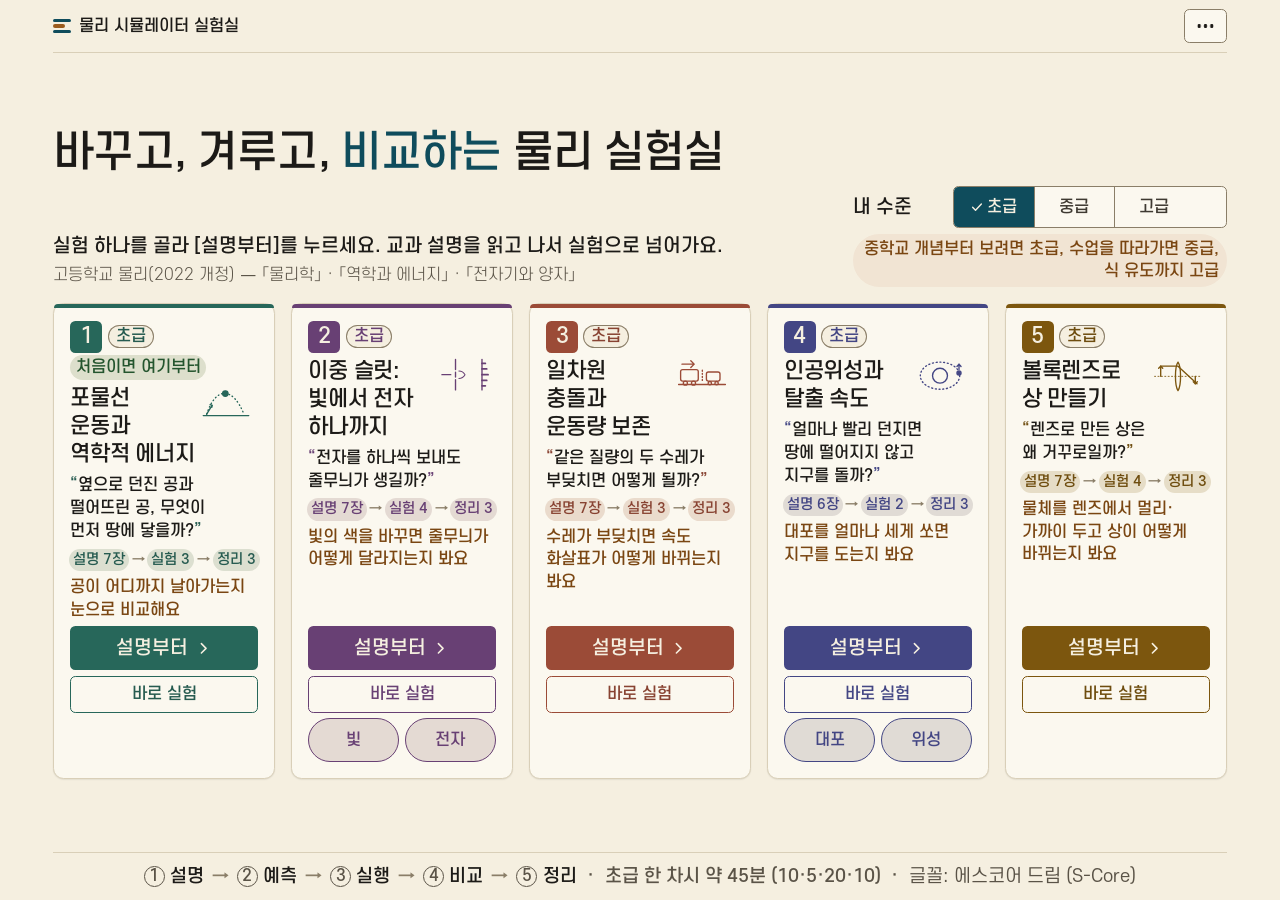
<file: index.html>
<!doctype html>
<html lang="ko">
<head>
  <meta charset="utf-8">
  <meta name="viewport" content="width=device-width, initial-scale=1, maximum-scale=1, user-scalable=no">
  <title>물리 시뮬레이터 실험실</title>
  <link rel="stylesheet" href="shared/fonts.css">
  <link rel="stylesheet" href="shared/tokens.css">
  <link rel="stylesheet" href="shared/base.css">
  <script src="shared/icons.js"></script>
  <style>
    /* 허브 표지 전용 (1920×1080, 단위 u) — R2: docs/개선/R2_계획.md §3 F */
    .hub { display: grid; grid-template-rows: calc(80 * var(--u)) auto minmax(0, 1fr) calc(72 * var(--u)); padding: 0 calc(80 * var(--u)); }
    .hub-nav { display: flex; align-items: center; justify-content: space-between; border-bottom: 1px solid var(--color-line); }
    .hub-nav .menu__name { font-size: var(--fs-meta); color: var(--color-ink); }
    .hub-nav__right { position: relative; display: flex; gap: var(--space-2); }
    .hub-nav__right .btn { min-height: calc(52 * var(--u)); padding: 0 var(--space-4); font-size: var(--fs-meta); border-width: calc(2 * var(--u)); }
    .hub-keys {
      position: absolute; right: 0; top: calc(100% + var(--space-2)); z-index: 20; width: calc(560 * var(--u));
      display: grid; grid-template-columns: auto 1fr; gap: var(--space-2) var(--space-4); align-items: baseline;
      padding: var(--space-5); border-radius: var(--radius-lg);
      background: var(--color-paper-raised); border: 1px solid var(--color-line-strong); box-shadow: var(--shadow-lg);
      font: var(--font-weight-medium) var(--fs-meta)/1.4 var(--font-sans);
    }
    .hub-keys[hidden] { display: none; }
    @media (pointer: coarse) { .hub-keys__btn { display: none !important; } }
    .hub-head { padding: calc(28 * var(--u)) 0 calc(24 * var(--u)); display: grid; gap: var(--space-3); }
    .hub-title { font: var(--font-weight-black) calc(64 * var(--u))/1.15 var(--font-serif); letter-spacing: -0.02em; word-break: keep-all; }
    .hub-title span { color: var(--color-primary); }
    .hub-sub { font: var(--font-weight-medium) var(--fs-body)/1.5 var(--font-sans); color: var(--color-ink); word-break: keep-all; }
    .hub-sub small { display: block; margin-top: var(--space-1); font-size: var(--fs-meta); font-weight: var(--font-weight-light); color: var(--color-ink-muted); }   /* R4: 24u · 300 */
    .cards { display: grid; grid-template-columns: repeat(5, minmax(0, 1fr)); align-items: center; gap: calc(24 * var(--u)); min-height: 0; padding-bottom: calc(24 * var(--u)); }
    .card {
      position: relative; display: flex; flex-direction: column; gap: var(--space-3);
      min-height: 0; height: 100%; max-height: calc(700 * var(--u));   /* R4 마무리: 16:9 는 칸(≈686u)을 그대로 채우고, 세로가 긴 화면은 700u 에서 멈춰 가운데 (카드 속 빈 공간 방지) */
      padding: calc(26 * var(--u)) var(--space-5) var(--space-5);
      border-radius: var(--radius-lg);
      background: var(--color-paper-raised);
      border: 1px solid var(--color-line);
      box-shadow: var(--shadow-sm);
      transition: border-color var(--dur-fast) var(--dur-ease), transform var(--dur-fast) var(--dur-ease), box-shadow var(--dur-fast) var(--dur-ease);
    }
    .card::before { content: ""; position: absolute; left: 0; right: 0; top: 0; height: calc(6 * var(--u)); border-radius: var(--radius-lg) var(--radius-lg) 0 0; background: var(--sim); }
    html:not(.cursor-hidden) .card:hover, .card:focus-within { border-color: var(--sim); box-shadow: var(--shadow-md); transform: translateY(calc(-3 * var(--u))); }
    .card__top { align-self: stretch; display: flex; align-items: center; gap: var(--space-2); flex-wrap: nowrap; min-height: calc(48 * var(--u)); }
    .card__key {
      display: grid; place-items: center; width: calc(48 * var(--u)); height: calc(48 * var(--u)); flex: none;
      border-radius: var(--radius-md); background: var(--sim); color: var(--color-paper);
      font: var(--font-weight-bold) var(--fs-h3)/1 var(--font-num);
    }
    /* 색약 보조: 번호 옆 모양 기호 ●▲■◆★ */
    .card__mark { display: inline-grid; place-items: center; width: calc(28 * var(--u)); height: calc(28 * var(--u)); font: var(--font-weight-black) calc(22 * var(--u))/1 var(--font-sans); color: var(--sim); }
    .card__first { margin-left: auto; padding: var(--space-1) var(--space-2); border-radius: var(--radius-pill); background: var(--color-ok-tint); color: var(--color-ok-text); font: var(--font-weight-bold) var(--fs-caption)/1.2 var(--font-sans); white-space: nowrap; }
    .card__title { font: var(--font-weight-bold) calc(32 * var(--u))/1.3 var(--font-serif); color: var(--color-ink); word-break: keep-all; min-height: calc(2 * 1.3 * 32 * var(--u)); text-wrap: balance; white-space: pre-line; }
    /* 가운데: 선화 아이콘 + 무엇을 하나요 2줄 + 순서·시간 */
    .card__mid { flex: 1 1 auto; min-height: 0; display: grid; align-content: start; justify-items: center; gap: var(--space-3); }
    .card__icon { width: calc(120 * var(--u)); height: calc(84 * var(--u)); color: var(--sim); }
    .card__icon svg { width: 100%; height: 100%; display: block; }
    .card__q { width: 100%; min-height: calc(3 * 1.45 * var(--fs-meta)); font: var(--font-weight-medium) var(--fs-meta)/1.45 var(--font-sans); color: var(--color-ink); word-break: keep-all; text-wrap: balance; }
    .card__q::before { content: "“"; color: var(--sim-text); font-weight: var(--font-weight-bold); }
    .card__q::after { content: "”"; color: var(--sim-text); font-weight: var(--font-weight-bold); }
    .card__what { width: 100%; display: grid; gap: calc(2 * var(--u)); font: var(--font-weight-medium) var(--fs-caption)/1.4 var(--font-sans); color: var(--color-ink-chip); word-break: keep-all; }
    .card__what b { font: var(--font-weight-bold) var(--fs-caption)/1.2 var(--font-sans); color: var(--sim-text); }
    .card__flow { width: 100%; font: var(--font-weight-semibold) var(--fs-caption)/1.3 var(--font-sans); color: var(--color-ink-chip); word-break: keep-all; }
    .card__subj { align-self: flex-start; padding: var(--space-1) var(--space-3); border-radius: var(--radius-pill); background: var(--sim-tint); color: var(--sim-text); font: var(--font-weight-semibold) var(--fs-caption)/1.3 var(--font-sans); word-break: keep-all; }
    .card__go { margin-top: auto; display: grid; gap: var(--space-2); }
    .card__open {
      display: flex; align-items: center; justify-content: center; gap: var(--space-3);
      min-height: var(--tap); border-radius: var(--radius-md);
      border: calc(3 * var(--u)) solid var(--sim); color: var(--color-paper); background: var(--sim);
      font: var(--font-weight-bold) var(--fs-body)/1 var(--font-sans);
    }
    .card__open .ico { width: calc(28 * var(--u)); height: calc(28 * var(--u)); margin-left: calc(-4 * var(--u)); }
    /* R7: [설명부터 ▸](주색) [바로 실험](윤곽) · 칩 '① 설명 N장 → ② 실험 5가지' · 읽은 장 점 */
    .card__open--sim { min-height: calc(56 * var(--u)); color: var(--sim-text); background: var(--color-paper-raised); border-width: calc(2 * var(--u)); font-weight: var(--font-weight-medium); font-size: var(--fs-meta); }
    html:not(.cursor-hidden) .card__open--sim:hover { background: var(--sim-tint); filter: none; }
    .card__steps { width: 100%; display: flex; flex-wrap: wrap; align-items: center; justify-content: center; gap: var(--space-1) var(--space-2); font: var(--font-weight-medium) var(--fs-caption)/1.3 var(--font-sans); color: var(--sim-text); }
    .card__steps span { padding: calc(4 * var(--u)) var(--space-2); border-radius: var(--radius-pill); background: var(--sim-tint); white-space: nowrap; }
    .card__steps i { font-style: normal; color: var(--color-line-strong); }
    .card__seen { display: flex; align-items: center; justify-content: center; gap: calc(6 * var(--u)); min-height: calc(24 * var(--u)); font: var(--font-weight-regular) var(--fs-caption)/1 var(--font-sans); color: var(--color-ink-muted); }
    .card__seen[hidden] { display: none; }
    /* R7: 카드 안 칸이 늘어 16:9 는 아이콘·간격을 줄인다(카드 5장 높이 같음) · 링크 줄은 있는 카드만 */
    .card { gap: var(--space-2); }
    .card__mid { gap: var(--space-2); }
    .card__icon { height: calc(56 * var(--u)); width: calc(96 * var(--u)); }
    .card__q { min-height: 0; }
    /* 링크 줄은 빈 카드도 같은 높이로 남겨 다섯 카드의 [설명부터][바로 실험] 바닥선을 맞춘다 (팀장 R7 마무리) */
    .card__go { gap: var(--space-2); }
    @media (orientation: portrait) and (min-width: 601px) { .cards { grid-auto-rows: 1fr; } }
    @media (orientation: landscape) { .card__icon { display: none; } }   /* 가로: 선화 아이콘 대신 설명→실험 칩 자리 */
    .card__steps { flex-wrap: nowrap; gap: var(--space-1); }
    .card__steps span { padding: calc(3 * var(--u)) calc(6 * var(--u)); }
    .card__seen i { width: calc(12 * var(--u)); height: calc(12 * var(--u)); min-width: 6px; min-height: 6px; border-radius: 50%; border: calc(2 * var(--u)) solid var(--sim); }
    .card__seen i.is-seen { background: var(--sim); }
    .card__links a .ico { width: 1em; height: 1em; margin-left: calc(2 * var(--u)); }
    .card__links { min-height: calc(44 * var(--u)); display: flex; flex-wrap: wrap; gap: 0 var(--space-4); justify-content: center; margin-top: 0; }
    .card__links a {
      display: inline-flex; align-items: center; min-height: calc(44 * var(--u));
      font: var(--font-weight-semibold) var(--fs-caption)/1.25 var(--font-sans); color: var(--sim-text);
      text-decoration: underline; text-underline-offset: calc(4 * var(--u)); word-break: keep-all;
    }
    html:not(.cursor-hidden) .card__open:hover { filter: brightness(0.92); }
    /* 성취기준 코드는 교사 모드(?teacher=1 · 오른쪽 위 [교사 모드])에서만 — R5: 칩 모양 */
    .card__std { display: none; justify-self: center; align-items: center; min-height: calc(34 * var(--u)); padding: 0 var(--space-3); border-radius: var(--radius-pill); background: var(--sim-tint); color: var(--sim-text); font: var(--font-weight-medium) var(--fs-caption)/1.2 var(--font-num); text-align: center; white-space: nowrap; }
    html.is-teacher .card__std { display: inline-flex; }
    /* R5: 교사 모드 토글 (켜면 모든 [열기]·보조 링크가 ?teacher=1) */
    .hub-teacher[aria-pressed="true"] { background: var(--color-primary-tint); border-color: var(--color-primary); color: var(--color-primary); }
    .hub-teacher .hub-teacher__state { font-weight: var(--font-weight-regular); color: var(--color-ink-muted); }
    /* R9: 우상단 [심플|자세히] 는 없앴다 — 제목 아래 '내 수준 [초급|중급|고급]' 한 줄. 고르면 5장 카드의 숫자·[열기]·갈래 링크가 ?level= 로 바뀐다 */
    .hub-nav__right { align-items: center; }
    .hub-nav__right .hub-teacher, .hub-nav__right .hub-keys__btn { min-height: calc(64 * var(--u)); }
    .hub-subrow { display: flex; align-items: flex-end; justify-content: space-between; flex-wrap: wrap; gap: var(--space-2) var(--space-6); }
    .hub-subrow .hub-sub { flex: 1 1 calc(600 * var(--u)); min-width: 0; }
    .hub-levelrow { flex: 0 1 auto; display: grid; grid-template-columns: auto auto; justify-content: end; align-items: center; gap: var(--space-2) var(--space-3); }
    .hub-levelrow .hub-level__hint { grid-column: 1 / -1; justify-self: end; max-width: calc(560 * var(--u)); text-align: right; }
    .hub-levelrow__lab { font: var(--font-weight-bold) var(--fs-body)/1 var(--font-sans); color: var(--color-ink); }
    .hub-level { height: calc(64 * var(--u)); }
    .hub-level .mode-seg__opt { min-width: calc(120 * var(--u)); font-size: var(--fs-meta); }
    .hub-level__hint { font: var(--font-weight-medium) var(--fs-meta)/1.4 var(--font-sans); color: var(--color-copper-text); background: var(--color-copper-tint); padding: calc(6 * var(--u)) var(--space-3); border-radius: var(--radius-pill); word-break: keep-all; }
    .hub-level__hint[hidden] { display: none; }
    /* 카드: 단계 칩(늘 보임, 단원만 다르게 골랐으면 .is-own) · 초급 한 줄 */
    .card__level { padding: calc(3 * var(--u)) var(--space-3); border-radius: var(--radius-pill); background: var(--color-paper); color: var(--sim-text); font: var(--font-weight-medium) var(--fs-caption)/1.2 var(--font-sans); white-space: nowrap; box-shadow: inset 0 0 0 1px var(--color-line-strong); }
    .card__level.is-own { background: var(--color-copper-tint); color: var(--color-copper-text); box-shadow: inset 0 0 0 1px var(--color-copper); }
    .card__easy { display: none; width: 100%; font: var(--font-weight-medium) var(--fs-caption)/1.4 var(--font-sans); color: var(--color-copper-text); word-break: keep-all; }
    html[data-level="basic"] .card__easy { display: block; }
    html[data-level="basic"] .card__what { display: none; }   /* 초급 한 줄이 '무엇을 하나요' 를 대신한다(카드 높이 그대로) */
    .hub-time { white-space: nowrap; }
    .card__go { margin-top: auto; }   /* R9: 초급 한 줄 길이가 달라도 [설명부터] 줄은 카드 바닥에 맞춘다 */
    .hub-toast { position: fixed; left: 50%; bottom: calc(48 * var(--u)); transform: translateX(-50%); z-index: 20; max-width: 90vw; padding: var(--space-3) var(--space-5); border-radius: var(--radius-pill); background: var(--color-ink); color: var(--color-paper); font: var(--font-weight-medium) var(--fs-meta)/1.3 var(--font-sans); box-shadow: var(--shadow-lg); }
    .hub-toast[hidden] { display: none; }
    /* R6: 교사 모드 성취기준 칩이 카드 폭을 넘지 않게(두 코드면 두 줄) */
    .card__std { max-width: 100%; white-space: normal; padding-top: calc(3 * var(--u)); padding-bottom: calc(3 * var(--u)); }
    .card__go { min-width: 0; }
    /* R6(S10): 카드 2 보조 링크 = 44u 터치 칩 '빛 실험' '전자 실험' (다른 카드도 같은 높이의 빈 줄) */
    .card__links { gap: var(--space-2); align-items: center; flex-wrap: nowrap; }
    .card__links a.card__chip {
      flex: 0 1 auto; min-width: 0; white-space: nowrap;
      min-height: calc(44 * var(--u)); padding: 0 var(--space-2) 0 var(--space-3); gap: 0;
      border-radius: var(--radius-pill); border: calc(2 * var(--u)) solid var(--sim); background: var(--sim-tint);
      text-decoration: none; color: var(--sim-text); font-weight: var(--font-weight-medium);
    }
    html:not(.cursor-hidden) .card__links a.card__chip:hover { background: var(--color-paper-raised); }
    .hub-teacher[aria-pressed="true"] .hub-teacher__state { color: var(--color-primary); font-weight: var(--font-weight-bold); }

    /* R5: 가로 4:3 태블릿(1180×820·1024×768 — 16:9 보다 세로가 긴 가로 화면): 제목·카드를 가운데로 모으고
       제목 아래·카드 아래 여백은 24u. 남는 세로는 위(메뉴 아래)와 아래(바닥 줄 위)로 똑같이 나눈다. 16:9 는 이 규칙 밖 */
    @media (orientation: landscape) and (max-aspect-ratio: 17/10) {
      .hub { grid-template-rows: calc(80 * var(--u)) minmax(0, 1fr) auto auto minmax(0, 1fr) calc(72 * var(--u)); }
      .hub-nav { grid-row: 1; } .hub-head { grid-row: 3; padding-bottom: calc(24 * var(--u)); } .cards { grid-row: 4; } .hub-foot { grid-row: 6; }
      .cards { align-items: stretch; padding-bottom: calc(24 * var(--u)); }
      .card { height: auto; }
    }
    /* R5: 세로 태블릿(폭 601 이상): 카드 2열, 카드 높이는 내용만큼, 넘치면 카드 칸 안에서 스크롤 */
    @media (orientation: portrait) and (min-width: 601px) {
      /* R6(S10): 카드 칸 높이를 고정하지 않고 페이지가 스크롤 — 5번 카드 [열기] 가 잘리거나 푸터와 겹치지 않게. 푸터는 흐름 안 */
      html, body { height: auto; min-height: 100%; overflow-x: hidden; overflow-y: auto; }
      .app { height: auto; min-height: 100vh; overflow: visible; }
      .slide.hub { height: auto; min-height: 100vh; overflow: visible; }
      .hub { padding: 0 calc(40 * var(--u)); grid-template-rows: calc(88 * var(--u)) auto auto auto; }
      .hub-title { font-size: calc(60 * var(--u)); }
      .cards { grid-template-columns: repeat(2, minmax(0, 1fr)); grid-auto-rows: max-content; align-items: stretch; align-content: start; overflow: visible; padding: calc(8 * var(--u)) calc(4 * var(--u)) calc(32 * var(--u)); }
      .card { height: auto; max-height: none; }
      .card__q { min-height: 0; }
      .hub-foot { flex-wrap: wrap; gap: var(--space-1) var(--space-4); padding: calc(20 * var(--u)) 0 calc(28 * var(--u)); }
      .hub-nav__right { gap: var(--space-2); }
      .hub-mode .mode-seg__opt { min-width: calc(110 * var(--u)); padding: 0 var(--space-3); }
    }
    .hub-foot { display: flex; align-items: center; justify-content: center; gap: var(--space-4); border-top: 1px solid var(--color-line); font: var(--font-weight-semibold) var(--fs-meta)/1.4 var(--font-sans); color: var(--color-ink-muted); }
    .hub-foot__credit { font-weight: var(--font-weight-regular); }
    .flow { display: flex; align-items: center; gap: var(--space-3); }
    .flow b { display: inline-flex; align-items: center; gap: var(--space-2); color: var(--color-ink); }
    .flow i { font-style: normal; color: var(--color-line-strong); }
    .flow .circ { font-size: var(--fs-caption); color: var(--color-ink-muted); }
    /* R7-2(S14): 머리줄 [심플|자세히] + ⋯ (교사 모드·키보드 안내 팝오버) */
    .hub-more { position: relative; min-width: calc(64 * var(--u)); min-height: calc(64 * var(--u)); padding: 0 var(--space-3); gap: var(--space-2); }
    .hub-more__dots { width: calc(28 * var(--u)); height: calc(28 * var(--u)); background: radial-gradient(circle, currentColor 18%, transparent 20%) 0 50% / 33.3% 100% repeat-x; }
    .hub-more__on { padding: 2px var(--space-2); border-radius: var(--radius-pill); background: var(--color-primary-tint); color: var(--color-primary); font: var(--font-weight-medium) var(--fs-caption)/1.2 var(--font-sans); }
    .hub-more__on[hidden] { display: none; }
    .hub-more[aria-expanded="true"] { background: var(--color-primary-tint); border-color: var(--color-primary); }
    .hub-pop {
      position: absolute; right: 0; top: calc(100% + var(--space-2)); z-index: 20; width: calc(600 * var(--u)); min-width: 300px;
      display: grid; gap: var(--space-3); padding: var(--space-4) var(--space-5); border-radius: var(--radius-lg);
      background: var(--color-paper-raised); border: 1px solid var(--color-line-strong); box-shadow: var(--shadow-lg);
    }
    .hub-pop[hidden] { display: none; }
    .hub-pop .hub-teacher { justify-content: space-between; min-height: calc(64 * var(--u)); font-size: var(--fs-meta); }
    .hub-pop__t { font: var(--font-weight-medium) var(--fs-caption)/1.2 var(--font-sans); color: var(--color-ink-muted); padding-top: var(--space-2); border-top: 1px solid var(--color-line); }
    .hub-pop .hub-keys { position: static; width: auto; padding: 0; border: 0; box-shadow: none; background: none; }
    /* R7-3(S9): 예전 [바로 실험][▾] 분할 단추·갈래 메뉴(card__split·card__splitbtn·card__menu) 삭제 — 갈래는 .card__forks 칩 줄 */
    .card__links { display: none; }
    .card__mid { grid-template-columns: minmax(0, 1fr); }
    /* R7-3(S9): 흐름 칩 한 줄 고정 · 제목 옆 대표 선화(가로) · 갈래 칩 줄 36u(5장 자리 예약) · 분할 단추 없음 */
    .card__steps { flex-wrap: nowrap; white-space: nowrap; gap: calc(4 * var(--u)); font-size: max(12px, calc(21 * var(--u))); }
    .card__steps span { padding: calc(3 * var(--u)) calc(6 * var(--u)); }
    .card__head { align-self: stretch; display: block; flex: none; }
    .card__head::after { content: ""; display: block; clear: both; }
    .card__icon--head { float: right; width: calc(96 * var(--u)); height: calc(56 * var(--u)); margin: calc(-4 * var(--u)) 0 0 var(--space-2); }
    .card > * { flex-shrink: 0; }
    .card > .card__mid { flex-shrink: 1; min-height: 0; }
    @media (orientation: landscape) { .card__icon--head { display: block; } }
    @media (orientation: portrait) { .card__icon--head { display: none; } }
    .card__forks { min-height: max(36px, calc(36 * var(--u))); display: flex; align-items: center; justify-content: center; gap: var(--space-1); }
    .card__fork {
      display: inline-flex; align-items: center; justify-content: center; min-height: max(36px, calc(36 * var(--u))); min-width: max(44px, calc(72 * var(--u)));
      padding: 0 var(--space-3); border-radius: var(--radius-pill); color: var(--sim-text); text-decoration: underline; text-underline-offset: calc(4 * var(--u));
      font: var(--font-weight-medium) var(--fs-caption)/1.2 var(--font-sans);
    }
    html:not(.cursor-hidden) .card__fork:hover, .card__fork:focus-visible { background: var(--sim-tint); }
    .card__forksep { font-style: normal; color: var(--color-line-strong); }
    /* R8(H1): 가로 4:3 태블릿(1024·1180)에서 카드는 내용만큼 자란다 — 질문·'무엇을 하나요'가 겹치지 않게 */
    .cards { align-items: stretch; grid-auto-rows: 1fr; }
    @media (orientation: landscape) and (max-aspect-ratio: 17/10) {
      .card { height: auto; max-height: none; }
      .card > .card__mid { flex-shrink: 0; min-height: auto; overflow: visible; }
      .card__q { -webkit-line-clamp: 3; line-clamp: 3; display: -webkit-box; -webkit-box-orient: vertical; overflow: hidden; }
    }
    @media (max-width: 1100px) { .card__q { font-size: max(14px, calc(22 * var(--u))); } .card__title { font-size: calc(30 * var(--u)); } }
    /* R8 총괄: 16:9 에서도 가운데(질문·무엇을 하나요)는 내용보다 줄지 않는다 — 제목이 세 줄인 1번 카드에서 질문이 '무엇을 하나요'를 덮던 것 */
    .card > .card__mid { flex-shrink: 0; }
    .card__q { min-height: auto; }
    .card__go { margin-top: auto; }
    .card__steps { flex-wrap: nowrap; white-space: nowrap; }
    /* '처음이면 여기부터' 는 제목과 분리된 윗줄 */
    .card__top { flex-wrap: wrap; row-gap: var(--space-1); }
    .card__first { margin-left: 0; flex-basis: auto; }
    /* 갈래(빛|전자, 대포|위성) = 44px 이상 보조 버튼 둘, 갈래 없는 카드도 같은 높이의 빈 줄 */
    .card__forks { min-height: max(44px, calc(56 * var(--u))); gap: var(--space-2); }
    .card__fork {
      flex: 1 1 0; min-height: max(44px, calc(56 * var(--u))); text-decoration: none;
      border: calc(2 * var(--u)) solid var(--sim); background: var(--sim-tint); font-size: var(--fs-meta); font-weight: var(--font-weight-medium);
    }
    .card__forksep { display: none; }
    .hub-foot { font-size: calc(var(--fs-meta) * 1.12); }
    /* 820 세로: 5번 카드는 두 열 전체 폭 */
    @media (orientation: portrait) and (min-width: 601px) { .card:nth-child(5):last-child { grid-column: 1 / -1; } }
  </style>
</head>
<body>
  <div class="app">
    <div class="slide hub">
      <nav class="hub-nav" aria-label="표지 메뉴">
        <span class="menu__brand">
          <span class="brand-mark" aria-hidden="true"><i></i><i></i><i></i></span>
          <span class="menu__name">물리 시뮬레이터 실험실</span>
        </span>
        <span class="hub-nav__right">
          <!-- R7-2(S14): 키보드 안내·교사 모드는 ⋯ 팝오버 안으로 (R9: 단계는 제목 아래 '내 수준' 줄) -->
          <button class="btn btn--outline hub-more" type="button" id="moreBtn" aria-haspopup="true" aria-expanded="false" aria-controls="hubPop" aria-label="그 밖의 기능 — 교사 모드·키보드 안내" title="교사 모드 · 키보드 안내"><span class="hub-more__dots" aria-hidden="true"></span><span class="hub-more__on" id="teacherDot" hidden>교사</span></button>
          <span class="hub-pop" id="hubPop" hidden role="group" aria-label="그 밖의 기능">
            <button class="btn btn--outline hub-teacher" type="button" id="teacherBtn" aria-pressed="false" title="켜면 실험이 교사 모드(손들기 수·수업 안내·성취기준·정리 정답 공개)로 열려요">교사 모드 <span class="hub-teacher__state">끔</span></button>
            <span class="hub-pop__t hub-keys__btn">키보드 조작 안내</span>
            <span class="hub-keys hub-keys__btn" id="keys" role="note">
              <kbd>1</kbd><span>~ <kbd>5</kbd> 카드 바로 열기</span>
              <kbd>← →</kbd><span>카드 고르기 · <kbd>Enter</kbd> 열기</span>
              <kbd>F</kbd><span>전체 화면</span>
              <kbd>M</kbd><span>단계 바꾸기 (초급→중급→고급)</span>
              <kbd>Esc</kbd><span>실험 화면에서 두 번 누르면 이 화면으로</span>
            </span>
          </span>
        </span>
      </nav>

      <header class="hub-head">
        <h1 class="hub-title">바꾸고, 겨루고, <span>비교하는</span> 물리 실험실</h1>
        <div class="hub-subrow">
        <p class="hub-sub">실험 하나를 골라 [설명부터]를 누르세요. 교과 설명을 읽고 나서 실험으로 넘어가요.
          <small>고등학교 물리(2022 개정) — 「물리학」 · 「역학과 에너지」 · 「전자기와 양자」</small></p>
        <p class="hub-levelrow">
          <span class="hub-levelrow__lab" id="levelLab">내 수준</span>
          <span class="mode-seg hub-level" id="levelSeg" role="group" aria-labelledby="levelLab" title="열 실험을 어느 단계로 볼까요 (키 M)">
            <button class="mode-seg__opt" type="button" data-level="basic" aria-pressed="false" title="초급 — 중학교 수준 · 쉬운 말로 관찰하고 비교해요">초급</button>
            <button class="mode-seg__opt" type="button" data-level="mid" aria-pressed="false" title="중급 — 고등학교 기본 · 핵심 식까지">중급</button>
            <button class="mode-seg__opt" type="button" data-level="adv" aria-pressed="false" title="고급 — 식 유도 · 한계 조건 · 정량 비교">고급</button>
          </span>
          <span class="hub-level__hint" id="levelHint" hidden>중학교 개념부터 보려면 초급, 수업을 따라가면 중급, 식 유도까지 고급</span>
        </p>
        </div>
      </header>

      <main class="cards" id="cards" aria-label="실험 5가지"></main>

      <div class="hub-toast" id="hubToast" role="status" aria-live="polite" hidden></div>
      <footer class="hub-foot">
        <span class="flow" aria-label="모든 실험의 순서: 설명, 예측, 실행, 비교, 정리"><b><span class="circ" aria-hidden="true">1</span> 설명</b><i>→</i><b><span class="circ" aria-hidden="true">2</span> 예측</b><i>→</i><b><span class="circ" aria-hidden="true">3</span> 실행</b><i>→</i><b><span class="circ" aria-hidden="true">4</span> 비교</b><i>→</i><b><span class="circ" aria-hidden="true">5</span> 정리</b></span>
        <span aria-hidden="true">·</span><span class="hub-time" id="hubTime" title="설명 5분 · 예측 10분 · 실험 20분 · 정리 10분">한 차시 약 45분 (5·10·20·10)</span>
        <span aria-hidden="true">·</span><span class="hub-foot__credit">글꼴: 에스코어 드림 (S-Core)</span>
      </footer>
    </div>
  </div>

  <script>
  (function () {
    'use strict';
    // 카드 정보: docs/04_팀장결정서.md §1-1·§4, docs/개선/R2_계획.md F (성취기준은 결정서에 확인된 것만, 교사 모드에서만 보임)
    // 아이콘: 선화(stroke=currentColor) — 시뮬레이터 식별색으로 그려진다
    var ICON = {
      projectile: '<svg viewBox="0 0 150 110" fill="none" stroke="currentColor" stroke-width="4" stroke-linecap="round" stroke-linejoin="round"><path d="M8 96h134"/><path d="M18 92 C 45 10, 95 10, 128 92" stroke-dasharray="2 9"/><circle cx="73" cy="31" r="8" fill="currentColor"/><path d="M18 92l16-26" /><path d="M28 64l6 2 -1 6"/></svg>',
      slit: '<svg viewBox="0 0 150 110" fill="none" stroke="currentColor" stroke-width="4" stroke-linecap="round"><path d="M10 55h26"/><path d="M50 10v30M50 48v14M50 70v30"/><path d="M60 44c10 0 14 4 18 11M60 66c10 0 14-4 18-11" stroke-width="3"/><path d="M128 10v90"/><path d="M128 22h10M128 38h14M128 55h18M128 72h14M128 88h10" stroke-width="5"/></svg>',
      collision: '<svg viewBox="0 0 150 110" fill="none" stroke="currentColor" stroke-width="4" stroke-linecap="round" stroke-linejoin="round"><path d="M6 84h138"/><rect x="12" y="40" width="52" height="34" rx="6"/><rect x="88" y="47" width="40" height="27" rx="6"/><circle cx="26" cy="80" r="6"/><circle cx="50" cy="80" r="6"/><circle cx="98" cy="80" r="5"/><circle cx="118" cy="80" r="5"/><path d="M16 24h36M42 14l10 10-10 10"/><path d="M76 42v32" stroke-dasharray="3 6"/></svg>',
      orbit: '<svg viewBox="0 0 150 110" fill="none" stroke="currentColor" stroke-width="4" stroke-linecap="round"><circle cx="75" cy="58" r="22"/><ellipse cx="75" cy="58" rx="58" ry="40" stroke-dasharray="3 8"/><circle cx="131" cy="50" r="6" fill="currentColor"/><path d="M131 40v-16M131 24l-6 7M131 24l6 7"/></svg>',
      lens: '<svg viewBox="0 0 150 110" fill="none" stroke="currentColor" stroke-width="4" stroke-linecap="round" stroke-linejoin="round"><path d="M6 60h138" stroke-dasharray="3 7" stroke-width="2.5"/><path d="M75 18c10 14 10 70 0 84c-10-14-10-70 0-84z"/><path d="M24 60V30"/><path d="M18 36l6-6 6 6"/><path d="M24 30l51 0 56 52" /><path d="M126 60v22"/><path d="M120 76l6 6 6-6"/></svg>'
    };
    var SIMS = [
      { slug: 'projectile-energy', icon: 'projectile', title: '포물선 운동과 역학적 에너지', subj: '역학과 에너지',
        q: '옆으로 던진 공과 떨어뜨린 공, 무엇이 먼저 땅에 닿을까?', what: '속력·각도를 바꿔 던지고 거리를 비교해요', std: '[12역학01-02]', chapters: 9, cards: 5,
        easy: '공이 어디까지 날아가는지 눈으로 비교해요',
        levels: { basic: { chapters: 7, cards: 3, quiz: '3' }, mid: { chapters: 9, cards: 5, quiz: '3' }, adv: { chapters: 11, cards: 6, quiz: '3+' } } },
      { slug: 'double-slit-quantum', icon: 'slit', title: '이중 슬릿: 빛에서 전자 하나까지', subj: '물리학 · 전자기와 양자',
        q: '전자를 하나씩 보내도 줄무늬가 생길까?', what: '파장·틈 간격을 바꿔 무늬 간격을 재요', std: '[12물리03-01] [12전자03-01]', chapters: 11, cards: 5,
        easy: '빛의 색을 바꾸면 줄무늬가 어떻게 달라지는지 봐요',
        levels: { basic: { chapters: 7, cards: 4, quiz: '3' }, mid: { chapters: 11, cards: 5, quiz: '3' }, adv: { chapters: 13, cards: 7, quiz: '3+' } },
        sub: [{ mode: 'physics', label: '빛', full: '빛으로 줄무늬 재기' }, { mode: 'quantum', label: '전자', full: '전자 하나씩 보내기' }] },
      { slug: 'collision-momentum', icon: 'collision', title: '일차원 충돌과 운동량 보존', subj: '물리학',
        q: '같은 질량의 두 수레가 부딪치면 어떻게 될까?', what: '두 수레를 부딪쳐 운동량·힘을 비교해요', std: '[12물리01-03]', chapters: 9, cards: 6,
        easy: '수레가 부딪치면 속도 화살표가 어떻게 바뀌는지 봐요',
        levels: { basic: { chapters: 7, cards: 3, quiz: '3' }, mid: { chapters: 9, cards: 6, quiz: '3' }, adv: { chapters: 11, cards: 7, quiz: '3+' } } },
      { slug: 'orbit-gravity', icon: 'orbit', title: '인공위성과\n탈출 속도', subj: '역학과 에너지',
        q: '얼마나 빨리 던지면 땅에 떨어지지 않고 지구를 돌까?', what: '발사 속력을 높여 궤도·탈출을 찾아요', std: '[12역학01-03·04·05]', mode: 'cannon', chapters: 11, cards: 5,
        easy: '대포를 얼마나 세게 쏘면 지구를 도는지 봐요',
        levels: { basic: { chapters: 6, cards: 2, quiz: '3' }, mid: { chapters: 10, cards: 4, quiz: '3' }, adv: { chapters: 12, cards: 5, quiz: '3+' } },
        sub: [{ mode: 'cannon', label: '대포', full: '대포로 궤도 찾기' }, { mode: 'sat', label: '위성', full: '높이별 위성 속력' }] },
      { slug: 'convex-lens', icon: 'lens', title: '볼록렌즈로\n상 만들기', subj: '물리학',
        q: '렌즈로 만든 상은 왜 거꾸로일까?', what: '물체를 옮겨 선명한 상의 위치를 찾아요', std: '[12물리03-02]', chapters: 11, cards: 5,
        easy: '물체를 렌즈에서 멀리·가까이 두고 상이 어떻게 바뀌는지 봐요',
        levels: { basic: { chapters: 7, cards: 4, quiz: '3' }, mid: { chapters: 10, cards: 5, quiz: '3' }, adv: { chapters: 12, cards: 7, quiz: '3+' } } }
    ];
    /** R7: 설명 읽은 장 수 (시뮬레이터 lesson.js 가 저장한 physsim.lesson.<slug>.seen — 없으면 null) */
    function seenCount(slug) {
      try { var v = localStorage.getItem('physsim.lesson.' + slug + '.seen'); if (!v) return null; var a = JSON.parse(v); return Array.isArray(a) ? a.length : null; } catch (err) { return null; }
    }
    function el(tag, cls, text) { var e = document.createElement(tag); if (cls) e.className = cls; if (text !== undefined) e.textContent = text; return e; }
    var box = document.getElementById('cards');
    var openLinks = [];
    var cardRefs = [];
    var openMenu = null;
    function closeMenus() {
      if (openMenu) { openMenu.menu.hidden = true; openMenu.btn.setAttribute('aria-expanded', 'false'); openMenu = null; }
    }
    function toggleMenu(menu, btn) {
      var was = openMenu && openMenu.menu === menu;
      closeMenus();
      if (was) return;
      menu.hidden = false; btn.setAttribute('aria-expanded', 'true'); openMenu = { menu: menu, btn: btn };
      var first = menu.querySelector('a, button'); if (first) setTimeout(function () { first.focus(); }, 0);
    }
    SIMS.forEach(function (s, i) {
      var base = 'sims/' + s.slug + '/index.html';
      var card = el('article', 'card');
      card.setAttribute('data-sim', s.slug);
      var top = el('div', 'card__top');
      top.appendChild(el('span', 'card__key num', String(i + 1)));
      if (i === 0) top.appendChild(el('span', 'card__first', '처음이면 여기부터'));
      card.appendChild(top);
      // R7-3(S9): 제목 + 대표 선화(가로에서도 — 제목 오른쪽 96×56u)
      var head = el('div', 'card__head');
      var ich = el('div', 'card__icon card__icon--head'); ich.setAttribute('aria-hidden', 'true'); ich.innerHTML = ICON[s.icon];
      head.appendChild(ich);   // float: 제목 첫 줄 오른쪽(제목 글은 아이콘 아래로 흘러 줄 수가 늘지 않게)
      head.appendChild(el('h2', 'card__title', s.title));
      card.appendChild(head);
      var mid = el('div', 'card__mid');
      var ic = el('div', 'card__icon'); ic.setAttribute('aria-hidden', 'true'); ic.innerHTML = ICON[s.icon];
      mid.appendChild(ic);
      mid.appendChild(el('p', 'card__q', s.q));
      var what = el('p', 'card__what');
      what.appendChild(el('b', null, '무엇을 하나요'));
      what.appendChild(el('span', null, s.what));
      mid.appendChild(what);
      // R7: 설명 → 실험 흐름 칩 + 읽은 장 점(저장이 있을 때만) — R9: 숫자는 단계(refreshCard)에 따라 바뀐다
      var steps = el('p', 'card__steps');
      steps.title = '한 차시 약 45분';
      mid.appendChild(steps);
      var seen = el('p', 'card__seen');
      mid.appendChild(seen);
      // R9: 초급 한 줄(초급일 때만 보임)
      var easy = el('p', 'card__easy', s.easy || ''); mid.appendChild(easy);
      // R9: 단계 칩(늘 보임)
      var lvChip = el('span', 'card__level', ''); top.insertBefore(lvChip, top.children[1] || null);
      cardRefs.push({ s: s, steps: steps, seen: seen, chip: lvChip });
      card.appendChild(mid);
      var go = el('div', 'card__go');
      // R7: [설명부터 ▸](주색, ?view=explain) [바로 실험](윤곽선, ?view=sim) — 이중 슬릿은 아래 작은 칩 2개로 모드 바로 가기
      var mq = s.mode ? '&mode=' + s.mode : '';
      var a = el('a', 'card__open', '설명부터');
      a.insertAdjacentHTML('beforeend', SimIcons.html('chev-right'));   // R4: ▸ → SVG 아이콘 (shared/icons.js)
      a.setAttribute('data-base', base + '?view=explain' + mq);   // R6: 쿼리 조립 전 기본 주소 (buildQuery 가 view·mode 를 그대로 둔다)
      a.setAttribute('data-slug', s.slug);
      a.href = a.getAttribute('data-base');
      a.setAttribute('aria-label', (i + 1) + '번 ' + s.title.replace(/\n/g, ' ') + ' — 교과 설명부터 열기');
      go.appendChild(a);
      openLinks.push(a);
      var a2 = el('a', 'card__open card__open--sim', '바로 실험');
      a2.setAttribute('data-base', base + '?view=sim' + mq); a2.setAttribute('data-slug', s.slug);
      a2.href = a2.getAttribute('data-base');
      a2.setAttribute('aria-label', (i + 1) + '번 ' + s.title.replace(/\n/g, ' ') + ' — 설명 없이 바로 실험');
      // R7-3(S9): [바로 실험] 은 5장 모두 한 단추. 갈래(슬릿 '빛 | 전자', 궤도 '대포 | 위성')는 아래 칩 줄 — 다섯 카드 모두 같은 높이로 자리 예약
      go.appendChild(a2);
      var forks = el('div', 'card__forks');
      if (s.sub) {
        forks.setAttribute('role', 'group'); forks.setAttribute('aria-label', '갈래 골라 바로 실험');
        s.sub.forEach(function (m, k) {
          if (k) forks.appendChild(el('i', 'card__forksep', '|'));
          var l = el('a', 'card__fork', m.label);
          l.setAttribute('data-base', base + '?view=sim&mode=' + m.mode); l.setAttribute('data-slug', s.slug);
          l.href = l.getAttribute('data-base');
          l.title = m.full + ' — 바로 실험';
          l.setAttribute('aria-label', (i + 1) + '번 ' + s.title.replace(/\n/g, ' ') + ' — ' + m.full + '로 바로 실험');
          forks.appendChild(l);
        });
      } else forks.setAttribute('aria-hidden', 'true');
      go.appendChild(forks);
      var std = el('span', 'card__std', s.std); std.title = s.subj; go.appendChild(std);
      card.appendChild(go);
      card.addEventListener('click', function (e) {
        if (e.target.closest('a') || e.target.closest('button')) return;
        location.href = openLinks[i].href;   // R5: 교사 모드면 href 에 ?teacher=1 이 이미 붙어 있다
      });
      card.style.cursor = 'pointer';
      box.appendChild(card);
    });

    // R7-2(S14): ⋯ 팝오버(교사 모드 · 키보드 안내) / 카드 갈래 메뉴 — 하나만 열림, Esc·바깥 누르기로 닫힘
    var moreBtn = document.getElementById('moreBtn'), hubPop = document.getElementById('hubPop');
    moreBtn.addEventListener('click', function (e) { e.stopPropagation(); toggleMenu(hubPop, moreBtn); if (e.detail > 0) moreBtn.blur(); });
    document.addEventListener('pointerdown', function (e) { if (openMenu && !openMenu.menu.contains(e.target) && !openMenu.btn.contains(e.target)) closeMenus(); });

    // R5 교사 모드 + R9 단계(초급·중급·고급) — 두 선택을 합쳐 모든 [열기]·보조 링크의 쿼리를 다시 만든다(buildQuery).
    //   교사: html.is-teacher(성취기준 칩) + ?teacher=1, 저장 'hub.teacher'. URL ?teacher=1 이면 켜진 채
    //   단계 해석 순서(설계서 §1-3, shared/sim.js 와 같은 순서): ?level= > ?simple= > physsim.level > physsim.mode('simple'→초급, 'full'→중급) > 초급
    //   허브에서 고르면 physsim.level 저장 + 단원별로 골랐던 physsim.level.<slug> 는 모두 지운다(토스트). physsim.mode 는 읽기만 한다.
    //   ?keep=0 이면 어떤 키에도 저장하지 않는다(교사 시연 링크) — 열리는 시뮬레이터 링크에도 keep=0 이 붙는다
    var teacherBtn = document.getElementById('teacherBtn');
    var levelSeg = document.getElementById('levelSeg'), levelHint = document.getElementById('levelHint'), hubToast = document.getElementById('hubToast'), hubTime = document.getElementById('hubTime');
    var LV = ['basic', 'mid', 'adv'], LV_LABEL = { basic: '초급', mid: '중급', adv: '고급' };
    var LV_TIME = { basic: [10, 5, 20, 10], mid: [5, 10, 20, 10], adv: [5, 5, 25, 10] };   // 설명·예측·실험·정리(분)
    var state = { teacher: false, level: 'basic', src: 'default', keep: false };
    function lvOf(x) { x = String(x == null ? '' : x).toLowerCase(); if (x === '1') return 'basic'; if (x === '2') return 'mid'; if (x === '3') return 'adv'; return LV.indexOf(x) >= 0 ? x : null; }
    function lsGet(k) { try { return localStorage.getItem(k); } catch (err) { return null; } }
    function lsSet(k, v) { try { localStorage.setItem(k, v); } catch (err) { /* 저장 안 돼도 이번에는 적용 */ } }
    function readLevel() {
      var m = /[?&]level=([^&#]*)/.exec(location.search);
      if (m && lvOf(m[1])) return { level: lvOf(m[1]), src: 'url' };
      var sq = /[?&]simple=([01])\b/.exec(location.search);
      if (sq) return { level: sq[1] === '1' ? 'basic' : 'mid', src: 'url' };
      var g = lvOf(lsGet('physsim.level'));
      if (g) return { level: g, src: 'saved' };
      var md = lsGet('physsim.mode');
      if (md === 'simple') return { level: 'basic', src: 'saved' };
      if (md === 'full') return { level: 'mid', src: 'saved' };
      return { level: 'basic', src: 'default' };
    }
    /** 이 단원만 따로 고른 단계(없으면 null) — URL 로 단계를 정해 열었거나 keep=0 이면 쓰지 않는다 */
    function ownLevel(slug) { return state.src === 'url' || state.keep ? null : lvOf(lsGet('physsim.level.' + slug)); }
    function effLevel(slug) { return ownLevel(slug) || state.level; }
    function buildQuery(base, o, lv) {
      var parts = base.split('#'), u = parts[0], q = '', i = u.indexOf('?');
      if (i >= 0) { q = u.slice(i + 1); u = u.slice(0, i); }
      var ps = q ? q.split('&').filter(function (x) { return x && !/^(teacher|simple|level|keep)=/.test(x); }) : [];
      ps.push('level=' + (lv || o.level));
      if (o.keep) ps.push('keep=0');
      if (o.teacher) ps.push('teacher=1');
      return u + '?' + ps.join('&') + (parts.length > 1 ? '#' + parts[1] : '');
    }
    function applyLinks() {
      var as = box.querySelectorAll('a[data-base]');
      for (var k = 0; k < as.length; k++) as[k].setAttribute('href', buildQuery(as[k].getAttribute('data-base'), state, effLevel(as[k].getAttribute('data-slug'))));
    }
    /** 카드 하나: 단계 칩 · 숫자 칩('설명 7장 → 실험 3 → 정리 3') · 읽은 장 점(그 단계의 장 수 기준) */
    function refreshCards() {
      cardRefs.forEach(function (r) {
        var s = r.s, lv = effLevel(s.slug), L = (s.levels && s.levels[lv]) || { chapters: s.chapters, cards: s.cards, quiz: '3' };
        var own = ownLevel(s.slug), isOwn = !!own && own !== state.level;
        r.chip.textContent = LV_LABEL[lv]; r.chip.className = 'card__level' + (isOwn ? ' is-own' : '');
        r.chip.title = isOwn ? '이 단원만 ' + LV_LABEL[lv] + '으로 골랐어요 (위 [내 수준]을 누르면 모두 바뀌어요)' : LV_LABEL[lv] + ' 단계로 열려요';
        r.steps.textContent = '';
        r.steps.appendChild(el('span', null, '설명 ' + L.chapters + '장')); r.steps.appendChild(el('i', null, '→')); r.steps.appendChild(el('span', null, '실험 ' + L.cards)); r.steps.appendChild(el('i', null, '→')); r.steps.appendChild(el('span', null, '정리 ' + L.quiz));
        r.steps.setAttribute('aria-label', LV_LABEL[lv] + ' — 설명 ' + L.chapters + '장을 읽고 실험 ' + L.cards + '가지, 정리 ' + L.quiz + '문항');
        var seenN = seenCount(s.slug);
        r.seen.textContent = ''; r.seen.hidden = seenN === null;
        if (seenN !== null) {
          r.seen.appendChild(document.createTextNode('읽은 장 ' + Math.min(seenN, L.chapters) + '/' + L.chapters + ' '));
          for (var k = 0; k < L.chapters; k++) { var d = el('i'); if (k < seenN) d.className = 'is-seen'; d.setAttribute('aria-hidden', 'true'); r.seen.appendChild(d); }
        }
      });
    }
    function toast(msg) {
      hubToast.textContent = msg; hubToast.hidden = false;
      clearTimeout(toast._t); toast._t = setTimeout(function () { hubToast.hidden = true; }, 3500);
    }
    function setTeacher(on, save) {
      state.teacher = !!on;
      document.documentElement.classList.toggle('is-teacher', state.teacher);
      teacherBtn.setAttribute('aria-pressed', String(state.teacher));
      teacherBtn.lastChild.textContent = state.teacher ? '켬' : '끔';
      document.getElementById('teacherDot').hidden = !state.teacher;   // ⋯ 단추에 '교사' 표시
      applyLinks();
      if (save) lsSet('hub.teacher', state.teacher ? '1' : '0');
    }
    function setLevel(lv, save) {
      lv = lvOf(lv) || 'basic';
      state.level = lv;
      var de = document.documentElement;
      de.setAttribute('data-level', lv); de.classList.toggle('is-simple', lv === 'basic');
      var bs = levelSeg.querySelectorAll('.mode-seg__opt');
      for (var k = 0; k < bs.length; k++) bs[k].setAttribute('aria-pressed', String(bs[k].getAttribute('data-level') === lv));
      var t = LV_TIME[lv];
      hubTime.textContent = LV_LABEL[lv] + ' 한 차시 약 45분 (' + t.join('·') + ')';
      hubTime.title = '설명 ' + t[0] + '분 · 예측 ' + t[1] + '분 · 실험 ' + t[2] + '분 · 정리 ' + t[3] + '분 (' + LV_LABEL[lv] + ' 권장)';
      if (save) {
        state.src = 'saved';
        if (!state.keep) {
          var gone = 0;
          try {
            for (var n = localStorage.length - 1; n >= 0; n--) {
              var key = localStorage.key(n);
              if (key && key.indexOf('physsim.level.') === 0) { localStorage.removeItem(key); gone++; }
            }
          } catch (err) { /* 무시 */ }
          lsSet('physsim.level', lv);
          if (gone) toast('단원별로 골랐던 ' + gone + '개도 함께 바꿨어요');
        }
        levelHint.hidden = true;
      }
      applyLinks(); refreshCards();
    }
    teacherBtn.addEventListener('click', function (e) {
      setTeacher(!state.teacher, true);
      if (e.detail > 0) teacherBtn.blur();
    });
    Array.prototype.forEach.call(levelSeg.querySelectorAll('.mode-seg__opt'), function (b) {
      b.addEventListener('click', function (e) { setLevel(b.getAttribute('data-level'), true); if (e.detail > 0) b.blur(); });
    });
    var teacherOn = /[?&]teacher=1\b/.test(location.search);
    if (!teacherOn) teacherOn = lsGet('hub.teacher') === '1';
    var rl = readLevel();
    state.src = rl.src; state.keep = /[?&]keep=0\b/.test(location.search);
    setTeacher(teacherOn, false);
    setLevel(rl.level, false);
    levelHint.hidden = !(rl.src === 'default' && !state.keep);   // 첫 방문(저장값·주소 없음)에만 한 줄 안내

    document.addEventListener('keydown', function (e) {
      if (e.ctrlKey || e.metaKey || e.altKey) return;
      var m = /^(?:Digit|Numpad)([1-5])$/.exec(e.code);
      if (m) { e.preventDefault(); location.href = openLinks[+m[1] - 1].href; return; }
      if (e.code === 'Escape') { if (openMenu) { var ob = openMenu.btn; closeMenus(); ob.focus(); } return; }
      if (openMenu && (e.code === 'ArrowDown' || e.code === 'ArrowUp')) {
        e.preventDefault();
        var items = Array.prototype.slice.call(openMenu.menu.querySelectorAll('a, button')), ix = items.indexOf(document.activeElement);
        var nx = e.code === 'ArrowDown' ? Math.min(items.length - 1, ix + 1) : Math.max(0, ix - 1);
        if (items[nx]) items[nx].focus();
        return;
      }
      if (e.code === 'KeyM' && !e.repeat) { e.preventDefault(); setLevel(LV[(LV.indexOf(state.level) + 1) % 3], true); return; }   // R9: 초급 → 중급 → 고급 순환
      if (e.code === 'KeyF' && !e.repeat) {
        e.preventDefault();
        var d = document, r = d.documentElement;
        try {
          if (!(d.fullscreenElement || d.webkitFullscreenElement)) (r.requestFullscreen || r.webkitRequestFullscreen).call(r);
          else (d.exitFullscreen || d.webkitExitFullscreen).call(d);
        } catch (err) { /* 지원 안 함 */ }
        return;
      }
      if (e.code === 'ArrowRight' || e.code === 'ArrowLeft' || e.code === 'PageDown' || e.code === 'PageUp') {
        e.preventDefault();
        var cur = openLinks.indexOf(document.activeElement);
        if (cur < 0) { var c = document.activeElement && document.activeElement.closest && document.activeElement.closest('.card'); if (c) cur = Array.prototype.indexOf.call(box.children, c); }
        var dir = (e.code === 'ArrowRight' || e.code === 'PageDown') ? 1 : -1;
        var next = cur < 0 ? (dir > 0 ? 0 : openLinks.length - 1) : (cur + dir + openLinks.length) % openLinks.length;
        openLinks[next].focus();
      }
    });

    var html = document.documentElement, t = 0;
    function show() { html.classList.remove('cursor-hidden'); clearTimeout(t); t = setTimeout(function () { html.classList.add('cursor-hidden'); }, 3000); }
    document.addEventListener('mousemove', show, { passive: true });
    show();
    document.addEventListener('gesturestart', function (e) { e.preventDefault(); });
  })();
  </script>
</body>
</html>
</file>
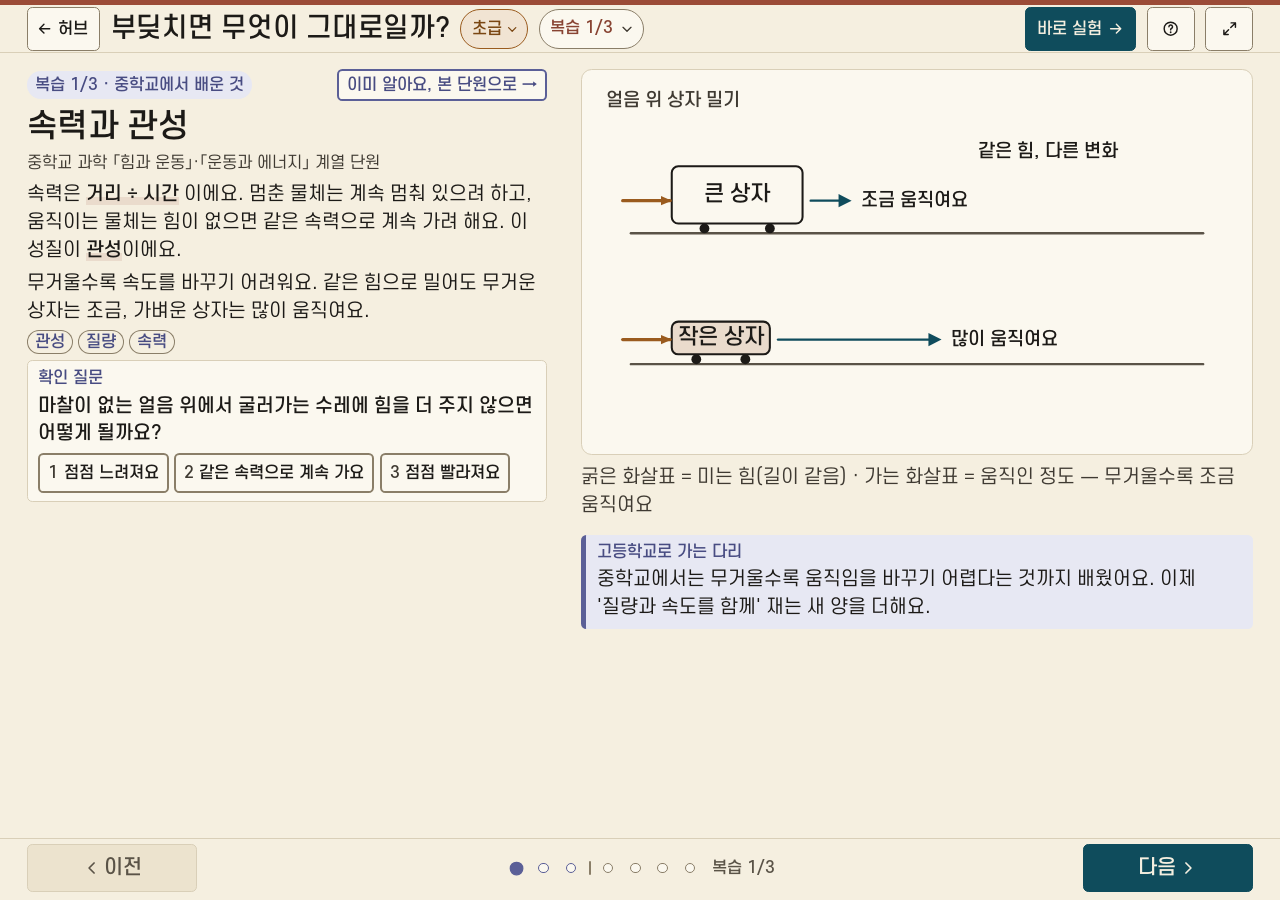
<file: sims/collision-momentum/index.html>
<!doctype html>
<!--
  물리 시뮬레이터 실험실 — 일차원 충돌과 운동량 보존 (collision-momentum)
  성취기준 [12물리01-03] (연계 [12물리01-05]) · 명세 docs/04_팀장결정서.md §4-3 · 공통 틀 docs/SIMKIT.md
  file:// 로 더블클릭해서 열 수 있다 (일반 <script>, fetch·module·CDN 없음).
-->
<html lang="ko">
<head>
  <meta charset="utf-8">
  <meta name="viewport" content="width=device-width, initial-scale=1, maximum-scale=1, user-scalable=no">
  <title>일차원 충돌과 운동량 보존 — 물리 시뮬레이터 실험실</title>
  <link rel="stylesheet" href="../../shared/fonts.css">
  <link rel="stylesheet" href="../../shared/tokens.css">
  <link rel="stylesheet" href="../../shared/base.css">
  <link rel="stylesheet" href="../../shared/shell.css">
  <link rel="stylesheet" href="collision-momentum.css">
</head>
<body data-sim="collision-momentum">
  <div id="sim-root"></div>
  <script src="../../shared/icons.js"></script>
  <script src="../../shared/sim.js"></script>
  <script src="../../shared/diagram.js"></script>
  <script src="../../shared/lesson.js"></script>
  <script src="collision-momentum.js"></script>
  <script src="lesson.js"></script>
</body>
</html>
</file>
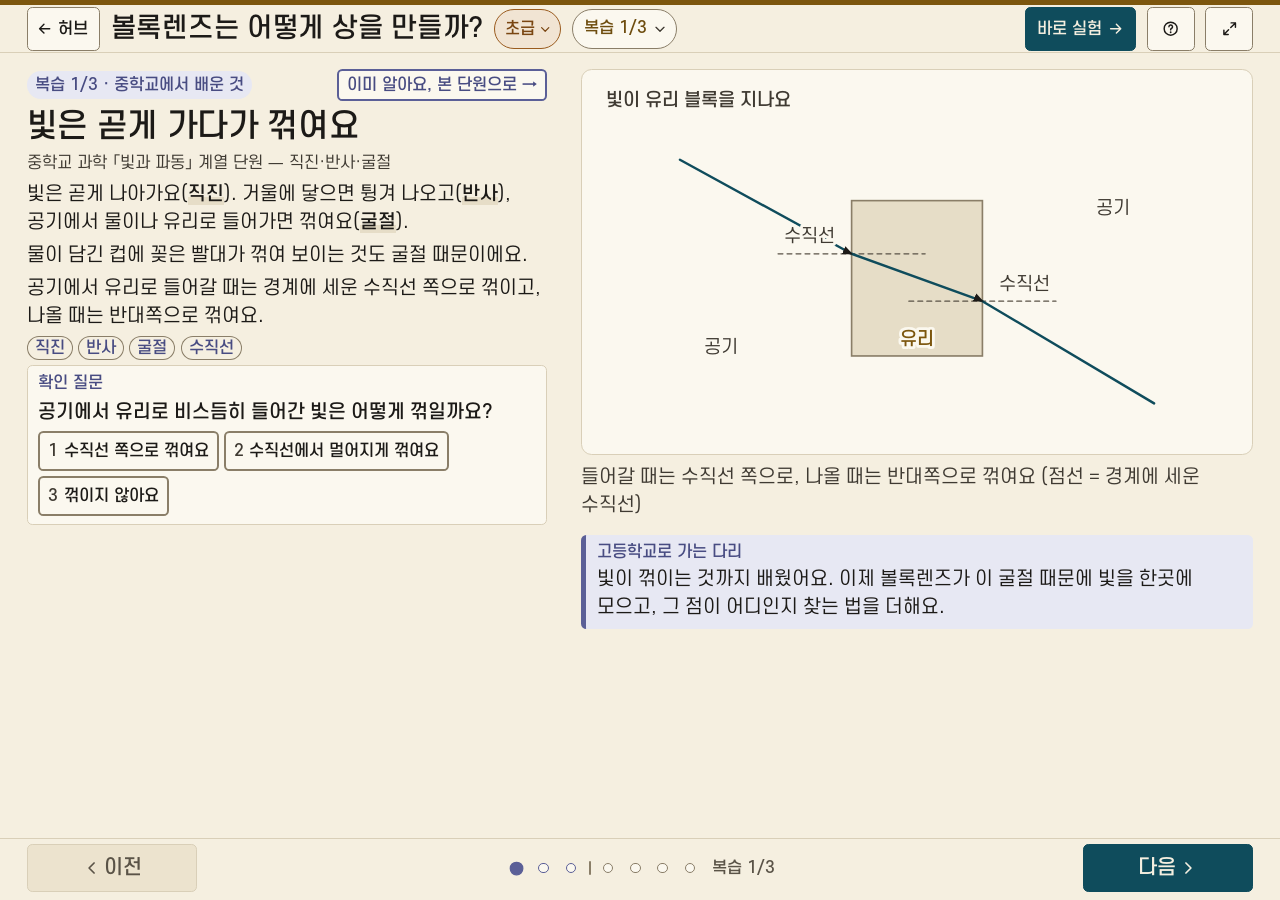
<file: sims/convex-lens/index.html>
<!doctype html>
<!--
  볼록렌즈로 상 만들기 (convex-lens) — 물리 시뮬레이터 실험실
  성취기준 [12물리03-02] · 물리학 (3) 빛과 물질
  공통 틀: ../../shared/ (SimKit) · 설명서: docs/SIMKIT.md · 명세: docs/04_팀장결정서.md §4-5
  인터넷 없이 file:// 로 더블클릭해서 연다 (일반 <script> 만 사용).
-->
<html lang="ko">
<head>
  <meta charset="utf-8">
  <meta name="viewport" content="width=device-width, initial-scale=1, maximum-scale=1, user-scalable=no">
  <title>볼록렌즈로 상 만들기 — 물리 시뮬레이터 실험실</title>
  <link rel="stylesheet" href="../../shared/fonts.css">
  <link rel="stylesheet" href="../../shared/tokens.css">
  <link rel="stylesheet" href="../../shared/base.css">
  <link rel="stylesheet" href="../../shared/shell.css">
  <link rel="stylesheet" href="convex-lens.css">
</head>
<body data-sim="convex-lens">
  <div id="sim-root"></div>
  <script src="../../shared/icons.js"></script>
  <script src="../../shared/sim.js"></script>
  <script src="../../shared/diagram.js"></script>
  <script src="../../shared/lesson.js"></script>
  <script src="sim.js"></script>
  <script src="lesson.js"></script>
</body>
</html>
</file>
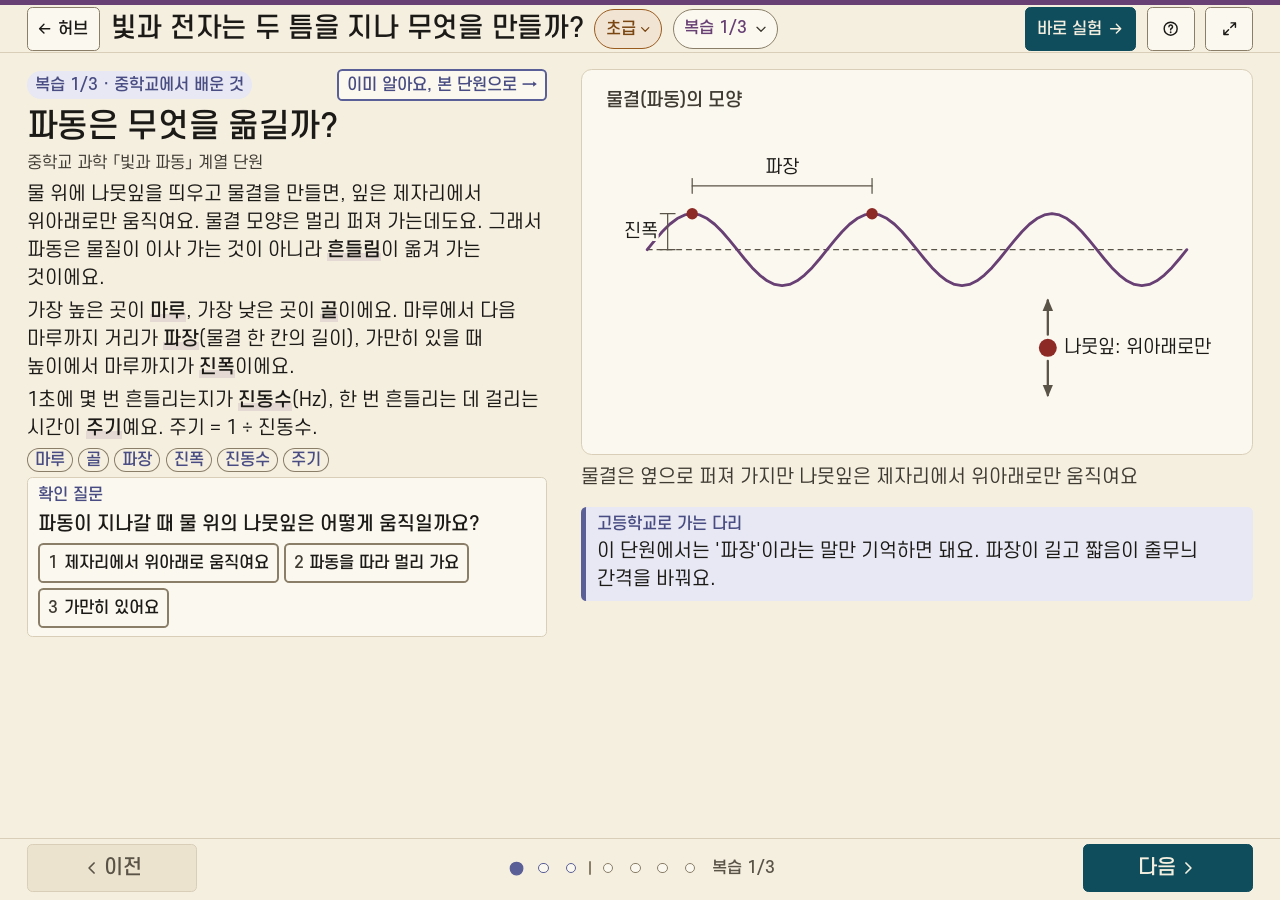
<file: sims/double-slit-quantum/index.html>
<!doctype html>
<!--
  이중 슬릿: 빛에서 전자 하나까지 (double-slit-quantum)
  물리 시뮬레이터 실험실 · 공통 틀 SimKit (docs/SIMKIT.md) · 명세 docs/04_팀장결정서.md §4-2
  인터넷 없이 file:// 로 열린다 (일반 <script>, fetch·module·CDN 없음).
-->
<html lang="ko">
<head>
  <meta charset="utf-8">
  <meta name="viewport" content="width=device-width, initial-scale=1, maximum-scale=1, user-scalable=no">
  <title>이중 슬릿: 빛에서 전자 하나까지 — 물리 시뮬레이터 실험실</title>
  <link rel="stylesheet" href="../../shared/fonts.css">
  <link rel="stylesheet" href="../../shared/tokens.css">
  <link rel="stylesheet" href="../../shared/base.css">
  <link rel="stylesheet" href="../../shared/shell.css">
  <link rel="stylesheet" href="double-slit-quantum.css">
</head>
<body data-sim="double-slit-quantum">
  <div id="sim-root"></div>
  <script src="../../shared/icons.js"></script>
  <script src="../../shared/sim.js"></script>
  <script src="../../shared/diagram.js"></script>
  <script src="../../shared/lesson.js"></script>
  <script src="double-slit-quantum.js"></script>
  <script src="lesson.js"></script>
</body>
</html>
</file>
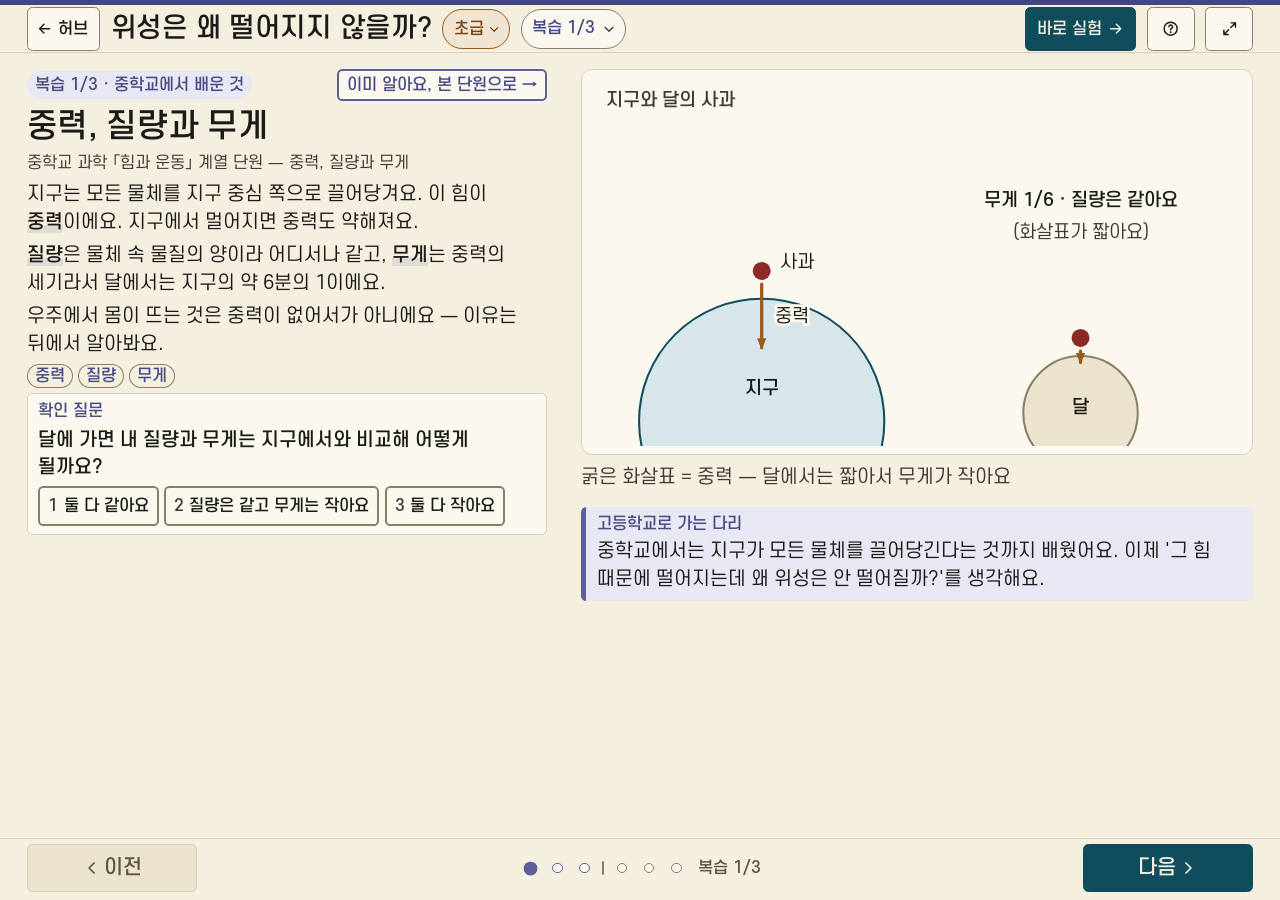
<file: sims/orbit-gravity/index.html>
<!doctype html>
<!--
  물리 시뮬레이터 실험실 — 인공위성과 탈출 속도 (orbit-gravity)
  역학과 에너지 (1) 시공간과 운동 · [12역학01-03] [12역학01-04] [12역학01-05]
  모드 3가지: 뉴턴의 대포 / 원궤도 위성 / 케플러 자료
  공통 틀: ../../shared/ (docs/SIMKIT.md) · 이 시뮬레이터 코드: sim.js · 추가 스타일: orbit-gravity.css
  file:// 로 더블클릭해서 열어도 동작한다(모듈·fetch·CDN 없음).
-->
<html lang="ko">
<head>
  <meta charset="utf-8">
  <meta name="viewport" content="width=device-width, initial-scale=1, maximum-scale=1, user-scalable=no">
  <title>인공위성과 탈출 속도 — 물리 시뮬레이터 실험실</title>
  <link rel="stylesheet" href="../../shared/fonts.css">
  <link rel="stylesheet" href="../../shared/tokens.css">
  <link rel="stylesheet" href="../../shared/base.css">
  <link rel="stylesheet" href="../../shared/shell.css">
  <link rel="stylesheet" href="orbit-gravity.css">
</head>
<body data-sim="orbit-gravity">
  <div id="sim-root"></div>
  <script src="../../shared/icons.js"></script>
  <script src="../../shared/sim.js"></script>
  <script src="../../shared/diagram.js"></script>
  <script src="../../shared/lesson.js"></script>
  <script src="sim.js"></script>
  <script src="lesson.js"></script>
</body>
</html>
</file>
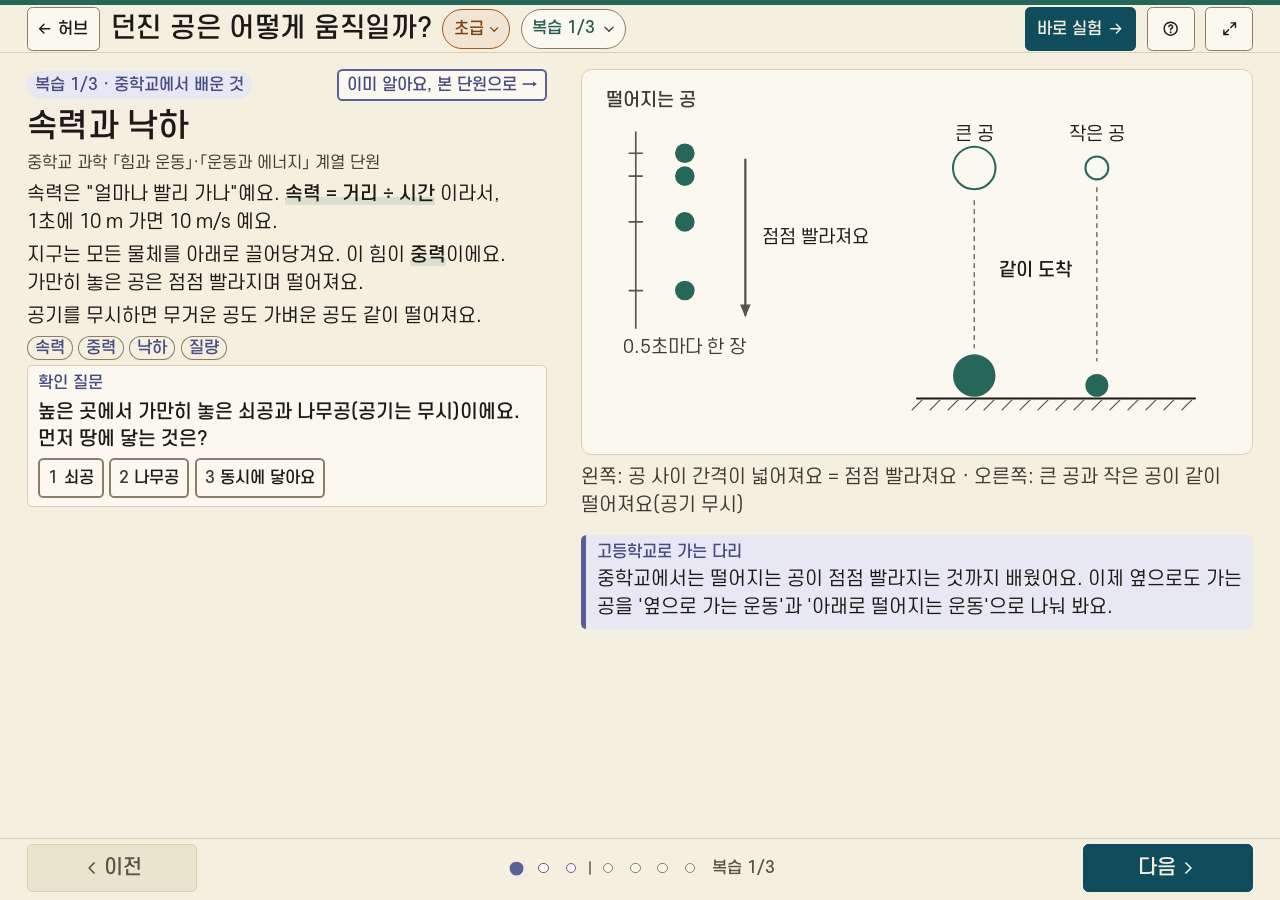
<file: sims/projectile-energy/index.html>
<!doctype html>
<!--
  포물선 운동과 역학적 에너지 (projectile-energy) — 물리 시뮬레이터 실험실
  역학과 에너지 (1) 시공간과 운동 · [12역학01-02] · 연계 [12물리01-04]
  file:// 로 더블클릭해서 열 수 있다 (일반 <script> 만, 인터넷 필요 없음).
  파일: pe-physics.js (물리 계산, node 로 검산 가능) · sim.js (화면·조작) · projectile-energy.css (전용 스타일)
-->
<html lang="ko">
<head>
  <meta charset="utf-8">
  <meta name="viewport" content="width=device-width, initial-scale=1, maximum-scale=1, user-scalable=no">
  <title>포물선 운동과 역학적 에너지 — 물리 시뮬레이터 실험실</title>
  <link rel="stylesheet" href="../../shared/fonts.css">
  <link rel="stylesheet" href="../../shared/tokens.css">
  <link rel="stylesheet" href="../../shared/base.css">
  <link rel="stylesheet" href="../../shared/shell.css">
  <link rel="stylesheet" href="projectile-energy.css">
</head>
<body data-sim="projectile-energy">
  <div id="sim-root"></div>
  <script src="../../shared/icons.js"></script>
  <script src="../../shared/sim.js"></script>
  <script src="../../shared/diagram.js"></script>
  <script src="../../shared/lesson.js"></script>
  <script src="pe-physics.js"></script>
  <script src="sim.js"></script>
  <script src="lesson.js"></script>
</body>
</html>
</file>
<file: shared/fonts.css>
/* =====================================================================
   물리 시뮬레이터 실험실 — 글꼴 (모두 로컬 파일, 인터넷 불필요, file:// 동작)
   R4 (2026-10-28): 사이트 전체 글꼴 = 에스코어 드림 (S-Core Dream) 3·4·5
     - SCDream3.otf  Light   → font-weight 300  (보조 글, 24u 이상만)
     - SCDream4.otf  Regular → font-weight 400  (본문 기본)
     - SCDream5.otf  Medium  → font-weight 500  (제목·버튼·숫자·강조 — 이보다 굵은 굵기는 쓰지 않는다)
   (주)에스코어 무료 배포 글꼴. 라이선스 원문: fonts/LICENSE_SCDream.txt
   라이선스 조건: 공식 OTF 원본 그대로 쓴다 — woff/woff2 변환·subset·글꼴 이름 수정 금지.
   물리 기호(이탤릭 세리프)는 글꼴 파일 없이 시스템 세리프(--font-math, tokens.css)로 그린다.
   ===================================================================== */

@font-face {
  font-family: 'S-Core Dream';
  font-weight: 300;
  font-style: normal;
  font-display: swap;
  src: url('fonts/SCDream3.otf') format('opentype');
}
@font-face {
  font-family: 'S-Core Dream';
  font-weight: 400;
  font-style: normal;
  font-display: swap;
  src: url('fonts/SCDream4.otf') format('opentype');
}
@font-face {
  font-family: 'S-Core Dream';
  font-weight: 500;
  font-style: normal;
  font-display: swap;
  src: url('fonts/SCDream5.otf') format('opentype');
}
</file>
<file: shared/tokens.css>
/* =====================================================================
   물리 시뮬레이터 실험실 — 디자인 토큰 (공통 틀, 2026-10-28)
   근거: docs/04_팀장결정서.md §2 · 레퍼런스 32_프랑스혁명-수업사이트/src/styles/tokens.css
   사용법: docs/SIMKIT.md

   규칙
   - 모든 크기는 "1920×1080 기준 px 숫자 × var(--u)" 로 쓴다.
       예) font-size: calc(30 * var(--u));  padding: var(--space-5);
   - px 를 직접 쓰는 것은 1px 선(hairline)뿐이다.
   - 색은 반드시 --color-* 이름으로만 쓴다(컴포넌트·sim.js 에 16진수 직접 금지).
     Canvas 에서는 SimKit.color('--color-primary') 로 읽는다.
   - 레퍼런스의 navy / red / period / highlight / bar 토큰은 쓰지 않는다.
   - color-mix() 금지(구형 브라우저 file:// 대비) — tint 는 아래 고정 16진수.

   불러오는 순서: fonts.css → tokens.css → base.css → shell.css → sim.js

   대비(WCAG 2.x 공식, node 로 재계산 2026-10-28, 바탕 paper #F5EFE0 기준)
     ink 15.1 · ink-muted 6.6 · line-strong 3.5(UI) · focus 3.7(UI)
     primary 8.3 (tint 위 7.4, paper 글자 on primary 8.3) · copper 4.7 · copper-text 6.8 (tint 위 6.2)
     q-energy-k 5.2 · q-energy-p 3.3(면·선 전용, 글자는 -text 5.2) · q-energy-heat 5.2
     ok 5.6 · warn 7.3 · rec-3 7.3
     식별색(R1 채도 −20%) on paper: projectile 5.8 · slit 7.1 · collision 5.3 · orbit 7.5 · lens 5.7
     식별색 on 자기 tint: projectile 4.5 · collision 4.4 · lens 4.4 → tint 위 글자는 반드시 -text
       (-text on tint: projectile 5.8 · collision 5.4 · lens 5.7 · slit 5.9 · orbit 6.2)
   ===================================================================== */

:root {
  /* ---------- 0. 비례 단위 --------------------------------------------- */
  /* 1920×1080 화면에서 1px. 1280×720 → 0.667px. 하한 없음(통째로 줄어듦). */
  --u: min(calc(100vw / 1920), calc(100vh / 1080));
  /* R4: 세로 여유(px 길이값). 16:9 보다 세로가 긴 화면(4:3 태블릿 등)에서만 0 보다 크다 — 아래 @media.
     실험 화면·오른쪽 칸이 이만큼 길어지고, 하단 띠·막대는 이만큼 아래로 내려간다(shell.css). */
  --extra: 0px;
  --extra-max: calc(440 * var(--u));   /* 무대 최대 1080+440 = 1520u */
  --design-w: 1920;
  --design-h: 1080;

  /* ---------- 1. 색: 바탕·글자·선 (레퍼런스 그대로) -------------------- */
  --color-paper:        #F5EFE0; /* 화면 바탕 · 레터박스 */
  --color-paper-raised: #FBF8EF; /* 카드·버튼·입력칸·실험 화면 바탕 */
  --color-paper-sunk:   #ECE3CE; /* 조절 패널·표 머리·라벨 칩 */
  --color-paper-scrim:  rgb(245 239 224 / 0.88); /* 실험 화면 위 반투명 판(예측 카드 뒤) */
  --color-paper-glass:  rgb(245 239 224 / 0.85); /* 진행 알약 */

  --color-ink:          #1C1A17; /* 본문·제목 (15.1:1) */
  --color-ink-muted:    #5A5347; /* 보조 글 (6.6:1, sunk 위 6.0:1) — R1: 팀장 계획 §2-3 */
  --color-ink-inverse:  #FFFFFF;

  --color-line:         #D9CFB8; /* 장식 구분선·카드 테두리 */
  --color-line-strong:  #8A7E68; /* 눈금선·의미 있는 테두리 (3.5:1) */
  --color-grid:         #E6DCC6; /* 실험 화면·그래프 모눈 (장식) */

  --color-focus:         #B26B00; /* 키보드 포커스 (3.7:1) — 선택(청록)과 구분 */
  --color-focus-on-dark: #FFD27A;

  /* ---------- 2. 색: 포인트 '실험실 노트' (청록 잉크 + 구리 기구) ------- */
  --color-primary:        #0F4C5C; /* 선택·현재 단계·주 버튼·속도 화살표 (8.3:1) */
  --color-primary-dark:   #0A3542; /* 주 버튼 마우스 올림 */
  --color-primary-tint:   #D6E6EA; /* 눌린 버튼·선택 카드 바탕·표 머리·'즉시' 꼬리표 */
  --color-primary-text:   #0F4C5C;

  --color-copper:         #9A5B1E; /* 면·선·힘/가속도 화살표 (4.7:1) */
  --color-copper-text:    #7A4612; /* 구리색 글자 (6.8:1) */
  --color-copper-tint:    #F1E4D3; /* 안내 칩·'다시 시작' 꼬리표 바탕 */

  /* R9: '중학교에서 배운 것'(복습 장) 표시색 — 청록·구리와 다른 남보라 */
  --color-review:         #5B5F97;
  --color-review-text:    #484C82;
  --color-review-tint:    #E7E8F3;

  /* ---------- 3. 물리량 공통 색 (모든 시뮬레이터에서 같은 뜻) ----------- */
  --color-q-velocity:      var(--color-primary); /* 속도 화살표 */
  --color-q-force:         var(--color-copper);  /* 힘·가속도 화살표 */
  --color-q-energy-k:      #1F6F5F; /* 운동 에너지 */
  --color-q-energy-p:      #B07A00; /* 위치 에너지 (면·선 전용) */
  --color-q-energy-p-text: #8A5A00; /* 위치 에너지 글자 */
  --color-q-energy-heat:   #A8432A; /* 열·손실 */
  --color-q-energy-spring: #4B5FB5; /* R8(D1) 용수철에 저장된 탄성 E_p — 열(#A8432A 적갈) 과 색약에서도 구분(청보라), 점선 테두리와 함께 */
  --fs-canvas-min: 18px; /* R8(A12) 캔버스 글자 하한 — SK.fs 헬퍼가 읽음. ≥1600 은 아래 미디어쿼리 26px */
  --color-q-ghost:         rgb(28 26 23 / 0.35); /* 직전 실행 흐림 */

  /* ---------- 4. 기록 5회 = 색 + 선 모양 ------------------------------- */
  /* dash 는 SVG stroke-dasharray / Canvas setLineDash 숫자(u 단위). none = 실선 */
  --color-rec-1: #0F4C5C;  --dash-rec-1: none;       --width-rec-1: 4;  /* 실선 */
  --color-rec-2: #9A5B1E;  --dash-rec-2: 12 8;       --width-rec-2: 4;  /* 점선 */
  --color-rec-3: #6B3A7A;  --dash-rec-3: 20 8 4 8;   --width-rec-3: 4;  /* 쇄선 */
  --color-rec-4: #1F6F5F;  --dash-rec-4: 4 6;        --width-rec-4: 5;  /* 촘촘 점선 */
  --color-rec-5: #4E473C;  --dash-rec-5: none;       --width-rec-5: 2;  /* 가는 실선 */

  /* ---------- 5. 상태 ------------------------------------------------ */
  --color-ok:        #2E6B3A; /* 예측 맞음 (5.6:1) */
  --color-ok-tint:   #DDDFCC;
  --color-warn:      #8E2A26; /* 범위 밖 입력·'두 가지를 바꿨어요' (7.3:1) */
  --color-warn-tint: #E9D7CA;
  /* R2: 글자 전용 (tint 바탕 위에서도 7:1 이상) */
  --color-ok-text:   #24552E;
  --color-warn-text: #7A211E;
  /* R2: 모서리 칩·상태 칩 글자 (muted 보다 진하게) */
  --color-ink-chip:  #3F3A32;
  /* R2: 실험 화면 위 토스트(반투명 먹색) · 예측/모드 창 뒤 어둡기 0.25 */
  --color-toast:     rgb(28 26 23 / 0.86);
  --color-dim:       rgb(74 58 40 / 0.28);   /* R3: 차가운 회색 → 따뜻한 갈색 반투명 */
  /* R3: 캔버스 안 검은 면(슬릿·확대창 등) 전용 · 캔버스 라벨 뒤 종이 배경 */
  --color-canvas-dark:  #2A2521;
  --color-paper-label:  rgb(251 248 239 / 0.85);

  /* ---------- 6. 시뮬레이터 식별색 (허브 카드·제목 밑줄·성취기준 칩) ---- */
  /* tint = 식별색 12% + paper 88% (고정값). tint 위 글자는 -text 를 쓴다. */
  --color-sim-projectile:      #27675A; /* 숲 청록 — 포물선 (R1 채도 −20%) */
  --color-sim-projectile-tint: #DCDFD0;
  --color-sim-projectile-text: #265B50;
  --color-sim-slit:            #684074; /* 자주 — 이중 슬릿·양자 */
  --color-sim-slit-tint:       #E4DAD3;
  --color-sim-slit-text:       #684074;
  --color-sim-collision:       #9B4B37; /* 벽돌 주홍 — 충돌 */
  --color-sim-collision-tint:  #EADBCC;
  --color-sim-collision-text:  #884332;
  --color-sim-orbit:           #434684; /* 밤하늘 남보라 — 위성 */
  --color-sim-orbit-tint:      #E0DBD5;
  --color-sim-orbit-text:      #434684;
  --color-sim-lens:            #7C560E; /* 황동 — 렌즈 */
  --color-sim-lens-tint:       #E6DDC7;
  --color-sim-lens-text:       #6E4D0F;

  /* 지금 시뮬레이터 색 (아래 [data-sim] 에서 바뀜). 컴포넌트는 이것만 쓴다. */
  --sim:      var(--color-primary);
  --sim-tint: var(--color-primary-tint);
  --sim-text: var(--color-primary-text);

  /* ---------- 7. 글꼴 (R4: 에스코어 드림 3·4·5 — fonts.css) ------------- */
  --font-sans:  "S-Core Dream", "Malgun Gothic", "Apple SD Gothic Neo", system-ui, sans-serif;
  --font-serif: var(--font-sans);   /* R4: 제목·질문도 에스코어 500 (명조 제거). 이름은 예전 코드 호환용 */
  --font-num:   var(--font-sans);   /* R4: 에스코어는 같은 굵기 안에서 숫자 10개 폭이 같다(tnum 불필요) */
  /* R4: 물리 기호 전용 — 이탤릭 세리프(시스템 글꼴, 파일 없음). .var__sym · .sym · 캔버스 SK.text 의 $…$ */
  --font-math:  "Times New Roman", "Cambria", "Batang", "AppleMyungjo", serif;

  /* R4 굵기 규칙: 본문 400 · 24u 이상 보조 글 300 · 제목·버튼·숫자·강조 500. 500 보다 굵게 쓰지 않는다(위계는 크기·색) */
  --font-weight-light:    300;
  --font-weight-regular:  400;
  --font-weight-medium:   500;
  --font-weight-semibold: 500;   /* R4: 600 → 500 */
  --font-weight-bold:     500;   /* R4: 700 → 500 */
  --font-weight-black:    500;   /* R4: 900 → 500 */

  --font-lh-tight: 1.2;
  --font-lh-snug:  1.4;
  --font-lh-body:  1.6;
  --font-tracking-title: -0.01em;

  /* ---------- 8. 글자 크기 (괄호 = 1920 / 1280 화면 실제 px) ------------ */
  --fs-display: calc(96 * var(--u)); /* (96/64) 허브 제목 */
  --fs-meter:   calc(56 * var(--u)); /* (56/37) 계기판 큰 숫자 */
  --fs-h1:      calc(48 * var(--u)); /* (48/32) 예측 카드 질문·허브 부제 */
  --fs-title:   calc(40 * var(--u)); /* (40/27) 시뮬레이터 제목(명조) */
  --fs-h2:      calc(40 * var(--u));
  --fs-h3:      calc(32 * var(--u)); /* (32/21) 카드 제목·질문 판 */
  --fs-body-lg: calc(30 * var(--u));
  --fs-body:    max(18px, calc(28 * var(--u))); /* (28/19) 본문·버튼 — 본문 최소 */
  --fs-control: max(14px, calc(26 * var(--u))); /* (26/17) 변수 이름·탭 (R6 하한 14px — 1024 에서 13.9px) */
  --fs-meta:    max(16px, calc(24 * var(--u))); /* (24/16) 상태 줄·라벨·표 (R6 하한 13px — 1024 에서 12.8px, 1280 이상은 변화 없음) */
  --fs-caption: max(16px, calc(24 * var(--u))); /* (24/16) 꼬리표·눈금·축 글자 최소값 (R2 20→22, R6 22→24 · 하한 13px). 캔버스 글자는 22u 이상 */
  --fs-task:    calc(28 * var(--u)); /* (28/19) R2 '지금 할 일' 문장 (굵게) */

  /* R2: 손가락으로 누르는 최소 크기 (1280 에서 44px) — ± 버튼·✕·접기·칩 토글·허브 버튼 */
  --tap: calc(66 * var(--u));

  /* R2: 색약 보조 — 기록·허브 카드 순서 모양 기호 (CSS content 용 문자열) */
  --mark-1: "●"; --mark-2: "▲"; --mark-3: "■"; --mark-4: "◆"; --mark-5: "★";

  /* ---------- 9. 간격 (4u 단위) --------------------------------------- */
  --space-1:  calc(4 * var(--u));
  --space-2:  calc(8 * var(--u));
  --space-3:  calc(12 * var(--u));
  --space-4:  calc(16 * var(--u));
  --space-5:  calc(24 * var(--u));
  --space-6:  calc(32 * var(--u));
  --space-7:  calc(48 * var(--u));
  --space-8:  calc(64 * var(--u));
  --space-9:  calc(80 * var(--u));
  --space-10: calc(96 * var(--u));

  /* 화면 뼈대 (결정서 §2-3) */
  --space-slide-w: calc(1920 * var(--u));
  --space-slide-h: calc(1080 * var(--u) + var(--extra));   /* R4: 세로 여유만큼 길어짐 (16:9 = 1080u) */
  --space-btn-h:    calc(72 * var(--u)); /* 버튼 최소 높이(터치) */
  --space-btn-h-lg: calc(88 * var(--u));
  --space-thumb:    calc(56 * var(--u)); /* 슬라이더 손잡이 (R1 48→56) */
  --space-track:    calc(10 * var(--u)); /* 슬라이더 트랙 */
  --space-btn-h-sm: calc(56 * var(--u)); /* 보조 버튼(작업 띠·막대 2단) */
  --space-border-select: calc(4 * var(--u));
  --space-focus-ring:    calc(4 * var(--u));

  /* ---------- 10. 모서리 ---------------------------------------------- */
  --radius-sm:   calc(4 * var(--u));
  --radius-md:   calc(8 * var(--u));
  --radius-lg:   calc(16 * var(--u));
  --radius-pill: 999px;

  /* ---------- 11. 그림자 (낮고 옅게 — 전자칠판 반사) ------------------- */
  --shadow-sm: 0 calc(1 * var(--u)) calc(2 * var(--u)) rgb(28 26 23 / 0.10);
  --shadow-md: 0 calc(4 * var(--u)) calc(12 * var(--u)) rgb(28 26 23 / 0.12);
  --shadow-lg: 0 calc(12 * var(--u)) calc(32 * var(--u)) rgb(28 26 23 / 0.16);

  /* ---------- 12. 움직임 (모두 0.3초 이하) ----------------------------- */
  --dur-instant: 0ms;
  --dur-fast:    120ms;
  --dur-base:    200ms;
  --dur-slow:    300ms; /* 상한 */
  --dur-ease:    cubic-bezier(0.2, 0, 0, 1);
  --dur-cursor-hide: 3000ms; /* 커서 숨김 대기 (sim.js 가 읽음) */
  --dur-notice:      2500ms; /* 안내 토스트 유지 (R2 3.0→2.5초) */

  /* ---------- 12-1. 층(z) — R6 (dongatech 칠판 층 표 참고. 기존 값은 그대로, 이름만) ---------- */
  --z-sheet:  40;   /* 심플 모드 '더 보기'·'실험' 시트 (아래 막대 위로 올라옴) */
  --z-modal:  50;   /* 확인 창(.dialog-layer) */
  --z-notice: 55;   /* 시트 위 알림(심플 첫 진입 안내 등) */

  /* ---------- 12-2. 심플 모드 전용 (R6) — html.is-simple 규칙만 쓴다. 일반 토큰을 덮지 않는 새 이름 ---------- */
  /* 근거: docs/개선/R6_참고_기술교과서칠판.md §1-2 (칠판 누름 64u·막대 88u·둥글기 12/20/32·글자 하한 28u) */
  --tap-simple:        calc(64 * var(--u));   /* 누름 최소 (칠판) */
  --btn-main-h:        calc(72 * var(--u));   /* 아래 막대 큰 단추 */
  --bar-simple-h:      calc(88 * var(--u));   /* 아래 막대 */
  --fs-simple-min:     max(18px, calc(28 * var(--u)));   /* 글자 하한 (태블릿 18px) */
  --fs-simple-title:   max(20px, calc(44 * var(--u)));
  --fs-simple-label:   max(18px, calc(32 * var(--u)));
  --fs-simple-body:    max(18px, calc(32 * var(--u)));
  --fs-simple-value:   max(30px, calc(72 * var(--u)));
  --fs-simple-meter:   max(28px, calc(64 * var(--u)));
  --radius-simple-sm:  calc(12 * var(--u));
  --radius-simple-md:  calc(20 * var(--u));
  --radius-simple-lg:  calc(32 * var(--u));

  /* ---------- 13. 아이콘 마스크 (R4) ------------------------------------- */
  /* CSS content 로 쓰던 ▾ ▴ ▸ ✓ ⚡ 자리 — mask-image 로 쓰고 background-color: currentColor 로 칠한다.
     모양은 shared/icons.js 의 같은 이름 아이콘과 같다(24×24). file:// 에서도 동작(데이터 URI). */
  --ico-chev-down: url("data:image/svg+xml,%3Csvg xmlns='http://www.w3.org/2000/svg' viewBox='0 0 24 24' fill='none' stroke='%23000' stroke-width='2.4' stroke-linecap='round' stroke-linejoin='round'%3E%3Cpath d='M6 9.5l6 6 6-6'/%3E%3C/svg%3E");
  --ico-chev-up: url("data:image/svg+xml,%3Csvg xmlns='http://www.w3.org/2000/svg' viewBox='0 0 24 24' fill='none' stroke='%23000' stroke-width='2.4' stroke-linecap='round' stroke-linejoin='round'%3E%3Cpath d='M6 14.5l6-6 6 6'/%3E%3C/svg%3E");
  --ico-chev-right: url("data:image/svg+xml,%3Csvg xmlns='http://www.w3.org/2000/svg' viewBox='0 0 24 24' fill='none' stroke='%23000' stroke-width='2.4' stroke-linecap='round' stroke-linejoin='round'%3E%3Cpath d='M9.5 6l6 6-6 6'/%3E%3C/svg%3E");
  --ico-check: url("data:image/svg+xml,%3Csvg xmlns='http://www.w3.org/2000/svg' viewBox='0 0 24 24' fill='none' stroke='%23000' stroke-width='2.4' stroke-linecap='round' stroke-linejoin='round'%3E%3Cpath d='M4.5 12.5l5 5L19.5 7'/%3E%3C/svg%3E");
  --ico-close: url("data:image/svg+xml,%3Csvg xmlns='http://www.w3.org/2000/svg' viewBox='0 0 24 24' fill='none' stroke='%23000' stroke-width='2.4' stroke-linecap='round' stroke-linejoin='round'%3E%3Cpath d='M6 6l12 12M18 6L6 18'/%3E%3C/svg%3E");
  --ico-bolt: url("data:image/svg+xml,%3Csvg xmlns='http://www.w3.org/2000/svg' viewBox='0 0 24 24' fill='%23000' stroke='%23000' stroke-width='2.4' stroke-linecap='round' stroke-linejoin='round'%3E%3Cpath d='M13 2.5L5 13.5h6l-1 8 8-11h-6z'/%3E%3C/svg%3E");
}

/* R4 태블릿 배치: 16:9 보다 세로가 긴 화면(1180×820·1024×768·세로 화면)은 --u 를 가로 기준으로 두고,
   남는 세로(최대 440u)를 --extra 로 실험 화면·오른쪽 칸에 준다. 1920×1080·1280×720 은 --extra 0 → 지금과 같다.
   더 넓은 화면(21:9)은 이 규칙 밖 → 예전처럼 양옆 띠. 세로 화면은 440u 를 넘는 나머지가 위아래 띠(깨지지만 않게). */
@media (max-aspect-ratio: 16/9) {
  :root {
    --u: calc(100vw / 1920);
    --extra: clamp(0px, calc(100vh - 1080 * var(--u)), var(--extra-max));
  }
}

/* R5 세로 태블릿(820×1180 등 · 폭 601 이상): 실험 화면 1250u 가 화면 폭을 다 쓰도록 --u = 폭/1290(좌우 20u),
   무대(.slide)는 창 전체. 고정 높이 1144u(제목·띠·실험 화면·하단 띠·막대 212u) + 패널 최소 520u = 1664u 를 넘는 세로의
   절반(최대 200u)을 --extra 로 실험 화면에, 나머지는 패널에 준다(shell.css 끝 세로 블록).
   16:9(1920×1080·1280×720)·가로 태블릿은 이 쿼리에 걸리지 않는다 → 값 그대로. */
@media (orientation: portrait) and (min-width: 601px) {
  :root {
    --u: calc(100vw / 1290);
    --extra: clamp(0px, calc((100vh - 1664 * var(--u)) / 2), calc(200 * var(--u)));
    --space-slide-w: 100vw;
    --space-slide-h: 100vh;
  }
}

/* 세로 휴대전화(폭 600px 이하)는 안내 띠 — shell.css. */

@media (prefers-reduced-motion: reduce) {
  :root { --dur-fast: 0ms; --dur-base: 0ms; --dur-slow: 0ms; }
}

/* 시뮬레이터 식별색 연결: <body data-sim="projectile-energy"> */
[data-sim="projectile-energy"]   { --sim: var(--color-sim-projectile); --sim-tint: var(--color-sim-projectile-tint); --sim-text: var(--color-sim-projectile-text); }
[data-sim="double-slit-quantum"] { --sim: var(--color-sim-slit);       --sim-tint: var(--color-sim-slit-tint);       --sim-text: var(--color-sim-slit-text); }
[data-sim="collision-momentum"]  { --sim: var(--color-sim-collision);  --sim-tint: var(--color-sim-collision-tint);  --sim-text: var(--color-sim-collision-text); }
[data-sim="orbit-gravity"]       { --sim: var(--color-sim-orbit);      --sim-tint: var(--color-sim-orbit-tint);      --sim-text: var(--color-sim-orbit-text); }
[data-sim="convex-lens"]         { --sim: var(--color-sim-lens);       --sim-tint: var(--color-sim-lens-tint);       --sim-text: var(--color-sim-lens-text); }

@media (min-width: 1600px) { :root { --fs-canvas-min: 26px; } }
</file>
<file: shared/base.css>
/* =====================================================================
   물리 시뮬레이터 실험실 — 공통 기본 스타일·부품 (공통 틀, 2026-10-28)
   tokens.css 다음에 불러온다. 화면 뼈대 배치는 shell.css, 사용법은 docs/SIMKIT.md.
   부품 대부분은 sim.js(SimKit)가 마크업을 만들어 준다. 직접 쓸 때도 같은 클래스를 쓴다.
   목차
     1 리셋  2 문서·무대(16:9 레터박스)  3 상단 메뉴(브랜드 + 단계 탭)  4 버튼
     5 칩·꼬리표  6 변수 위젯(슬라이더+숫자칸)  7 상황 전환(세그먼트·카드·체크)
     8 프리셋 버튼  9 측정값 카드(계기판)  10 그래프 상자  11 기록 표
     12 생각해 보기 판  13 예측 카드  14 안내 말풍선·확인 창·서랍
     15 진행 알약·키 안내  16 포커스 링  17 커서 숨김·교사 모드·단계별 표시  18 기타
   ===================================================================== */

/* ---------- 1. 리셋 ------------------------------------------------------ */
*, *::before, *::after { box-sizing: border-box; }
* { margin: 0; padding: 0; }
ul, ol { list-style: none; }
img, svg, video, canvas { display: block; max-width: 100%; }
button, input, select, textarea { font: inherit; color: inherit; }
button { background: none; border: 0; cursor: pointer; }
a { color: inherit; text-decoration: none; }
table { border-collapse: collapse; }

/* ---------- 2. 문서 = 한 화면, 스크롤 없음 · 16:9 무대 ---------------------- */
html, body {
  width: 100%;
  height: 100%;
  overflow: hidden;
  background: var(--color-paper);   /* 레터박스도 미색 */
  touch-action: manipulation;       /* 핀치 확대·더블탭 확대 금지 */
  -webkit-text-size-adjust: 100%;
}
body {
  color: var(--color-ink);
  font-family: var(--font-sans);
  font-size: var(--fs-body);
  font-weight: var(--font-weight-regular);
  line-height: var(--font-lh-body);
  word-break: keep-all;
  overflow-wrap: break-word;
  -webkit-font-smoothing: antialiased;
  -webkit-tap-highlight-color: transparent;
  user-select: none;                /* 전자칠판에서 끌다가 글자가 선택되지 않게 */
}
input, textarea, .selectable { user-select: text; }

h1, h2, h3, h4 {
  font-family: var(--font-serif);
  font-weight: var(--font-weight-bold);
  line-height: var(--font-lh-tight);
  letter-spacing: var(--font-tracking-title);
}
.num { font-family: var(--font-num); font-variant-numeric: tabular-nums; }

/* .app = 창 전체, .slide = 1920×1080 설계 화면(세로 태블릿 1330×2000) 한 장 */
.app {
  width: 100vw;
  height: 100vh;
  display: grid;
  place-items: center;
  overflow: hidden;
  background: var(--color-paper);
}
.slide {
  position: relative;
  width: var(--space-slide-w);
  height: var(--space-slide-h);
  overflow: hidden;
  background: var(--color-paper);
}
/* R5: 세로 태블릿은 무대가 창 전체 — 위에 붙인다 */
@media (orientation: portrait) and (min-width: 601px) { .app { place-items: start; } }
/* R5: SK.px 가 --u 를 재는 자 (세로에서는 무대 폭/1920 이 u 가 아니다) */
.u-probe { position: absolute; left: 0; top: 0; width: calc(1000 * var(--u)); height: 0; visibility: hidden; pointer-events: none; }

@keyframes fade-in { from { opacity: 0; } to { opacity: 1; } }
@keyframes rise-in { from { opacity: 0; transform: translateY(calc(12 * var(--u))); } to { opacity: 1; transform: none; } }

/* ---------- 3. 상단 메뉴 (레퍼런스 Nav: 왼쪽 브랜드, 오른쪽 단계 탭) -------- */
.menu {
  display: flex;
  align-items: stretch;
  justify-content: space-between;
  gap: var(--space-5);
  border-bottom: 1px solid var(--color-line);
}
.menu__brand {
  display: flex; align-items: center; gap: calc(12 * var(--u));
  flex: none;
  color: var(--color-ink);
  border-radius: var(--radius-md);
}
/* 브랜드 표시: 비커 눈금 같은 세 줄(청록·구리·지금 시뮬레이터 색) */
.brand-mark { display: flex; flex-direction: column; gap: calc(3 * var(--u)); flex: none; }
.brand-mark i { display: block; height: calc(5 * var(--u)); border-radius: var(--radius-pill); }
.brand-mark i:nth-child(1) { width: calc(26 * var(--u)); background: var(--color-primary); }
.brand-mark i:nth-child(2) { width: calc(18 * var(--u)); background: var(--color-copper); }
.brand-mark i:nth-child(3) { width: calc(26 * var(--u)); background: var(--sim); }
.menu__name {
  font: var(--font-weight-bold) var(--fs-caption)/1.25 var(--font-serif);
  color: var(--color-ink-muted);
}
.menu__list { display: flex; align-items: stretch; flex: none; }
.menu__list li { display: flex; }
.menu__item {
  position: relative;
  display: flex; align-items: center;
  gap: calc(10 * var(--u));
  min-width: calc(112 * var(--u));
  padding: 0 var(--space-4);
  font: var(--font-weight-semibold) var(--fs-control)/1 var(--font-sans);
  color: var(--color-ink-muted);
  transition: color var(--dur-base) var(--dur-ease);
}
.menu__item + .menu__item::before, .menu__list li + li .menu__item::before {
  content: "›"; position: absolute; left: calc(-6 * var(--u));
  color: var(--color-line-strong); font-weight: var(--font-weight-regular);
}
.menu__key {
  display: inline-grid; place-items: center;
  width: calc(30 * var(--u)); height: calc(30 * var(--u));
  border-radius: var(--radius-pill);
  border: calc(2 * var(--u)) solid var(--color-line-strong);
  font: var(--font-weight-bold) calc(18 * var(--u))/1 var(--font-num);
  font-variant-numeric: tabular-nums;
}
.menu__item[aria-current="step"], .menu__item[aria-current="page"] {
  color: var(--color-primary); font-weight: var(--font-weight-bold);
}
.menu__item[aria-current="step"] .menu__key, .menu__item[aria-current="page"] .menu__key {
  background: var(--color-primary); border-color: var(--color-primary); color: var(--color-paper);
}
.menu__item[aria-current="step"]::after, .menu__item[aria-current="page"]::after {
  content: ""; position: absolute;
  left: var(--space-3); right: var(--space-3); bottom: 0;
  height: var(--space-border-select);
  background: var(--color-primary);
  border-radius: calc(2 * var(--u)) calc(2 * var(--u)) 0 0;
}
.menu__item.is-done .menu__key { border-color: var(--color-primary); color: var(--color-primary); }

/* ---------- 4. 버튼 (최소 72u) -------------------------------------------- */
.btn {
  display: inline-flex; align-items: center; justify-content: center;
  gap: var(--space-3);
  min-height: var(--space-btn-h);
  min-width: var(--space-btn-h);
  padding: 0 var(--space-6);
  border-radius: var(--radius-md);
  border: calc(3 * var(--u)) solid var(--color-line-strong);
  background: var(--color-paper-raised);
  color: var(--color-ink);
  font: var(--font-weight-semibold) var(--fs-body)/1 var(--font-sans);
  font-variant-numeric: tabular-nums;
  white-space: nowrap;
  cursor: pointer;
  transition: background-color var(--dur-fast) var(--dur-ease),
              border-color var(--dur-fast) var(--dur-ease),
              color var(--dur-fast) var(--dur-ease),
              transform var(--dur-fast) var(--dur-ease);
}
.btn:active { transform: translateY(1px); }
.btn--primary   { background: var(--color-primary); border-color: var(--color-primary); color: var(--color-paper); }
.btn--secondary { background: var(--color-paper-raised); border-color: var(--color-primary); color: var(--color-primary); }
.btn--quiet     { background: transparent; border-color: transparent; color: var(--color-ink-muted); }
.btn--danger    { background: var(--color-paper-raised); border-color: var(--color-warn); color: var(--color-warn); }
.btn--icon      { padding: 0; width: var(--space-btn-h); }
.btn--sm        { min-height: calc(56 * var(--u)); min-width: calc(56 * var(--u)); padding: 0 var(--space-4); font-size: var(--fs-meta); } /* 표 안 등 보조 버튼만 */
.btn--lg        { min-height: var(--space-btn-h-lg); padding: 0 var(--space-7); font-size: calc(36 * var(--u)); }
.btn[aria-pressed="true"] { background: var(--color-primary-tint); border-color: var(--color-primary); color: var(--color-primary); }
.btn:disabled, .btn[aria-disabled="true"] { opacity: 1; background: var(--color-paper-sunk); border-color: var(--color-line); color: var(--color-ink-muted); cursor: not-allowed; transform: none; } /* R3: 흐리게 대신 sunk 배경 */
/* 버튼 안 키 안내: [▶ 실행  Space] — R1: 기본 숨김. 마우스 올림·키보드 포커스·html.show-keys 일 때만 */
.btn__key { display: none; }
/* R2(B3): 마우스를 올렸을 때(정밀 포인터)·교사 설정 '단축키 글자 보이기' 에서만. 포커스만으로는 보이지 않음 */
@media (hover: hover) and (pointer: fine) { html:not(.cursor-hidden) .btn:not(.btn--run):hover > .btn__key { display: inline-block; } }
/* R8(A1): 예측 띠 보기 칩에서는 hover 로도 단축키 글자를 내지 않는다 — 폭이 변해 줄바꿈되면 첫 클릭을 놓친다(번호 원 ①②③이 키를 알려 줌). hover 는 레이아웃을 바꾸지 않는다 */
.pop--band .predict__opt > .btn__key, .pop--band .predict__choices .btn > .btn__key { display: none !important; }
html.show-keys .btn__key { display: inline-block; }
@media (pointer: coarse) { html:not(.show-keys) .btn__key { display: none !important; } }
.btn__key {
  font: var(--font-weight-medium) var(--fs-caption)/1 var(--font-num);
  padding: calc(3 * var(--u)) var(--space-2);
  border: 1px solid currentColor; border-radius: var(--radius-sm);
  opacity: 0.75;
}
.btn__sub { display: block; font: var(--font-weight-medium) var(--fs-caption)/1.2 var(--font-sans); opacity: 0.85; }

html:not(.cursor-hidden) .btn--primary:not(:disabled):hover   { background: var(--color-primary-dark); border-color: var(--color-primary-dark); }
html:not(.cursor-hidden) .btn--secondary:not(:disabled):hover,
html:not(.cursor-hidden) .btn:not(.btn--primary):not(:disabled):hover { border-color: var(--color-primary); }
html:not(.cursor-hidden) .menu__item:hover { color: var(--color-primary); }

/* ---------- 5. 칩·꼬리표 --------------------------------------------------- */
.chip {
  display: inline-flex; align-items: center; gap: var(--space-2);
  height: calc(36 * var(--u)); padding: 0 var(--space-3);
  border-radius: var(--radius-pill);
  background: var(--color-paper-sunk); color: var(--color-ink-muted);
  font: var(--font-weight-semibold) var(--fs-caption)/1 var(--font-sans);
  white-space: nowrap;
}
.chip--sim      { background: var(--sim-tint); color: var(--sim-text); }  /* 과목·성취기준 */
.chip--primary  { background: var(--color-primary-tint); color: var(--color-primary-text); }
.chip--copper   { background: var(--color-copper-tint); color: var(--color-copper-text); }
.chip--warn     { background: var(--color-warn-tint); color: var(--color-warn); }
.chip--ok       { background: var(--color-ok-tint); color: var(--color-ok); }
.chip--outline  { background: transparent; box-shadow: inset 0 0 0 1px var(--color-line-strong); }
/* 프리셋 꼬리표 5종 */
.chip[data-tag="탐구 재현"] { background: var(--color-primary-tint); color: var(--color-primary-text); }
.chip[data-tag="대표 문항"] { background: var(--sim-tint); color: var(--sim-text); }
.chip[data-tag="오개념"]    { background: var(--color-warn-tint); color: var(--color-warn); }
.chip[data-tag="과학사"]    { background: var(--color-paper-sunk); color: var(--color-ink-muted); box-shadow: inset 0 0 0 1px var(--color-line-strong); }
.chip[data-tag="교통안전"]  { background: var(--color-copper-tint); color: var(--color-copper-text); }
/* 시뮬레이터별 꼬리표 (고도화 요청으로 공통 색표에 추가) */
.chip[data-tag="작용·반작용"] { background: var(--color-sim-collision-tint); color: var(--color-sim-collision-text); }
.chip[data-tag="발사체"]    { background: var(--color-sim-collision-tint); color: var(--color-sim-collision-text); }
.chip[data-tag="생활 속"]   { background: var(--color-sim-lens-tint); color: var(--color-sim-lens-text); }
.chip[data-tag="기묘함"]    { background: var(--color-sim-slit-tint); color: var(--color-sim-slit-text); }

/* 반영 방식 꼬리표: 즉시 / 다시 시작 */
.tag {
  display: inline-flex; align-items: center;
  height: calc(28 * var(--u)); padding: 0 var(--space-2);
  border-radius: var(--radius-sm);
  font: var(--font-weight-bold) var(--fs-caption)/1 var(--font-sans);
  white-space: nowrap;
}
.tag--live    { background: var(--color-primary-tint); color: var(--color-primary-text); }
.tag--restart { background: var(--color-copper-tint); color: var(--color-copper-text); }

/* ---------- 6. 변수 위젯 (슬라이더 + −/+ + 숫자칸 + 단위 + 꼬리표) ---------- */
.var { position: relative; display: grid; gap: var(--space-2); }
.var__head { display: flex; align-items: center; gap: var(--space-3); min-height: calc(60 * var(--u)); }
.var__label { flex: 1; min-width: 0; font: var(--font-weight-semibold) var(--fs-control)/1.25 var(--font-sans); }
.var__sym { font-family: var(--font-serif); font-style: italic; font-weight: var(--font-weight-medium); margin-left: var(--space-1); }
.var__field { display: flex; align-items: center; gap: var(--space-2); flex: none; }
.var__input {
  width: calc(150 * var(--u)); height: calc(60 * var(--u));
  padding: 0 var(--space-3);
  border: calc(2 * var(--u)) solid var(--color-line-strong);
  border-radius: var(--radius-md);
  background: var(--color-paper-raised);
  font: var(--font-weight-bold) var(--fs-body)/1 var(--font-num);
  font-variant-numeric: tabular-nums;
  text-align: right;
}
.var__input:focus { border-color: var(--color-primary); }
.var__input.is-invalid { border-color: var(--color-warn); color: var(--color-warn); }
.var__unit { min-width: calc(48 * var(--u)); font: var(--font-weight-medium) var(--fs-meta)/1 var(--font-num); color: var(--color-ink-muted); }
.var__row { display: flex; align-items: center; gap: var(--space-3); }
.var__step { flex: none; font-size: calc(36 * var(--u)); font-weight: var(--font-weight-bold); }
.var__track { position: relative; flex: 1; min-width: 0; height: var(--space-btn-h); display: flex; align-items: center; }
.var__msg {
  font: var(--font-weight-semibold) var(--fs-caption)/1.3 var(--font-sans);
  color: var(--color-warn);
  animation: fade-in var(--dur-base) var(--dur-ease) both;
}
.var__msg[hidden] { display: none; }
.var.is-disabled { opacity: 1; }
.var.is-disabled > :not(.var__hint):not(.pe-hint) { opacity: 0.45; pointer-events: none; } /* R3: 힌트는 선명 */

/* 슬라이더 (input type=range) — 손잡이 48u, 트랙 10u */
.range {
  -webkit-appearance: none; appearance: none;
  width: 100%; height: var(--space-btn-h);
  background: transparent; cursor: pointer;
  touch-action: none;  /* 끄는 동안 페이지가 움직이지 않게 */
  --fill: 50%;
}
.range::-webkit-slider-runnable-track {
  height: calc(10 * var(--u)); border-radius: var(--radius-pill);
  background: linear-gradient(to right, var(--color-primary) var(--fill), var(--color-line) var(--fill));
}
.range::-moz-range-track { height: calc(10 * var(--u)); border-radius: var(--radius-pill); background: var(--color-line); }
.range::-moz-range-progress { height: calc(10 * var(--u)); border-radius: var(--radius-pill); background: var(--color-primary); }
.range::-webkit-slider-thumb {
  -webkit-appearance: none; appearance: none;
  width: var(--space-thumb); height: var(--space-thumb);
  margin-top: calc(-23 * var(--u));
  border-radius: 50%;
  background: var(--color-paper-raised);
  border: calc(4 * var(--u)) solid var(--color-primary);
  box-shadow: var(--shadow-sm);
}
.range::-moz-range-thumb {
  width: var(--space-thumb); height: var(--space-thumb);
  border-radius: 50%; box-sizing: border-box;
  background: var(--color-paper-raised);
  border: calc(4 * var(--u)) solid var(--color-primary);
  box-shadow: var(--shadow-sm);
}
.range:focus-visible { outline: none; }
.range:focus-visible::-webkit-slider-thumb { outline: var(--space-focus-ring) solid var(--color-focus); outline-offset: calc(2 * var(--u)); }
.range:focus-visible::-moz-range-thumb { outline: var(--space-focus-ring) solid var(--color-focus); outline-offset: calc(2 * var(--u)); }
/* 눈금 (슬라이더 아래 작은 숫자) */
.var__ticks {
  position: absolute; left: calc(28 * var(--u)); right: calc(28 * var(--u)); bottom: calc(-14 * var(--u));
  height: calc(20 * var(--u)); pointer-events: none;
  font: var(--font-weight-semibold) var(--fs-caption)/1 var(--font-num); color: var(--color-ink);
}
.var__ticks span { position: absolute; transform: translateX(-50%); white-space: nowrap; transition: opacity var(--dur-fast); }
/* R3: 양끝 정렬은 sim.js 가 붙이는 .is-start/.is-end 로만 */
/* 값 말풍선: 손가락(손잡이) 위에 뜬다 */
.var__bubble {
  position: absolute; bottom: calc(100% - 4 * var(--u));
  transform: translateX(-50%);
  padding: var(--space-2) var(--space-3);
  border-radius: var(--radius-md);
  background: var(--color-primary); color: var(--color-paper);
  font: var(--font-weight-bold) var(--fs-body)/1 var(--font-num);
  font-variant-numeric: tabular-nums;
  white-space: nowrap; pointer-events: none;
  box-shadow: var(--shadow-md);
  opacity: 0; transition: opacity var(--dur-fast);
  z-index: 3;
}
.var__bubble::after {
  content: ""; position: absolute; left: 50%; top: 100%; transform: translateX(-50%);
  border: calc(8 * var(--u)) solid transparent; border-top-color: var(--color-primary);
}
.var.is-dragging .var__bubble { opacity: 1; }
.var.is-changed .var__label { color: var(--color-primary); }
/* '다시 시작' 값을 실행 중에 바꿔 아직 적용 전: 꼬리표에 구리 테두리 */
.is-pending .tag--restart { box-shadow: inset 0 0 0 calc(2 * var(--u)) var(--color-copper); }
.is-pending .tag--restart::after { content: " · R"; }

/* ---------- 7. 상황 전환: 세그먼트 · 카드 · 체크 토글 ---------------------- */
.ctl { display: grid; gap: var(--space-2); }
.ctl__label { display: flex; align-items: center; gap: var(--space-3); font: var(--font-weight-semibold) var(--fs-control)/1.25 var(--font-sans); }
.ctl__label .tag { margin-left: auto; }
.seg {
  display: flex; gap: 0;
  border: calc(3 * var(--u)) solid var(--color-line-strong);
  border-radius: var(--radius-md);
  overflow: hidden;
  background: var(--color-paper-raised);
}
.seg__opt {
  flex: 1 1 0; min-width: 0; min-height: calc(66 * var(--u)); /* 테두리 포함 72u */
  padding: var(--space-2) var(--space-2);
  font: var(--font-weight-semibold) var(--fs-meta)/1.2 var(--font-sans);
  color: var(--color-ink-muted);
  text-align: center;
  transition: background-color var(--dur-fast), color var(--dur-fast);
}
.seg__opt + .seg__opt { border-left: 1px solid var(--color-line); }
.seg__opt[aria-pressed="true"] { background: var(--color-primary); color: var(--color-paper); font-weight: var(--font-weight-bold); }
.seg__opt .btn__sub { color: inherit; }
.seg__opt:disabled { opacity: 0.4; cursor: not-allowed; }
/* 카드형 (모드·중력 천체·물체 종류처럼 설명이 붙는 선택) */
.seg--cards { display: grid; grid-template-columns: repeat(auto-fit, minmax(calc(160 * var(--u)), 1fr)); gap: var(--space-2); border: 0; background: none; overflow: visible; }
.seg--cards .seg__opt {
  min-height: calc(88 * var(--u));
  border: calc(3 * var(--u)) solid var(--color-line);
  border-radius: var(--radius-md);
  background: var(--color-paper-raised);
  color: var(--color-ink);
}
.seg--cards .seg__opt + .seg__opt { border-left: calc(3 * var(--u)) solid var(--color-line); }
.seg--cards .seg__opt[aria-pressed="true"] { background: var(--color-primary-tint); border-color: var(--color-primary); color: var(--color-primary); }

/* 체크 토글 (켬/끔) — 한 줄 전체가 버튼 */
.check {
  display: flex; align-items: center; gap: var(--space-4);
  width: 100%; min-height: var(--space-btn-h);
  padding: 0 var(--space-4);
  border-radius: var(--radius-md);
  border: calc(3 * var(--u)) solid var(--color-line);
  background: var(--color-paper-raised);
  font: var(--font-weight-semibold) var(--fs-control)/1.25 var(--font-sans);
  text-align: left;
}
.check__box {
  position: relative; flex: none;
  width: calc(64 * var(--u)); height: calc(36 * var(--u));
  border-radius: var(--radius-pill);
  background: var(--color-line);
  transition: background-color var(--dur-fast);
}
.check__box::after {
  content: ""; position: absolute; top: calc(4 * var(--u)); left: calc(4 * var(--u));
  width: calc(28 * var(--u)); height: calc(28 * var(--u)); border-radius: 50%;
  background: var(--color-paper-raised); box-shadow: var(--shadow-sm);
  transition: transform var(--dur-fast) var(--dur-ease);
}
.check[aria-pressed="true"] { border-color: var(--color-primary); }
.check[aria-pressed="true"] .check__box { background: var(--color-primary); }
.check[aria-pressed="true"] .check__box::after { transform: translateX(calc(28 * var(--u))); }
.check__text { flex: 1; min-width: 0; }
.check__state { font: var(--font-weight-bold) var(--fs-caption)/1 var(--font-sans); color: var(--color-ink-muted); }
.check[aria-pressed="true"] .check__state { color: var(--color-primary); }

/* ---------- 8. 프리셋 버튼 (하단 막대) ------------------------------------- */
.preset {
  flex: 1 1 0; min-width: 0;
  display: flex; align-items: center; gap: var(--space-3);
  min-height: var(--space-btn-h);
  padding: 0 var(--space-3);
  border-radius: var(--radius-md);
  border: calc(3 * var(--u)) solid var(--color-line);
  background: var(--color-paper-raised);
  text-align: left;
}
.preset__key {
  flex: none; display: grid; place-items: center;
  width: calc(36 * var(--u)); height: calc(36 * var(--u)); border-radius: var(--radius-sm);
  background: var(--color-paper-sunk);
  font: var(--font-weight-bold) var(--fs-meta)/1 var(--font-num);
}
.preset__name {
  display: block; word-break: keep-all;
  font: var(--font-weight-semibold) var(--fs-meta)/1.2 var(--font-sans);
}
.preset__body { min-width: 0; display: grid; gap: calc(2 * var(--u)); }
.preset .chip { height: calc(24 * var(--u)); font-size: calc(16 * var(--u)); padding: 0 var(--space-2); justify-self: start; }
.preset[aria-pressed="true"] { border-color: var(--color-primary); background: var(--color-primary-tint); }
.preset[aria-pressed="true"] .preset__key { background: var(--color-primary); color: var(--color-paper); }
/* 프리셋 설명 줄: "바꿀 값 / 고정한 값" (실험 화면 위쪽에 뜸) */
.preset-info {
  display: flex; flex-wrap: wrap; align-items: center; gap: var(--space-2) var(--space-4);
  padding: var(--space-2) var(--space-4);
  border-radius: var(--radius-md);
  background: var(--color-paper-scrim);
  box-shadow: var(--shadow-sm);
  font: var(--font-weight-medium) var(--fs-meta)/1.3 var(--font-sans);
}
.preset-info b { font-weight: var(--font-weight-bold); }
.preset-info .is-change { color: var(--color-primary); }
.preset-info .is-fixed  { color: var(--color-ink-muted); }

/* ---------- 9. 측정값 카드 (계기판, 큰 숫자 56u) ---------------------------- */
.meters { display: flex; gap: var(--space-2); min-width: 0; }
.meter {
  flex: 1 1 0; min-width: 0;
  display: grid; align-content: center; gap: calc(2 * var(--u));
  padding: var(--space-2) var(--space-3);
  border-radius: var(--radius-md);
  background: var(--color-paper-raised);
  border: 1px solid var(--color-line);
}
.meter__label { font: var(--font-weight-semibold) var(--fs-caption)/1.2 var(--font-sans); color: var(--color-ink-muted); word-break: keep-all; }
.meter__label i { font-family: var(--font-serif); font-weight: var(--font-weight-medium); font-style: italic; }
.meter__value {
  font: var(--font-weight-bold) var(--fs-meter)/1 var(--font-num);
  font-variant-numeric: tabular-nums; letter-spacing: -0.02em;
  white-space: nowrap;
}
.meter__value--md { font-size: calc(40 * var(--u)); }
.meter__unit { margin-left: var(--space-1); font: var(--font-weight-medium) var(--fs-meta)/1 var(--font-num); color: var(--color-ink-muted); letter-spacing: 0; }
.meter[data-q="velocity"] .meter__value { color: var(--color-q-velocity); }
.meter[data-q="force"] .meter__value    { color: var(--color-copper-text); }
.meter[data-q="energy-k"] .meter__value { color: var(--color-q-energy-k); }
.meter[data-q="energy-p"] .meter__value { color: var(--color-q-energy-p-text); }
.meter[data-q="heat"] .meter__value     { color: var(--color-q-energy-heat); }
.meter.is-hidden-value .meter__value { position: relative; color: var(--color-ink-muted); text-shadow: none; opacity: 0.7; line-height: 1.1; font-size: var(--fs-body); }   /* R7 학생점검(디자인·팀장): '—' 줄을 본문 크기로 — 아래 '예측·실행 뒤 보여요' 가 띠 칸 밖으로 잘리지 않게 */
.meter.is-hidden-value .meter__value > * { display: none; } /* 교사 H 전 숨김값 — R7: 블러 대신 또렷한 '—' */
.meter.is-hidden-value .meter__value::before { content: "—"; font-size: var(--fs-body); }
.meter.is-hidden-value .meter__value::after { content: "실행 뒤"; display: block; color: var(--color-ink-muted); font: var(--font-weight-regular) var(--fs-caption)/1.2 var(--font-sans); }

/* ---------- 10. 그래프 상자 ------------------------------------------------ */
.graph-box {
  position: relative; min-width: 0; min-height: 0;
  display: grid; grid-template-rows: auto minmax(0, 1fr);
  padding: var(--space-2) var(--space-3);
  border-radius: var(--radius-md);
  background: var(--color-paper-raised);
  border: 1px solid var(--color-line);
}
.graph-box__title { display: flex; align-items: center; gap: var(--space-3); font: var(--font-weight-semibold) var(--fs-caption)/1.3 var(--font-sans); color: var(--color-ink-muted); }
.graph-box__legend { margin-left: auto; display: flex; gap: var(--space-3); }
.graph-box__legend span { display: inline-flex; align-items: center; gap: var(--space-1); }
.graph-box__legend svg { width: calc(28 * var(--u)); height: calc(10 * var(--u)); }
.graph-box__canvas { position: relative; min-height: 0; }
.graph-box__canvas canvas { position: absolute; inset: 0; width: 100%; height: 100%; }

/* ---------- 11. 기록 표 ---------------------------------------------------- */
.rec-box { position: relative; min-width: 0; min-height: 0; display: grid; grid-template-rows: auto minmax(0, 1fr); gap: var(--space-1); }
.rec-box__head { display: flex; align-items: center; gap: var(--space-3); font: var(--font-weight-semibold) var(--fs-caption)/1.3 var(--font-sans); color: var(--color-ink-muted); }
.rec-box__head .btn { margin-left: auto; }
.rec-box__scroll { overflow: auto; min-height: 0; border-radius: var(--radius-md); border: 1px solid var(--color-line); background: var(--color-paper-raised); }
.rec-table { width: 100%; font: var(--font-weight-medium) var(--fs-caption)/1.3 var(--font-num); font-variant-numeric: tabular-nums; }
.rec-table th, .rec-table td { padding: calc(3 * var(--u)) var(--space-2); text-align: right; white-space: nowrap; border-bottom: 1px solid var(--color-line); }
.rec-table th { position: sticky; top: 0; background: var(--color-paper-sunk); font-family: var(--font-sans); font-weight: var(--font-weight-semibold); color: var(--color-ink-muted); }
.rec-table th:first-child, .rec-table td:first-child { text-align: left; }
.rec-table td.is-changed { font-weight: var(--font-weight-black); color: var(--color-primary); }
.rec-table td.is-result { color: var(--color-ink); font-weight: var(--font-weight-semibold); }
.rec-table tr.is-ghost td { color: var(--color-ink-muted); font-style: italic; background: var(--color-paper); }
.rec-table .rec-swatch { display: inline-flex; align-items: center; gap: var(--space-2); }
.rec-table .rec-swatch svg { width: calc(36 * var(--u)); height: calc(12 * var(--u)); }
.rec-empty { padding: var(--space-3); font: var(--font-weight-medium) var(--fs-caption)/1.4 var(--font-sans); color: var(--color-ink-muted); }
/* 크게 보기(확인 창 안) */
.dialog .rec-table { font-size: var(--fs-meta); }
.dialog .rec-table th, .dialog .rec-table td { padding: var(--space-2) var(--space-4); }

/* ---------- 12. '생각해 보기' 질문 판 --------------------------------------- */
.think {
  display: grid; gap: var(--space-2);
  padding: var(--space-4) var(--space-5);
  border-radius: var(--radius-lg);
  background: var(--color-paper-raised);
  border-left: calc(8 * var(--u)) solid var(--sim);
  box-shadow: var(--shadow-sm);
  animation: rise-in var(--dur-slow) var(--dur-ease) both;
}
.think__label { font: var(--font-weight-bold) var(--fs-caption)/1 var(--font-sans); color: var(--sim-text); letter-spacing: 0.04em; }
.think__q { font: var(--font-weight-bold) var(--fs-h3)/1.35 var(--font-serif); }
.think__hint { font: var(--font-weight-regular) var(--fs-meta)/1.5 var(--font-sans); color: var(--color-ink-muted); }

/* ---------- 13. 예측 카드 (실험 화면 위) ------------------------------------ */
.predict-layer {
  position: absolute; inset: 0; z-index: 20;
  display: grid; place-items: center;
  background: var(--color-paper-scrim);
  animation: fade-in var(--dur-base) var(--dur-ease) both;
}
.predict {
  width: min(calc(1000 * var(--u)), 92%);
  max-height: 94%; overflow: auto;
  display: grid; gap: var(--space-5);
  padding: var(--space-7);
  border-radius: var(--radius-lg);
  background: var(--color-paper-raised);
  border-top: calc(8 * var(--u)) solid var(--sim);
  box-shadow: var(--shadow-lg);
  animation: rise-in var(--dur-slow) var(--dur-ease) both;
}
.predict__top { display: flex; flex-wrap: wrap; gap: var(--space-2); align-items: center; }
.predict__label { font: var(--font-weight-bold) var(--fs-meta)/1 var(--font-sans); color: var(--sim-text); }
.predict__q { font: var(--font-weight-bold) var(--fs-h1)/1.3 var(--font-serif); }
.predict__info { font: var(--font-weight-medium) var(--fs-meta)/1.45 var(--font-sans); color: var(--color-ink-muted); }
.predict__choices { display: grid; grid-template-columns: repeat(auto-fit, minmax(calc(260 * var(--u)), 1fr)); gap: var(--space-3); }
.predict__choices .btn { justify-content: flex-start; white-space: normal; text-align: left; line-height: 1.3; padding: var(--space-3) var(--space-5); }
.predict__choice { display: flex; align-items: stretch; gap: var(--space-2); }
.predict__choice .btn { flex: 1 1 auto; }
.predict__top .btn--sm { margin-left: auto; }
/* 손들기 수 입력칸 — '✋ 손들기 수' 를 누르면 보임 (교사 화면) */
.predict__count {
  display: none; width: calc(96 * var(--u)); min-height: calc(72 * var(--u)); padding: 0 var(--space-2);
  border: calc(2 * var(--u)) solid var(--color-line-strong); border-radius: var(--radius-md);
  background: var(--color-paper-raised); color: var(--color-ink);
  font: var(--font-weight-bold) var(--fs-body)/1 var(--font-num); font-variant-numeric: tabular-nums; text-align: center;
}
.predict--count .predict__count { display: block; }
.predict__count:focus { border-color: var(--color-primary); outline: none; }
.predict__count::placeholder { color: var(--color-ink-muted); font-weight: var(--font-weight-medium); }
.predict__foot { display: flex; justify-content: flex-end; gap: var(--space-3); }
.predict-result { font: var(--font-weight-bold) var(--fs-meta)/1.3 var(--font-sans); }

/* ---------- 14. 안내 말풍선 · 확인 창 · 서랍 -------------------------------- */
/* 자리(.notice-zone)는 shell.css — R1: 실험 화면 밖 y806, 1개만 */
.notice {
  display: flex; align-items: center; gap: var(--space-4);
  pointer-events: auto; word-break: keep-all; text-align: center;
  padding: var(--space-3) var(--space-5);
  border-radius: var(--radius-pill);
  background: var(--color-ink); color: var(--color-paper);
  font: var(--font-weight-semibold) var(--fs-meta)/1.3 var(--font-sans);
  box-shadow: var(--shadow-md);
  animation: rise-in var(--dur-base) var(--dur-ease) both;
}
.notice--warn    { background: var(--color-warn); color: var(--color-ink-inverse); }
.notice--restart { background: var(--color-copper-tint); color: var(--color-copper-text); box-shadow: inset 0 0 0 calc(2 * var(--u)) var(--color-copper), var(--shadow-md); }
.notice--ok      { background: var(--color-ok); color: var(--color-ink-inverse); }

.dialog-layer {
  position: absolute; inset: 0; z-index: var(--z-modal);   /* R6: z 토큰 (값 50 그대로) */
  display: grid; place-items: center;
  background: rgb(28 26 23 / 0.28);
  animation: fade-in var(--dur-base) var(--dur-ease) both;
}
.dialog {
  width: min(calc(1100 * var(--u)), 92%);
  max-height: 88%; overflow: auto;
  display: grid; gap: var(--space-5);
  padding: var(--space-7);
  border-radius: var(--radius-lg);
  background: var(--color-paper-raised);
  box-shadow: var(--shadow-lg);
}
.dialog--sm { width: min(calc(760 * var(--u)), 92%); }
.dialog__title { font-size: var(--fs-h3); }
.dialog__body { font-size: var(--fs-body); }
.dialog__foot { display: flex; justify-content: flex-end; gap: var(--space-3); }

/* 서랍: '수업 안내'(교사용 대응표) — 오른쪽에서 나옴 */
.drawer {
  position: absolute; top: 0; right: 0; bottom: 0; z-index: 45;
  width: calc(560 * var(--u)); max-width: 100%;   /* R5: 900 → 560u, 스크림 없이 도킹 — 열린 채 실험 화면 조작 가능 */
  display: grid; grid-template-rows: auto minmax(0, 1fr);
  background: var(--color-paper-raised);
  border-left: 1px solid var(--color-line-strong);
  box-shadow: var(--shadow-lg);
  animation: fade-in var(--dur-base) var(--dur-ease) both;
}
.drawer[hidden] { display: none; }
.drawer__head { display: flex; align-items: center; gap: var(--space-4); padding: var(--space-4) var(--space-5); border-bottom: 1px solid var(--color-line); }
.drawer__head h2 { font-size: var(--fs-h3); line-height: 1.2; flex: 1; min-width: 0; text-wrap: balance; }
.drawer__head h2 small { display: block; margin-top: calc(2 * var(--u)); font: var(--font-weight-medium) var(--fs-caption)/1.3 var(--font-sans); color: var(--color-ink-muted); }
.drawer-scrim { position: absolute; inset: 0; z-index: 44; background: rgb(28 26 23 / 0.18); animation: fade-in var(--dur-base) var(--dur-ease) both; }
.drawer-scrim[hidden] { display: none; }
.drawer__body { overflow: auto; padding: var(--space-5); display: grid; gap: var(--space-5); align-content: start; font-size: var(--fs-meta); line-height: 1.5; user-select: text; }
.drawer__body h3 { font-size: var(--fs-body); margin-top: var(--space-3); }
.guide-table { width: 100%; font: var(--font-weight-regular) var(--fs-caption)/1.45 var(--font-sans); }
.guide-table th, .guide-table td { padding: var(--space-2) var(--space-3); border-bottom: 1px solid var(--color-line); text-align: left; vertical-align: top; }
.guide-table th { background: var(--color-paper-sunk); font-weight: var(--font-weight-bold); color: var(--color-ink-muted); }
.guide-table td:first-child { font-weight: var(--font-weight-bold); white-space: nowrap; }

/* ---------- 15. 진행 알약 · 키 안내 ----------------------------------------- */
.progress {
  display: inline-flex; align-items: center; gap: var(--space-3);
  height: calc(36 * var(--u)); padding: 0 var(--space-4);
  border-radius: var(--radius-pill);
  background: var(--color-paper-glass);
  font: var(--font-weight-medium) var(--fs-meta)/1 var(--font-num);
  font-variant-numeric: tabular-nums;
  color: var(--color-ink-muted);
}
.progress__bar { width: calc(96 * var(--u)); height: var(--space-1); background: var(--color-line); border-radius: var(--radius-pill); overflow: hidden; }
.progress__bar > i { display: block; height: 100%; background: var(--color-primary); }
kbd, .kbd {
  display: inline-block;
  font: var(--font-weight-bold) 0.85em/1 var(--font-num);
  padding: calc(3 * var(--u)) var(--space-2);
  border: 1px solid var(--color-line-strong); border-radius: var(--radius-sm);
  background: var(--color-paper-raised);
}

/* ---------- 16. 키보드 포커스 (선택=청록, 포커스=호박색) --------------------- */
:focus { outline: none; }
:focus-visible { outline: var(--space-focus-ring) solid var(--color-focus); outline-offset: var(--space-1); }
/* R3: 코드로 포커스를 옮기는 컨테이너(tabindex=-1)·창 둘레에는 링 없음 */
[tabindex="-1"]:focus-visible, .predict:focus-visible, .mode-card:focus-visible, .drawer:focus-visible { outline: none; }
/* R3: 입력칸은 링 대신 테두리 청록 + tint 그림자 한 겹 */
.var__input:focus-visible, .predict__num input:focus-visible, .predict__count:focus-visible {
  outline: none; border-color: var(--color-primary);
  box-shadow: 0 0 0 calc(3 * var(--u)) var(--color-primary-tint);
}
.on-dark { --color-focus: var(--color-focus-on-dark); }
.menu__item:focus-visible { outline-offset: calc(-8 * var(--u)); border-radius: var(--radius-md); }

/* ---------- 17. 커서 숨김 · 교사 모드(H) · 단계별 표시 ----------------------- */
html.cursor-hidden, html.cursor-hidden * { cursor: none !important; }
/* 교사용: H 를 누르면 <html class="teacher"> */
.teacher-only { display: none !important; }
html.teacher .teacher-only, html.is-teacher .teacher-only { display: revert !important; }
html.teacher .meter.is-hidden-value .meter__value, html.is-teacher .meter.is-hidden-value .meter__value { color: inherit; text-shadow: none; }
/* data-step-only="비교 정리" : 그 단계에서만 보인다 (SimKit 이 hidden 처리) */
[data-step-only][hidden] { display: none !important; }

/* ---------- 18. 기타 ------------------------------------------------------- */
.sr-only {
  position: absolute !important; width: 1px; height: 1px; overflow: hidden;
  clip: rect(0 0 0 0); clip-path: inset(50%); white-space: nowrap;
}
.text-muted { color: var(--color-ink-muted); }
.text-warn  { color: var(--color-warn); }
.text-ok    { color: var(--color-ok); }
.is-hidden  { visibility: hidden; }
[hidden] { display: none !important; }

@media (prefers-reduced-motion: reduce) {
  *, *::before, *::after { animation-duration: 0ms !important; transition-duration: 0ms !important; }
}

/* =====================================================================
   R1 (고도화 1차, docs/개선/R1_계획.md) — 새 부품·바뀐 부품
   19 변수 위젯 압축  20 반영 아이콘  21 실험 카드(프리셋)  22 펼침 메뉴
   23 예측 카드·판정  24 결과 해설·답 확인·빈 상태  25 정리 질문 카드
   26 기록 큰 판·나란히 보기  27 도움말 서랍·용어 말풍선·개념 카드
   28 모드 고르기 창  29 수업 안내(교사) 카드  30 깜빡임·흔들림
   ===================================================================== */

/* ---------- 19. 변수 위젯 (120u 안팎: 라벨+입력 줄 / 슬라이더 줄) ----------- */
.var { gap: var(--space-1); padding-bottom: var(--space-4); }
.var__head { min-height: calc(52 * var(--u)); gap: var(--space-2); }
.var__label { font-size: var(--fs-control); line-height: 1.2; word-break: keep-all; }
.var__range { flex: none; font: var(--font-weight-medium) var(--fs-caption)/1 var(--font-num); color: var(--color-ink-muted); white-space: nowrap; }
.var__input { width: calc(124 * var(--u)); height: calc(52 * var(--u)); font-size: var(--fs-control); }
.var__unit { min-width: calc(40 * var(--u)); font-size: var(--fs-caption); }
.var__row { gap: var(--space-2); position: relative; }
.var__step { width: calc(56 * var(--u)); min-width: calc(56 * var(--u)); min-height: calc(56 * var(--u)); font-size: calc(32 * var(--u)); }
.var__track { height: calc(60 * var(--u)); }
.range { height: calc(60 * var(--u)); }
.var__stepinfo {
  position: absolute; right: 0; bottom: calc(-18 * var(--u)); width: calc(56 * var(--u));
  text-align: center; font: var(--font-weight-medium) calc(18 * var(--u))/1 var(--font-num); color: var(--color-ink-muted);
}
.var__err {
  display: flex; gap: var(--space-2); align-items: baseline;
  margin-top: var(--space-3);
  padding: var(--space-1) var(--space-3);
  border-radius: var(--radius-sm);
  background: var(--color-warn-tint); color: var(--color-warn);
  font: var(--font-weight-semibold) var(--fs-caption)/1.35 var(--font-sans);
  word-break: keep-all;
}
.var__err[hidden] { display: none; }
.var__hint { margin-top: var(--space-3); text-wrap: pretty; font: var(--font-weight-medium) var(--fs-caption)/1.35 var(--font-sans); color: var(--color-ink-muted); word-break: keep-all; }
.var.is-folded, .ctl.is-folded { display: none !important; }

/* ---------- 20. 반영 방식 아이콘 (⚡ 바로 반영 · ↻ 처음부터 다시) ------------ */
.apply-ico {
  flex: none; display: inline-grid; grid-auto-flow: column; place-items: center;
  min-width: calc(30 * var(--u)); height: calc(30 * var(--u)); padding: 0 var(--space-1);
  border-radius: var(--radius-sm);
  font: var(--font-weight-bold) var(--fs-caption)/1 var(--font-sans);
  cursor: help;
}
.apply-ico--live    { color: var(--color-primary-text); background: var(--color-primary-tint); }
.apply-ico--restart { color: var(--color-copper-text); background: var(--color-copper-tint); }
.is-pending .apply-ico--restart { box-shadow: inset 0 0 0 calc(2 * var(--u)) var(--color-copper); padding: 0 var(--space-2); }
.is-pending .apply-ico--restart::after { content: "\00a0다음 실행부터"; white-space: nowrap; }
.ctl__label .apply-ico { margin-left: auto; }

/* ---------- 21. 실험 카드 (하단 막대 프리셋, 2줄) ------------------------- */
.preset-card {
  position: relative; flex: 1 1 0; min-width: 0; max-width: calc(300 * var(--u));
  display: grid; grid-template-rows: 1fr auto; align-content: center; gap: var(--space-1);
  padding: var(--space-2) var(--space-3);
  border-radius: var(--radius-md);
  border: calc(3 * var(--u)) solid var(--color-line);
  background: var(--color-paper-raised);
  text-align: left;
}
.preset-card__name { display: flex; gap: var(--space-2); align-items: flex-start; font: var(--font-weight-bold) var(--fs-meta)/1.25 var(--font-sans); word-break: keep-all; overflow-wrap: anywhere; }
.preset-card__key { flex: none; color: var(--sim-text); font-family: var(--font-num); }
.preset-card__tag { font: var(--font-weight-semibold) var(--fs-caption)/1.2 var(--font-sans); color: var(--color-ink-muted); word-break: keep-all; }
.preset-card[aria-pressed="true"] { border-color: var(--color-primary); background: var(--color-primary-tint); }
.preset-card[aria-pressed="true"] .preset-card__tag::before { content: "✓ 고름 · "; color: var(--color-primary); }
html:not(.cursor-hidden) .preset-card:hover { border-color: var(--color-primary); }
/* 실험 카드 설명 말풍선 (마우스 올림·포커스) */
.preset-tip {
  position: absolute; left: 0; bottom: calc(100% + var(--space-3)); z-index: 40;
  width: calc(520 * var(--u));
  display: grid; gap: var(--space-1);
  padding: var(--space-3) var(--space-4);
  border-radius: var(--radius-md);
  background: var(--color-ink); color: var(--color-paper);
  font: var(--font-weight-medium) var(--fs-caption)/1.45 var(--font-sans);
  box-shadow: var(--shadow-lg); pointer-events: none; word-break: keep-all;
  opacity: 0; visibility: hidden; transition: opacity var(--dur-fast);
}
.preset-tip b { font-weight: var(--font-weight-bold); }
html:not(.cursor-hidden) .preset-card:hover .preset-tip, .preset-card:focus-visible .preset-tip { opacity: 1; visibility: visible; }
.preset-info { font-size: var(--fs-caption); }

/* ---------- 22. 펼침 메뉴 (속도 ▾ · ⋯ 더보기) ------------------------------ */
.pop-menu {
  position: absolute; z-index: 48; bottom: calc(100% + var(--space-2)); right: 0;
  min-width: calc(300 * var(--u));
  display: grid; gap: var(--space-1); padding: var(--space-2);
  border-radius: var(--radius-md);
  background: var(--color-paper-raised);
  border: 1px solid var(--color-line-strong);
  box-shadow: var(--shadow-lg);
  animation: rise-in var(--dur-fast) var(--dur-ease) both;
}
.pop-menu[hidden] { display: none; }
.pop-menu button {
  display: flex; align-items: center; gap: var(--space-3);
  min-height: calc(56 * var(--u)); padding: 0 var(--space-4);
  border-radius: var(--radius-sm);
  font: var(--font-weight-semibold) var(--fs-meta)/1.2 var(--font-sans); text-align: left; white-space: nowrap;
}
.pop-menu button[aria-checked="true"] { background: var(--color-primary-tint); color: var(--color-primary); }
.pop-menu button[aria-checked="true"]::after { content: "✓"; margin-left: auto; }
.pop-menu button.is-danger { color: var(--color-warn); }
.pop-menu hr { border: 0; border-top: 1px solid var(--color-line); margin: var(--space-2) 0; }
html:not(.cursor-hidden) .pop-menu button:hover { background: var(--color-paper-sunk); }
.pop-wrap { position: relative; display: flex; }
.pop-wrap > .btn { flex: 1; }

/* ---------- 23. 예측 카드 · 예측 판정 ------------------------------------ */
.predict-layer { background: rgb(245 239 224 / 0.82); backdrop-filter: blur(calc(3 * var(--u))); }
.predict { position: relative; gap: var(--space-4); padding: var(--space-6) var(--space-7); }
.predict__close { position: absolute; right: var(--space-3); top: var(--space-3); }
.predict__top { padding-right: calc(80 * var(--u)); }
.predict__q { font-size: calc(40 * var(--u)); word-break: keep-all; }
.predict__choices .btn { min-height: calc(80 * var(--u)); font-size: var(--fs-body); gap: var(--space-3); }
.predict__no { color: var(--sim-text); font: var(--font-weight-black) calc(34 * var(--u))/1 var(--font-num); }
.predict__num { display: flex; flex-wrap: wrap; align-items: center; gap: var(--space-3); font: var(--font-weight-semibold) var(--fs-body)/1.2 var(--font-sans); }
.predict__num input {
  width: calc(200 * var(--u)); height: calc(72 * var(--u)); padding: 0 var(--space-3);
  border: calc(3 * var(--u)) solid var(--color-line-strong); border-radius: var(--radius-md);
  background: var(--color-paper-raised); font: var(--font-weight-bold) var(--fs-body)/1 var(--font-num); text-align: right;
}
.predict__num input:focus { border-color: var(--color-primary); }
.predict__foot { justify-content: space-between; align-items: center; flex-wrap: wrap; }
.predict__hint { font: var(--font-weight-medium) var(--fs-caption)/1.4 var(--font-sans); color: var(--color-ink-muted); }
.verdict { display: flex; align-items: baseline; gap: var(--space-3); font: var(--font-weight-semibold) calc(26 * var(--u))/1.4 var(--font-sans); word-break: keep-all; }
.verdict__mark { flex: none; display: inline-grid; place-items: center; min-width: calc(40 * var(--u)); height: calc(40 * var(--u)); padding: 0 var(--space-3); border-radius: var(--radius-pill); font: var(--font-weight-black) var(--fs-caption)/1 var(--font-sans); white-space: nowrap; }
.verdict--hit .verdict__mark  { background: var(--color-ok); color: var(--color-ink-inverse); }
.verdict--miss .verdict__mark { background: var(--color-warn); color: var(--color-ink-inverse); }
.verdict--info .verdict__mark { background: var(--color-primary); color: var(--color-ink-inverse); }
.verdict b { font-weight: var(--font-weight-black); }
.verdict--hit b.verdict__res { color: var(--color-ok); }
.verdict--miss b.verdict__res { color: var(--color-warn); }
.verdict__why { color: var(--color-ink-muted); font-weight: var(--font-weight-medium); }

/* ---------- 24. 결과 해설 · 답 확인 · 빈 상태 -------------------------------- */
.takeaway { display: flex; align-items: baseline; gap: var(--space-3); font: var(--font-weight-medium) var(--fs-meta)/1.5 var(--font-sans); word-break: keep-all; }
.takeaway__label { flex: none; font: var(--font-weight-bold) var(--fs-caption)/1.3 var(--font-sans); color: var(--sim-text); padding: calc(2 * var(--u)) var(--space-2); border: 1px solid currentColor; border-radius: var(--radius-sm); white-space: nowrap; }
.reveal { border-radius: var(--radius-md); border: calc(2 * var(--u)) dashed var(--color-line-strong); background: var(--color-paper); }
.reveal > summary {
  list-style: none; cursor: pointer; display: flex; align-items: center; gap: var(--space-2);
  min-height: calc(56 * var(--u)); padding: 0 var(--space-4);
  font: var(--font-weight-bold) var(--fs-meta)/1.2 var(--font-sans); color: var(--color-primary);
}
.reveal > summary::-webkit-details-marker { display: none; }
.reveal > summary::before { content: "▸"; }
.reveal[open] > summary::before { content: "▾"; }
.reveal__body { padding: 0 var(--space-4) var(--space-4); font: var(--font-weight-medium) var(--fs-meta)/1.55 var(--font-sans); word-break: keep-all; user-select: text; }
html.reveal-locked:not(.is-teacher) .reveal > summary { color: var(--color-ink-muted); cursor: not-allowed; }
html.reveal-locked:not(.is-teacher) .reveal > summary::before { content: "잠김"; font-size: var(--fs-caption); padding: calc(2 * var(--u)) var(--space-2); border: 1px solid currentColor; border-radius: var(--radius-sm); }
html.reveal-locked:not(.is-teacher) .reveal > summary::after { content: " — 선생님이 열어 줄 때까지 기다려요"; font-weight: var(--font-weight-medium); font-size: var(--fs-caption); }
html.reveal-locked:not(.is-teacher) .reveal .reveal__body { display: none; }
.empty {
  position: absolute; inset: 0; z-index: 3;
  display: grid; place-items: center; padding: var(--space-2);
  font: var(--font-weight-semibold) var(--fs-caption)/1.3 var(--font-sans); color: var(--color-ink-muted);
  text-align: center; word-break: keep-all; pointer-events: none;
  background: var(--color-paper-raised);
  border-radius: var(--radius-md);
}
.empty[hidden] { display: none; }

/* ---------- 25. 정리 질문 카드 (정리 단계, 오른쪽 칸) ------------------------ */
.think-card { display: grid; gap: var(--space-3); padding: var(--space-4) var(--space-4) var(--space-4) var(--space-5); border-left: calc(6 * var(--u)) solid var(--sim); border-radius: var(--radius-md); background: var(--color-paper); }
.think-card__no { font: var(--font-weight-bold) var(--fs-caption)/1 var(--font-sans); color: var(--sim-text); }
.think-card__q { font: var(--font-weight-bold) calc(28 * var(--u))/1.4 var(--font-serif); word-break: keep-all; }
.think-card__hint { font: var(--font-weight-medium) var(--fs-caption)/1.45 var(--font-sans); color: var(--color-ink-muted); word-break: keep-all; }
.think-card__choices { display: grid; gap: var(--space-2); }
.think-card__choices .btn { justify-content: flex-start; white-space: normal; text-align: left; line-height: 1.3; min-height: calc(64 * var(--u)); padding: var(--space-2) var(--space-4); font-size: var(--fs-meta); }
.think-card__choices .btn.is-right { border-color: var(--color-ok); background: var(--color-ok-tint); color: var(--color-ok); }
.think-card__choices .btn.is-wrong { border-color: var(--color-warn); background: var(--color-warn-tint); color: var(--color-warn); }
.think-card__fb { font: var(--font-weight-semibold) var(--fs-caption)/1.45 var(--font-sans); word-break: keep-all; }

/* ---------- 26. 기록 큰 판 · 나란히 보기 ---------------------------------- */
.scroll-shadow {
  overflow: auto;
  background:
    linear-gradient(to right, var(--color-paper-raised) 30%, rgb(251 248 239 / 0)) left center / calc(40 * var(--u)) 100% no-repeat local,
    linear-gradient(to left, var(--color-paper-raised) 30%, rgb(251 248 239 / 0)) right center / calc(40 * var(--u)) 100% no-repeat local,
    radial-gradient(farthest-side at 0 50%, rgb(28 26 23 / 0.25), rgb(28 26 23 / 0)) left center / calc(16 * var(--u)) 100% no-repeat scroll,
    radial-gradient(farthest-side at 100% 50%, rgb(28 26 23 / 0.25), rgb(28 26 23 / 0)) right center / calc(16 * var(--u)) 100% no-repeat scroll,
    var(--color-paper-raised);
}
.rec-need {
  display: grid; gap: var(--space-3);
  padding: var(--space-4);
  border-radius: var(--radius-md);
  background: var(--color-copper-tint); color: var(--color-copper-text);
  font: var(--font-weight-semibold) var(--fs-meta)/1.45 var(--font-sans); word-break: keep-all;
}
.rec-need .btn { justify-self: start; }
.rec-big .rec-table { font-size: var(--fs-caption); }
.rec-big .rec-table th, .rec-big .rec-table td { padding: var(--space-2) var(--space-3); }
.rec-big .rec-table th { white-space: normal; word-break: keep-all; vertical-align: bottom; line-height: 1.25; min-width: calc(100 * var(--u)); }
.rec-big .rec-box__scroll { border: 1px solid var(--color-line); border-radius: var(--radius-md); }
.vs { display: grid; gap: var(--space-3); }
.vs__title { font: var(--font-weight-bold) calc(24 * var(--u))/1.2 var(--font-serif); }
.vs__pick { display: flex; flex-wrap: wrap; align-items: center; gap: var(--space-2); font: var(--font-weight-semibold) var(--fs-caption)/1 var(--font-sans); color: var(--color-ink-muted); }
.vs__pick .btn { min-height: calc(48 * var(--u)); min-width: calc(56 * var(--u)); padding: 0 var(--space-3); font-size: var(--fs-caption); }
.vs-table { width: 100%; font: var(--font-weight-medium) var(--fs-caption)/1.35 var(--font-num); font-variant-numeric: tabular-nums; }
.vs-table th, .vs-table td { padding: var(--space-2) var(--space-2); border-bottom: 1px solid var(--color-line); text-align: right; word-break: keep-all; }
.vs-table th:first-child, .vs-table td:first-child { text-align: left; font-family: var(--font-sans); color: var(--color-ink-muted); }
.vs-table th { background: var(--color-paper-sunk); font-family: var(--font-sans); }
.vs-up { color: var(--color-primary); font-weight: var(--font-weight-bold); }
.vs-down { color: var(--color-copper-text); font-weight: var(--font-weight-bold); }
.vs-same { color: var(--color-ink-muted); }

/* ---------- 27. 도움말 서랍 · 탭 · 개념 카드 · 용어 말풍선 ------------------- */
.help-tabs { display: flex; gap: var(--space-1); padding: 0 var(--space-5); border-bottom: 1px solid var(--color-line); }
.help-tab {
  position: relative; min-height: calc(60 * var(--u)); padding: 0 var(--space-4);
  font: var(--font-weight-semibold) var(--fs-control)/1 var(--font-sans); color: var(--color-ink-muted);
}
.help-tab[aria-selected="true"] { color: var(--color-primary); font-weight: var(--font-weight-bold); }
.help-tab[aria-selected="true"]::after { content: ""; position: absolute; left: var(--space-3); right: var(--space-3); bottom: -1px; height: var(--space-border-select); background: var(--color-primary); }
.drawer--help { grid-template-rows: auto auto minmax(0, 1fr); }
.help-how { display: grid; gap: var(--space-4); counter-reset: how; }
.help-how li { counter-increment: how; display: grid; grid-template-columns: calc(44 * var(--u)) 1fr; gap: var(--space-3); align-items: baseline; font: var(--font-weight-medium) var(--fs-body)/1.5 var(--font-sans); word-break: keep-all; }
.help-how li::before { content: counter(how); display: grid; place-items: center; width: calc(40 * var(--u)); height: calc(40 * var(--u)); border-radius: 50%; background: var(--sim-tint); color: var(--sim-text); font: var(--font-weight-bold) var(--fs-meta)/1 var(--font-num); }
.concept { display: grid; gap: var(--space-2); padding: var(--space-4) var(--space-5); border-radius: var(--radius-md); background: var(--color-paper); border: 1px solid var(--color-line); }
.concept__title { font: var(--font-weight-bold) calc(28 * var(--u))/1.3 var(--font-serif); }
.concept__formula { justify-self: start; padding: var(--space-2) var(--space-4); border-radius: var(--radius-sm); background: var(--color-paper-raised); border: 1px solid var(--color-line-strong); font: var(--font-weight-bold) calc(30 * var(--u))/1.3 var(--font-serif); }
.concept__plain { font: var(--font-weight-medium) var(--fs-meta)/1.55 var(--font-sans); word-break: keep-all; }
.concept__live { font: var(--font-weight-semibold) var(--fs-meta)/1.5 var(--font-num); color: var(--color-primary); word-break: keep-all; }
.concept__live::before { content: "지금 값으로: "; font-family: var(--font-sans); color: var(--color-ink-muted); font-weight: var(--font-weight-medium); }
.term-list { display: grid; grid-template-columns: auto 1fr; gap: var(--space-3) var(--space-5); font-size: var(--fs-meta); line-height: 1.5; }
.term-list dt { font-weight: var(--font-weight-bold); white-space: nowrap; }
.term-list dd { word-break: keep-all; }
.key-list { display: grid; grid-template-columns: auto 1fr; gap: var(--space-2) var(--space-5); align-items: baseline; font-size: var(--fs-meta); }
.key-list dt { white-space: nowrap; }
.term {
  text-decoration: underline dotted calc(2 * var(--u)) var(--color-primary);
  text-underline-offset: calc(5 * var(--u));
  cursor: help; border-radius: var(--radius-sm);
}
.term-tip {
  position: fixed; z-index: 90; max-width: 360px;
  padding: 8px 12px; border-radius: 8px;
  background: var(--color-ink); color: var(--color-paper);
  font: 500 max(13px, calc(22 * var(--u)))/1.45 var(--font-sans); word-break: keep-all;
  box-shadow: var(--shadow-lg); pointer-events: none;
}
.term-tip b { display: block; font-weight: var(--font-weight-medium); }
.term-tip[hidden] { display: none; }

/* ---------- 28. 모드 고르기 창 (처음 한 번) -------------------------------- */
.mode-layer {
  position: absolute; inset: 0; z-index: 60;
  display: grid; place-items: center;
  background: rgb(245 239 224 / 0.70);
  backdrop-filter: blur(calc(6 * var(--u)));
  animation: fade-in var(--dur-base) var(--dur-ease) both;
}
.mode-card { position: relative; width: min(calc(1240 * var(--u)), 92%); display: grid; gap: var(--space-5); padding: var(--space-7); border-radius: var(--radius-lg); background: var(--color-paper-raised); border-top: calc(8 * var(--u)) solid var(--sim); box-shadow: var(--shadow-lg); }
.mode-card__q { font: var(--font-weight-bold) var(--fs-h1)/1.3 var(--font-serif); padding-right: calc(80 * var(--u)); }
.mode-card__sub { font: var(--font-weight-medium) var(--fs-meta)/1.4 var(--font-sans); color: var(--color-ink-muted); }
.mode-opts { display: grid; gap: var(--space-3); }
.mode-opt {
  display: grid; gap: var(--space-2); align-content: start; text-align: left;
  min-height: calc(180 * var(--u)); padding: var(--space-5);
  border-radius: var(--radius-md); border: calc(3 * var(--u)) solid var(--color-line); background: var(--color-paper);
}
.mode-opt__no { font: var(--font-weight-black) calc(32 * var(--u))/1 var(--font-num); color: var(--sim-text); display: flex; align-items: center; gap: var(--space-2); }
.mode-opt__no .circ { font-size: calc(22 * var(--u)); width: calc(32 * var(--u)); height: calc(32 * var(--u)); vertical-align: 0; }
.mode-opt__label { font: var(--font-weight-bold) var(--fs-h3)/1.3 var(--font-serif); word-break: keep-all; }
.mode-opt__desc { font: var(--font-weight-medium) var(--fs-meta)/1.45 var(--font-sans); color: var(--color-ink-muted); word-break: keep-all; }
.mode-opt[aria-pressed="true"] { border-color: var(--color-primary); background: var(--color-primary-tint); }
.mode-opt[aria-pressed="true"] .mode-opt__no::after { content: "  ✓ 고름"; font: var(--font-weight-bold) var(--fs-caption)/1 var(--font-sans); color: var(--color-primary); }
.mode-card__foot { display: flex; justify-content: flex-end; }
.mode-card__close { position: absolute; right: var(--space-3); top: var(--space-3); }

/* ---------- 29. 수업 안내(교사) 카드 ------------------------------------- */
.guide-card { display: grid; gap: var(--space-2); padding: var(--space-4) var(--space-5); border-radius: var(--radius-md); border: 1px solid var(--color-line); background: var(--color-paper); }
.guide-card__t { font: var(--font-weight-bold) var(--fs-body)/1.35 var(--font-sans); word-break: keep-all; }
.guide-card dl { display: grid; grid-template-columns: calc(170 * var(--u)) 1fr; gap: var(--space-2) var(--space-4); font: var(--font-weight-regular) var(--fs-meta)/1.5 var(--font-sans); }
.guide-card dt { color: var(--color-ink-muted); font-weight: var(--font-weight-semibold); }
.guide-card dd { word-break: keep-all; }

/* ---------- 30. 깜빡임 · 흔들림 ------------------------------------------ */
@keyframes sk-shake { 0%, 100% { transform: translateX(0); } 20% { transform: translateX(calc(-14 * var(--u))); } 40% { transform: translateX(calc(12 * var(--u))); } 60% { transform: translateX(calc(-8 * var(--u))); } 80% { transform: translateX(calc(5 * var(--u))); } }
.is-shake { animation: sk-shake 360ms var(--dur-ease) both !important; }
@keyframes sk-flash { 0%, 100% { background-color: rgb(214 230 234 / 0); } 35% { background-color: var(--color-primary-tint); } }
.var.is-flash, .ctl.is-flash { animation: sk-flash 700ms var(--dur-ease) both; border-radius: var(--radius-md); }
.preset-card.is-long .preset-card__name { font-size: var(--fs-caption); line-height: 1.2; }
/* 하단 띠(88u) 안 계기판: 한 줄, 숫자 40u (예전 2줄 계기판은 시뮬레이터가 줄여야 함) */
.sim-band .meter { padding: calc(4 * var(--u)) var(--space-3); gap: 0; }
.sim-band .meter__value { font-size: calc(40 * var(--u)); }
.sim-band .meter__value--md { font-size: calc(34 * var(--u)); }
.sim-band .graph-box { padding: calc(4 * var(--u)) var(--space-3); }
.rec-big .rec-box { grid-template-rows: auto auto; gap: var(--space-2); }
.rec-big .rec-box__head { font-size: var(--fs-meta); color: var(--color-ink); font-weight: var(--font-weight-bold); }
.rec-big .rec-box__scroll { max-height: calc(330 * var(--u)); }
.rec-big .side-body, .think-board .side-body { display: flex; flex-direction: column; }
.side-body > * { flex: none; }
.rec-big .rec-box { display: block; }
.rec-big .rec-box__head { margin-bottom: var(--space-2); }
.rec-big .rec-box__scroll { min-height: auto; }
html.teacher .teacher-only[hidden], html.is-teacher .teacher-only[hidden] { display: none !important; }
.graph-box__axes { font-weight: var(--font-weight-medium); color: var(--color-ink-muted); }

/* =====================================================================
   R2 (고도화 2차, docs/개선/R2_계획.md) — 바뀐 부품
   31 버튼(윤곽선·--tap)  32 토스트  33 변수 위젯  34 실험 카드  35 예측 창  36 결과 해설·해설 보기
   37 기록 표·나란히 보기  38 도움말·개념 카드·용어  39 모드 고르기  40 정리 질문 카드
   위의 같은 이름 규칙을 덮어쓴다(나중 규칙 우선).
   ===================================================================== */

/* ---------- 31. 버튼: 윤곽선(보조) · 손가락 크기 ---------------------------- */
.btn--outline { background: var(--color-paper-raised); border-color: var(--color-line-strong); color: var(--color-ink); }
html:not(.cursor-hidden) .btn--outline:not(:disabled):hover { border-color: var(--color-primary); color: var(--color-primary); }
.btn--icon { width: var(--tap); min-width: var(--tap); }

/* ---------- 32. 토스트 (실험 화면 안 위 가운데, 반투명 먹색 한 줄) ------------- */
.notice {
  display: inline-flex; align-items: center; gap: var(--space-2);
  max-width: calc(760 * var(--u));
  pointer-events: none; white-space: nowrap; text-align: center;
  padding: var(--space-2) var(--space-5);
  border-radius: var(--radius-pill);
  background: var(--color-toast); color: var(--color-paper);
  box-shadow: var(--shadow-md);
  font: var(--font-weight-semibold) var(--fs-meta)/1.25 var(--font-sans);
  animation: rise-in var(--dur-base) var(--dur-ease) both;
}
.notice--warn, .notice--ok, .notice--restart { background: var(--color-toast); color: var(--color-paper); box-shadow: var(--shadow-md); }
.notice--restart { box-shadow: inset 0 0 0 calc(3 * var(--u)) var(--color-copper), var(--shadow-md); }
.notice__mark {
  flex: none; display: inline-grid; place-items: center;
  width: calc(30 * var(--u)); height: calc(30 * var(--u)); border-radius: 50%;
  font: var(--font-weight-black) var(--fs-caption)/1 var(--font-sans);
}
.notice--ok .notice__mark { background: var(--color-ok); color: var(--color-ink-inverse); }
.notice--warn .notice__mark { background: var(--color-warn); color: var(--color-ink-inverse); }
.notice__act { pointer-events: auto; min-height: calc(44 * var(--u)); padding: 0 var(--space-3); border-radius: var(--radius-pill); border: 1px solid currentColor; font: inherit; color: inherit; }

/* ---------- 33. 변수 위젯: 머리줄(이름 ⚡/↻ 숫자칸) · 범위 한 줄 · [−] 슬라이더 [+] --- */
.var { gap: calc(2 * var(--u)); padding-bottom: var(--space-5); }
.var__head { min-height: calc(56 * var(--u)); }
.var__meta { display: flex; flex-wrap: wrap; align-items: baseline; gap: 0 var(--space-2); font: var(--font-weight-medium) var(--fs-caption)/1.3 var(--font-num); color: var(--color-ink-muted); }
.var__meta-dot { color: var(--color-line-strong); }
.var__range { font-size: var(--fs-caption); color: var(--color-ink-chip); font-weight: var(--font-weight-semibold); }
.var__stepinfo { position: static; width: auto; text-align: left; font: inherit; color: inherit; }
.var__step { width: var(--tap); min-width: var(--tap); min-height: var(--tap); height: var(--tap); font-size: calc(34 * var(--u)); }
.var__track, .range { height: var(--tap); }
.var__track.has-ticks { margin-bottom: calc(10 * var(--u)); }
.var__ticks { bottom: calc(-18 * var(--u)); height: calc(24 * var(--u)); font: var(--font-weight-semibold) var(--fs-caption)/1 var(--font-num); color: var(--color-ink-chip); }
.var__ticks span.is-start { transform: none; margin-left: calc(-28 * var(--u)); }
.var__ticks span.is-end { transform: translateX(-100%); margin-left: calc(28 * var(--u)); }
.var__unit { font-size: var(--fs-caption); }
.var__err { font-size: var(--fs-caption); color: var(--color-warn-text); }
.var__hint { font-size: var(--fs-caption); }
.apply-ico { min-width: calc(34 * var(--u)); height: calc(34 * var(--u)); }

/* ---------- 34. 실험 카드: 이름 2줄 고정 · 아래 줄 = 바꾸는 값 · 분류는 색 점 ---- */
.preset-card {
  position: relative; flex: 1 1 0; min-width: 0; max-width: calc(320 * var(--u));
  display: grid; grid-template-rows: auto 1fr; align-content: start; gap: var(--space-1);
  padding: var(--space-2) var(--space-3);
  border-radius: var(--radius-md);
  border: calc(3 * var(--u)) solid var(--color-line);
  background: var(--color-paper-raised);
  text-align: left;
}
.preset-card__name {
  display: grid; grid-template-columns: auto minmax(0, 1fr); gap: var(--space-2); align-items: start;   /* R5: [번호|제목] 2열 — 두 줄째도 제목 시작에 맞춤 */
  height: calc(2 * 1.2 * 26 * var(--u)); overflow: hidden;
  font: var(--font-weight-bold) var(--fs-control)/1.2 var(--font-sans);
  word-break: keep-all; overflow-wrap: anywhere;
}
.preset-card.is-long .preset-card__name { font-size: var(--fs-control); line-height: 1.2; }
.preset-card__key { flex: none; color: var(--sim-text); font-family: var(--font-num); }
.preset-card__title { min-width: 0; text-wrap: initial; }   /* R5: balance 제거('같은 / 질량끼리' 깨짐) */
/* R6(S11): [번호 고정 폭 | 제목 블록] — 제목은 두 줄까지(넘치면 …), 낱말 단위 줄바꿈, 둘째 줄도 제목 시작에 맞춤 */
.preset-card__changes { font-size: max(13px, calc(22 * var(--u))); letter-spacing: -0.01em; }   /* R6: 카드 값 줄은 22u(하한 13px) — 24u 면 '각도 30° → 60°' 가 잘린다 */
.preset-card__title {
  display: -webkit-box; -webkit-box-orient: vertical; -webkit-line-clamp: 2; overflow: hidden;
  word-break: keep-all; overflow-wrap: anywhere;
}
.preset-card__changes {
  display: flex; align-items: center; gap: var(--space-2); min-width: 0;
  font: var(--font-weight-semibold) var(--fs-caption)/1.2 var(--font-num); color: var(--color-ink-chip);
  white-space: nowrap; overflow: hidden;
  -webkit-mask-image: linear-gradient(to right, #000 calc(100% - 12 * var(--u)), transparent); mask-image: linear-gradient(to right, #000 calc(100% - 12 * var(--u)), transparent);
}
.preset-card__ch { min-width: 0; }
/* R3(팀장): '✓ 고름 ·'·'추천 ·' 글자가 붙으면 색 점은 숨겨 값 줄이 잘리지 않게. 예측·모드 창이 떠 있는 동안 카드 말풍선은 숨김 */
.preset-card[aria-pressed="true"] .preset-card__dot, .preset-card.is-reco:not([aria-pressed="true"]) .preset-card__dot { display: none; }
.sim.is-modal .preset-tip { opacity: 0 !important; visibility: hidden !important; }
.preset-card__dot { display: none; }   /* R3(팀장): 한 색이 된 점은 뜻이 없고 값 줄('s 30 → 20 cm')을 잘리게 해 숨김 — 고른 카드만 ✓ */
.preset-card__picked { display: none !important; } /* R3: 떠 있는 배지 대신 값 줄 앞 글자 */
.preset-card__changes { align-self: end; }
/* R5: 고른 카드 ✓ 는 값 줄 앞 글자가 아니라 오른쪽 위 원형 배지(28u). 카드 모서리에 반쯤 걸쳐(바깥 8u) 이름·값 줄 폭을 먹지 않는다 */
.preset-card[aria-pressed="true"]::after {   /* R6(S11): 배지는 카드 안쪽 오른쪽 위 4u (모서리 밖으로 나가 잘리던 것) */
  content: ""; position: absolute; z-index: 1; right: calc(4 * var(--u)); top: calc(4 * var(--u));
  width: calc(26 * var(--u)); height: calc(26 * var(--u)); border-radius: 50%;
  background: var(--color-primary); box-shadow: 0 0 0 calc(2 * var(--u)) var(--color-paper);
  pointer-events: none;
}
.preset-card[aria-pressed="true"]::before {
  content: ""; position: absolute; z-index: 2; right: calc(8 * var(--u)); top: calc(8 * var(--u));
  width: calc(18 * var(--u)); height: calc(18 * var(--u));
  background-color: var(--color-paper);
  -webkit-mask: var(--ico-check) center / contain no-repeat; mask: var(--ico-check) center / contain no-repeat;
  pointer-events: none;
}
.preset-card.is-reco:not([aria-pressed="true"]) .preset-card__changes::before { content: "추천 ·"; flex: none; color: var(--color-copper-text); font-weight: var(--font-weight-bold); }
.preset-tip { width: max-content; max-width: calc(520 * var(--u)); font-size: var(--fs-caption); }
.preset-tip__tag { color: var(--color-paper-sunk); font-weight: var(--font-weight-bold); }
.preset-card:nth-child(n+4) .preset-tip { left: auto; right: 0; }
/* 실험 화면 왼쪽 위: 고른 카드 한 줄 칩 */
.preset-info {
  display: inline-flex; align-items: center; gap: var(--space-2); max-width: 100%;
  height: calc(34 * var(--u)); padding: 0 var(--space-3);
  border-radius: var(--radius-pill); background: var(--color-paper-glass); box-shadow: inset 0 0 0 1px var(--color-line);
  font: var(--font-weight-semibold) var(--fs-caption)/1 var(--font-sans); color: var(--color-ink-chip); white-space: nowrap;
}
.preset-info b { color: var(--sim-text); }
.preset-info__name { overflow: hidden; }
.preset-info .circ { font-size: calc(17 * var(--u)); width: calc(22 * var(--u)); height: calc(22 * var(--u)); vertical-align: -0.15em; }

/* ---------- 35. 예측 창: 실험 화면 아래쪽 카드 (x215 y420~790, 폭 900u) -------- */
/* R5: 층은 .slide 의 자식 — 가로에서는 실험 화면 사각형(예전과 같은 자리), 세로에서는 패널 사각형(아래 @media) */
.predict-layer, .mode-layer {   /* 실험 화면 테두리(1px) 안쪽 = 예전 inset:0 과 같은 상자 */
  position: absolute; left: calc(var(--x) + 1px); top: calc(140 * var(--u) + 1px);
  width: calc(1250 * var(--u) - 2px); height: calc(660 * var(--u) + var(--extra) - 2px);
  border-radius: calc(var(--radius-lg) - 1px); overflow: hidden;
}
.sim.is-collapsed .predict-layer, .sim.is-collapsed .mode-layer { width: calc(1840 * var(--u) - 2px); height: calc(760 * var(--u) + var(--extra) - 2px); }
.predict-layer {
  z-index: 20; display: block;
  background: var(--color-dim); backdrop-filter: none;
  animation: fade-in var(--dur-base) var(--dur-ease) both;
}
.predict {
  position: absolute; left: 50%; margin-left: calc(-450 * var(--u)); bottom: calc(10 * var(--u));
  width: calc(900 * var(--u)); max-width: calc(100% - 32 * var(--u));
  max-height: 42%; overflow: auto;   /* R5: 그림을 덜 가리게 (예전 100% − 120u) */
  display: grid; gap: var(--space-2);
  padding: var(--space-3) var(--space-5);
  border-radius: var(--radius-lg);
  background: var(--color-paper-raised);
  border-top: calc(8 * var(--u)) solid var(--sim);
  box-shadow: var(--shadow-lg);
}
.predict__top { padding-right: calc(80 * var(--u)); min-height: calc(28 * var(--u)); }
.predict__top > .btn.teacher-only { position: absolute; right: calc(80 * var(--u)); top: calc(8 * var(--u)); }   /* R5: 손들기 수 버튼은 ✕ 왼쪽 위 고정 */
html.is-teacher .predict__top:has(> .btn.teacher-only) { padding-right: calc(260 * var(--u)); min-height: calc(56 * var(--u)); }   /* 팀장 R5: 교사 모드에서 질문이 [손들기 수] 밑으로 안 들어가게 */
.predict--top { top: calc(10 * var(--u)); bottom: auto; }   /* R5: SK.predict({place:'top'}) */
.predict__close { position: absolute; right: var(--space-2); top: var(--space-2); min-width: var(--tap); min-height: var(--tap); width: var(--tap); padding: 0; font-size: var(--fs-body); }
.predict__q { font: var(--font-weight-bold) calc(30 * var(--u))/1.3 var(--font-serif); word-break: keep-all; text-wrap: balance; }
.predict__info { font-size: var(--fs-meta); word-break: keep-all; }
.predict__mid { display: grid; gap: var(--space-3); }
.predict.has-figure .predict__mid { grid-template-columns: calc(300 * var(--u)) minmax(0, 1fr); align-items: start; }
.predict__figure { border-radius: var(--radius-md); background: var(--color-paper); border: 1px solid var(--color-line); padding: var(--space-2); }
.predict__figure svg { width: 100%; height: auto; }
.predict__choices { grid-template-columns: repeat(2, minmax(0, 1fr)); grid-auto-rows: auto; gap: var(--space-2); }
.predict__choices > :nth-child(odd):last-child { grid-column: 1 / -1; } /* R3: 보기 3개 → ③ 한 줄 전체 */
.predict__choices .btn, .predict__opt {
  display: grid; grid-template-columns: calc(40 * var(--u)) minmax(0, 1fr) auto; align-items: start; justify-content: stretch;
  min-height: var(--tap); padding: var(--space-3) var(--space-4); gap: var(--space-2);
  font: var(--font-weight-semibold) var(--fs-control)/1.3 var(--font-sans); white-space: normal; text-align: left; word-break: keep-all;
  border-width: calc(2 * var(--u)); border-color: var(--color-line-strong); color: var(--color-ink);
}
.predict__opt[aria-pressed="true"] { background: var(--color-primary-tint); border-color: var(--color-primary); color: var(--color-primary); box-shadow: inset 0 0 0 calc(2 * var(--u)) var(--color-primary); }
/* 보기 번호 원: 첫 줄 높이 고정, 두 줄이면 글자만 들여쓰기 */
.predict__no {
  display: inline-grid; place-items: center; width: calc(36 * var(--u)); height: calc(1.3 * 26 * var(--u));
  font: var(--font-weight-black) calc(30 * var(--u))/1 var(--font-num); color: var(--sim-text);
}
.predict__txt { min-width: 0; }
.predict__num { display: flex; flex-wrap: wrap; align-items: center; gap: var(--space-3); }
.predict__numlabel { font: var(--font-weight-bold) var(--fs-body)/1.3 var(--font-sans); word-break: keep-all; }
.predict__field { display: inline-flex; align-items: center; gap: var(--space-3); }
.predict__num input { width: calc(200 * var(--u)); height: var(--tap); padding-right: var(--space-3); }
.predict__num input::placeholder { color: var(--color-ink-muted); font-weight: var(--font-weight-medium); }
.predict__unit { font: var(--font-weight-semibold) var(--fs-body)/1 var(--font-num); }
.predict__range { font: var(--font-weight-medium) var(--fs-caption)/1.2 var(--font-num); color: var(--color-ink-muted); }
.predict__foot { display: flex; align-items: center; gap: var(--space-4); justify-content: flex-end; flex-wrap: wrap; }
/* R5: 창이 42% 를 넘으면 가운데만 스크롤 — [예측하기]·[예측 없이 바로 실행] 줄은 늘 보인다 */
.predict__foot { position: sticky; bottom: calc(-12 * var(--u)); z-index: 1; margin: 0 calc(-20 * var(--u)) calc(-12 * var(--u)); padding: var(--space-1) var(--space-5) var(--space-3); background: var(--color-paper-raised); }
.predict.is-many, .predict.has-figure { max-height: 58%; }   /* 보기 3개 이상·그림 있는 창 — 보기가 다 보이게 (sim 은 질문을 줄여 42% 안으로) */
.predict__peek > .btn__key { display: inline-block; }
.predict__hint { margin-right: auto; font: var(--font-weight-medium) var(--fs-caption)/1.4 var(--font-sans); color: var(--color-ink-chip); }
/* R6(S14): '예측 없이 바로 실행' = 윤곽선 단추(44u 이상, 줄 높이는 [예측하기]와 같은 --tap) */
.predict__skip.btn {
  min-height: var(--tap); min-width: 0; padding: 0 var(--space-4);
  font: var(--font-weight-medium) var(--fs-meta)/1 var(--font-sans); color: var(--color-ink);
  border-width: calc(2 * var(--u));
}
html:not(.cursor-hidden) .predict__skip:hover { color: var(--color-primary); }
.predict__hint.is-alert { color: var(--color-warn-text); }
/* R6(S7): 보기 3개가 모두 짧으면(14자 이하) 한 줄 3칸 — 보기 3개 창의 높이 상한도 58% → 42% */
.predict.is-short .predict__choices { grid-template-columns: repeat(3, minmax(0, 1fr)); }
.predict.is-short .predict__choices > :nth-child(odd):last-child { grid-column: auto; }
.predict.is-short.is-many { max-height: 50%; }   /* R6(팀장): 42% 면 질문이 두 줄일 때 보기가 잘린다(궤도 1280) — 내용이 작으면 그만큼만 */
.predict__ok { min-height: var(--tap); padding: 0 var(--space-7); font-size: var(--fs-body); }
/* R5: '그림 보기' — 창 밖(층의 오른쪽 위, 창이 위면 오른쪽 아래)에 떠 있는 버튼. 누르고 있는 동안(또는 V 키) 창이 거의 투명, 어둡기 0 */
.predict__peek {
  position: absolute; z-index: 2; right: var(--space-4); top: var(--space-4);
  min-height: var(--tap); padding: 0 var(--space-4); gap: var(--space-2);
  font-size: var(--fs-meta); border-width: calc(2 * var(--u)); box-shadow: var(--shadow-md);
  touch-action: none;
}
.is-top > .predict__peek { top: auto; bottom: calc(80 * var(--u)); }   /* R6(S6): 창이 위면 오른쪽 아래 — 80u 올려 x축 이름(포물선 '수평 거리 x (m)')을 가리지 않게 */
.predict__peek > .ico { width: calc(30 * var(--u)); height: calc(30 * var(--u)); }
.predict-layer.is-peek, .mode-layer.is-peek { background: transparent; }
.predict-layer.is-peek .predict, .mode-layer.is-peek .mode-card { filter: opacity(0.06); pointer-events: none; }   /* opacity 는 등장 애니메이션(fill both)이 덮어써 filter 로 */
.predict__count { min-height: var(--tap); }

/* ---------- 36. 결과 해설 (패널 카드 · 해설 보기 팝오버 공통) --------------- */
.note-verdict { display: flex; align-items: baseline; gap: var(--space-3); font: var(--font-weight-semibold) calc(26 * var(--u))/1.4 var(--font-sans); word-break: keep-all; }
.note-verdict b { font-weight: var(--font-weight-black); }
.note-verdict.verdict--hit b.verdict__res { color: var(--color-ok-text); }
.note-verdict.verdict--miss b.verdict__res { color: var(--color-warn-text); }
.note-verdict--num { display: grid; gap: var(--space-2); }
.note-verdict--num .verdict__mark { justify-self: start; }
.note-nums { display: grid; grid-template-columns: repeat(3, minmax(0, 1fr)); gap: var(--space-2); }
.note-num { display: grid; gap: calc(2 * var(--u)); padding: var(--space-2) var(--space-3); border-radius: var(--radius-md); background: var(--color-paper); border: 1px solid var(--color-line); }
.note-num small { font: var(--font-weight-semibold) var(--fs-caption)/1 var(--font-sans); color: var(--color-ink-muted); }
.note-num b { font: var(--font-weight-bold) calc(36 * var(--u))/1.1 var(--font-num); white-space: nowrap; }
.note-num.is-actual b { color: var(--color-primary); }
.note-line { font: var(--font-weight-medium) var(--fs-meta)/1.5 var(--font-sans); word-break: keep-all; }
/* R7-2(팀장): 해설 카드 후속 [해 보기 ▸] 한 줄 — takeaway({try}) */
.note-try { margin: calc(8 * var(--u)) 0 calc(4 * var(--u)); }
.note-try__btn { min-height: max(44px, calc(48 * var(--u))); }
.note-why { border-top: 1px dashed var(--color-line-strong); }
.note-why > summary {
  list-style: none; cursor: pointer; display: flex; align-items: center; gap: var(--space-2);
  min-height: var(--tap); font: var(--font-weight-bold) var(--fs-meta)/1 var(--font-sans); color: var(--color-primary);
}
.note-why > summary::-webkit-details-marker { display: none; }
.note-why > summary::after { content: "▾"; }
.note-why[open] > summary::after { content: "▴"; }
.note-why__body { display: grid; gap: var(--space-2); font: var(--font-weight-medium) var(--fs-meta)/1.55 var(--font-sans); word-break: keep-all; color: var(--color-ink); }
.note-pop { margin: var(--space-3) var(--space-4) 0; padding: var(--space-3) var(--space-4); max-height: calc(380 * var(--u)); overflow: auto; display: grid; gap: var(--space-3); border-radius: var(--radius-md); background: var(--color-paper); border-left: calc(6 * var(--u)) solid var(--sim); }
.note-pop[hidden] { display: none; }

/* ---------- 37. 기록 표 · 나란히 보기 -------------------------------------- */
.rec-table th { vertical-align: bottom; }
.rec-table .th-name { display: block; white-space: nowrap; word-break: keep-all; color: var(--color-ink); } /* 최종 점검: 이름 한 줄 + 단위 한 줄 = 머리글 2줄 고정 */
.rec-table .th-unit { display: block; font: var(--font-weight-medium) var(--fs-caption)/1.2 var(--font-num); color: var(--color-ink-muted); }
.rec-table th.is-result .th-name { color: var(--color-primary); }
.rec-mark { font: var(--font-weight-black) var(--fs-meta)/1 var(--font-sans); }
.rec-table .rec-swatch { white-space: nowrap; }
.rec-warn { height: calc(28 * var(--u)); margin-left: var(--space-1); }
.rec-del { min-width: calc(48 * var(--u)); min-height: calc(48 * var(--u)); padding: 0; font-size: var(--fs-meta); color: var(--color-warn-text); }
.rec-table .td-del, .rec-table .th-del { width: calc(52 * var(--u)); padding-left: 0; padding-right: 0; text-align: center; }
.rec-changed { padding: var(--space-2) var(--space-3); border-radius: var(--radius-md); background: var(--color-primary-tint); color: var(--color-primary-text); font: var(--font-weight-bold) var(--fs-caption)/1.4 var(--font-num); word-break: keep-all; margin-bottom: var(--space-2); }
.rec-changed[hidden] { display: none; }
.rec-big .rec-box__head { display: flex; align-items: center; gap: var(--space-2); }
.rec-big .rec-box__head .btn { margin-left: auto; }
.rec-big .rec-table { font-size: var(--fs-meta); }
.rec-box__scroll.has-overflow { box-shadow: inset calc(-18 * var(--u)) 0 calc(14 * var(--u)) calc(-12 * var(--u)) rgb(28 26 23 / 0.35); }
.rec-slide { text-align: right; font: var(--font-weight-bold) var(--fs-caption)/1.3 var(--font-sans); color: var(--color-primary); margin-top: var(--space-1); }
.rec-slide[hidden] { display: none; }
.rec-extra:empty { display: none; }
.rec-extra { display: grid; gap: var(--space-3); }
.vs__pick { flex-wrap: wrap; gap: var(--space-2); font-size: var(--fs-caption); color: var(--color-ink-chip); }
.vs__lead { font-weight: var(--font-weight-bold); color: var(--color-ink); margin-right: var(--space-1); }
.vs__grp { display: inline-flex; align-items: center; gap: var(--space-1); }
.vs__ab { font: var(--font-weight-black) var(--fs-meta)/1 var(--font-sans); color: var(--color-ink); margin-right: var(--space-1); }
.vs__sep { color: var(--color-line-strong); margin: 0 var(--space-1); }
.vs__pick .btn.vs__btn { min-height: calc(52 * var(--u)); min-width: calc(64 * var(--u)); padding: 0 var(--space-2); gap: var(--space-1); font-size: var(--fs-meta); border-width: calc(2 * var(--u)); }
.vs-th { white-space: nowrap; }
.vs-table { font-size: var(--fs-meta); }

/* ---------- 38. 도움말 서랍 · 개념 카드 · 용어 (D1 세로 깨짐 고침) ----------- */
.drawer--help { width: min(calc(720 * var(--u)), calc(100vw - 40 * var(--u))); }
.help-tab { min-height: var(--tap); font-size: var(--fs-control); }
@media (pointer: coarse) { .help-tab[data-tab="keys"] { display: none; } }
.help-pane { display: grid; gap: var(--space-4); align-content: start; min-width: 0; }
.help-pane[hidden] { display: none; }
.help-how { display: grid; gap: var(--space-4); }
.help-how li.help-step { display: grid; grid-template-columns: var(--tap) minmax(0, 1fr); gap: var(--space-3); align-items: start; counter-increment: none; }
.help-how li.help-step::before { content: none; }
.help-step__num {
  display: grid; place-items: center; width: calc(44 * var(--u)); height: calc(44 * var(--u)); margin-top: calc(2 * var(--u));
  border-radius: 50%; background: var(--sim-tint); color: var(--sim-text); font: var(--font-weight-bold) var(--fs-meta)/1 var(--font-num);
}
.help-step__body { min-width: 0; width: 100%; font: var(--font-weight-medium) var(--fs-body)/1.5 var(--font-sans); word-break: keep-all; overflow-wrap: break-word; }
.term { display: inline; white-space: nowrap; word-break: keep-all; }
.term-inline { color: var(--color-ink-muted); font-size: 0.86em; margin-left: calc(2 * var(--u)); }
.concept { gap: var(--space-3); min-width: 0; }
.concept__summary { font: var(--font-weight-bold) calc(32 * var(--u))/1.35 var(--font-sans); color: var(--color-ink); word-break: keep-all; }
.concept__plain { display: grid; gap: var(--space-1); font: var(--font-weight-medium) var(--fs-meta)/1.6 var(--font-sans); word-break: keep-all; }
.concept__example { padding: var(--space-2) var(--space-3); border-radius: var(--radius-md); background: var(--color-paper-sunk); font: var(--font-weight-medium) var(--fs-meta)/1.5 var(--font-sans); color: var(--color-ink-chip); word-break: keep-all; }
.concept__figure { border-radius: var(--radius-md); background: var(--color-paper-raised); border: 1px solid var(--color-line); padding: var(--space-3); }
.concept__figure svg { width: 100%; height: auto; max-height: calc(260 * var(--u)); }
.concept__more { border-top: 1px dashed var(--color-line-strong); }
.concept__more > summary { list-style: none; cursor: pointer; display: flex; align-items: center; gap: var(--space-2); min-height: var(--tap); font: var(--font-weight-bold) var(--fs-meta)/1 var(--font-sans); color: var(--color-primary); }
.concept__more > summary::-webkit-details-marker { display: none; }
.concept__more > summary::after { content: "▾"; }
.concept__more[open] > summary::after { content: "▴"; }
.concept__more-body { display: grid; gap: var(--space-3); padding-bottom: var(--space-2); font: var(--font-weight-medium) var(--fs-meta)/1.55 var(--font-sans); word-break: keep-all; }
.concept__symbols { width: 100%; font: var(--font-weight-medium) var(--fs-caption)/1.4 var(--font-sans); }
.concept__symbols th, .concept__symbols td { padding: var(--space-1) var(--space-2); border-bottom: 1px solid var(--color-line); text-align: left; vertical-align: top; }
.concept__symbols th { color: var(--color-ink-muted); }
.concept__sym { font: italic var(--font-weight-bold) var(--fs-meta)/1.3 var(--font-serif); white-space: nowrap; }
.term-list__alias { color: var(--color-ink-muted); }

/* ---------- 39. 모드 고르기: 실험 화면 아래쪽 카드, 어둡기 0.25 ---------------- */
.mode-layer { z-index: 22; display: block; background: var(--color-dim); backdrop-filter: none; }
.mode-card {
  position: absolute; left: 50%; margin-left: calc(-475 * var(--u)); bottom: calc(10 * var(--u));
  width: calc(950 * var(--u)); max-width: calc(100% - 32 * var(--u)); max-height: 56%; overflow: auto;   /* R5: 100% − 60u → 48%, R6(팀장) 56% (1920 에서 보기 2장 아래가 잘림 — 개발자2 보고) */
  gap: var(--space-2); padding: var(--space-3) var(--space-5);
}
.mode-card.predict--top { top: calc(10 * var(--u)); bottom: auto; }
.mode-card__q { font-size: calc(36 * var(--u)); }
.mode-card__sub { font-size: var(--fs-caption); color: var(--color-ink-chip); word-break: keep-all; }
.mode-opt { min-height: calc(120 * var(--u)); padding: var(--space-3) var(--space-4); }   /* R5: 150 → 120u */
html:not(.cursor-hidden) .mode-opt:hover { border-color: var(--color-primary); background: var(--color-primary-tint); }
.mode-opt__label { font-size: calc(28 * var(--u)); }
.mode-opt__desc { font-size: var(--fs-caption); }
.mode-opt__now { justify-self: start; padding: calc(3 * var(--u)) var(--space-2); border-radius: var(--radius-pill); background: var(--color-paper-sunk); font: var(--font-weight-bold) var(--fs-caption)/1 var(--font-sans); color: var(--color-ink-chip); }
.mode-card__close { min-width: var(--tap); min-height: var(--tap); width: var(--tap); padding: 0; }

/* ---------- 40. 정리 질문 카드: 보기 4개가 한 화면에, 이유는 답 확인 뒤 바로 ------- */
.think-card { gap: var(--space-2); padding: var(--space-3) var(--space-4) var(--space-3) var(--space-5); }
.think-card[hidden] { display: none; }
.think-card__q { font-size: calc(26 * var(--u)); }
.think-card__choices .btn, .think-card__opt {
  display: grid; grid-template-columns: calc(34 * var(--u)) minmax(0, 1fr); align-items: start; justify-content: stretch;
  min-height: calc(56 * var(--u)); padding: var(--space-2) var(--space-3); gap: var(--space-2);
  font: var(--font-weight-semibold) var(--fs-meta)/1.3 var(--font-sans); white-space: normal; text-align: left; word-break: keep-all;
  border-width: calc(2 * var(--u));
}
.think-card__mark { font: var(--font-weight-black) var(--fs-meta)/1.3 var(--font-num); color: var(--sim-text); }
.think-card__choices .btn.is-right { color: var(--color-ok-text); }
.think-card__choices .btn.is-wrong { color: var(--color-warn-text); }
.think-card__fb { display: grid; gap: var(--space-1); padding: var(--space-2) var(--space-3); border-radius: var(--radius-md); background: var(--color-paper-raised); font: var(--font-weight-medium) var(--fs-caption)/1.5 var(--font-sans); word-break: keep-all; }
.think-card__fb[hidden] { display: none; }
.think-card__fb.is-hit .think-card__res { color: var(--color-ok-text); font-weight: var(--font-weight-bold); }
.think-card__fb.is-miss .think-card__res { color: var(--color-warn-text); font-weight: var(--font-weight-bold); }
.think-card__why b { color: var(--color-ink-muted); }
.think-card__hintbox > summary { list-style: none; cursor: pointer; display: inline-flex; align-items: center; min-height: calc(48 * var(--u)); font: var(--font-weight-bold) var(--fs-caption)/1 var(--font-sans); color: var(--color-primary); }
.think-card__hintbox > summary::-webkit-details-marker { display: none; }
.think-card__hintbox > summary::before { content: "▸ "; }
.think-card__hintbox[open] > summary::before { content: "▾ "; }

/* ---------- 37. R3 디테일 (줄바꿈 · 단위 · 번호 원 · 계기판 글자 · 눈금 · 실행 버튼 폭) ---- */
/* 줄바꿈: 제목·질문은 balance, 본문 단락은 pretty */
.predict__info, .predict__hint, .dialog__body, .help-step__body, .note-line, .think-card__hint { text-wrap: pretty; }
/* 번호 원 ①②③ — 글리프(폴백 글꼴의 굵은 검은 원) 대신 CSS 원. SK.circ(n) 가 만든다 */
.circ {
  display: inline-grid; place-items: center; flex: none;
  width: 1.3em; height: 1.3em; box-sizing: border-box;
  border-radius: 50%; border: calc(2 * var(--u)) solid currentColor;
  font: var(--font-weight-semibold) .78em/1 var(--font-num); font-variant-numeric: tabular-nums;
  vertical-align: -0.2em; letter-spacing: 0;
}
.preset-card__key { display: inline-flex; align-items: center; height: calc(1.2 * 26 * var(--u)); }
.preset-card__key .circ { font-size: calc(20 * var(--u)); width: calc(26 * var(--u)); height: calc(26 * var(--u)); }
.predict__no .circ { font-size: calc(20 * var(--u)); width: calc(28 * var(--u)); height: calc(28 * var(--u)); }
.think-card__mark .circ { font-size: calc(18 * var(--u)); width: calc(26 * var(--u)); height: calc(26 * var(--u)); }
/* 단위: ° 는 숫자칸 옆에서 위로 뜨지 않게 */
.var__unit--deg { font-size: var(--fs-control); line-height: 1; align-self: flex-end; padding-bottom: calc(6 * var(--u)); min-width: calc(24 * var(--u)); }
/* 계기판: 값 자리 글자('쏘기 전'·'부딪친 뒤')는 작게, °·% 는 붙임, 값 안 화살표는 작게 */
.meter__value.is-text { font: var(--font-weight-semibold) var(--fs-body)/1.2 var(--font-sans); color: var(--color-ink-muted); letter-spacing: 0; }
.meter__value.is-text .meter__unit { display: none; }
.meter__unit[data-unit="°"], .meter__unit[data-unit="%"] { margin-left: 0; }
.meter__value .arrow { font-size: .7em; vertical-align: .1em; margin: 0 .15em; color: var(--color-ink-muted); }
/* 슬라이더 눈금: 항상 보이고, 트랙 아래 26u · 뒤 요소와 간격 */
.var__track.has-ticks { margin-bottom: calc(22 * var(--u)); }
.var__ticks { bottom: calc(-26 * var(--u)); }
.var__hint .chip, .var__meta .chip { margin-top: var(--space-2); }
/* 실행 버튼: 상태가 바뀌어도(▶ 실행 → ⏸ 멈춤 → ↻ 다시 실행, Space 칩) 폭 고정 */
.btn--run { position: relative; width: calc(240 * var(--u)); min-width: max(150px, calc(240 * var(--u))); }
/* R7 학생점검(A6): 실행 단추의 키 칩은 hover 로 띄우지 않는다(html.show-keys 일 때만) — 글자 뒤 inline */
.btn--run .btn__key { position: static; margin-left: var(--space-2); }
.btn--run:hover > .btn__key { display: none; }
html.show-keys .btn--run > .btn__key { display: inline-block; }
/* 빈 기록 안내 한 상자 */
.rec-need.is-empty p { color: var(--color-ink-muted); }

/* =====================================================================
   R4 (고도화 4차, docs/개선/R4_계획.md) — 위의 같은 이름 규칙을 덮어쓴다
   41 글꼴(에스코어 드림 3·4·5 · 굵기 500 상한 · 물리 기호 이탤릭 세리프)
   42 SVG 아이콘 .ico (SimKit.icon · shared/icons.js)   43 CSS 글자 기호 → 마스크 아이콘
   ===================================================================== */

/* ---------- 41. 글꼴 ------------------------------------------------------ */
/* 에스코어는 300/400/500 세 파일뿐 — 브라우저가 굵게(가짜 볼드)를 만들지 않게. 위계는 크기·색으로 */
html { font-synthesis: style; }
b, strong, th, h1, h2, h3, h4, h5, h6 { font-weight: var(--font-weight-medium); }
/* 물리 기호: HTML 패널·계기판·토스트·캔버스(SK.text) 공통 = 이탤릭 세리프(시스템 글꼴) + 마크업 아래첨자 */
.var__sym, .meter__label i, .sym, .concept__sym {
  font-family: var(--font-math); font-style: italic; font-weight: var(--font-weight-regular);
  letter-spacing: 0;
}
.sym { font-size: 1.1em; line-height: 1; white-space: nowrap; }
.sym sub, .sym sup { font-size: 0.7em; line-height: 0; position: relative; vertical-align: baseline; }
.sym sub { top: 0.22em; }
.sym sup { top: -0.45em; }
.sym .up, .sym sub.up, .sym sup.up { font-style: normal; }     /* 정체: Δ·Σ·숫자·여러 글자 첨자(esc) */
.concept__sym { font-size: var(--fs-meta); line-height: 1.3; }
/* R4: 300(Light) 은 24u 이상 보조 글에만 — 22u 이하는 400 (전자칠판에서 흐려짐) */
.info-pop dd, .help-step__body, .concept__plain, .concept__more-body, .note-why__body { font-weight: var(--font-weight-light); }
.var__ticks { font-weight: var(--font-weight-regular); }

/* ---------- 42. SVG 아이콘 (.ico) ------------------------------------------ */
/* 글자 옆 아이콘은 크기를 안 주면 부모 글자 크기 1em. 범례·칩 안 sm, 캔버스 안 버튼·주 버튼 lg */
.ico {
  display: inline-block; flex: none;
  width: 1em; height: 1em; vertical-align: -0.12em;
  overflow: visible;
  stroke: currentColor; fill: none; stroke-width: 2; stroke-linecap: round; stroke-linejoin: round;
  pointer-events: none;
}
.ico--sm { width: calc(20 * var(--u)); height: calc(20 * var(--u)); }
.ico--md { width: calc(24 * var(--u)); height: calc(24 * var(--u)); }
.ico--lg { width: calc(32 * var(--u)); height: calc(32 * var(--u)); }
.ico.is-fill { fill: currentColor; stroke: none; }
/* 버튼·칩 안: 이미 inline-flex 가운데 정렬. 버튼 gap 12u 에서 4u 를 빼 글자와 간격 8u */
.btn > .ico--lead { margin-right: calc(-4 * var(--u)); }
.btn > .ico--trail { margin-left: calc(-4 * var(--u)); }
.btn > .ico, .chip > .ico, .notice__act > .ico, .panel-more > .ico, .pop-menu button > .ico { vertical-align: 0; }
.sim-top__hub > .ico { width: 0.9em; height: 0.9em; }
.ico--portrait { display: none; }   /* R5: 세로 태블릿에서만 보이는 아이콘(shell.css 세로 블록) */
.apply-ico > .ico { width: calc(20 * var(--u)); height: calc(20 * var(--u)); vertical-align: 0; }
.task-step__num > .ico { width: calc(22 * var(--u)); height: calc(22 * var(--u)); stroke-width: 2.6; }
.notice__mark > .ico { width: 0.8em; height: 0.8em; vertical-align: 0; stroke-width: 2.6; }
.rec-del > .ico, .predict__close > .ico, .mode-card__close > .ico { width: calc(28 * var(--u)); height: calc(28 * var(--u)); }
.verdict__mark { grid-auto-flow: column; gap: 0.25em; }   /* inline-grid: 아이콘과 글을 가로로 */
.verdict__mark > .ico { stroke-width: 2.6; }
.think-card__res > .ico { margin-right: 0.2em; stroke-width: 2.6; }
.btn--run > .ico { width: 0.9em; height: 0.9em; }
/* 문장 속 아이콘(띠 문장 '아래 ▶ 실행을 눌러요' 등): 글자 높이에 맞춤 */
.task-now__text > .ico, .empty > span > .ico, .rec-empty > .ico, .predict__hint > .ico, .var__hint > .ico, .help-step__body > .ico, .notice > span > .ico { width: 0.85em; height: 0.85em; margin: 0 0.08em; vertical-align: -0.08em; }

/* ---------- 43. CSS 글자 기호(▾ ▴ ▸ ✓) → 마스크 아이콘 (색 = currentColor) -------- */
.panel-deep > summary::before,
.pop-menu button[aria-checked="true"]::after,
.reveal > summary::before,
.note-why > summary::after,
.concept__more > summary::after,
.think-card__hintbox > summary::before,
.mode-opt[aria-pressed="true"] .mode-opt__no::before {
  content: ""; display: inline-block; flex: none;
  width: 1em; height: 1em; vertical-align: -0.12em;
  background-color: currentColor;
  -webkit-mask: var(--ico-chev-down) center / contain no-repeat;
          mask: var(--ico-chev-down) center / contain no-repeat;
}
/* 더 많은 설정: [펼치기 ▾]/[접기 ▴] — 아이콘(::before)을 글자(::after) 앞, 오른쪽 끝에 */
.panel-deep > summary::before { order: 1; margin-left: auto; color: var(--color-primary); width: calc(22 * var(--u)); height: calc(22 * var(--u)); }
.panel-deep[open] > summary::before { -webkit-mask-image: var(--ico-chev-up); mask-image: var(--ico-chev-up); }
.pop-menu button[aria-checked="true"]::after { margin-left: auto; -webkit-mask-image: var(--ico-check); mask-image: var(--ico-check); }
.reveal > summary::before { -webkit-mask-image: var(--ico-chev-right); mask-image: var(--ico-chev-right); }
.reveal[open] > summary::before { -webkit-mask-image: var(--ico-chev-down); mask-image: var(--ico-chev-down); }
html.reveal-locked:not(.is-teacher) .reveal > summary::before { width: auto; height: auto; background: none; -webkit-mask: none; mask: none; content: "잠김"; }
.note-why[open] > summary::after, .concept__more[open] > summary::after { -webkit-mask-image: var(--ico-chev-up); mask-image: var(--ico-chev-up); }
.think-card__hintbox > summary::before { margin-right: var(--space-1); -webkit-mask-image: var(--ico-chev-right); mask-image: var(--ico-chev-right); }
.think-card__hintbox[open] > summary::before { -webkit-mask-image: var(--ico-chev-down); mask-image: var(--ico-chev-down); }
.preset-card[aria-pressed="true"] .preset-card__tag::before { content: "고름 · "; }
.mode-opt[aria-pressed="true"] .mode-opt__no::before { order: 1; color: var(--color-primary); width: calc(26 * var(--u)); height: calc(26 * var(--u)); margin-left: var(--space-2); -webkit-mask-image: var(--ico-check); mask-image: var(--ico-check); }
.mode-opt[aria-pressed="true"] .mode-opt__no::after { order: 2; content: "고름"; }

/* ---------- R5 세로 태블릿: 예측·모드 창은 패널 자리(실험 화면을 가리지 않는다) ------------- */
@media (orientation: portrait) and (min-width: 601px) {
  .predict-layer, .mode-layer, .sim.is-collapsed .predict-layer, .sim.is-collapsed .mode-layer {
    left: var(--x); top: var(--panel-top); width: calc(1250 * var(--u)); border-radius: var(--radius-lg);
    height: calc(100vh - 228 * var(--u) - var(--panel-top));
    background: transparent;
    overflow: visible; pointer-events: none;   /* R6(S7): 창은 내용 높이 — 아래 남는 자리는 패널이 그대로 보이고 눌린다 */
  }
  .predict-layer > *, .mode-layer > * { pointer-events: auto; }
  .predict, .mode-card, .predict--top, .mode-card.predict--top, .predict.is-many, .predict.has-figure {
    left: 0; right: 0; top: 0; bottom: auto; margin: 0;
    width: auto; max-width: none; max-height: 100%;
  }
  .predict, .mode-card { align-content: start; overflow: auto; }
  /* R6(S6): [그림 보기] 를 세로에서도 — 실험 화면(캔버스) 오른쪽 위에 고정 */
  .predict__peek, .is-top > .predict__peek { display: inline-flex; top: calc(140 * var(--u) + var(--space-4) - var(--panel-top)); bottom: auto; right: var(--space-4); }
}

/* ---------- R5 분수 {{frac:분자|분모}} (rich) — 가로선 분수, 분자·분모 0.85배 ------------------- */
.frac {
  display: inline-grid; grid-template-rows: auto auto; justify-items: center; vertical-align: middle;
  margin: 0 0.12em; font-size: 0.85em; line-height: 1.1; white-space: nowrap;
}
.frac__n { padding: 0 0.2em 0.06em; }
.frac__txt { font-family: var(--font-sans); }   /* R7-2(팀장): 분수 안 한글 낱말('상 거리')은 본문 글꼴 */
.frac__d { padding: 0.06em 0.2em 0; border-top: max(1px, calc(2 * var(--u))) solid currentColor; justify-self: stretch; text-align: center; }

/* ---------- R5 기록 표 크게 보기 (.rec-full — 무대 자식, 실험 화면 + 하단 띠 자리) ------------------- */
.rec-box__head .rec-full-btn > .ico { width: calc(24 * var(--u)); height: calc(24 * var(--u)); }
.rec-big .rec-box__head .btn:not([hidden]) ~ .rec-full-btn { margin-left: 0; }
.rec-full {
  position: absolute; z-index: 30; left: calc(40 * var(--u)); top: calc(140 * var(--u));
  width: calc(1250 * var(--u)); height: calc(760 * var(--u) + var(--extra));
  display: grid; grid-template-rows: auto minmax(0, 1fr);
  border-radius: var(--radius-lg);
  background: var(--color-paper-raised); border: 1px solid var(--color-line-strong); box-shadow: var(--shadow-lg);
  animation: fade-in var(--dur-base) var(--dur-ease) both;
}
.rec-full__head {
  display: flex; align-items: center; gap: var(--space-4);
  padding: var(--space-3) var(--space-4) var(--space-3) var(--space-6);
  border-bottom: calc(2 * var(--u)) solid var(--color-ink);
}
.rec-full__title { font-size: var(--fs-h3); }
.rec-full__count { font: var(--font-weight-medium) var(--fs-meta)/1 var(--font-num); color: var(--color-ink-muted); }
.rec-full__hint { flex: 1; min-width: 0; font: var(--font-weight-regular) var(--fs-meta)/1.3 var(--font-sans); color: var(--color-ink-chip); word-break: keep-all; }
.rec-full__close { min-height: var(--tap); padding: 0 var(--space-5); font-size: var(--fs-meta); }
.rec-full__body { min-height: 0; overflow: auto; padding: var(--space-4) var(--space-6) var(--space-6); }
.rec-full .rec-table { font-size: calc(28 * var(--u)); }
.rec-full .rec-table th, .rec-full .rec-table td { padding: var(--space-3) var(--space-4); }
.rec-full .rec-table th { white-space: normal; word-break: keep-all; vertical-align: bottom; line-height: 1.25; background: var(--color-paper-sunk); }
.rec-full .rec-table .th-unit { font-size: var(--fs-meta); }
.rec-full .rec-mark { font-size: calc(28 * var(--u)); }
.rec-full .rec-warn { height: calc(34 * var(--u)); font-size: var(--fs-meta); }
@media (orientation: portrait) and (min-width: 601px) {
  .rec-full { left: calc(20 * var(--u)); width: calc(1250 * var(--u)); height: calc(100vh - 228 * var(--u) - 140 * var(--u)); }
}

/* ---------- R5 교사 모드 헤더 · 수업 정보 팝업 --------------------------------------------------- */
.sim-top__std-more { cursor: pointer; color: var(--color-primary); }
html:not(.cursor-hidden) .sim-top__std-more:hover { background: var(--color-primary-tint); }
.info-pop__std { border-radius: var(--radius-sm); transition: background-color var(--dur-slow) var(--dur-ease); }
.info-pop__std.is-flash { background: var(--color-primary-tint); }
.info-pop__auto { justify-self: stretch; }
.info-pop__auto .check { width: 100%; }

/* ---------- R6 [심플 | 자세히] 분절 (시뮬레이터 머리줄·허브 공통) ------------------------------------------ */
/* [심플 | 자세히] — 두 모드에서 같은 자리(도구 줄 맨 앞). 고른 쪽 = 진한 바탕 + ✓ */
.mode-seg {
  flex: none; display: inline-flex; align-items: stretch;
  height: calc(52 * var(--u));
  border: calc(2 * var(--u)) solid var(--color-line-strong); border-radius: var(--radius-md);
  overflow: hidden; background: var(--color-paper-raised);
}
.mode-seg[hidden] { display: none; }
.mode-seg__opt {
  display: inline-flex; align-items: center; justify-content: center; gap: var(--space-1);
  min-width: calc(116 * var(--u)); padding: 0 var(--space-4);
  font: var(--font-weight-medium) var(--fs-meta)/1 var(--font-sans); color: var(--color-ink-chip);
  white-space: nowrap;
}
.mode-seg__opt + .mode-seg__opt { border-left: calc(2 * var(--u)) solid var(--color-line-strong); }
.mode-seg__opt[aria-pressed="true"] { background: var(--color-primary); color: var(--color-paper); }
.mode-seg__opt[aria-pressed="true"]::before {
  content: ""; width: 0.9em; height: 0.9em; flex: none; background-color: currentColor;
  -webkit-mask: var(--ico-check) center / contain no-repeat; mask: var(--ico-check) center / contain no-repeat;
}
html:not(.cursor-hidden) .mode-seg__opt[aria-pressed="false"]:hover { background: var(--color-primary-tint); color: var(--color-primary); }

/* R6(S13): --fs-caption 24u 뒤에도 하단 띠(88u) 안 빈 그래프 안내는 한 줄 — 22u(하한 13px) */
.sim-band .empty { font-size: max(13px, calc(22 * var(--u))); white-space: nowrap; }


/* =====================================================================
   R7 (docs/개선/R7_1차_계획.md §1-3) — 공통 팝업 틀 SK.pop
     .pop--popover  여는 단추 옆 400u (위치는 sim.js 가 무대와 안 겹치는 쪽으로)
     .pop--dock     가로 = 패널 자리(x1310 y140 570×790) — 예측·모드 창·자리가 없는 popover
     .pop--sheet    아래에서 (가로 = 패널 열 위, 세로 = 전폭 ≤ 60%)
     .pop--modal    그림 자리(x40 y140 1250×700) — 기록 표·정리만
   z: popover·sheet·dock = --z-sheet(40) · modal = --z-modal(50) · 확인 창(.dialog-layer)은 그 위
   ===================================================================== */
.pop {
  position: absolute; z-index: var(--z-sheet);
  display: flex; flex-direction: column; overflow: hidden;
  background: var(--color-paper-raised);
  border: 1px solid var(--color-line-strong);
  border-radius: var(--radius-lg);
  box-shadow: var(--shadow-lg);
  animation: rise-in var(--dur-base) var(--dur-ease) both;
}
.pop[hidden] { display: none !important; }
.pop:focus { outline: none; }
.pop__head {
  flex: none; display: flex; align-items: center; gap: var(--space-3);
  min-height: calc(64 * var(--u));
  padding: var(--space-1) var(--space-2) var(--space-1) var(--space-5);
  border-bottom: 1px solid var(--color-line);
}
.pop__title { flex: 1 1 auto; min-width: 0; font: var(--font-weight-medium) max(17px, calc(32 * var(--u)))/1.2 var(--font-sans); color: var(--color-ink); word-break: keep-all; }
.pop__close { flex: none; width: calc(56 * var(--u)); min-width: 44px; min-height: 44px; height: calc(56 * var(--u)); padding: 0; }
.pop__close > .ico { width: calc(28 * var(--u)); height: calc(28 * var(--u)); min-width: 18px; min-height: 18px; margin: 0; }
.pop__body { flex: 1 1 auto; min-height: 0; overflow-y: auto; overflow-x: hidden; overscroll-behavior: contain; padding: var(--space-4) var(--space-5) var(--space-5); scrollbar-width: thin; }
.pop__foot { flex: none; display: flex; align-items: center; justify-content: flex-end; gap: var(--space-3); padding: var(--space-3) var(--space-5); border-top: 1px solid var(--color-line); background: var(--color-paper-sunk); }
.pop__foot[hidden] { display: none; }
.pop__foot .btn { min-height: max(44px, calc(56 * var(--u))); padding: 0 var(--space-5); font-size: var(--fs-meta); border-width: calc(2 * var(--u)); }
.pop__foot .btn.is-confirm { border-color: var(--color-warn); color: var(--color-warn-text); background: var(--color-warn-tint); }
.pop-scrim { position: absolute; inset: 0; z-index: calc(var(--z-sheet) - 1); background: rgb(28 26 23 / 0.08); animation: fade-in var(--dur-base) var(--dur-ease) both; }
.pop-scrim.is-dim { z-index: calc(var(--z-modal) - 1); background: var(--color-dim); }
.pop-scrim[hidden] { display: none !important; }

/* 모양 */
.pop--popover { width: calc(420 * var(--u)); min-width: 280px; max-width: 92vw; }
.pop--dock {
  left: calc(1310 * var(--u)); top: calc(140 * var(--u));
  width: calc(570 * var(--u)); max-height: calc(790 * var(--u) + var(--extra));
  border-top: calc(8 * var(--u)) solid var(--sim);
}
.pop--sheet {
  right: calc(40 * var(--u)); bottom: calc(136 * var(--u));   /* 막대(y952) 위 8u */
  width: calc(570 * var(--u)); max-height: calc(790 * var(--u) + var(--extra));
  border-top: calc(8 * var(--u)) solid var(--sim);
  animation-name: sheet-up;
}
.pop--modal {
  z-index: var(--z-modal);
  left: calc(40 * var(--u)); top: calc(140 * var(--u));
  width: calc(1250 * var(--u)); height: calc(790 * var(--u) + var(--extra));
  border-top: calc(8 * var(--u)) solid var(--sim);
}
@keyframes sheet-up { from { transform: translateY(calc(24 * var(--u))); opacity: 0; } to { transform: none; opacity: 1; } }
@media (prefers-reduced-motion: reduce) { .pop, .pop-scrim { animation: none !important; } }
/* 여는 단추: 열린 동안 aria-expanded + 단원 옅은색 바탕 */
.btn.is-pop-open, .chip.is-pop-open, .task-stepbtn.is-pop-open { background: var(--sim-tint); border-color: var(--sim); color: var(--sim-text); }

/* 팝업 안 펼침 메뉴(속도·그 밖의 기능)는 제자리 목록 */
.pop .pop-menu { position: static; min-width: 0; padding: 0; border: 0; box-shadow: none; background: none; animation: none; }
.pop .pop-menu button { min-height: max(44px, calc(56 * var(--u))); width: 100%; }
.pop .pop-menu button > .ico { width: calc(28 * var(--u)); height: calc(28 * var(--u)); min-width: 16px; min-height: 16px; color: var(--color-ink-muted); }
.pop--menu { width: calc(380 * var(--u)); }
.pop--menu .pop__body { padding: var(--space-2); }

/* ⚙ 설정 안 (노드 이동한 패널 묶음) */
.pop .panel-sec { display: grid; gap: var(--space-3); padding-bottom: var(--space-4); }
.pop .panel-sec + .panel-sec { padding-top: var(--space-2); }
.pop .panel-sec__title { position: static; background: none; font-size: calc(26 * var(--u)); padding: var(--space-2) 0; }
.pop--settings .set-layout { display: grid; gap: var(--space-3); justify-items: stretch; }
.pop--settings .mode-seg { justify-self: start; }
.pop--settings .check { min-height: max(44px, calc(60 * var(--u))); }
.pop--settings { width: calc(440 * var(--u)); }
html.is-simple .set-collapse { display: none !important; }
.pop .panel-deep > summary { min-height: max(44px, var(--tap)); }

/* 단계 팝오버: 단계 4개(세로) + ○○하러 가기 */
.pop--steps { width: calc(460 * var(--u)); }
.pop--steps .task-steps { flex-direction: column; align-items: stretch; gap: var(--space-2); }
.pop--steps .task-steps li + li::before { display: none; }
.pop--steps .task-step { width: 100%; min-height: max(44px, calc(64 * var(--u))); display: grid; grid-template-columns: auto minmax(0, 1fr); grid-template-rows: auto auto; column-gap: var(--space-3); row-gap: 2px; padding: var(--space-2) var(--space-3); text-align: left; }
.pop--steps .task-step__num { grid-row: 1 / span 2; align-self: center; }
.pop--steps .task-step__desc { display: block; font: var(--font-weight-regular) var(--fs-caption)/1.3 var(--font-sans); color: var(--color-ink-muted); word-break: keep-all; }
.task-step__desc { display: none; }
.steps-next { display: flex; justify-content: flex-end; padding-top: var(--space-3); }
.steps-next .btn { min-height: max(44px, calc(56 * var(--u))); color: var(--color-primary); }
.steps-next .btn[hidden] { display: none; }

/* 실험 고르기 시트: 맨 위 모드 단추 줄 + 실험 카드(한 열, 이름이 잘리지 않게) */
.pop--presets .pop__body { display: grid; gap: var(--space-3); align-content: start; }
.preset-modes { display: grid; grid-template-columns: repeat(auto-fit, minmax(calc(160 * var(--u)), 1fr)); gap: var(--space-2); padding-bottom: var(--space-3); border-bottom: 1px solid var(--color-line); }
.preset-modes[hidden] { display: none; }
.preset-mode {
  display: grid; gap: 2px; align-content: center; text-align: left;
  min-height: max(48px, calc(72 * var(--u))); padding: var(--space-2) var(--space-4);
  border-radius: var(--radius-md); border: calc(2 * var(--u)) solid var(--color-line-strong); background: var(--color-paper);
}
.preset-mode__label { font: var(--font-weight-medium) var(--fs-control)/1.2 var(--font-sans); word-break: keep-all; }
.preset-mode__desc { font: var(--font-weight-regular) var(--fs-caption)/1.3 var(--font-sans); color: var(--color-ink-muted); word-break: keep-all; }
.preset-mode[aria-pressed="true"] { border-color: var(--color-primary); background: var(--color-primary-tint); color: var(--color-primary); }
.preset-list { display: grid; gap: var(--space-2); }
.preset-list[hidden], .pop .sheet__cards[hidden] { display: none; }
.pop .preset-list .preset-card { min-height: calc(96 * var(--u)); max-width: none; width: 100%; height: auto; }
.pop .preset-list .preset-card .preset-tip { display: none; }
.pop .preset-list .preset-card__title { -webkit-line-clamp: 2; }
.pop .sheet__cards { padding: 0; overflow: visible; }

/* 기록·정리 모달: 판 노드를 그대로(머리 제목은 팝업 머리줄이 대신) */
.pop .rec-big, .pop .think-board {
  position: static; left: auto; top: auto; width: auto; height: auto;
  border: 0; border-radius: 0; box-shadow: none; background: none;
  display: flex; flex-direction: column; overflow: visible;
}
.pop .rec-big > .side-head, .pop .think-board > .side-head { border-bottom: 0; padding: 0 0 var(--space-3); }
.pop .side-head h2, .pop .side-head .side-back { display: none !important; }
.pop .rec-big .side-body, .pop .think-board .side-body { overflow: visible; padding: 0; }
.pop .rec-big .rec-box__scroll { max-height: none; }
.pop--records .pop__body, .pop--think .pop__body { padding: var(--space-4) var(--space-6) var(--space-6); }
.pop--think .side-body { display: grid !important; grid-template-columns: repeat(auto-fill, minmax(calc(520 * var(--u)), 1fr)); gap: var(--space-4); align-items: start; }
.pop--recfull .pop__head .rec-full__count { flex: none; }
.pop--recfull .pop__head .rec-full__hint { flex: 0 1 auto; }
.pop--recfull .pop__body { padding: 0; }
.pop--info .info-pop { position: static; width: auto; border: 0; box-shadow: none; padding: 0; animation: none; background: none; }
.pop--info { width: calc(640 * var(--u)); }
.pop--meters { width: calc(560 * var(--u)); }
.pop--meters .meters--more { display: grid; grid-template-columns: repeat(2, minmax(0, 1fr)); gap: var(--space-2); }
.pop--meters .meter { min-height: calc(96 * var(--u)); }

/* 예측·모드 창 = dock 안 카드 (가로: 패널 자리, 그림 비가림 · 세로: 아래 시트) */
.pop--predict, .pop--mode { z-index: 22; }
.pop--predict .pop__body, .pop--mode .pop__body { padding: 0; }
.pop--predict .predict, .pop--mode .mode-card {
  position: relative; left: auto; bottom: auto; margin: 0; width: auto; max-width: none; max-height: none;
  border-top: 0; border-radius: 0; box-shadow: none; overflow: visible;
}
.pop--predict .predict { padding: var(--space-4) var(--space-5) var(--space-3); }
.pop--predict .predict.has-figure .predict__mid { grid-template-columns: minmax(0, 1fr); }
.pop--predict .predict__figure { max-width: calc(360 * var(--u)); }
.pop--predict .predict__choices, .pop--predict .predict.is-short .predict__choices { grid-template-columns: minmax(0, 1fr); }
.pop--predict .predict__choices > :nth-child(odd):last-child { grid-column: auto; }
.pop--predict .predict__q { font-size: calc(30 * var(--u)); padding-right: calc(64 * var(--u)); }
.pop--predict .predict__foot { position: sticky; bottom: 0; margin: 0 calc(-24 * var(--u)) calc(-12 * var(--u)); padding: var(--space-3) var(--space-5); border-top: 1px solid var(--color-line); justify-content: flex-start; }
.pop--predict .predict__ok { margin-left: auto; }
.pop--predict .predict__hint { flex: 1 1 100%; margin: 0; }
.pop--mode .mode-card { padding: var(--space-5); gap: var(--space-3); }
.pop--mode .mode-card__q { font-size: calc(34 * var(--u)); }
.pop--mode .mode-opts { grid-template-columns: minmax(0, 1fr) !important; }
.pop--mode .mode-opt { min-height: calc(110 * var(--u)); padding: var(--space-4); }
.pop .predict__peek { display: none; }
.pop--sheet .predict__peek { display: inline-flex; position: absolute; right: calc(80 * var(--u)); top: var(--space-2); }
.pop.is-peek { opacity: 0.06; pointer-events: none; }

/* 해설 카드·정리 질문·설명 링크 */
.lesson-link {
  display: inline-flex; align-items: center; gap: var(--space-2); justify-self: start;
  min-height: max(44px, calc(52 * var(--u))); padding: 0 var(--space-3);
  border-radius: var(--radius-pill); border: calc(2 * var(--u)) solid var(--sim);
  background: var(--color-paper-raised); color: var(--sim-text);
  font: var(--font-weight-medium) var(--fs-meta)/1.2 var(--font-sans); text-align: left; word-break: keep-all;
}
.lesson-link[hidden] { display: none !important; }
.lesson-link > .ico { width: calc(26 * var(--u)); height: calc(26 * var(--u)); min-width: 16px; min-height: 16px; flex: none; }
html:not(.cursor-hidden) .lesson-link:hover { background: var(--sim-tint); }
.think-card > .lesson-link { margin-top: var(--space-2); }

/* 식 조판 (설명 층·도움말 공통) — 첨자·기울임은 SK.mathNodes 의 .sym 그대로 */
.eq { display: block; text-align: center; font: var(--font-weight-regular) max(24px, calc(40 * var(--u)))/1.5 var(--font-sans); color: var(--color-ink); }   /* 한글·연산 기호는 본문 글꼴, $…$ 기호(.sym)만 수식 글꼴 — UI팀2·3 요청 */
.eq .sym, .eq .frac { font-family: var(--font-math); }
.eq-frac { display: inline-grid; vertical-align: middle; text-align: center; margin: 0 0.15em; }
.eq-frac > span:first-child { border-bottom: max(1px, calc(2 * var(--u))) solid currentColor; padding: 0 0.15em; }
.eq-sub { font-size: 0.7em; vertical-align: -0.25em; }
.lesson-fig svg { display: block; width: 100%; height: auto; font-family: var(--font-sans); font-variant-numeric: tabular-nums; }


/* =====================================================================
   R7 2차 (docs/개선/R7_2차_계획.md §1-3·§1-5·§1-6) — 예측 띠 · 식 팝업 · 기호 깜빡임 · 정리 모달 형성평가 · ⋯ 메뉴 도구
   ===================================================================== */
/* 예측 띠 .pop--band: 무대 안 위쪽 가로 띠(left/top/width 는 sim.js bandLayout) — 오른쪽 패널을 가리지 않는다 */
/* R7-3(S3): .band-probe · --band-top 삭제 — 띠는 무대 흐름 안 */
.pop--band {
  z-index: 22; overflow: hidden;
  border: 1px solid var(--color-line-strong); border-left: calc(8 * var(--u)) solid var(--sim);
  border-radius: var(--radius-lg); background: var(--color-paper-raised); box-shadow: var(--shadow-lg);
}
.pop--band .pop__body { padding: 0; }
.pop--band .predict, .pop--band .mode-card {
  display: grid; grid-template-columns: minmax(0, 1fr) auto; column-gap: var(--space-5); row-gap: var(--space-2); align-items: start;
  padding: var(--space-2) var(--space-4) var(--space-2) var(--space-5); position: relative; max-height: none;
}
.pop--band .predict > *, .pop--band .mode-card > * { grid-column: 1; min-width: 0; }
/* 한 줄 흐름: [질문 ……… 손들기·접기·✕] / [안내 한 줄] / [그림 | 보기 칩 가로 · 숫자 입력] ……… [예측하기 / 예측 없이 바로 실행] */
.pop--band .predict { grid-template-areas: "q tools" "info foot" "mid foot" "num foot"; row-gap: var(--space-2); }
.pop--band .predict__top { display: none; }
.pop--band .predict__tools { grid-area: tools; display: flex; gap: var(--space-2); justify-content: flex-end; align-items: center; }
.pop--band .predict__tools > .btn.teacher-only { min-height: max(40px, calc(52 * var(--u))); padding: 0 var(--space-3); font-size: var(--fs-caption); }
.pop--band .predict__close { position: static; width: max(40px, calc(52 * var(--u))); min-width: 40px; min-height: 40px; height: max(40px, calc(52 * var(--u))); }
.pop--band .predict__q { grid-area: q; align-self: center; font-size: calc(30 * var(--u)); line-height: 1.3; padding-right: 0; display: -webkit-box; -webkit-line-clamp: 2; -webkit-box-orient: vertical; overflow: hidden; text-wrap: pretty; }
.pop--band .predict__info { grid-area: info; font-size: var(--fs-caption); line-height: 1.35; display: -webkit-box; -webkit-line-clamp: 1; -webkit-box-orient: vertical; overflow: hidden; }
.pop--band .predict__mid { grid-area: mid; display: flex; gap: var(--space-3); align-items: center; }
.pop--band .predict.has-figure .predict__mid { grid-template-columns: none; }
.pop--band .predict__figure { flex: none; width: calc(180 * var(--u)); max-width: none; max-height: calc(120 * var(--u)); padding: calc(4 * var(--u)); overflow: hidden; display: grid; place-items: center; }
.pop--band .predict__figure svg { width: 100%; height: auto; max-height: calc(110 * var(--u)); }
.pop--band .predict__choices, .pop--band .predict.is-short .predict__choices { flex: 1 1 auto; min-width: 0; display: grid; grid-template-columns: repeat(auto-fit, minmax(calc(220 * var(--u)), 1fr)); gap: var(--space-2); }
.pop--band .predict__choices > :nth-child(odd):last-child { grid-column: auto; }
.pop--band .predict__opt, .pop--band .predict__choices .btn { min-height: max(40px, calc(56 * var(--u))); padding: calc(4 * var(--u)) var(--space-3); font-size: calc(26 * var(--u)); gap: var(--space-2); line-height: 1.25; }
.pop--band .predict__num { grid-area: num; flex-wrap: nowrap; gap: var(--space-3); }
.pop--band .predict__numlabel { font-size: calc(26 * var(--u)); }
.pop--band .predict__num input { height: max(40px, calc(56 * var(--u))); width: calc(180 * var(--u)); }
.pop--band .predict__range { white-space: nowrap; }
.pop--band .predict__foot {
  grid-area: foot; align-self: end;
  display: flex; flex-direction: column; align-items: stretch; justify-content: flex-end; gap: calc(6 * var(--u));
  position: static; margin: 0; padding: 0; border: 0; background: none;
}
.pop--band .predict__hint { display: none; }
.pop--band .predict__ok { order: -1; margin-left: 0; }
.pop--band .predict__ok, .pop--band .predict__skip.btn { min-height: max(36px, calc(52 * var(--u))); min-width: calc(240 * var(--u)); padding: 0 var(--space-4); justify-content: center; font-size: var(--fs-meta); white-space: nowrap; }
.pop--band .predict.is-shake { animation: none; }
.pop--band .predict.is-shake .predict__ok { animation: sk-shake 360ms var(--dur-ease); }
@keyframes sk-shake { 20%, 60% { transform: translateX(calc(-6 * var(--u))); } 40%, 80% { transform: translateX(calc(6 * var(--u))); } }
/* 모드 고르기도 같은 띠: 보기 가로 */
.pop--band .mode-card__close { grid-column: 2; grid-row: 1; position: static; }
.pop--band .mode-card .band-fold { grid-column: 2; grid-row: 2; }
.pop--band .mode-card__q { grid-row: 1; font-size: calc(30 * var(--u)); }
.pop--band .mode-card__sub { grid-row: 2; font-size: var(--fs-caption); }
.pop--band .mode-opts { grid-row: 3; grid-template-columns: repeat(auto-fit, minmax(calc(240 * var(--u)), 1fr)) !important; }
.pop--band .mode-opt { min-height: max(48px, calc(72 * var(--u))); padding: var(--space-2) var(--space-3); }
/* [▴ 접기] / 접힌 칩 '예측 대기 ▾' */
.band-fold { min-height: max(40px, calc(52 * var(--u))); padding: 0 var(--space-3); font-size: var(--fs-caption); border-width: calc(2 * var(--u)); gap: var(--space-1); }
.band-fold > .ico { width: calc(24 * var(--u)); height: calc(24 * var(--u)); }
.band-fold .btn__key { display: none; }
html.show-keys .band-fold .btn__key { display: inline-block; }
.band-unfold { display: none !important; }
.pop--band[data-folded="1"] { border: 0; background: none; box-shadow: none; overflow: visible; }
.pop--band[data-folded="1"] .pop__body { overflow: visible; }
.pop--band[data-folded="1"] .predict, .pop--band[data-folded="1"] .mode-card { display: block; padding: 0; background: none; border: 0; box-shadow: none; }
.pop--band[data-folded="1"] .predict > :not(.band-unfold), .pop--band[data-folded="1"] .mode-card > :not(.band-unfold) { display: none !important; }
.pop--band[data-folded="1"] .band-unfold { display: inline-flex !important; min-height: max(44px, calc(56 * var(--u))); padding: 0 var(--space-4); gap: var(--space-2); font-size: var(--fs-meta); box-shadow: var(--shadow-lg); }

/* 식 팝업 .pop--formula (무대 왼쪽 아래, 폭 520u, 높이 ≤ 360u — 세로 = 시트) */
.pop--formula { width: calc(520 * var(--u)); min-width: 300px; }
.pop--formula .pop__body { padding: var(--space-3) var(--space-4) var(--space-4); }
.formula { display: grid; gap: var(--space-3); }
.formula__chs { display: flex; flex-wrap: nowrap; gap: var(--space-2); overflow-x: auto; scrollbar-width: thin; padding-bottom: 2px; }
.formula__title { font: var(--font-weight-medium) var(--fs-meta)/1.3 var(--font-sans); word-break: keep-all; }
.formula__title b { color: var(--sim-text); font-weight: var(--font-weight-medium); }
.formula__chs[hidden] { display: none; }
.formula__ch {
  display: inline-flex; align-items: center; gap: var(--space-1); min-height: max(36px, calc(44 * var(--u))); padding: 0 var(--space-3);
  border-radius: var(--radius-pill); border: calc(2 * var(--u)) solid var(--color-line); background: var(--color-paper);
  font: var(--font-weight-medium) var(--fs-caption)/1.2 var(--font-num); color: var(--color-ink-chip); white-space: nowrap; flex: none;
}
.formula__ch b { font-weight: var(--font-weight-medium); color: var(--sim-text); }
.formula__ch[aria-selected="true"] { border-color: var(--sim); background: var(--sim-tint); color: var(--sim-text); }
.formula__inner { display: grid; gap: var(--space-3); }
.pop--formula .lesson__eqs { padding: var(--space-2) var(--space-3); gap: var(--space-2); }
.pop--formula .eq { font-size: max(19px, calc(34 * var(--u))); line-height: 1.4; }
.formula__syms { display: flex; flex-wrap: wrap; gap: var(--space-2); }
.sym-chip {
  display: inline-flex; align-items: center; gap: var(--space-2); min-width: max(44px, calc(64 * var(--u))); min-height: max(44px, calc(64 * var(--u)));
  padding: 0 var(--space-3); border-radius: var(--radius-md); border: calc(2 * var(--u)) solid var(--color-line-strong); background: var(--color-paper-raised);
  font: var(--font-weight-regular) var(--fs-caption)/1.2 var(--font-sans); color: var(--color-ink); text-align: left;
}
.sym-chip__s { font-family: var(--font-math); font-size: max(18px, calc(30 * var(--u))); color: var(--sim-text); }
.sym-chip__n { color: var(--color-ink-chip); word-break: keep-all; }
.sym-chip.is-plain { border-style: dashed; }
.sym-chip.is-on { border-color: var(--sim); background: var(--sim-tint); box-shadow: 0 0 0 calc(2 * var(--u)) var(--sim); }
html:not(.cursor-hidden) .sym-chip:hover { border-color: var(--sim); }
.formula__now { padding: var(--space-2) var(--space-3); border-radius: var(--radius-md); background: var(--color-paper-sunk); font: var(--font-weight-regular) var(--fs-caption)/1.5 var(--font-sans); word-break: keep-all; }
.formula__now b { color: var(--sim-text); font-weight: var(--font-weight-medium); }
.formula__more > summary { cursor: pointer; min-height: 44px; display: flex; align-items: center; font: var(--font-weight-medium) var(--fs-caption)/1.2 var(--font-sans); color: var(--color-primary); }
.formula__more .lesson__p { font-size: var(--fs-caption); }
.formula__foot { display: flex; }
.formula__foot:empty { display: none; }

/* 기호 → 실험 화면 강조(SK.flashTarget): 1.5초 단원색 테두리 + 말풍선 */
.is-flash-long { outline: calc(4 * var(--u)) solid var(--sim); outline-offset: calc(2 * var(--u)); border-radius: var(--radius-md); animation: sk-flash-long 1500ms linear both; }
@keyframes sk-flash-long { 0%, 40%, 80%, 100% { outline-color: var(--sim); } 20%, 60% { outline-color: transparent; } }
.flash-tip {
  position: fixed; z-index: 95; pointer-events: none; max-width: 70vw;
  padding: calc(6 * var(--u)) var(--space-3); border-radius: var(--radius-pill);
  background: var(--sim); color: var(--color-paper);
  font: var(--font-weight-medium) max(14px, calc(24 * var(--u)))/1.25 var(--font-sans); white-space: nowrap;
  box-shadow: var(--shadow-lg); animation: fade-in var(--dur-fast) var(--dur-ease) both;
}
.flash-tip .sym { color: inherit; }
.meter.has-formula .meter__label { cursor: pointer; text-decoration: underline dotted; text-decoration-color: var(--sim); text-underline-offset: calc(5 * var(--u)); }
@media (prefers-reduced-motion: reduce) { .is-flash-long { animation: none; } }

/* 정리 모달: 기록 요약 → 형성평가 3문항(한 열) → 더 생각하기 ▸ */
.think-recs { display: flex; flex-wrap: wrap; gap: var(--space-2); align-items: center; padding-bottom: var(--space-3); margin-bottom: var(--space-3); border-bottom: 1px solid var(--color-line); }
.think-recs[hidden], .think-quiz[hidden], .think-more[hidden], .think-more__extra[hidden], .think-lesson[hidden] { display: none !important; }
.think-recs__t, .think-quiz__t { font: var(--font-weight-medium) var(--fs-caption)/1.2 var(--font-sans); color: var(--color-ink-muted); }
.think-recs__chip { height: auto; min-height: calc(40 * var(--u)); font-size: var(--fs-caption); }
.think-recs__chip b { color: var(--sim-text); font-weight: var(--font-weight-medium); }
.think-quiz { display: grid; gap: var(--space-4); }
.pop--think .think-card { width: 100%; }
.pop--think .think-card__q { font-size: calc(30 * var(--u)); }
.pop--think .think-card__choices { grid-template-columns: repeat(auto-fit, minmax(calc(320 * var(--u)), 1fr)); }
.pop--think .think-card__opt, .pop--think .think-card__choices .btn { min-height: max(44px, calc(64 * var(--u))); font-size: calc(26 * var(--u)); }
.think-card.has-no .think-card__no { font-size: var(--fs-caption); display: inline-flex; align-items: center; gap: var(--space-1); }
.think-card__try { justify-self: start; min-height: max(44px, calc(52 * var(--u))); padding: 0 var(--space-4); font-size: var(--fs-caption); border-width: calc(2 * var(--u)); gap: var(--space-2); }
.think-card__try > .ico { width: calc(22 * var(--u)); height: calc(22 * var(--u)); }
.think-card__fb.is-reveal { border: 1px dashed var(--color-ok); }
.think-more { margin-top: var(--space-4); border-top: 1px dashed var(--color-line-strong); padding-top: var(--space-2); }
.think-more > summary { list-style: none; cursor: pointer; min-height: max(44px, calc(56 * var(--u))); display: flex; align-items: center; gap: var(--space-2); font: var(--font-weight-medium) var(--fs-meta)/1.2 var(--font-sans); color: var(--color-primary); }
.think-more > summary::-webkit-details-marker { display: none; }
.think-more > summary::before { content: "▸"; }
.think-more[open] > summary::before { content: "▾"; }
.think-more__extra { display: grid; gap: var(--space-4); margin-top: var(--space-4); }
.pop--think .side-body { grid-template-columns: minmax(0, 1fr) !important; }
.think-reveal[aria-pressed="true"] { background: var(--color-ok-tint); border-color: var(--color-ok); color: var(--color-ok-text); }
.pop__head .think-reveal { min-height: max(40px, calc(52 * var(--u))); padding: 0 var(--space-3); font-size: var(--fs-caption); }

/* ⋯ 메뉴로 옮긴 도구 단추(기록·정리·도움말·전체 화면) — 메뉴 항목 모양 */
.pop-menu .menu-tool {
  width: 100%; border: 0; background: none; box-shadow: none; justify-content: flex-start;
  min-height: max(44px, calc(56 * var(--u))); padding: 0 var(--space-4); gap: var(--space-3);
  font: var(--font-weight-semibold) var(--fs-meta)/1.2 var(--font-sans); color: var(--color-ink);
}
.pop-menu .menu-tool[hidden] { display: none; }
.pop-menu .menu-tool > .ico { width: calc(28 * var(--u)); height: calc(28 * var(--u)); min-width: 16px; min-height: 16px; color: var(--color-ink-muted); margin: 0; }
.pop-menu .menu-tool .tool-btn__badge { margin-left: auto; position: static; }
.tool-btn__badge[hidden] { display: none !important; }
.tool-btn__badge--more {
  position: absolute; right: calc(-8 * var(--u)); top: calc(-8 * var(--u)); min-width: max(18px, calc(26 * var(--u))); text-align: center;
  padding: 2px calc(6 * var(--u)); font-size: max(11px, calc(18 * var(--u))); line-height: 1.2; background: var(--sim); color: var(--color-paper);
}

/* R7 학생점검(디자인·팀장): 띠 칸의 숨김 값 '—' + '예측·실행 뒤 보여요' 가 띠 칸(100u) 안에 들어가게 — 줄 간격·글자 줄임, 옆 칸으로 넘치지 않게 */
.sim-band .meter.is-hidden-value .meter__value { display: block; min-width: 0; max-width: 100%; overflow: hidden; line-height: 1.1; }
.sim-band .meter.is-hidden-value .meter__value::before { display: none; }   /* 띠 칸은 '(숨김)' 라벨이 있어 '—' 줄은 빼고 안내 글만 */
.sim-band .meter.is-hidden-value .meter__value::after { font-size: max(16px, calc(20 * var(--u))); line-height: 1.2; white-space: nowrap; overflow: hidden; text-overflow: ellipsis; }


/* ===== R8 디자인팀 (회의록 §2-2 클래스 약속) ============================== */
/* A13 실험 고르기: 모드는 이름만 한 줄·같은 높이 세그먼트, 설명은 아래 한 줄, 카드는 2열 격자 */
.preset-modes { grid-template-columns: repeat(auto-fit, minmax(0, 1fr)); grid-auto-rows: 1fr; padding-bottom: var(--space-2); border-bottom: 0; }
.preset-mode { min-height: max(44px, calc(60 * var(--u))); padding: 0 var(--space-2); text-align: center; justify-items: center; }
.preset-mode__label { white-space: normal; word-break: keep-all; line-height: 1.2; font-size: max(16px, var(--fs-meta)); }   /* 팀장 R9 결과(학생S): 긴 이름('전자 하나씩 보내기')은 두 줄로 — 칸 밖으로 안 나간다 */
.preset-mode { min-width: 0; overflow: hidden; }
.preset-mode__desc { display: none; }   /* 이름만 — 설명은 .preset-mode-desc 한 줄로 */
.preset-mode-desc { margin: 0; padding-bottom: var(--space-2); border-bottom: 1px solid var(--color-line); font: var(--font-weight-regular) var(--fs-caption)/1.35 var(--font-sans); color: var(--color-ink-muted); white-space: nowrap; overflow: hidden; text-overflow: clip; word-break: keep-all; }
.preset-mode-desc:empty { display: none; }
.preset-cards.is-grid2, .preset-list.is-grid2 { display: grid; grid-template-columns: repeat(2, minmax(0, 1fr)); gap: var(--space-2); }
.pop .preset-list.is-grid2 .preset-card, .preset-cards.is-grid2 .preset-card { min-height: calc(76 * var(--u)); padding-top: var(--space-2); padding-bottom: var(--space-2); }

/* A9 설정 토글 줄: 이름 칸은 줄어들고 긴 이름은 줄바꿈, 단축키는 줄 끝 작게, 상태 글자 자리 없음 */
.check__label { flex: 1 1 0; min-width: 0; overflow-wrap: anywhere; word-break: keep-all; }
.check__text { overflow-wrap: anywhere; }
.check > .check__state:empty { display: none; }
.check .btn__key, .check kbd { flex: none; margin-left: auto; font-size: max(12px, calc(18 * var(--u))); padding: 1px var(--space-2); display: inline-block; }
.pop--settings .settings__group { display: grid; gap: var(--space-2); padding-top: var(--space-2); }
.pop--settings .settings__group + .settings__group { border-top: 1px solid var(--color-line); margin-top: var(--space-1); }
.pop--settings .settings__group > h3, .pop--settings .settings__group > .settings__title { margin: 0; font: var(--font-weight-medium) var(--fs-caption)/1.2 var(--font-sans); color: var(--color-ink-muted); }
.pop--settings .settings__group.is-teacher { padding: var(--space-3); border-radius: var(--radius-md); background: var(--color-paper-sunk); }
.pop--settings .pop__body { padding-bottom: calc(72 * var(--u)); }   /* '더 있어요' 띠가 마지막 항목을 가리지 않게 */
.pop--settings { width: min(420px, 92vw); }

/* A5 예측 집계(교사 손들기): 가로 막대 3개, 틀린 보기는 중립색 ○ */
.predict__tally { display: grid; gap: calc(6 * var(--u)); padding: var(--space-2) 0; }
.predict__tally-row { display: grid; grid-template-columns: max-content minmax(0, 1fr) max-content; align-items: center; gap: var(--space-2); font: var(--font-weight-medium) var(--fs-caption)/1.2 var(--font-sans); }
.predict__tally-bar { display: block; height: max(10px, calc(16 * var(--u))); min-width: 2px; border-radius: var(--radius-pill); background: var(--color-line-strong); }
.predict__tally-bar.is-right { background: var(--color-ok); }
.result-card .is-neutral-miss, .predict__tally .is-miss { color: var(--color-ink-muted); }

/* A8 정리 팝업: 한 문항씩(is-paged), 이전·다음, 선택지 가로 3칸 */
.think-card.is-paged[hidden] { display: none; }
.think-nav { display: flex; align-items: center; justify-content: space-between; gap: var(--space-3); padding: var(--space-2) 0; font: var(--font-weight-medium) var(--fs-meta)/1.2 var(--font-sans); }
.think-nav .btn { min-height: max(44px, calc(56 * var(--u))); }
.think-nav__left { flex: 1; text-align: right; color: var(--color-ink-muted); }
.think-card.is-paged .think-card__choices, .pop--think.is-wide .think-card__choices { grid-template-columns: repeat(3, minmax(0, 1fr)); }
.pop--think .side-body.is-more, .pop--think .pop__body.is-more { -webkit-mask-image: linear-gradient(to bottom, #000 calc(100% - 64px), transparent); mask-image: linear-gradient(to bottom, #000 calc(100% - 64px), transparent); }
.pop--think .think-card { gap: var(--space-2); }

/* A11 계기: 숫자는 칸 폭에 맞춰 줄고, 단위는 더 작게 · 잠금(is-locked): 자물쇠 + 짧은 이유 */
.meter__val { font-size: clamp(22px, 2.6vw, calc(40 * var(--u))); }
.sim-band .meter__value, .sim-band .meter__val { font-size: clamp(22px, 2.6vw, calc(40 * var(--u))); }
.sim-band .meter__value--md { font-size: clamp(20px, 2.2vw, calc(34 * var(--u))); }
.sim-band .meters.has-core .meter.is-core .meter__value { font-size: clamp(22px, 2.6vw, calc(48 * var(--u))); }
:root { --ico-lock: url("data:image/svg+xml;utf8,<svg xmlns='http://www.w3.org/2000/svg' viewBox='0 0 24 24'><path d='M7 10V7a5 5 0 0 1 10 0v3h1a1 1 0 0 1 1 1v9a1 1 0 0 1-1 1H6a1 1 0 0 1-1-1v-9a1 1 0 0 1 1-1zm2 0h6V7a3 3 0 0 0-6 0z'/></svg>"); }
.meter__val .meter__unit, .meter__value .meter__unit, .meter__unit { font-size: .6em; }
.meter.is-locked { color: var(--color-ink-muted); }
.meter.is-locked .meter__val, .meter.is-locked .meter__value { color: var(--color-ink-muted); opacity: 1; font-size: var(--fs-meta); line-height: 1.2; white-space: nowrap; }
.meter.is-locked::before { content: ""; display: inline-block; width: .9em; height: .9em; margin-right: .3em; vertical-align: -.1em; background: currentColor; -webkit-mask: var(--ico-lock, none) center/contain no-repeat; mask: var(--ico-lock, none) center/contain no-repeat; }
.meter.is-locked[data-reason]::after { content: attr(data-reason); display: block; color: var(--color-ink-muted); font: var(--font-weight-regular) var(--fs-caption)/1.2 var(--font-sans); white-space: nowrap; overflow: hidden; }

/* A14 기록 배지: [⋯] 오른쪽 위 모서리 밖으로 반쯤, 작게 */
.tool-btn__badge--more { top: -6px; right: -6px; min-width: 16px; padding: 1px 4px; font-size: max(11px, calc(16 * var(--u))); }
.sim-top__tools .tool-btn__badge, .sim-top__tools .tool-btn__badge--more { top: -6px; right: -6px; min-width: 16px; padding: 1px 4px; font-size: max(11px, calc(16 * var(--u))); }

/* A1 보기 칩: 줄바꿈을 막지 않되 hover 로 폭이 변하지 않게 키 자리는 없음 (위 규칙) */

/* R8(A11): 숨김 값 안내는 짧게('실행 뒤') — data-reason 이 있으면 그 글(이중 슬릿 '기록 뒤' 등). 자물쇠 아이콘 + 한 줄 */
.meter.is-hidden-value[data-reason] .meter__value::after { content: attr(data-reason); }
.meter.is-hidden-value .meter__value::after { white-space: nowrap; overflow: hidden; text-overflow: clip; opacity: 1; color: var(--color-ink-muted); }
.sim-band .meter.is-hidden-value .meter__value::before { content: ""; display: inline-block; width: .9em; height: .9em; margin-right: .25em; vertical-align: -.1em; background: currentColor; -webkit-mask: var(--ico-lock) center / contain no-repeat; mask: var(--ico-lock) center / contain no-repeat; font-size: max(16px, calc(20 * var(--u))); color: var(--color-ink-muted); }
.sim-band .meter.is-hidden-value .meter__value { white-space: nowrap; }
.sim-band .meter.is-hidden-value .meter__label { white-space: nowrap; overflow: hidden; }
.sim-band .meter.is-hidden-value .meter__value::after { display: inline; }
</file>
<file: shared/shell.css>
/* =====================================================================
   물리 시뮬레이터 실험실 — 시뮬레이터 화면 뼈대 (공통 틀, R2 2026-10-28)
   tokens.css · base.css 다음에 불러온다. 마크업은 SimKit.init() 이 만든다.
   근거: docs/개선/R2_계획.md §2-2 (1920×1080 기준, 단위 u)

     제목 줄     .sim-top    x40~1880  y0~72     [← 허브] 제목 ……… [수업 정보 · 교사용 ▾][? 도움말][⤢ 전체 화면] (같은 윤곽선)
     지금 할 일  .sim-task   x40~1880  y72~132   ①예측 ②실행 ③비교 ④정리 | 지금 할 일 문장(28u 굵게) [주 행동 — 실행 아님] [○○하러 가기 ▸]
     실험 화면   .sim-stage  x40~1290  y140~800  (1250×660)  — 그림 위에는 아무것도 올리지 않는다(R2 원칙 6)
                 .notice-zone (실험 화면 안 위 가운데 y148, 한 줄, 최대 760u) — 토스트 1개
                 .predict-layer / .mode-layer  실험 화면 아래쪽 카드(x215, y420~790, 폭 900u), 어둡기 0.25·흐림 없음
     오른쪽 칸   .sim-panel  x1310~1880 y140~900 (570×760)  .panel-note(실행 끝난 뒤) → 수치 → 상황 → 표시 → 더 많은 설정
                 .rec-big    (같은 자리) 비교 단계의 기록 표 큰 판 · 머리 '해설 보기 ▾'
                 .think-board(같은 자리) 정리 단계의 질문 카드 · 머리 '해설 보기 ▾'
     하단 띠     .sim-band   x40~1050  y812~900  계기판 | 그래프 (5:4)
     기록 칩     .rec-chip   x1060~1290 y812~900 저장한 실험 n/5 · (최대 5) [표 보기]
     하단 막대   .sim-bar    x40~1880  y916~1036 실험 카드 5장 | [▶ 실행] [한 장면 뒤로][한 장면 앞으로][속도] / [기본값으로 되돌리기][그 밖의 기능 ▾]
   T 로 접기  .sim.is-collapsed → 실험 화면 x40~1880 y140~900
   R4 태블릿(16:9 보다 세로가 긴 화면): --extra(tokens.css, 최대 440u) 만큼 실험 화면·오른쪽 칸이 길어지고
       하단 띠·기록 칩(y812)·하단 막대(y916)는 +extra 만큼 아래로. 1920×1080·1280×720 은 extra 0 = 위 그림 그대로.
   ===================================================================== */

.sim { --x: calc(40 * var(--u)); }
.sim > .sim-top, .sim > .sim-task, .sim > .sim-stage, .sim > .sim-panel, .sim > .rec-big, .sim > .think-board,
.sim > .sim-band, .sim > .rec-chip, .sim > .sim-bar { position: absolute; }
/* R2(A2): 예전 실험 화면 위 해설 자리 — 늘 숨김(예전 코드 호환용 빈 칸) */
.sim-note-legacy, .sim-note { display: none !important; }

/* ---------- 제목 줄 (y0~72) ------------------------------------------- */
.sim-top {
  left: var(--x); top: 0;
  width: calc(1840 * var(--u)); height: calc(72 * var(--u));
  display: flex; align-items: center; gap: var(--space-5);
  border-bottom: 1px solid var(--color-line);
}
.sim-top__hub {
  flex: none; display: inline-flex; align-items: center; gap: var(--space-2);
  min-height: calc(52 * var(--u)); padding: 0 var(--space-4) 0 var(--space-3);
  border-radius: var(--radius-md);
  border: calc(2 * var(--u)) solid var(--color-line-strong);
  background: var(--color-paper-raised);
  font: var(--font-weight-semibold) var(--fs-meta)/1 var(--font-sans);
  color: var(--color-ink);
}
html:not(.cursor-hidden) .sim-top__hub:hover { border-color: var(--color-primary); color: var(--color-primary); }
.sim-title {
  flex: 0 1 auto; min-width: 0;
  font: var(--font-weight-bold) calc(34 * var(--u))/1.2 var(--font-serif);
  word-break: keep-all;
  display: -webkit-box; -webkit-line-clamp: 2; -webkit-box-orient: vertical; overflow: hidden;
  text-decoration: underline var(--sim) calc(4 * var(--u));
  text-underline-offset: calc(7 * var(--u));
  text-decoration-skip-ink: none;
}
.sim-top__teacher { flex: 1 1 auto; min-width: 0; display: flex; flex-wrap: nowrap; overflow: hidden; gap: var(--space-1) var(--space-2); align-items: center; }
html.is-teacher .sim-top__teacher { display: flex !important; }
.sim-top__teacher .chip { flex: none; height: calc(28 * var(--u)); min-height: 0; font-size: var(--fs-caption); white-space: nowrap; }
/* 최종 점검: 교사 모드에서 제목이 성취기준 칩에 밀려 두 줄로 꺾이지 않게 — 제목은 한 줄 고정, 칩이 대신 줄바꿈·잘림 */
/* R5: 제목 최대 폭 = 760u − '수업 안내(교사)' 버튼 폭(≈200u). 칩은 과목 + 첫 코드 + '외 N개' 로 짧아져 잘리지 않는다 */
html.is-teacher .sim-title { flex: 0 1 auto; max-width: calc(560 * var(--u)); -webkit-line-clamp: 1; }
html.is-teacher .sim-top__teacher { flex: 0 1 auto; margin-right: auto; }
html.is-teacher .sim-top__teacher { max-height: calc(64 * var(--u)); overflow: hidden; align-content: center; flex-wrap: wrap; }   /* 팀장 R5: 과목 칩이 길면(전자기와 양자) 코드·'외 N개' 칩이 둘째 줄로 — 잘리지 않게 */
.sim-top__spacer { flex: 1 1 auto; }
html.is-teacher .sim-top__spacer { display: none; }
.sim-top__tools { flex: none; display: flex; align-items: center; gap: var(--space-2); position: relative; }
/* G1: 오른쪽 버튼 3개 같은 윤곽선 · 같은 높이 */
.sim-top__tools .btn { min-height: calc(52 * var(--u)); padding: 0 var(--space-4); font-size: var(--fs-meta); border-width: calc(2 * var(--u)); }

/* 수업 정보 팝오버 */
.info-pop {
  position: absolute; right: 0; top: calc(100% + var(--space-2)); z-index: 48;
  width: calc(640 * var(--u));
  display: grid; gap: var(--space-3);
  padding: var(--space-5);
  border-radius: var(--radius-lg);
  background: var(--color-paper-raised);
  border: 1px solid var(--color-line-strong);
  box-shadow: var(--shadow-lg);
  font: var(--font-weight-medium) var(--fs-meta)/1.5 var(--font-sans);
  animation: rise-in var(--dur-base) var(--dur-ease) both;
}
.info-pop dl { display: grid; grid-template-columns: auto 1fr; gap: var(--space-2) var(--space-4); }
.info-pop dt { color: var(--color-ink-muted); font-weight: var(--font-weight-semibold); }
.info-pop dd { color: var(--color-ink); word-break: keep-all; }
.info-pop__teacher { display: grid; gap: var(--space-2); justify-items: start; padding-top: var(--space-3); border-top: 1px solid var(--color-line); }
.sim-today { font: var(--font-weight-medium) var(--fs-meta)/1.5 var(--font-sans); color: var(--color-ink); word-break: keep-all; }
.sim-today b { display: block; color: var(--color-ink-muted); font-size: var(--fs-caption); font-weight: var(--font-weight-bold); }

/* ---------- 지금 할 일 띠 (y72~132) ------------------------------------ */
.sim-task {
  left: var(--x); top: calc(72 * var(--u));
  width: calc(1840 * var(--u)); height: calc(60 * var(--u));
  display: flex; align-items: center; gap: var(--space-5);
  border-bottom: 1px solid var(--color-line);
}
.task-steps { flex: none; display: flex; align-items: center; gap: var(--space-1); counter-reset: none; }
.task-steps li { display: flex; align-items: center; }
.task-steps li + li::before { content: ""; width: calc(20 * var(--u)); height: calc(2 * var(--u)); background: var(--color-line-strong); margin: 0 var(--space-1); }
.task-step {
  display: inline-flex; align-items: center; gap: var(--space-2);
  min-height: calc(52 * var(--u)); padding: 0 var(--space-3);
  border-radius: var(--radius-md);
  font: var(--font-weight-semibold) var(--fs-control)/1 var(--font-sans);
  color: var(--color-ink-muted);
}
.task-step__num {
  display: inline-grid; place-items: center; flex: none;
  width: calc(36 * var(--u)); height: calc(36 * var(--u));
  border-radius: 50%;
  border: calc(2 * var(--u)) solid var(--color-line-strong);
  font: var(--font-weight-bold) calc(22 * var(--u))/1 var(--font-num);
  color: var(--color-ink-muted); background: var(--color-paper-raised);
}
.task-step.is-done .task-step__num { border-color: var(--color-primary); background: var(--color-primary-tint); color: var(--color-primary); }
.task-step[aria-current="step"] { color: var(--color-primary); font-weight: var(--font-weight-bold); background: var(--color-primary-tint); }
.task-step[aria-current="step"] .task-step__num { background: var(--color-primary); border-color: var(--color-primary); color: var(--color-paper); }
html:not(.cursor-hidden) .task-step:hover .task-step__name { text-decoration: underline; text-underline-offset: calc(5 * var(--u)); }
.task-now {
  flex: 1 1 auto; min-width: 0;
  display: flex; align-items: center; gap: var(--space-4);
  padding-left: var(--space-5);
  border-left: calc(3 * var(--u)) solid var(--sim);
}
.task-now__words { flex: 1 1 auto; min-width: 0; display: grid; gap: var(--space-1); }
.task-now__sub { font: var(--font-weight-semibold) var(--fs-caption)/1.3 var(--font-sans); color: var(--color-ink-muted); word-break: keep-all; }
.task-now__text {
  font: var(--font-weight-bold) var(--fs-task)/1.25 var(--font-sans); color: var(--color-ink);
  word-break: keep-all;
  display: -webkit-box; -webkit-line-clamp: 2; -webkit-box-orient: vertical; overflow: hidden;
}
.task-now__words.has-sub .task-now__text { font-size: var(--fs-meta); -webkit-line-clamp: 1; }
.task-now__text.is-alert { color: var(--color-warn-text); }
.task-now__text.is-msg { color: var(--sim-text); }
.task-now .btn { flex: none; min-height: calc(52 * var(--u)); padding: 0 var(--space-5); font-size: var(--fs-meta); }
.task-now .task-now__next { color: var(--color-primary); font-weight: var(--font-weight-bold); }

/* ---------- 실험 화면 (y140~800) -------------------------------------- */
.sim-stage {
  left: var(--x); top: calc(140 * var(--u));
  width: calc(1250 * var(--u)); height: calc(660 * var(--u) + var(--extra));   /* R4: 세로 여유는 전부 실험 화면에 */
  overflow: hidden;
  border-radius: var(--radius-lg);
  background: var(--color-paper-raised);
  border: 1px solid var(--color-line);
  box-shadow: var(--shadow-sm);
  touch-action: none;
}
.sim-stage > canvas.stage-canvas { position: absolute; inset: 0; width: 100%; height: 100%; }
.stage-corner { position: absolute; z-index: 5; display: grid; gap: var(--space-2); pointer-events: none; }
.stage-corner > * { pointer-events: auto; }
.stage-corner--tl { left: var(--space-4); top: var(--space-4); max-width: 62%; justify-items: start; }
.stage-corner--tr { right: var(--space-4); top: var(--space-4); justify-items: end; max-width: 46%; }
.stage-corner--bl { left: var(--space-4); bottom: var(--space-4); }
.stage-corner--br { right: var(--space-4); bottom: var(--space-4); justify-items: end; }
.sim.is-modal .stage-corner, .sim.is-modal .stage-overlay, .sim.is-modal .cm-lower, .sim.is-modal .notice-zone { visibility: hidden; }   /* R3(팀장): 토스트도 창 뒤로 */
/* 상태 칩 줄 (status() 결과 + 실행 상태) — R2: 글자 --color-ink-chip */
.stage-status { display: flex; flex-wrap: wrap; gap: var(--space-1) var(--space-2); pointer-events: none; }
.stage-status .chip { height: calc(34 * var(--u)); background: var(--color-paper-glass); box-shadow: inset 0 0 0 1px var(--color-line); color: var(--color-ink-chip); font-weight: var(--font-weight-semibold); }
.stage-status .chip.is-run { background: var(--color-primary); color: var(--color-paper); box-shadow: none; }
.stage-status .chip.is-done { background: var(--color-ok-tint); color: var(--color-ok-text); box-shadow: inset 0 0 0 1px var(--color-ok); }
.stage-status .chip.is-time { min-width: calc(230 * var(--u)); justify-content: center; font-variant-numeric: tabular-nums; }
.stage-status .chip.is-pend { background: var(--color-copper-tint); color: var(--color-copper-text); box-shadow: inset 0 0 0 calc(2 * var(--u)) var(--color-copper); }

/* ---------- R2(A1) 토스트: 실험 화면 안 위 가운데 한 줄 (y148) ------------- */
.notice-zone {
  position: absolute; left: 50%; top: calc(8 * var(--u));
  transform: translateX(-50%);
  z-index: 70; display: grid; justify-items: center;
  pointer-events: none; width: max-content; max-width: calc(760 * var(--u));
}

/* ---------- 오른쪽 칸 (x1310 y140~900, 570×760) ------------------------ */
.sim-panel, .rec-big, .think-board {
  left: calc(1310 * var(--u)); top: calc(140 * var(--u));
  width: calc(570 * var(--u)); height: calc(760 * var(--u) + var(--extra));   /* R4 */
  border-radius: var(--radius-lg);
  display: grid; grid-template-rows: auto auto minmax(0, 1fr);
  overflow: hidden;
}
.sim-panel { background: var(--color-paper-sunk); grid-template-rows: auto auto minmax(0, 1fr) auto; }
.sim-panel[hidden], .rec-big[hidden], .think-board[hidden] { display: none !important; }
/* 숨은 칸(해설 카드·팝오버)이 빠져도 줄이 밀리지 않게 자리를 못 박는다 */
.sim-panel > .panel-head { grid-row: 1; }
.sim-panel > .sim-panel__scroll { grid-row: 3; }
.sim-panel > .panel-more { grid-row: 4; }
.rec-big > .side-head, .think-board > .side-head { grid-row: 1; }
.rec-big > .note-pop, .think-board > .note-pop { grid-row: 2; }
.rec-big > .side-body, .think-board > .side-body { grid-row: 3; }
.panel-head {
  display: grid; gap: var(--space-2);
  padding: var(--space-3) var(--space-5) var(--space-2);
  border-bottom: 1px solid var(--color-line-strong);
}
.panel-legend { display: flex; flex-wrap: wrap; gap: var(--space-1) var(--space-3); align-items: center; font: var(--font-weight-semibold) var(--fs-caption)/1.3 var(--font-sans); color: var(--color-ink-chip); }
.panel-legend__words { display: inline-flex; flex-wrap: wrap; align-items: center; gap: var(--space-1); word-break: keep-all; }
.panel-legend__dot { display: none; } /* R3: '·' 대신 gap */
.panel-legend__words { gap: var(--space-2); }
.panel-legend > .panel-legend__words + .panel-legend__words { margin-left: var(--space-2); }
.panel-legend .apply-ico { min-width: calc(34 * var(--u)); height: calc(34 * var(--u)); }
.panel-legend .side-switch { margin-left: auto; }
/* R3: 범례 첫 방문 말풍선(.legend-tip)은 삭제 — 범례 줄과 같은 말이고 닫을 때 패널이 116px 튐 */
.panel-mode { display: flex; align-items: center; gap: var(--space-3); font: var(--font-weight-semibold) var(--fs-meta)/1.3 var(--font-sans); }
.panel-mode b { color: var(--color-primary); font-weight: var(--font-weight-bold); }
.panel-mode__now { flex: 1; min-width: 0; word-break: keep-all; }
.panel-mode .btn { margin-left: auto; min-height: calc(52 * var(--u)); }
.sim-panel__scroll {
  position: relative;
  min-height: 0; overflow-y: auto; overflow-x: hidden; overscroll-behavior: contain;
  padding: 0 var(--space-5) calc(40 * var(--u));
  display: flex; flex-direction: column; gap: 0;
  scrollbar-width: thin;
}
/* R3(팀장): 묶음 사이 간격은 gap 대신 묶음 안쪽 padding — 붙은 머리가 다음 머리에 닿을 때까지 남아, 반쯤 밀려 나간 '유령 제목'이 안 생긴다 */
.sim-panel__scroll > .panel-sec { padding-bottom: var(--space-5); }
.sim-panel__scroll > :not(.panel-sec) { margin-bottom: var(--space-5); }
/* R3: 스크롤 끝 페이드 64u, 끝은 완전 투명 (아래에 더 있을 때만) */
.sim-panel__scroll.has-more {
  -webkit-mask-image: linear-gradient(to bottom, #000 calc(100% - 64 * var(--u)), transparent);
          mask-image: linear-gradient(to bottom, #000 calc(100% - 64 * var(--u)), transparent);
}
/* 아래에 더 있어요 ↓ — 누르면 다음 묶음 머리까지 (높이 --tap) */
.panel-more {
  position: relative; z-index: 2;
  display: flex; justify-content: center; align-items: center; gap: var(--space-2);
  min-height: var(--tap);
  font: var(--font-weight-bold) var(--fs-meta)/1 var(--font-sans);
  color: var(--color-primary);
  background: var(--color-paper-sunk);
  border-top: 1px solid var(--color-line-strong);
}
html:not(.cursor-hidden) .panel-more:hover { background: var(--color-line); }
.panel-more[hidden] { display: none; }
.panel-sec { display: grid; gap: var(--space-3); }
/* R2(A5): 묶음 머리는 스크롤해도 위에 붙어 온전히 보인다 */
.panel-sec__title {
  position: sticky; top: 0; z-index: 4;
  display: flex; align-items: center; gap: var(--space-2);
  font: var(--font-weight-bold) calc(24 * var(--u))/1.2 var(--font-serif);
  color: var(--color-ink);
  padding: var(--space-3) 0 var(--space-2);
  border-bottom: calc(2 * var(--u)) solid var(--color-ink);
  background: var(--color-paper-sunk);
}
.panel-sec__title .btn { margin-left: auto; font-family: var(--font-sans); min-height: calc(48 * var(--u)); }
.panel-sec__body { display: grid; gap: var(--space-4); }
.panel-sec:has(> .panel-sec__body:empty) { display: none; }
.panel-sec__body:empty { display: none; }
.panel-deep > summary { list-style: none; cursor: pointer; min-height: var(--tap); position: static; }
.panel-deep > summary::-webkit-details-marker { display: none; }
/* R4: [펼치기 ▾]/[접기 ▴] = 아이콘(::before, 마스크 --ico-chev-down/up — base.css §43) + 글자(::after) */
.panel-deep > summary::after { content: "펼치기"; order: 2; margin-left: var(--space-1); font: var(--font-weight-semibold) var(--fs-caption)/1 var(--font-sans); color: var(--color-primary); }
.panel-deep[open] > summary::after { content: "접기"; }
.panel-foot { margin-top: auto; display: flex; gap: var(--space-2); flex-wrap: wrap; }
.panel-foot:empty { display: none; }
.panel-foot .btn { flex: 1; font-size: var(--fs-meta); }

/* R2(A2): 결과 해설 카드 — 패널 맨 위, 실행이 끝난 뒤에만 */
/* R5: 스크롤 상자(.sim-panel__scroll) 맨 위 — 자체 스크롤 없음(두 겹 스크롤 금지), 길면 패널째 내려 읽는다 */
.panel-note {
  flex: none;
  margin: var(--space-3) 0 var(--space-2);
  display: grid; gap: var(--space-2);
  padding: var(--space-2) var(--space-4) var(--space-4) var(--space-5);
  border-radius: var(--radius-md);
  background: var(--color-paper-raised);
  border-left: calc(6 * var(--u)) solid var(--sim);
  box-shadow: var(--shadow-sm);
  animation: rise-in var(--dur-base) var(--dur-ease) both;
}
.panel-note[hidden] { display: none; }
.panel-note.is-folded { padding-bottom: var(--space-2); }
.panel-note__head { display: flex; align-items: center; gap: var(--space-2); }
.panel-note__title { flex: 1; font: var(--font-weight-bold) var(--fs-caption)/1.2 var(--font-sans); color: var(--sim-text); letter-spacing: 0.02em; }
.panel-note__fold { min-height: var(--tap); min-width: var(--tap); padding: 0 var(--space-3); font-size: var(--fs-caption); color: var(--color-primary); }
.panel-note__body { display: grid; gap: var(--space-3); }
.panel-note__body[hidden] { display: none; }

/* 기록 표 큰 판 / 정리 질문 판 */
.rec-big, .think-board { background: var(--color-paper-raised); border: 1px solid var(--color-line-strong); box-shadow: var(--shadow-sm); }
.side-head {
  display: flex; align-items: center; gap: var(--space-2);
  padding: var(--space-3) var(--space-3) var(--space-3) var(--space-5);
  border-bottom: calc(2 * var(--u)) solid var(--color-ink);
}
.side-head h2 { flex: 1; font-size: calc(28 * var(--u)); white-space: nowrap; }
.side-head .btn--sm { padding: 0 var(--space-3); font-size: var(--fs-caption); }
.side-body { min-height: 0; overflow: auto; padding: var(--space-4) var(--space-5) var(--space-5); display: grid; gap: var(--space-4); align-content: start; }

/* ---------- 하단 띠 (y812~900) ----------------------------------------- */
.sim-band {
  left: var(--x); top: calc(812 * var(--u) + var(--extra));   /* R4: 띠 높이는 그대로, 여유만큼 아래로 */
  width: calc(1010 * var(--u)); height: calc(88 * var(--u));
  display: grid;
  grid-template-columns: minmax(0, 5fr) minmax(0, 4fr);
  gap: var(--space-3);
}
.sim-band > * { min-width: 0; min-height: 0; }
.band-cell { position: relative; min-width: 0; min-height: 0; display: grid; }
.band-cell:empty { display: none; }
/* 기록 칩: 저장한 실험 n/5 · (최대 5) [표 보기] */
.rec-chip {
  left: calc(1062 * var(--u)); top: calc(812 * var(--u) + var(--extra));
  width: calc(228 * var(--u)); height: calc(88 * var(--u));
  display: grid; grid-template-rows: auto 1fr; gap: calc(2 * var(--u));
  padding: var(--space-1) var(--space-3) var(--space-2);
  border-radius: var(--radius-md);
  background: var(--color-paper-raised);
  border: 1px solid var(--color-line);
}
.rec-chip[hidden] { display: none; }
.rec-chip__count { font: var(--font-weight-semibold) var(--fs-caption)/1.25 var(--font-sans); color: var(--color-ink-chip); white-space: nowrap; }
.rec-chip__count b { color: var(--color-ink); font: var(--font-weight-bold) var(--fs-meta)/1 var(--font-num); }
.rec-chip__row { display: flex; align-items: center; gap: var(--space-2); min-height: 0; }
.rec-chip__max { flex: none; font: var(--font-weight-medium) var(--fs-caption)/1 var(--font-sans); color: var(--color-ink-muted); white-space: nowrap; }
.rec-chip .btn { flex: 1; min-height: calc(48 * var(--u)); min-width: 0; padding: 0 var(--space-2); font-size: var(--fs-caption); }

/* ---------- 하단 막대 (y916~1036, 120u) -------------------------------- */
.sim-bar {
  left: var(--x); top: calc(916 * var(--u) + var(--extra));
  width: calc(1840 * var(--u)); height: calc(120 * var(--u));
  display: flex; align-items: stretch; gap: var(--space-4);
  padding-top: calc(8 * var(--u));
  border-top: 1px solid var(--color-line);
}
.sim-bar__presets { flex: 1 1 auto; min-width: 0; display: flex; gap: var(--space-2); align-items: stretch; }
.sim-bar__presets:empty { display: none; }
.sim-bar__ctl { flex: none; display: flex; gap: var(--space-3); align-items: stretch; }
.sim-bar .btn--run { width: calc(240 * var(--u)); min-width: 0; min-height: 0; font-size: calc(30 * var(--u)); padding: 0 var(--space-5); }
.sim-bar .btn--run.is-long { font-size: calc(26 * var(--u)); padding: 0 var(--space-4); }
/* [한 장면 뒤로][한 장면 앞으로][속도] / [기본값으로 되돌리기 ……][그 밖의 기능 ▾] */
.bar-grid { display: grid; grid-template-columns: repeat(3, auto); grid-template-rows: 1fr 1fr; gap: var(--space-2); }
.bar-grid .btn { min-height: 0; min-width: 0; padding: 0 var(--space-3); font-size: var(--fs-meta); gap: var(--space-2); border-width: calc(2 * var(--u)); }   /* R4: 에스코어가 넓어 좌우 16→12u (실험 카드 폭 유지) */
.bar-grid .bar-reset { grid-column: span 2; }

/* ---------- T: 조작판 접기 ---------------------------------------------- */
.sim.is-collapsed .sim-panel, .sim.is-collapsed .rec-big, .sim.is-collapsed .think-board,
.sim.is-collapsed .sim-band, .sim.is-collapsed .rec-chip { display: none !important; }
.sim.is-collapsed .sim-stage { width: calc(1840 * var(--u)); height: calc(760 * var(--u) + var(--extra)); }

/* ---------- R2(G5) 좁은 화면 · 세로 휴대전화 안내 ------------------------- */
.narrow-warn { display: none; }
/* R5: 휴대전화(폭 600 이하)만. 아이패드 세로(820)는 아래 세로 배치로 그린다. ✕ 로 닫으면 그 세션 동안 숨김 */
@media (max-width: 600px) {
  .narrow-warn {
    display: grid; gap: 4px; position: fixed; left: 0; right: 0; top: 0; z-index: 100;
    padding: 14px 56px 14px 18px;
    background: var(--color-ink); color: var(--color-paper);
    font: 500 17px/1.45 var(--font-sans); text-align: center; word-break: keep-all;
  }
  .narrow-warn b { font-size: 20px; }
  .narrow-warn[hidden], html.narrow-warn-off .narrow-warn { display: none; }
  .narrow-warn__close {
    position: absolute; right: 6px; top: 6px; width: 44px; height: 44px;
    display: grid; place-items: center; border-radius: 8px;
    color: var(--color-paper); font: 500 22px/1 var(--font-sans);
  }
  .narrow-warn__close > .ico { width: 22px; height: 22px; }
}
/* 예전 2줄 계기판처럼 띠(88u)보다 큰 내용은 막대를 덮지 않도록 칸 안에서 자른다 — 시뮬레이터가 1줄로 줄일 것 */
.sim-band > .band-cell { overflow: hidden; }


/* =====================================================================
   R5 세로 태블릿 배치 (820×1180 등, 폭 601 이상 · 세로) — tokens.css 가 --u = 폭/1290, 무대 = 창 전체
     제목 줄     .sim-top     x20  y0~72     (제목 1줄, 오른쪽 도구 버튼은 아이콘만)
     지금 할 일  .sim-task    x20  y72~132   (지금 단계만 이름, 나머지는 번호 원)
     실험 화면   .sim-stage   x20  y140      1250 × (660u + extra)
     하단 띠     .sim-band    x20  y812+extra  w1010 h88 · .rec-chip x1042 w228
     오른쪽 칸   .sim-panel · .rec-big · .think-board   x20 y916+extra w1250 · 바닥 = 100vh − 228u  (패널 안은 2열)
     하단 막대   .sim-bar     x20  y = 100vh − 212u  h212  (1단 실험 카드 112u · 2단 [▶ 실행][뒤로][앞으로][속도][기본값][그 밖])
     (계획 표의 막대 200u·카드 88u 는 카드 이름 2줄 + 값 줄이 안 들어가 212u·112u 로 — 팀장 확인 필요)
     예측·모드 창 = 패널 자리(캔버스를 가리지 않는다) — base.css §35·§39
   ===================================================================== */
@media (orientation: portrait) and (min-width: 601px) {
  .sim { --x: calc(20 * var(--u)); --panel-top: calc(916 * var(--u) + var(--extra)); }

  /* 제목 줄 */
  .sim-top { width: calc(1250 * var(--u)); gap: var(--space-4); }
  .sim-title { -webkit-line-clamp: 1; font-size: calc(32 * var(--u)); }
  html.is-teacher .sim-title { max-width: calc(560 * var(--u)); }
  .sim-top__tools .btn:not(.teacher-only) { font-size: 0; gap: 0; width: calc(66 * var(--u)); min-width: 0; padding: 0; }
  .sim-top__tools .btn:not(.teacher-only) > .ico { width: calc(30 * var(--u)); height: calc(30 * var(--u)); margin: 0; }
  .sim-top__tools .sim-top__info > .ico-chev-down { display: none; }
  .sim-top__tools .sim-top__info > .ico--portrait { display: inline-block; }
  .info-pop { width: calc(760 * var(--u)); }

  /* 지금 할 일 */
  .sim-task { width: calc(1250 * var(--u)); gap: var(--space-3); }
  .task-step:not([aria-current="step"]) .task-step__name { display: none; }
  .task-step { padding: 0 var(--space-2); }
  .task-steps li + li::before { width: calc(12 * var(--u)); }
  .task-now { padding-left: var(--space-3); gap: var(--space-3); }
  .task-now .btn { padding: 0 var(--space-4); }
  .task-now__sub { white-space: nowrap; overflow: hidden; text-overflow: ellipsis; }
  .task-now__text, .task-now__words.has-sub .task-now__text { white-space: nowrap; overflow: hidden; text-overflow: ellipsis; display: block; font-size: var(--fs-meta); }

  /* 하단 띠 · 기록 칩 */
  .rec-chip { left: calc(1042 * var(--u)); }

  /* 오른쪽 칸 → 실험 화면 아래 전폭 */
  .sim-panel, .rec-big, .think-board {
    left: var(--x); top: var(--panel-top);
    width: calc(1250 * var(--u));
    height: calc(100vh - 228 * var(--u) - var(--panel-top));
  }
  .sim-panel__scroll {
    display: grid; grid-template-columns: minmax(0, 1fr) minmax(0, 1fr);
    column-gap: var(--space-5); align-content: start; align-items: start;
  }
  .sim-panel__scroll > :not(.panel-sec), .sim-panel__scroll > .panel-deep { grid-column: 1 / -1; }

  /* 하단 막대 2단 */
  /* 카드 이름 2줄 + 값 줄(112u)이 들어가야 해서 막대 212u: 위 8 · 카드 112 · 사이 8 · 실행 줄 68 · 아래 16 */
  .sim-bar {
    top: calc(100vh - 212 * var(--u));
    width: calc(1250 * var(--u)); height: calc(212 * var(--u));
    display: grid; grid-template-rows: calc(112 * var(--u)) minmax(0, 1fr); gap: var(--space-2);
    padding: calc(8 * var(--u)) 0 calc(16 * var(--u));
  }
  .sim-bar__presets { grid-row: 1; }
  .sim-bar__presets .preset-card { max-width: none; }
  .sim-bar__ctl { grid-row: 2; gap: var(--space-2); min-width: 0; }
  .sim-bar .btn--run { flex: none; }
  .bar-grid { flex: 1 1 auto; min-width: 0; grid-template-columns: auto auto auto minmax(0, 1fr) auto; grid-template-rows: minmax(0, 1fr); }
  .bar-grid .bar-reset { grid-column: auto; }
  .bar-grid .btn { padding: 0 var(--space-2); overflow: hidden; }

  /* T 로 접기: 실험 화면이 패널·띠 자리까지 (막대는 그대로) */
  .sim.is-collapsed .sim-stage { width: calc(1250 * var(--u)); height: calc(100vh - 368 * var(--u)); }
}


/* =====================================================================
   R6 (docs/개선/R6_계획.md §1·§2) — 단원색 띠 · [심플|자세히] 분절 · 교사 머리줄
   ===================================================================== */
/* 단원색 띠: 무대 맨 위(머리줄 위). 일반 모드 8u(머리줄 버튼 52u 의 위 여백 10u 안 — 좌표 영향 없음), 심플 12u */
.sim-colorbar { position: absolute; left: 0; top: 0; width: 100%; height: calc(8 * var(--u)); background: var(--sim); pointer-events: none; z-index: 1; }

/* [심플 | 자세히] 분절(.mode-seg)은 허브와 함께 쓰므로 base.css §R6 에 있다 */

/* R6(S8) 교사 머리줄: '수업 정보 · 교사용 ▾' → ⓘ 아이콘(56u, aria-label 유지) · 도움말·전체 화면도 아이콘 ·
   성취기준은 한 칩 · 제목은 두 줄까지(32u, 머리줄 72u 안). 단위가 u 라 1920·1280 이 같은 모양 */
html.is-teacher .sim-top { gap: var(--space-4); }
html.is-teacher .sim-title {
  max-width: none; min-width: calc(300 * var(--u)); flex: 0 1 auto;
  -webkit-line-clamp: 2; font-size: calc(32 * var(--u)); line-height: 1.08;
  text-underline-offset: calc(5 * var(--u)); text-decoration-thickness: calc(3 * var(--u));
}
html.is-teacher .sim-top__teacher { flex: 0 1 auto; min-width: 0; flex-wrap: nowrap; max-height: none; }
html.is-teacher .sim-top__teacher .chip { min-width: 0; }
html.is-teacher .sim-top__teacher .chip--sim { flex: 0 1 auto; overflow: hidden; }
html.is-teacher .sim-top__tools .btn:not(.teacher-only) { font-size: 0; gap: 0; width: calc(56 * var(--u)); min-width: 0; padding: 0; }
html.is-teacher .sim-top__tools .btn:not(.teacher-only) > .ico { width: calc(28 * var(--u)); height: calc(28 * var(--u)); margin: 0; }
html.is-teacher .sim-top__tools .sim-top__info > .ico-chev-down, html.is-teacher .sim-top__tools .sim-top__info > .ico--trail { display: none; }
html.is-teacher .sim-top__tools .sim-top__info > .ico--portrait { display: inline-block; }
html.is-teacher .mode-seg__opt { min-width: calc(96 * var(--u)); padding: 0 var(--space-3); }

.sim.is-mode-anim { animation: fade-in var(--dur-fast) linear both; }   /* 모드 전환 120ms 투명도만 (줄이기면 0) */


/* =====================================================================
   R6 심플 모드 — 모든 규칙이 html.is-simple 로 시작한다(없으면 한 줄도 켜지지 않음).
   1920×1080 (u = 설계 px):
     띠 y0~12 · 머리줄 y12~84 · 안내줄 y96~156
     무대 x40 y168 1360×672 · 변수 레일 x1424 y168 456×792(아래 정렬, 카드 ≤248)
     측정 3칸 x40 y856 1360×104 · 아래 막대 y992~1080 [▶ 실행 360][↺ 다시 200][속도] …… [실험 ▾ 240][⋯ 더 보기 240]
     시트(더 보기·실험) 오른쪽 x1120~1880, 무대 위 끝 ~ 막대 위 16u
   4:3 가로(1180×820·1024×768): 무대 전폭, 그 아래 측정 줄 · 변수 한 줄(n칸) · 막대 (아래에서부터 쌓음)
   세로(폭 601 이상): 1p = 폭/820 — 띠 10 · 머리 64 · 안내 56 · 무대 788×(남는 높이) · 측정 88 · 변수 n×104 · 막대 72
   ===================================================================== */
html:not(.is-simple) .simple-only { display: none !important; }
html.is-simple .sim {
  --sx: calc(40 * var(--u)); --sy: calc(168 * var(--u));
  --sw: calc(1360 * var(--u)); --sh: calc(672 * var(--u) + var(--extra));
  --meter-y: calc(856 * var(--u) + var(--extra)); --meter-h: calc(104 * var(--u));
  --bar-y: calc(992 * var(--u) + var(--extra)); --bar-h: var(--bar-simple-h);
  --rail-x: calc(1424 * var(--u)); --rail-y: var(--sy); --rail-w: calc(456 * var(--u)); --rail-h: calc(792 * var(--u) + var(--extra));
  --gap-s: calc(16 * var(--u));
}
html.is-simple .sim:not(.has-simple-meters) { --sh: calc(792 * var(--u) + var(--extra)); }   /* 측정 칸이 없으면 무대가 그 자리까지 */
html.is-simple .sim > .sim-task, html.is-simple .sim > .sim-band, html.is-simple .sim > .rec-chip, html.is-simple .sim > .sim-bar,
html.is-simple .sim > .sim-panel, html.is-simple .sim > .rec-big, html.is-simple .sim > .think-board { display: none !important; }
html.is-simple .sim-colorbar { height: calc(12 * var(--u)); }

/* 머리줄: [← 허브 64] 제목 44u ……… [심플|자세히 64][? 64][⤢ 64] — 교사 칩·수업 안내·수업 정보는 더 보기 시트로 */
html.is-simple .sim-top { top: calc(12 * var(--u)); gap: var(--space-5); border-bottom: 0; }
html.is-simple .sim-top__hub { min-height: var(--tap-simple); padding: 0 var(--space-5) 0 var(--space-4); border-radius: var(--radius-simple-sm); font-size: var(--fs-simple-min); }
html.is-simple .sim-title {
  flex: 0 1 auto; max-width: none; min-width: 0;
  -webkit-line-clamp: 1; font-size: var(--fs-simple-title); line-height: 1.2; text-decoration: none;
}
html.is-simple .sim-top__teacher, html.is-simple .sim-top__tools .teacher-only, html.is-simple .sim-top__tools .sim-top__info { display: none !important; }
html.is-simple .sim-top__spacer { display: block !important; }
html.is-simple .sim-top__tools { gap: var(--space-3); }
html.is-simple .sim-top__tools .btn { font-size: 0; gap: 0; width: var(--tap-simple); min-width: 0; min-height: var(--tap-simple); padding: 0; border-radius: var(--radius-simple-sm); }
html.is-simple .sim-top__tools .btn > .ico { width: calc(32 * var(--u)); height: calc(32 * var(--u)); margin: 0; }
html.is-simple .mode-seg { height: var(--tap-simple); border-radius: var(--radius-simple-sm); border-width: calc(3 * var(--u)); }
html.is-simple .mode-seg__opt { min-width: calc(141 * var(--u)); font-size: var(--fs-simple-min); }

/* 안내줄: ▌지금 할 일 한 줄 40u ……… [예측 ▸] */
html.is-simple .simple-task {
  position: absolute; left: var(--x); top: calc(96 * var(--u));
  width: calc(1840 * var(--u)); height: calc(60 * var(--u));
  display: flex; align-items: center; gap: var(--space-5);
  padding-left: var(--space-5); border-left: calc(6 * var(--u)) solid var(--sim);
}
.simple-task__text {
  flex: 1 1 auto; min-width: 0;
  font: var(--font-weight-regular) max(18px, calc(40 * var(--u)))/1.2 var(--font-sans); color: var(--color-ink);
  white-space: nowrap; overflow: hidden; text-overflow: ellipsis;
}
html.is-simple .simple-task__predict { flex: none; min-width: calc(176 * var(--u)); min-height: calc(56 * var(--u)); padding: 0 var(--space-5); font-size: var(--fs-simple-min); border-radius: var(--radius-simple-sm); border-width: calc(3 * var(--u)); }
.simple-task__predict[hidden] { display: none; }

/* 무대 · 예측/모드 창 · 기록 표 크게 = 심플 무대 사각형 */
html.is-simple .sim > .sim-stage { left: var(--sx); top: var(--sy); width: var(--sw); height: var(--sh); border-radius: var(--radius-simple-md); }
html.is-simple .sim .predict-layer, html.is-simple .sim .mode-layer {
  left: calc(var(--sx) + 1px); top: calc(var(--sy) + 1px); width: calc(var(--sw) - 2px); height: calc(var(--sh) - 2px);
  border-radius: calc(var(--radius-simple-md) - 1px);
}
html.is-simple .sim .rec-full { left: var(--sx); top: var(--sy); width: var(--sw); height: var(--sh); }
html.is-simple .sim .predict__peek, html.is-simple .sim .is-top > .predict__peek { top: var(--space-4); bottom: auto; right: var(--space-4); }   /* 무대 오른쪽 위 고정 */
html.is-simple .stage-status .chip, html.is-simple .preset-info { height: calc(40 * var(--u)); font-size: var(--fs-simple-min); }

/* 변수 레일: 카드(변수·상황) 아래 정렬 — 자주 만지는 값이 손 닿는 아래쪽에 */
html.is-simple .simple-rail {
  position: absolute; left: var(--rail-x); top: var(--rail-y); width: var(--rail-w); height: var(--rail-h);
  display: flex; flex-direction: column; justify-content: flex-end; gap: calc(24 * var(--u));
  --space-thumb: calc(64 * var(--u));
}
html.is-simple .simple-rail > .simple-item {
  flex: 1 1 0; min-height: 0; max-height: calc(248 * var(--u));
  display: flex; flex-direction: column; justify-content: center; gap: var(--space-3);
  padding: calc(20 * var(--u)) var(--space-5);
  border-radius: var(--radius-simple-md);
  background: var(--color-paper-raised); border: calc(2 * var(--u)) solid var(--color-line);
  box-shadow: var(--shadow-sm); overflow: hidden;
}
html.is-simple .simple-rail > .simple-item.is-folded.is-mode-ctl { display: flex !important; }
html.is-simple .simple-rail > .simple-item[hidden] { display: none !important; }
html.is-simple .simple-rail .apply-ico, html.is-simple .simple-rail .var__meta, html.is-simple .simple-rail .var__hint, html.is-simple .simple-rail .btn__sub { display: none; }
html.is-simple .simple-rail .var__head { min-height: 0; gap: var(--space-3); }
html.is-simple .simple-rail .var__label, html.is-simple .simple-rail .ctl__label, html.is-simple .simple-rail .check__text {
  font: var(--font-weight-regular) var(--fs-simple-label)/1.2 var(--font-sans); color: var(--color-ink);
}
html.is-simple .simple-rail .var__field { gap: var(--space-2); }
html.is-simple .simple-rail .var__input {
  width: calc(200 * var(--u)); height: calc(88 * var(--u)); padding: 0 var(--space-2);
  border-color: transparent; background: transparent; border-radius: var(--radius-simple-sm);
  font: var(--font-weight-medium) var(--fs-simple-value)/1 var(--font-num);
}
@supports (field-sizing: content) {   /* 값 칸을 숫자 폭에 맞춰 이름 칸을 넓힌다 (지원 안 하면 200u) */
  html.is-simple .simple-rail .var__input { field-sizing: content; width: auto; min-width: calc(90 * var(--u)); max-width: calc(240 * var(--u)); }
}
html.is-simple .simple-rail .var__ticks span.is-long { display: none; }   /* 긴 눈금 글자('0° 옆으로')는 심플에서 숨김 — 28u 로 키우면 겹친다 */
html.is-simple .simple-rail .var__input:focus, html.is-simple .simple-rail .var__input.is-invalid { border-color: var(--color-primary); background: var(--color-paper); }
html.is-simple .simple-rail .var__unit { min-width: 0; font: var(--font-weight-regular) max(18px, calc(36 * var(--u)))/1 var(--font-num); color: var(--color-ink-chip); }
html.is-simple .simple-rail .var__row { gap: var(--space-3); }
html.is-simple .simple-rail .var__step { width: calc(88 * var(--u)); min-width: calc(88 * var(--u)); height: calc(88 * var(--u)); min-height: calc(88 * var(--u)); border-radius: var(--radius-simple-sm); font-size: calc(48 * var(--u)); }
html.is-simple .simple-rail .var__track, html.is-simple .simple-rail .range { height: calc(88 * var(--u)); }
html.is-simple .simple-rail .range::-webkit-slider-runnable-track { height: calc(16 * var(--u)); }
html.is-simple .simple-rail .range::-webkit-slider-thumb { margin-top: calc(-24 * var(--u)); }
html.is-simple .simple-rail .range::-moz-range-track, html.is-simple .simple-rail .range::-moz-range-progress { height: calc(16 * var(--u)); }
html.is-simple .simple-rail .var__track.has-ticks { margin-bottom: calc(18 * var(--u)); }
html.is-simple .simple-rail .var__ticks { bottom: calc(-22 * var(--u)); height: calc(30 * var(--u)); font: var(--font-weight-medium) var(--fs-simple-min)/1 var(--font-num); }
html.is-simple .simple-rail .var__err { font-size: var(--fs-simple-min); }
html.is-simple .simple-rail .var__bubble { font-size: var(--fs-simple-body); }
/* 상황(choice) = 큰 칩 줄 / 두 단추 · 토글 = 큰 줄 */
html.is-simple .simple-rail .seg, html.is-simple .simple-rail .seg--cards {
  display: flex; flex-wrap: wrap; gap: var(--space-3); border: 0; background: none; overflow: visible;
}
html.is-simple .simple-rail .seg__opt, html.is-simple .simple-rail .seg--cards .seg__opt {
  flex: 1 1 0; min-width: calc(80 * var(--u)); min-height: var(--tap-simple); padding: 0 var(--space-3);
  border: calc(3 * var(--u)) solid var(--color-line-strong); border-radius: var(--radius-pill);
  background: var(--color-paper-raised); color: var(--color-ink);
  font: var(--font-weight-medium) var(--fs-simple-min)/1.1 var(--font-sans);
}
html.is-simple .simple-rail .seg__opt + .seg__opt { border-left: calc(3 * var(--u)) solid var(--color-line-strong); }
html.is-simple .simple-rail .seg__opt[aria-pressed="true"] { background: var(--color-primary); border-color: var(--color-primary); color: var(--color-paper); }
html.is-simple .simple-rail .seg__opt:disabled { opacity: 1; border-style: dashed; color: var(--color-ink-muted); background: var(--color-paper-sunk); }   /* 비활성 = 점선 + 보조색 */
html.is-simple .simple-rail .check { min-height: var(--tap-simple); border-radius: var(--radius-simple-sm); }
html.is-simple .simple-rail .check__state { font-size: var(--fs-simple-min); }
/* 칸이 4개(변수 3 + 상황)면 카드 안을 조금 줄인다 */
html.is-simple .simple-rail.is-dense > .simple-item { padding: var(--space-3) var(--space-5); gap: var(--space-2); }
html.is-simple .simple-rail.is-dense .var__input { height: calc(64 * var(--u)); }
html.is-simple .simple-rail.is-dense .var__step { width: calc(72 * var(--u)); min-width: calc(72 * var(--u)); height: calc(72 * var(--u)); min-height: calc(72 * var(--u)); }
html.is-simple .simple-rail.is-dense .var__track, html.is-simple .simple-rail.is-dense .range { height: calc(72 * var(--u)); }

/* 측정 칸 (최대 3): 라벨 28u · 값 64u */
html.is-simple .simple-meters {
  position: absolute; left: var(--sx); top: var(--meter-y); width: var(--sw); height: var(--meter-h);
  display: flex; gap: calc(20 * var(--u));
}
.simple-meters[hidden] { display: none !important; }
.simple-meter {
  flex: 1 1 0; min-width: 0;
  display: flex; flex-direction: column; justify-content: center; gap: calc(2 * var(--u));
  padding: 0 var(--space-5);
  border-radius: var(--radius-simple-md);
  background: var(--color-paper-raised); border: calc(2 * var(--u)) solid var(--color-line);
}
.simple-meter__label { font: var(--font-weight-regular) var(--fs-simple-min)/1.15 var(--font-sans); color: var(--color-ink-chip); white-space: nowrap; overflow: hidden; text-overflow: ellipsis; }
.simple-meter__label i { font-family: var(--font-math); font-style: italic; }
.simple-meter__value { font: var(--font-weight-medium) var(--fs-simple-meter)/1 var(--font-num); font-variant-numeric: tabular-nums; white-space: nowrap; overflow: hidden; text-overflow: ellipsis; }
.simple-meter__value.is-text { font-size: max(18px, calc(36 * var(--u))); font-weight: var(--font-weight-regular); }
.simple-meter__value.is-text .simple-meter__unit { display: none; }
.simple-meter__unit { margin-left: var(--space-2); font: var(--font-weight-regular) var(--fs-simple-min)/1 var(--font-num); color: var(--color-ink-chip); }
.simple-meter[data-q="velocity"] .simple-meter__value { color: var(--color-q-velocity); }
.simple-meter[data-q="force"] .simple-meter__value { color: var(--color-copper-text); }
.simple-meter[data-q="energy-k"] .simple-meter__value { color: var(--color-q-energy-k); }
.simple-meter[data-q="energy-p"] .simple-meter__value { color: var(--color-q-energy-p-text); }
.simple-meter.is-hidden-value .simple-meter__value { color: var(--color-ink-muted); text-shadow: none; opacity: 0.7; }
.simple-meter.is-hidden-value .simple-meter__value > * { display: none; }
.simple-meter.is-hidden-value .simple-meter__value::before { content: "—"; }

/* 아래 막대 88u: 단추 72u · 30u/500. [실행] 주색 채움, 나머지 윤곽선. 실행 중에도 같은 자리·같은 폭 */
html.is-simple .simple-bar {
  position: absolute; left: var(--x); top: var(--bar-y);
  width: calc(1840 * var(--u)); height: var(--bar-h);
  display: flex; align-items: center; gap: var(--gap-s);
  border-top: 1px solid var(--color-line);
}
html.is-simple .simple-bar .btn {
  height: var(--btn-main-h); min-height: 0; min-width: 0; padding: 0 var(--space-5);
  border-width: calc(3 * var(--u)); border-radius: var(--radius-simple-sm);
  font: var(--font-weight-medium) max(18px, calc(30 * var(--u)))/1 var(--font-sans);
}
html.is-simple .simple-bar .btn .ico { width: 1.05em; height: 1.05em; }
html.is-simple .simple-run { width: calc(360 * var(--u)); }
html.is-simple .simple-again { width: calc(200 * var(--u)); }
html.is-simple .simple-speed { width: calc(220 * var(--u)); }
html.is-simple .simple-speed-menu { left: 0; right: auto; }
.simple-bar__gap { flex: 1 1 auto; }
html.is-simple .simple-presets-btn { width: calc(240 * var(--u)); }
html.is-simple .simple-more-btn { position: relative; width: calc(240 * var(--u)); }
.simple-presets-btn[hidden] { display: none; }
.simple-more-dot { position: absolute; right: calc(10 * var(--u)); top: calc(8 * var(--u)); width: calc(18 * var(--u)); height: calc(18 * var(--u)); border-radius: 50%; background: var(--color-copper); box-shadow: 0 0 0 calc(3 * var(--u)) var(--color-paper-raised); }
.simple-more-dot[hidden] { display: none; }

/* 시트 (더 보기 · 실험): 막대 위로 올라옴. 안쪽 스크롤 한 겹(패널·기록 판 스크롤만) — 시트 자체는 스크롤 없음 */
html.is-simple .sheet-scrim { position: absolute; inset: 0; z-index: calc(var(--z-sheet) - 1); background: rgb(28 26 23 / 0.12); animation: fade-in var(--dur-base) var(--dur-ease) both; }
.sheet-scrim[hidden], .sheet[hidden] { display: none !important; }
html.is-simple .sheet {
  position: absolute; z-index: var(--z-sheet);
  right: var(--x); top: var(--sy); bottom: calc(100% - var(--bar-y) + var(--gap-s));
  width: calc(820 * var(--u));
  display: flex; flex-direction: column; overflow: hidden;
  border-radius: var(--radius-simple-md);
  background: var(--color-paper-raised);
  border: 1px solid var(--color-line-strong); border-top: calc(8 * var(--u)) solid var(--sim);
  box-shadow: var(--shadow-lg);
  animation: rise-in var(--dur-base) var(--dur-ease) both;
}
.sheet__head { flex: none; display: flex; align-items: center; gap: var(--space-3); padding: var(--space-2) var(--space-3) var(--space-2) var(--space-5); border-bottom: 1px solid var(--color-line); }
.sheet__title { flex: 1; font: var(--font-weight-medium) max(19px, calc(36 * var(--u)))/1.2 var(--font-sans); }
/* R6(팀장): '실험 고르기' 시트는 내용 높이만큼(막대 위에 붙음). 카드 2장이면 그만큼만 */
html.is-simple .sheet--presets { top: auto; max-height: calc(var(--bar-y) - var(--gap-s) - var(--sy)); }
/* R6(팀장): 심플 측정 칸 이름의 용어 풀이 괄호는 숨김(칸이 좁음) — 개발자3 요청, sim CSS 대신 공통 */
html.is-simple .simple-meter__label .term-inline { display: none; }
/* R6(팀장): 심플 무대는 커서 예측 창 상한을 58% 로(보기 두 줄이 잘리지 않게) */
html.is-simple .predict.is-many, html.is-simple .predict.is-short.is-many { max-height: 58%; }
html.is-simple .sheet__close { width: var(--tap-simple); min-width: 0; min-height: var(--tap-simple); padding: 0; }
html.is-simple .sheet__close .ico { width: calc(32 * var(--u)); height: calc(32 * var(--u)); }
.sheet__body { flex: 1 1 auto; min-height: 0; display: flex; flex-direction: column; }
html.is-simple .sheet__body > .sim-panel, html.is-simple .sheet__body > .rec-big, html.is-simple .sheet__body > .think-board {
  position: relative; left: auto; top: auto; width: auto; height: auto;
  flex: 1 1 auto; min-height: 0; border-radius: 0; border: 0; box-shadow: none;
}
html.is-simple .sheet__body .panel-legend { display: none; }
html.is-simple .sheet__body .panel-head { padding-top: 0; padding-bottom: 0; border-bottom: 0; }
html.is-simple .sheet__body .panel-head:has(> .panel-mode[hidden]) { display: none; }
.sheet__tools { flex: none; display: grid; gap: var(--space-3); padding: var(--space-4) var(--space-5) var(--space-5); border-top: calc(2 * var(--u)) solid var(--color-ink); background: var(--color-paper-sunk); }
.sheet__row { display: flex; flex-wrap: wrap; align-items: center; gap: var(--space-3); }
.sheet__row[hidden] { display: none; }
.sheet__gap { flex: 1 1 auto; }
html.is-simple .sheet__tools .btn { min-height: var(--tap-simple); min-width: 0; padding: 0 var(--space-4); font-size: var(--fs-simple-min); border-width: calc(2 * var(--u)); border-radius: var(--radius-simple-sm); }
html.is-simple .sheet__tools .btn[hidden] { display: none !important; }
html.is-simple .sheet__tools .btn.is-confirm { border-color: var(--color-warn); color: var(--color-warn-text); background: var(--color-warn-tint); }
.bar-grid .btn.is-confirm { border-color: var(--color-warn); color: var(--color-warn-text); background: var(--color-warn-tint); overflow: hidden; }   /* R6(S15) 일반 막대도 */
.sheet__steps { display: grid; grid-template-columns: repeat(4, minmax(0, 1fr)); gap: var(--space-2); }
.sheet__step {
  display: inline-flex; align-items: center; justify-content: center; gap: var(--space-2);
  min-height: calc(56 * var(--u)); border-radius: var(--radius-pill);
  border: calc(2 * var(--u)) solid var(--color-line-strong); background: var(--color-paper-raised);
  font: var(--font-weight-regular) var(--fs-simple-min)/1 var(--font-sans); color: var(--color-ink-chip);
}
.sheet__step-num { display: inline-grid; place-items: center; width: 1.3em; height: 1.3em; border-radius: 50%; border: calc(2 * var(--u)) solid currentColor; font-size: 0.8em; }
.sheet__step[aria-current="step"] { background: var(--color-primary); border-color: var(--color-primary); color: var(--color-paper); font-weight: var(--font-weight-medium); }
.sheet__extras { display: contents; }
.sheet__extras[hidden] { display: none; }
.sheet__extras .check { width: auto; flex: 0 1 auto; min-height: var(--tap-simple); padding: 0 var(--space-4); gap: var(--space-3); font-size: var(--fs-simple-min); border-width: calc(2 * var(--u)); }
/* 실험 시트: 카드 2열, 카드 높이 120u 이상, 제목 32u */
.sheet__cards { flex: 1 1 auto; min-height: 0; overflow: auto; overscroll-behavior: contain; display: grid; grid-template-columns: repeat(2, minmax(0, 1fr)); align-content: start; gap: var(--space-4); padding: var(--space-5); }
.sheet__card {
  display: grid; align-content: center; gap: var(--space-2); min-height: calc(120 * var(--u));
  padding: var(--space-4) var(--space-5); text-align: left;
  border-radius: var(--radius-simple-md); border: calc(3 * var(--u)) solid var(--color-line-strong); background: var(--color-paper-raised);
}
.sheet__card-name { display: grid; grid-template-columns: auto minmax(0, 1fr); gap: var(--space-3); align-items: start; font: var(--font-weight-medium) var(--fs-simple-body)/1.2 var(--font-sans); word-break: keep-all; }
.sheet__card-key { color: var(--sim-text); }
.sheet__card-key .circ { font-size: calc(24 * var(--u)); width: calc(36 * var(--u)); height: calc(36 * var(--u)); vertical-align: 0; }
.sheet__card-ch { font: var(--font-weight-regular) var(--fs-simple-min)/1.25 var(--font-num); color: var(--color-ink-chip); }
.sheet__card[aria-pressed="true"] { border-color: var(--color-primary); background: var(--color-primary-tint); }
html:not(.cursor-hidden) .sheet__card:hover { border-color: var(--color-primary); }

/* ---------- 심플 · 4:3 가로 (1180×820 · 1024×768): 무대 전폭, 아래에서부터 막대 · 변수 한 줄 · 측정 줄 ---------- */
@media (orientation: landscape) and (max-aspect-ratio: 17/10) {
  html.is-simple .sim {
    --sw: calc(1840 * var(--u));
    --rail-x: var(--x); --rail-w: calc(1840 * var(--u)); --rail-h: calc(216 * var(--u));
    --rail-y: calc(var(--bar-y) - var(--gap-s) - var(--rail-h));
    --meter-y: calc(var(--rail-y) - var(--gap-s) - var(--meter-h));
    --sh: calc(var(--meter-y) - var(--gap-s) - var(--sy));
  }
  html.is-simple .sim:not(.has-simple-meters) { --sh: calc(var(--rail-y) - var(--gap-s) - var(--sy)); }
  html.is-simple .simple-rail { flex-direction: row; justify-content: stretch; gap: calc(24 * var(--u)); }
  html.is-simple .simple-rail > .simple-item { max-height: none; padding: var(--space-3) var(--space-5); }
  html.is-simple .simple-rail .var__input { height: calc(72 * var(--u)); }
  html.is-simple .sheet { width: calc(1040 * var(--u)); }
}

/* ---------- 심플 · 세로 태블릿 (폭 601 이상): 1p = 폭/820 (디자이너 §3-2 수치) ---------- */
@media (orientation: portrait) and (min-width: 601px) {
  html.is-simple .sim {
    --p: calc(100vw / 820);
    --x: calc(16 * var(--p));
    --sx: var(--x); --sy: calc(146 * var(--p)); --sw: calc(788 * var(--p));
    --gap-s: calc(12 * var(--p));
    --bar-h: calc(72 * var(--p)); --bar-y: calc(100vh - 74 * var(--p));
    --rail-x: var(--x); --rail-w: var(--sw);
    --rail-h: calc(var(--sn, 3) * 104 * var(--p) + (var(--sn, 3) - 1) * 12 * var(--p));
    --rail-y: calc(var(--bar-y) - 8 * var(--p) - var(--rail-h));
    --meter-h: calc(88 * var(--p));
    --meter-y: calc(var(--rail-y) - var(--gap-s) - var(--meter-h));
    --sh: calc(var(--meter-y) - var(--gap-s) - var(--sy));
  }
  html.is-simple .sim:not(.has-simple-meters) { --sh: calc(var(--rail-y) - var(--gap-s) - var(--sy)); }
  html.is-simple .sim-colorbar { height: calc(10 * var(--p)); }
  html.is-simple .sim-top { left: var(--x); top: calc(10 * var(--p)); width: var(--sw); height: calc(64 * var(--p)); gap: calc(12 * var(--p)); }
  html.is-simple .sim-top__hub { min-height: calc(56 * var(--p)); padding: 0 calc(14 * var(--p)); font-size: 18px; }
  html.is-simple .sim-title { font-size: calc(30 * var(--p)); }
  html.is-simple .sim-top__tools .btn { width: calc(56 * var(--p)); min-height: calc(56 * var(--p)); }
  html.is-simple .sim-top__tools .btn > .ico { width: calc(28 * var(--p)); height: calc(28 * var(--p)); }
  html.is-simple .mode-seg { height: calc(56 * var(--p)); }
  html.is-simple .mode-seg__opt { min-width: calc(108 * var(--p)); padding: 0 calc(10 * var(--p)); font-size: 18px; }
  html.is-simple .simple-task { left: var(--x); top: calc(82 * var(--p)); width: var(--sw); height: calc(56 * var(--p)); gap: calc(12 * var(--p)); padding-left: calc(12 * var(--p)); border-left-width: calc(5 * var(--p)); }
  .simple-task__text { font-size: calc(26 * var(--p)); }
  html.is-simple .simple-task__predict { min-width: calc(120 * var(--p)); min-height: calc(52 * var(--p)); font-size: 18px; }
  /* 예측·모드 창은 무대 아래(측정·변수 자리) — 실험 화면을 가리지 않는다. [그림 보기] 는 무대 오른쪽 위 */
  html.is-simple .sim .predict-layer, html.is-simple .sim .mode-layer {
    left: var(--sx); width: var(--sw); top: var(--meter-y); height: calc(var(--bar-y) - var(--meter-y) - 8 * var(--p));
    border-radius: var(--radius-lg);
  }
  html.is-simple .sim .predict__peek, html.is-simple .sim .is-top > .predict__peek { top: calc(var(--sy) + 12 * var(--p) - var(--meter-y)); right: calc(12 * var(--p)); }
  /* 레일: 칸마다 788×104 — [이름·값 | − 슬라이더 +] 한 줄 */
  html.is-simple .simple-rail { gap: calc(12 * var(--p)); justify-content: flex-start; --space-thumb: calc(52 * var(--p)); }
  html.is-simple .simple-rail > .simple-item {
    flex: none; height: calc(104 * var(--p)); max-height: none;
    flex-direction: row; align-items: center; gap: calc(16 * var(--p)); padding: 0 calc(16 * var(--p));
    border-radius: calc(16 * var(--p));
  }
  html.is-simple .simple-rail .var { display: grid; grid-template-columns: calc(270 * var(--p)) minmax(0, 1fr); align-items: center; }
  html.is-simple .simple-rail .var__head { flex-direction: column; align-items: flex-start; justify-content: center; gap: 0; }
  html.is-simple .simple-rail .var__label, html.is-simple .simple-rail .ctl__label, html.is-simple .simple-rail .check__text { font-size: max(18px, calc(26 * var(--p))); }
  html.is-simple .simple-rail .var__input { width: calc(150 * var(--p)); height: calc(60 * var(--p)); font-size: calc(48 * var(--p)); text-align: left; padding: 0; }
  @supports (field-sizing: content) { html.is-simple .simple-rail .var__input { width: auto; min-width: calc(60 * var(--p)); } }
  html.is-simple .sim-title { font-size: calc(28 * var(--p)); }
  html.is-simple .simple-rail .var__unit { font-size: max(18px, calc(26 * var(--p))); }
  html.is-simple .simple-rail .var__step { width: calc(72 * var(--p)); min-width: calc(72 * var(--p)); height: calc(72 * var(--p)); min-height: calc(72 * var(--p)); font-size: calc(34 * var(--p)); }
  html.is-simple .simple-rail .var__track, html.is-simple .simple-rail .range { height: calc(72 * var(--p)); }
  html.is-simple .simple-rail .var__track.has-ticks { margin-bottom: 0; }
  html.is-simple .simple-rail .var__ticks { bottom: calc(-10 * var(--p)); font-size: 15px; height: 16px; }
  html.is-simple .simple-rail .ctl { display: flex; }
  html.is-simple .simple-rail .ctl > .seg { flex: 1 1 auto; flex-wrap: nowrap; }
  html.is-simple .simple-rail .seg__opt { min-height: calc(64 * var(--p)); font-size: 18px; }
  html.is-simple .simple-rail .ctl__label { flex: none; max-width: calc(220 * var(--p)); }
  html.is-simple .simple-meters { gap: var(--gap-s); }
  html.is-simple .simple-meter { padding: 0 calc(14 * var(--p)); border-radius: calc(16 * var(--p)); }
  html.is-simple .simple-meter__label { font-size: 18px; }
  html.is-simple .simple-meter__value { font-size: calc(44 * var(--p)); }
  html.is-simple .simple-meter__unit { font-size: 18px; }
  /* 막대: [▶ 실행 280][↺ 다시 168] …… [실험 ▾ 148][⋯ 더 보기 148] (속도는 [ ] 키) */
  html.is-simple .simple-bar { width: var(--sw); gap: var(--gap-s); }
  html.is-simple .simple-bar .btn { height: calc(64 * var(--p)); padding: 0 calc(14 * var(--p)); font-size: 20px; }
  html.is-simple .simple-run { width: calc(280 * var(--p)); }
  html.is-simple .simple-again { width: calc(168 * var(--p)); }
  html.is-simple .simple-speed-wrap { display: none; }
  html.is-simple .simple-presets-btn, html.is-simple .simple-more-btn { width: calc(148 * var(--p)); }
  html.is-simple .sheet { left: var(--x); right: var(--x); width: auto; top: 14vh; bottom: calc(100% - var(--bar-y) + 8 * var(--p)); }
  html.is-simple .sheet__tools .btn, html.is-simple .sheet__step, html.is-simple .sheet__extras .check { font-size: 18px; min-height: calc(56 * var(--p)); }
}


/* =====================================================================
   R7 1차 (docs/개선/R7_1차_계획.md §1-6) — 자세히 모드 덜어내기. 1920×1080 (u)
     띠 y0~8 · .sim-top y8~80 [← 허브] 제목 [카드 칩][설명 N장] ……… [설명][실험][⚙][기록 n/5][정리][?][⤢][⋯] (48u)
     .sim-task y84~132 ●○○○ 1 예측 · 문장 ……… [주 행동 1개]
     .sim-stage x40~1290 y140~840 (1250×700) · .sim-panel x1310~1880 y140~930 (570×790): ⚡↻ 한 줄 · 해설 카드 · 수치 · 상황
     .sim-band x40~1290 y852~940 핵심 계기 2~3칸 + [수치 더 보기 ▸] | 그래프
     .sim-bar x40~1880 y952~1040 [▶ 실행 240×64][◀][▶][×1] ……… [실험 ▾ 240×64]
   팝업(⚙·실험 ▾·기록·정리·예측)은 base.css .pop — 그림은 가리지 않는다(기록·정리 모달만 그림 자리)
   ===================================================================== */
.sim > .sim-top { top: calc(8 * var(--u)); height: calc(72 * var(--u)); gap: var(--space-4); }
.sim-top__chips { flex: 0 1 auto; min-width: 0; display: flex; gap: var(--space-2); align-items: center; overflow: hidden; }
.top-chip {
  flex: 0 1 auto; min-width: 0; height: calc(48 * var(--u)); min-height: 36px; padding: 0 var(--space-3); gap: var(--space-2);
  border-radius: var(--radius-pill); border: calc(2 * var(--u)) solid var(--color-line-strong); background: var(--color-paper-raised);
  font: var(--font-weight-medium) var(--fs-meta)/1 var(--font-sans); color: var(--color-ink); white-space: nowrap; cursor: pointer;
  display: inline-flex; align-items: center;
}
.top-chip[hidden] { display: none; }
.top-chip b { color: var(--sim-text); font-weight: var(--font-weight-medium); flex: none; }
.top-chip b .circ { font-size: calc(18 * var(--u)); width: calc(26 * var(--u)); height: calc(26 * var(--u)); vertical-align: -0.2em; }
.top-chip__name { min-width: 0; overflow: hidden; text-overflow: ellipsis; }
.top-chip > .ico { width: calc(24 * var(--u)); height: calc(24 * var(--u)); flex: none; }
.top-chip--lesson { border-color: var(--sim); color: var(--sim-text); }
html:not(.cursor-hidden) .top-chip:hover { border-color: var(--sim); }
.sim-top__tools { gap: var(--space-2); }
.sim-top__tools .tool-btn {
  min-height: calc(48 * var(--u)); height: calc(48 * var(--u)); min-width: calc(48 * var(--u)); padding: 0 var(--space-3); gap: var(--space-2);
  font-size: var(--fs-meta); border-width: calc(2 * var(--u)); position: relative;
}
.sim-top__tools .tool-btn > .ico { width: calc(28 * var(--u)); height: calc(28 * var(--u)); margin: 0; }
.sim-top__tools .tool-btn[hidden], .sim-top__tools .sim-top__info, .sim-top__tools .sim-top__guide { display: none !important; }
/* [?][⤢][⋯] 는 늘 아이콘만 */
.sim-top__tools .tool-btn[aria-label="도움말"] .tool-btn__txt, .sim-top__tools .tool-btn[aria-label="전체 화면"] .tool-btn__txt, .sim-top__tools .tool-btn--more .tool-btn__txt { display: none; }
.sim-top__tools .tool-btn[aria-label="도움말"], .sim-top__tools .tool-btn[aria-label="전체 화면"], .sim-top__tools .tool-btn--more { width: calc(48 * var(--u)); padding: 0; justify-content: center; }
.tool-btn__badge { font: var(--font-weight-medium) var(--fs-caption)/1 var(--font-num); color: var(--sim-text); background: var(--sim-tint); border-radius: var(--radius-pill); padding: calc(4 * var(--u)) var(--space-2); }
.tool-btn__badge.is-full { background: var(--color-warn-tint); color: var(--color-warn-text); }
/* R7-2(S3): 1280 이하에서도 [설명][실험][설정] 글자는 남긴다(⋯ 만 아이콘) — 도구가 4개로 줄어 자리가 있다 */
@media (max-width: 1280px) { .sim-top__tools .tool-btn { padding: 0 var(--space-3); justify-content: center; min-width: calc(56 * var(--u)); } }

/* 지금 할 일 띠 48u */
.sim > .sim-task { top: calc(84 * var(--u)); height: calc(48 * var(--u)); gap: var(--space-4); }
.task-stepbtn {
  flex: none; display: inline-flex; align-items: center; gap: var(--space-3);
  height: calc(44 * var(--u)); min-height: 36px; padding: 0 var(--space-4) 0 var(--space-3);
  border-radius: var(--radius-pill); border: calc(2 * var(--u)) solid var(--color-line); background: var(--color-paper-raised);
  font: var(--font-weight-medium) var(--fs-meta)/1 var(--font-sans); color: var(--color-primary);
}
html:not(.cursor-hidden) .task-stepbtn:hover { border-color: var(--color-primary); }
.task-dots { display: inline-flex; gap: calc(6 * var(--u)); }
.task-dot { width: calc(14 * var(--u)); height: calc(14 * var(--u)); min-width: 7px; min-height: 7px; border-radius: 50%; border: calc(2 * var(--u)) solid var(--color-line-strong); background: var(--color-paper-raised); }
.task-dot.is-done { background: var(--color-primary-tint); border-color: var(--color-primary); }
.task-dot.is-now { background: var(--color-primary); border-color: var(--color-primary); }
.sim-task .task-now { padding-left: var(--space-4); border-left-width: calc(3 * var(--u)); }
.sim-task .task-now__sub { display: none; }
.sim-task .task-now__text { -webkit-line-clamp: 1; font-weight: var(--font-weight-medium); }
.sim-task .task-now .btn { min-height: calc(44 * var(--u)); height: calc(44 * var(--u)); }

/* 무대·패널·띠·막대 */
.sim > .sim-stage { height: calc(700 * var(--u) + var(--extra)); }
.sim > .sim-panel { height: calc(790 * var(--u) + var(--extra)); }
.sim > .sim-band { top: calc(852 * var(--u) + var(--extra)); width: calc(1250 * var(--u)); height: calc(100 * var(--u)); }   /* R7 학생점검(팀장): 띠 88 → 100u — 궤도 속력 띠·포물선 에너지 칸이 세 줄을 담게(막대는 12u 아래로, 바닥 여백 40 → 28u) */
.sim > .rec-chip { display: none !important; }
.sim > .sim-bar {
  top: calc(964 * var(--u) + var(--extra)); height: calc(88 * var(--u));   /* R7 학생점검(팀장): 952 → 964 (띠 100u) */
  display: flex; align-items: center; gap: var(--space-3); padding-top: 0;
}
.sim-bar__ctl { align-items: center; gap: var(--space-2); }
.sim-bar__gap { flex: 1 1 auto; }
.sim-bar .btn--run { height: calc(64 * var(--u)); }
.sim-bar .bar-icon, .sim-bar .bar-speed { height: calc(64 * var(--u)); min-height: 0; min-width: calc(64 * var(--u)); padding: 0 var(--space-3); border-width: calc(2 * var(--u)); font-size: var(--fs-meta); }
.sim-bar .bar-icon { width: calc(64 * var(--u)); padding: 0; justify-content: center; }
.sim-bar .bar-icon > .ico { width: calc(28 * var(--u)); height: calc(28 * var(--u)); margin: 0; }
.bar-txt { position: absolute; width: 1px; height: 1px; overflow: hidden; clip: rect(0 0 0 0); white-space: nowrap; }
.sim-bar .bar-speed { min-width: calc(96 * var(--u)); }
.sim-bar .bar-presets { width: calc(240 * var(--u)); height: calc(64 * var(--u)); min-height: 0; gap: var(--space-2); font-size: var(--fs-body); border-width: calc(2 * var(--u)); }
.sim-bar .bar-presets > .ico { width: calc(30 * var(--u)); height: calc(30 * var(--u)); }
.sim-bar .bar-presets[hidden] { display: none; }
.bar-reset .reset-txt { white-space: nowrap; }

/* 패널: 범례 한 줄 24u, 기록·정리 보기 단추는 도구 줄로 */
.sim-panel .panel-head { padding: var(--space-2) var(--space-5); }
.sim-panel .panel-legend { flex-wrap: nowrap; gap: var(--space-4); font-weight: var(--font-weight-regular); }
.sim-panel .panel-legend .apply-ico { min-width: calc(28 * var(--u)); height: calc(28 * var(--u)); }
html:not(.is-simple) .sim-panel .side-switch { display: none !important; }
/* 실험 화면 위 '카드 ①' 칩은 머리줄 카드 칩과 같은 말 — 자세히 가로에서는 숨김 */
html:not(.is-simple) .sim-stage .preset-info { display: none; }

/* 띠 계기판: core 칸 크게(값 56u) + [수치 더 보기 ▸] */
.meters.has-core { align-items: stretch; }
.sim-band .meters.has-core .meter.is-core .meter__value { font-size: calc(48 * var(--u)); }
.meters__more { flex: none; align-self: center; min-height: calc(56 * var(--u)); padding: 0 var(--space-3); font-size: var(--fs-caption); border-width: calc(2 * var(--u)); }

/* T 조작판 접기: 무대 1840×790 */
.sim.is-collapsed > .sim-stage { width: calc(1840 * var(--u)); height: calc(790 * var(--u) + var(--extra)); }

/* ---------- R7 세로 태블릿(폭 601 이상): 머리 아이콘만 · 진행 48 · 무대 · 계기 88 · 패널 2열(values) · 막대 1줄 ---------- */
@media (orientation: portrait) and (min-width: 601px) {
  .sim { --bar-h7: calc(112 * var(--u)); --panel-h7: calc(540 * var(--u)); }   /* R7 마무리: 470 → 540 — 세로에서 수치 3개 + 상황 1줄이 스크롤 없이 들어가게(궤도·렌즈가 먼저 쓰던 값) */
  .sim > .sim-top { top: calc(8 * var(--u)); }
  .sim-top__chips { display: none; }
  .sim-top__tools .tool-btn { width: calc(68 * var(--u)); min-width: 0; padding: 0; justify-content: center; height: calc(64 * var(--u)); }
  /* 기록 배지(n/5)는 단추 안 오른쪽 위 모서리에 — 머리줄 밖으로 밀리지 않게 (팀장 R7 마무리) */
  .sim-top__tools .tool-btn__badge { position: absolute; right: calc(2 * var(--u)); top: calc(2 * var(--u)); padding: 1px 4px; font-size: 11px; line-height: 1.2; }
  .sim-top__tools .tool-btn:has(.tool-btn__badge) > .ico { transform: translate(calc(-4 * var(--u)), calc(4 * var(--u))); }
  .sim > .sim-task { top: calc(84 * var(--u)); height: calc(52 * var(--u)); }
  /* R7 마무리: '상황 바꾸기' 묶음이 비어 숨은 sim(포물선·슬릿·충돌)은 '수치 바꾸기' 가 두 열을 다 써서 슬라이더가 2열로 흐른다 → 세로에서도 '아래에 더 있어요' 없음 */
  .sim-panel__scroll.sit-hidden > .panel-sec[data-sec="values"] { grid-column: 1 / -1; }   /* .sit-hidden 은 sim.js checkMore 가 붙인다 */
  .sim-panel__scroll.sit-hidden > .panel-sec[data-sec="values"] > .panel-sec__body {
    display: grid; grid-template-columns: minmax(0, 1fr) minmax(0, 1fr); column-gap: var(--space-5); align-items: start;
  }
  .sim > .sim-stage { height: calc(100vh - 140 * var(--u) - 16 * var(--u) - 100 * var(--u) - 12 * var(--u) - var(--panel-h7) - 12 * var(--u) - var(--bar-h7)); }
  .sim > .sim-band { top: calc(100vh - var(--bar-h7) - 12 * var(--u) - var(--panel-h7) - 12 * var(--u) - 100 * var(--u)); width: calc(1250 * var(--u)); height: calc(100 * var(--u)); }   /* R7 학생점검(팀장): 띠 100u */
  .sim > .sim-panel { top: calc(100vh - var(--bar-h7) - 12 * var(--u) - var(--panel-h7)); height: var(--panel-h7); }
  .sim > .sim-bar {
    top: calc(100vh - var(--bar-h7)); height: var(--bar-h7); width: calc(1250 * var(--u));
    display: flex; grid-template-rows: none; padding: 0 0 calc(8 * var(--u));
  }
  .sim-bar__ctl { grid-row: auto; }
  .sim-bar .btn--run { width: calc(300 * var(--u)); height: calc(88 * var(--u)); }
  .sim-bar .bar-icon, .sim-bar .bar-speed { height: calc(88 * var(--u)); min-width: calc(88 * var(--u)); }
  .sim-bar .bar-icon { width: calc(88 * var(--u)); }
  .sim-bar .bar-presets { width: calc(260 * var(--u)); height: calc(88 * var(--u)); }
  .sim.is-collapsed > .sim-stage { height: calc(100vh - 140 * var(--u) - 16 * var(--u) - var(--bar-h7)); }
  /* 팝업: popover·dock·modal → 아래 시트(≤ 60%, 그림 위쪽 40% 보임) */
  .pop--sheet { left: calc(20 * var(--u)); right: calc(20 * var(--u)); width: auto; bottom: calc(var(--bar-h7) + 8 * var(--u)); max-height: 60vh; }
  .pop--sheet.pop--records, .pop--sheet.pop--think, .pop--sheet.pop--recfull { height: 60vh; }
  .pop--think .side-body { grid-template-columns: minmax(0, 1fr) !important; }
}

/* =====================================================================
   R7 심플 모드 — 막대에 [설명][⚙] · 시트(더 보기·실험)는 SK.pop sheet 를 R6 자리 그대로
   ===================================================================== */
html.is-simple .sim-top__tools .tool-btn:not(.tool-btn--more) { display: none !important; }   /* R7-2: 심플 머리줄 = ⋯ 하나(도움말·전체 화면은 ⋯ 안) */
html.is-simple .sim-top__chips { display: none; }
html.is-simple .simple-settings-btn { width: calc(88 * var(--u)); padding: 0; justify-content: center; }
html.is-simple .simple-settings-btn > .ico { width: calc(36 * var(--u)); height: calc(36 * var(--u)); margin: 0; }
html.is-simple .simple-lesson-btn { width: calc(160 * var(--u)); gap: var(--space-2); }
html.is-simple .simple-lesson-btn[hidden] { display: none; }
html.is-simple .simple-presets-btn, html.is-simple .simple-more-btn { width: calc(220 * var(--u)); }
html.is-simple .pop--sheet {
  right: var(--x); left: auto; top: auto; bottom: calc(100% - var(--bar-y) + var(--gap-s));
  width: calc(820 * var(--u)); max-height: calc(var(--bar-y) - var(--gap-s) - var(--sy));
  border-radius: var(--radius-simple-md);
}
html.is-simple .pop--sheet.pop--more { top: var(--sy); }
html.is-simple .pop--more .pop__body { padding: 0; overflow: hidden; display: flex; flex-direction: column; }
html.is-simple .pop--dock { left: var(--rail-x); top: var(--rail-y); width: var(--rail-w); max-height: var(--rail-h); }
html.is-simple .pop__title { font-size: max(19px, calc(36 * var(--u))); }
html.is-simple .pop__close { width: var(--tap-simple); height: var(--tap-simple); }
@media (orientation: landscape) and (max-aspect-ratio: 17/10) { html.is-simple .pop--sheet { width: calc(1040 * var(--u)); } }
@media (orientation: portrait) and (min-width: 601px) {
  html.is-simple .simple-settings-btn { width: calc(64 * var(--p)); }
  html.is-simple .simple-lesson-btn { width: auto; padding: 0 calc(12 * var(--p)); }
  html.is-simple .simple-presets-btn, html.is-simple .simple-more-btn { width: calc(130 * var(--p)); }
  html.is-simple .pop--sheet { left: var(--x); right: var(--x); width: auto; max-height: 60vh; bottom: calc(100% - var(--bar-y) + 8 * var(--p)); }
  html.is-simple .pop--sheet.pop--more { top: 14vh; max-height: none; }
}

/* =====================================================================
   R7 교과 설명 층 (shared/lesson.js) — html.is-lesson 이면 실험 화면 위를 덮는다(실험 DOM 은 그대로 살아 있음)
     1920×1080: 띠 8 · 머리줄 72 · 본문 (글 x40~760 | 그림 x800~1880, 1080×608) · 바닥 막대 88
     본문 max(20px, 32u) · 식 max(24px, 40u) · 장 제목 48u · 4:3 은 글 44% · 세로 = 그림 위, 글 아래(한 겹 스크롤)
   ===================================================================== */
.lesson { display: none; }
html.is-lesson .lesson {
  position: fixed; inset: 0; z-index: 45;
  display: grid; grid-template-rows: calc(8 * var(--u)) auto minmax(0, 1fr) auto;
  background: var(--color-paper); color: var(--color-ink);
  animation: fade-in var(--dur-base) var(--dur-ease) both;
}
html.is-lesson .lesson[hidden] { display: none; }
html.is-lesson { overflow: hidden; }
.lesson__bar { background: var(--sim); }
.lesson__head {
  display: flex; align-items: center; gap: var(--space-4);
  min-height: calc(72 * var(--u)); padding: 0 calc(40 * var(--u));
  border-bottom: 1px solid var(--color-line);
}
.lesson__hub {
  flex: none; display: inline-flex; align-items: center; gap: var(--space-2);
  min-height: max(44px, calc(52 * var(--u))); padding: 0 var(--space-4) 0 var(--space-3);
  border-radius: var(--radius-md); border: calc(2 * var(--u)) solid var(--color-line-strong); background: var(--color-paper-raised);
  font: var(--font-weight-medium) var(--fs-meta)/1 var(--font-sans); color: var(--color-ink);
}
.lesson__hub > .ico { width: calc(26 * var(--u)); height: calc(26 * var(--u)); }
.lesson__title { flex: 0 1 auto; min-width: 0; font: var(--font-weight-medium) max(20px, calc(40 * var(--u)))/1.2 var(--font-sans); white-space: nowrap; overflow: hidden; text-overflow: ellipsis; }
.lesson__where { flex: 0 1 auto; min-width: 0; font: var(--font-weight-regular) var(--fs-meta)/1.2 var(--font-sans); color: var(--color-ink-muted); white-space: nowrap; overflow: hidden; text-overflow: ellipsis; }
.lesson__where b { color: var(--sim-text); font-weight: var(--font-weight-medium); }
.lesson__gap { flex: 1 1 auto; }
.lesson__pace { flex: none; }
.lesson__head .btn { flex: none; min-height: max(44px, calc(52 * var(--u))); padding: 0 var(--space-4); font-size: var(--fs-meta); border-width: calc(2 * var(--u)); gap: var(--space-2); }
.lesson__head .lesson__icon { width: max(44px, calc(52 * var(--u))); padding: 0; justify-content: center; }
.lesson__head .btn > .ico { width: calc(26 * var(--u)); height: calc(26 * var(--u)); min-width: 16px; min-height: 16px; margin: 0; }
.lesson__body {
  min-height: 0; display: grid; grid-template-columns: minmax(0, 720fr) minmax(0, 1080fr); gap: calc(40 * var(--u));
  padding: calc(24 * var(--u)) calc(40 * var(--u)) var(--space-4);
}
.lesson__body.is-wide { grid-template-columns: minmax(0, 1fr); }
.lesson__text { min-height: 0; overflow-y: auto; overscroll-behavior: contain; padding-right: var(--space-3); display: flex; flex-direction: column; gap: var(--space-4); scrollbar-width: thin; }
.lesson__body.is-wide .lesson__text { max-width: calc(1840 * var(--u)); }
.lesson__fig { min-height: 0; display: flex; flex-direction: column; gap: var(--space-3); margin: 0; }
.lesson__fig[hidden] { display: none; }
.lesson__figbox { border-radius: var(--radius-lg); background: var(--color-paper-raised); border: 1px solid var(--color-line); padding: var(--space-3); max-height: 100%; }
.lesson__figbox svg { max-height: calc(608 * var(--u) + var(--extra) * 0.6); }
.lesson__how { font: var(--font-weight-regular) max(15px, calc(28 * var(--u)))/1.5 var(--font-sans); color: var(--color-ink-chip); word-break: keep-all; }
.lesson__how b { color: var(--sim-text); font-weight: var(--font-weight-medium); }
.lesson__kicker { font: var(--font-weight-medium) var(--fs-meta)/1.2 var(--font-sans); color: var(--sim-text); letter-spacing: 0.02em; }
.lesson__h { font: var(--font-weight-medium) max(26px, calc(48 * var(--u)))/1.25 var(--font-sans); word-break: keep-all; text-wrap: balance; }
.lesson__q { font: var(--font-weight-medium) max(20px, calc(34 * var(--u)))/1.45 var(--font-sans); color: var(--sim-text); word-break: keep-all; padding-left: var(--space-4); border-left: calc(6 * var(--u)) solid var(--sim); }
.lesson__p { font: var(--font-weight-regular) max(20px, calc(32 * var(--u)))/1.6 var(--font-sans); word-break: keep-all; }
.lesson__p strong, .lesson__p b { font-weight: var(--font-weight-medium); color: var(--color-ink); background: linear-gradient(transparent 62%, var(--sim-tint) 62%); }
.lesson__std { display: flex; flex-wrap: wrap; gap: var(--space-2); }
.lesson__std .chip { height: auto; min-height: calc(40 * var(--u)); padding: var(--space-1) var(--space-3); font-size: var(--fs-caption); line-height: 1.3; white-space: normal; text-align: left; }   /* 두 줄로 접혀도 줄이 겹치지 않게 */
.lesson__goals { display: grid; gap: var(--space-2); }
.lesson__goals li { display: flex; gap: var(--space-3); align-items: flex-start; font: var(--font-weight-regular) max(20px, calc(32 * var(--u)))/1.45 var(--font-sans); word-break: keep-all; }
.lesson__goals li > .ico { flex: none; width: calc(34 * var(--u)); height: calc(34 * var(--u)); min-width: 20px; min-height: 20px; margin-top: 0.2em; color: var(--sim); }
.lesson__eqs { display: grid; gap: var(--space-3); padding: var(--space-4) var(--space-5); border-radius: var(--radius-lg); background: var(--color-paper-raised); border: 1px solid var(--color-line); }
.lesson__text .lesson__eqs { padding: var(--space-3) var(--space-4); gap: var(--space-2); }   /* 글 칸 안 식 상자는 조금 촘촘히(식 팝업 .formula__inner 는 그대로) */
.lesson__eqrow { display: flex; flex-wrap: wrap; justify-content: center; align-items: center; gap: var(--space-1) var(--space-4); }   /* R7-2(팀장): 식 옆에 짧은 설명(자리가 모자라면 아래로) */
.lesson__eqcap { font: var(--font-weight-regular) var(--fs-meta)/1.3 var(--font-sans); color: var(--color-ink-muted); }
.lesson__sym { width: 100%; border-collapse: collapse; font: var(--font-weight-regular) max(16px, calc(28 * var(--u)))/1.4 var(--font-sans); }
/* R7-2(팀장, UI팀1 요청 1): 기호표는 '기호 칩 줄'(표 3~5행이 1280×720 글 칸을 넘치게 함) — 기호 단추·data-sym·그림 강조는 그대로, 단위는 작은 글자로 */
.lesson__sym thead { display: none; }
.lesson__sym, .lesson__sym tbody { display: block; }
.lesson__sym tbody { display: flex; flex-wrap: wrap; gap: var(--space-2) var(--space-4); }
.lesson__sym tr { display: inline-flex; align-items: center; gap: var(--space-2); border-radius: var(--radius-md); }
.lesson__sym th, .lesson__sym td { padding: 0; border: 0; text-align: left; vertical-align: middle; }
.lesson__sym td:nth-child(2) { font-size: var(--fs-caption); word-break: keep-all; }
.lesson__symunit { display: none; font-size: var(--fs-caption); color: var(--color-ink-muted); white-space: nowrap; }   /* 단위는 식 팝업·용어 풀이에 있음 — 넓은 화면에서만 */
@media (min-width: 1600px) { .lesson__symunit:not(:empty) { display: inline; } }
.lesson__sym tr.is-sym-on { background: var(--sim-tint); }
.lesson__cond { font: var(--font-weight-regular) max(16px, calc(28 * var(--u)))/1.45 var(--font-sans); color: var(--color-warn-text); word-break: keep-all; }
.lesson__cond::before { content: "조건 · "; font-weight: var(--font-weight-medium); }
.lesson__more { border-top: 1px dashed var(--color-line-strong); padding-top: var(--space-2); }
.lesson__more > summary { cursor: pointer; min-height: max(44px, calc(56 * var(--u))); display: flex; align-items: center; gap: var(--space-2); font: var(--font-weight-medium) max(16px, calc(28 * var(--u)))/1.2 var(--font-sans); color: var(--color-primary); list-style: none; }
.lesson__more > summary::-webkit-details-marker { display: none; }
.lesson__more > summary::after { content: "펼치기"; font-size: var(--fs-caption); color: var(--color-ink-muted); }
.lesson__more[open] > summary::after { content: "접기"; }
.lesson__more .lesson__p { font-size: max(18px, calc(28 * var(--u))); }
.lesson__life { display: grid; gap: var(--space-2); }
.lesson__life li { font: var(--font-weight-regular) max(18px, calc(28 * var(--u)))/1.5 var(--font-sans); word-break: keep-all; padding-left: var(--space-5); position: relative; }
.lesson__life li::before { content: ""; position: absolute; left: var(--space-1); top: 0.6em; width: calc(10 * var(--u)); height: calc(10 * var(--u)); min-width: 6px; min-height: 6px; border-radius: 50%; background: var(--sim); }
.lesson__sub { font: var(--font-weight-medium) max(18px, calc(28 * var(--u)))/1.3 var(--font-sans); color: var(--color-ink-muted); margin-top: var(--space-2); }
.lesson__mis { display: grid; grid-template-columns: repeat(2, minmax(0, 1fr)); gap: var(--space-4); }
.lesson__mis-card { display: grid; gap: var(--space-2); align-content: start; border-radius: var(--radius-lg); overflow: hidden; border: 1px solid var(--color-line); background: var(--color-paper-raised); }
.lesson__claim { padding: var(--space-3) var(--space-4); background: var(--color-warn-tint); font: var(--font-weight-medium) max(19px, calc(30 * var(--u)))/1.4 var(--font-sans); word-break: keep-all; }
.lesson__claim::before { content: "흔한 오해"; display: block; font: var(--font-weight-medium) var(--fs-caption)/1.2 var(--font-sans); color: var(--color-warn-text); margin-bottom: var(--space-1); }
.lesson__why { padding: 0 var(--space-4) var(--space-3); font: var(--font-weight-regular) max(18px, calc(28 * var(--u)))/1.5 var(--font-sans); word-break: keep-all; }
.lesson__why::before { content: "실제로는 "; font-weight: var(--font-weight-medium); color: var(--sim-text); }
.lesson__mis-card .lesson-link { margin: 0 var(--space-4) var(--space-3); }
.lesson__modes { display: flex; flex-wrap: wrap; gap: var(--space-3); }
.lesson__mode { min-height: max(56px, calc(88 * var(--u))); padding: 0 var(--space-6); font-size: max(18px, calc(32 * var(--u))); border-width: calc(3 * var(--u)); }
.lesson__qs { display: grid; grid-template-columns: repeat(auto-fill, minmax(calc(560 * var(--u)), 1fr)); gap: var(--space-4); }
.lesson__qcard { display: grid; grid-template-rows: auto 1fr auto; gap: var(--space-3); padding: var(--space-5); border-radius: var(--radius-lg); background: var(--color-paper-raised); border: calc(2 * var(--u)) solid var(--color-line); border-top: calc(8 * var(--u)) solid var(--sim); min-height: calc(280 * var(--u)); }
/* 질문 7개 이상: 4열·촘촘(카드 높이 220u, 질문 26u, 해 보기 52u) — 1920 한 화면에 8개까지 */
.lesson__qs.is-many { grid-template-columns: repeat(4, minmax(0, 1fr)); gap: var(--space-3); }
.lesson__qs.is-many .lesson__qcard { min-height: calc(200 * var(--u)); padding: var(--space-3) var(--space-4); gap: var(--space-2); }
.lesson__qs.is-many .lesson__qtext { font-size: max(17px, calc(26 * var(--u))); }
.lesson__qs.is-many .lesson__try { min-height: max(44px, calc(52 * var(--u))); padding: 0 var(--space-4); font-size: max(16px, calc(26 * var(--u))); }
.lesson__qs.is-many .lesson__qno .chip .circ { font-size: 0.8em; }
/* 표 칸(물체 위치별 상 등): 한 겹 가로 스크롤만 */
.lesson__tablewrap { flex: none; overflow-x: auto; overscroll-behavior: contain; }   /* flex: none — overflow 가 있는 flex 자식은 min-height 0 이라 눌려 사라진다 */
.lesson__table { width: 100%; border-collapse: collapse; font: var(--font-weight-regular) max(15px, calc(23 * var(--u)))/1.35 var(--font-sans); word-break: keep-all; }
.lesson__table caption { text-align: left; padding-bottom: var(--space-2); font: var(--font-weight-medium) var(--fs-meta)/1.3 var(--font-sans); color: var(--color-ink-muted); }
.lesson__table th, .lesson__table td { padding: var(--space-2) var(--space-3); border-bottom: 1px solid var(--color-line); text-align: left; vertical-align: top; }
.lesson__table thead th { font-weight: var(--font-weight-medium); color: var(--color-ink-muted); font-size: var(--fs-caption); white-space: nowrap; }
.lesson__table tbody th { font-weight: var(--font-weight-medium); color: var(--sim-text); white-space: nowrap; }
.lesson__qno { font: var(--font-weight-medium) var(--fs-meta)/1.2 var(--font-sans); color: var(--sim-text); display: flex; gap: var(--space-2); align-items: center; flex-wrap: wrap; }
.lesson__qno .chip { height: auto; min-height: calc(34 * var(--u)); font-size: var(--fs-caption); }
.lesson__qtext { font: var(--font-weight-medium) max(20px, calc(32 * var(--u)))/1.45 var(--font-sans); word-break: keep-all; }
.lesson__try { justify-self: start; min-height: max(48px, calc(64 * var(--u))); padding: 0 var(--space-6); font-size: max(18px, calc(30 * var(--u))); }
.lesson__quiz { display: grid; gap: var(--space-3); counter-reset: qz; }
.lesson__quiz > li { padding: var(--space-3) var(--space-4); border-radius: var(--radius-md); background: var(--color-paper-raised); border: 1px solid var(--color-line); font: var(--font-weight-regular) max(18px, calc(28 * var(--u)))/1.5 var(--font-sans); word-break: keep-all; }
.lesson__quiz ol { margin-top: var(--space-2); display: grid; gap: var(--space-1); padding-left: var(--space-6); list-style: decimal; }
.lesson__note { border-radius: var(--radius-md); border: 1px dashed var(--color-line-strong); padding: var(--space-2) var(--space-4); background: var(--color-paper-sunk); }
.lesson__note > summary { cursor: pointer; min-height: 44px; display: flex; align-items: center; font: var(--font-weight-medium) var(--fs-meta)/1.2 var(--font-sans); color: var(--color-ink-chip); }
.lesson__note .lesson__p { font-size: max(16px, calc(26 * var(--u))); }
.lesson__foot {
  display: flex; align-items: center; gap: var(--space-4);
  min-height: calc(88 * var(--u)); padding: var(--space-2) calc(40 * var(--u)) var(--space-3);
  border-top: 1px solid var(--color-line); background: var(--color-paper);
}
.lesson__foot .btn { min-height: max(48px, calc(72 * var(--u))); width: calc(256 * var(--u)); min-width: 120px; font-size: max(18px, calc(30 * var(--u))); border-width: calc(2 * var(--u)); gap: var(--space-2); }
.lesson__foot .lesson__start { width: calc(360 * var(--u)); min-width: 168px; }
.lesson__foot .btn[hidden] { display: none; }
.lesson__foot .btn > .ico { width: 1em; height: 1em; }
.lesson__nav { flex: 1 1 auto; display: flex; align-items: center; justify-content: center; gap: var(--space-4); min-width: 0; }
.lesson__dots { display: flex; gap: calc(10 * var(--u)); flex-wrap: wrap; justify-content: center; }
.lesson__dot { width: max(22px, calc(28 * var(--u))); height: max(22px, calc(28 * var(--u))); border-radius: 50%; display: grid; place-items: center; padding: 0; position: relative; }
.lesson__dot::before { content: ""; width: calc(16 * var(--u)); height: calc(16 * var(--u)); min-width: 10px; min-height: 10px; border-radius: 50%; border: calc(2 * var(--u)) solid var(--color-line-strong); background: var(--color-paper-raised); }
.lesson__dot.is-seen::before { background: var(--sim-tint); border-color: var(--sim); }
.lesson__dot[aria-current="step"]::before { background: var(--sim); border-color: var(--sim); transform: scale(1.25); }
.lesson__count { font: var(--font-weight-medium) var(--fs-meta)/1 var(--font-num); color: var(--color-ink-muted); white-space: nowrap; }
.lesson__skip { display: inline-flex; align-items: center; gap: var(--space-2); font: var(--font-weight-regular) var(--fs-caption)/1.2 var(--font-sans); color: var(--color-ink-chip); white-space: nowrap; min-height: 44px; }
.lesson__skip input { width: max(20px, calc(28 * var(--u))); height: max(20px, calc(28 * var(--u))); accent-color: var(--sim); }
.lesson__skip[hidden] { display: none; }
.lesson__keys { position: absolute; right: calc(40 * var(--u)); top: calc(88 * var(--u)); z-index: 2; width: calc(560 * var(--u)); min-width: 300px; padding: var(--space-4) var(--space-5); border-radius: var(--radius-lg); background: var(--color-paper-raised); border: 1px solid var(--color-line-strong); box-shadow: var(--shadow-lg); }
.lesson__keys[hidden] { display: none; }
.lesson__keys dl { display: grid; grid-template-columns: auto 1fr; gap: var(--space-2) var(--space-4); font: var(--font-weight-regular) var(--fs-meta)/1.4 var(--font-sans); }
.lesson__keys dt { font-weight: var(--font-weight-medium); white-space: nowrap; }
/* 4:3 가로: 글 44% */
@media (orientation: landscape) and (max-aspect-ratio: 17/10) { .lesson__body { grid-template-columns: minmax(0, 44fr) minmax(0, 56fr); } }
/* 1280 이하: 머리줄 '어디' 글은 줄임 */
@media (max-width: 1280px) { .lesson__head .btn .lesson__btntxt { display: none; } .lesson__head .lesson__tosim .lesson__btntxt { display: inline; } }
/* 세로 태블릿: 그림 위·글 아래, 본문 한 겹 스크롤, 바닥 막대 72 */
@media (orientation: portrait) and (min-width: 601px) {
  html.is-lesson .lesson { --p: calc(100vw / 820); }
  .lesson__head { min-height: calc(64 * var(--p)); padding: 0 calc(16 * var(--p)); gap: calc(10 * var(--p)); }
  .lesson__title { font-size: calc(26 * var(--p)); }
  .lesson__where { display: none; }
  .lesson__head .btn .lesson__btntxt { display: none; }
  .lesson__body { grid-template-columns: minmax(0, 1fr); grid-template-rows: auto auto; overflow-y: auto; overscroll-behavior: contain; padding: calc(12 * var(--p)) calc(16 * var(--p)); gap: calc(14 * var(--p)); align-content: start; }
  .lesson__figbox svg { max-height: 35vh; }   /* R7-2(S12): 그림은 제목·질문 뒤(lesson.js placeFig), 높이 35vh */
  .lesson__text { overflow: visible; padding-right: 0; }
  .lesson__p, .lesson__goals li { font-size: max(18px, calc(30 * var(--p))); }
  .lesson__h { font-size: calc(34 * var(--p)); }
  .lesson__foot { min-height: calc(72 * var(--p)); padding: calc(6 * var(--p)) calc(16 * var(--p)); gap: calc(10 * var(--p)); }
  .lesson__foot .btn { width: calc(200 * var(--p)); min-width: 0; min-height: calc(60 * var(--p)); font-size: 20px; }
  .lesson__foot .lesson__start { width: calc(240 * var(--p)); }
  .lesson__mis { grid-template-columns: minmax(0, 1fr); }
  .lesson__qs, .lesson__qs.is-many { grid-template-columns: repeat(2, minmax(0, 1fr)); }
  .lesson__qcard { min-height: 0; }
  .lesson__dots { gap: calc(4 * var(--p)); }
  .lesson__skip { white-space: normal; }
}

/* R7: 자세히 패널 압축 — 범위 글(0~30 m/s · 버튼 한 번에 1)은 숨김(눈금·입력칸 검사가 같은 정보), 묶음 사이 간격 줄임 */
html:not(.is-simple) .sim-panel .var__meta { display: none; }
html:not(.is-simple) .sim-panel .var { gap: var(--space-1); }
html:not(.is-simple) .sim-panel .panel-sec__body { gap: var(--space-3); }
html:not(.is-simple) .sim-panel__scroll > .panel-sec { padding-bottom: var(--space-3); }
html:not(.is-simple) .sim-panel .panel-sec__title { padding: var(--space-2) 0 calc(6 * var(--u)); font-size: calc(24 * var(--u)); }
html:not(.is-simple) .sim-panel .panel-sec__title .btn { min-height: calc(40 * var(--u)); }
/* 상황 카드형 선택은 패널에서 한 줄 칩 높이(설명 줄은 title·도움말로) */
html:not(.is-simple) .sim-panel .seg--cards .seg__opt { min-height: calc(56 * var(--u)); padding: var(--space-1) var(--space-2); }
html:not(.is-simple) .sim-panel .seg--cards .btn__sub { display: none; }
html:not(.is-simple) .sim-panel .seg__opt { min-height: calc(56 * var(--u)); }
.lesson__std .chip { border-radius: var(--radius-md); }

/* R7 교사 모드 머리줄: 도구 줄은 아이콘만(48u, 배지 유지) · '수업 안내(교사)'는 ⋯ 메뉴 안으로 */
html.is-teacher .sim-top__tools .sim-top__guide.teacher-only { display: none !important; }
html.is-teacher .sim-top__tools .tool-btn:not(.teacher-only) { font-size: var(--fs-meta); width: auto; min-width: calc(52 * var(--u)); padding: 0 var(--space-2); justify-content: center; gap: var(--space-1); }
html.is-teacher .sim-top__tools .tool-btn > .ico { width: calc(28 * var(--u)); height: calc(28 * var(--u)); }
html.is-teacher .sim-title { min-width: calc(240 * var(--u)); }
html.is-teacher .sim-top__chips .top-chip__name { max-width: calc(160 * var(--u)); }

/* =====================================================================
   R7 2차 (docs/개선/R7_2차_계획.md §1-2·§1-4·§1-8) — 머리줄 4개 · [ƒ 식] · 설명 층 한 화면
   ===================================================================== */
/* 머리줄 [설명][실험 ▾][⚙ 설정][⋯] — 글자는 1280 이하·교사 모드에서도 유지(⋯ 만 아이콘) */
.sim-top__tools .tool-btn--more { position: relative; }
@media (orientation: portrait) and (min-width: 601px) {
  .sim-top__tools .tool-btn__txt { display: none; }
  .sim-top__tools .tool-btn__badge--more { right: calc(2 * var(--u)); top: calc(2 * var(--u)); }
}
/* [ƒ 식] = 하단 띠 왼쪽 여백 자리(띠 격자 밖 — sim 이 띠 칸 비율을 바꿔도 그대로) */
.sim-band.has-formula { padding-left: max(52px, calc(72 * var(--u))); }   /* R7 학생점검(디자인B): 1180 에서 ƒ 단추가 '무늬 간격' 첫 글자를 가리던 것 */
.band-formula {
  position: absolute; left: 0; top: 50%; transform: translateY(-50%);
  width: calc(56 * var(--u)); min-width: 40px; height: calc(80 * var(--u)); min-height: 44px;
  display: inline-flex; flex-direction: column; align-items: center; justify-content: center; gap: 0; padding: 0;
  border-width: calc(2 * var(--u)); border-color: var(--sim); color: var(--sim-text);
}
.band-formula[hidden] { display: none; }
.band-formula__f { font: italic var(--font-weight-medium) max(18px, calc(34 * var(--u)))/1 var(--font-math); }
.band-formula__t { font: var(--font-weight-medium) max(11px, calc(18 * var(--u)))/1.1 var(--font-sans); }
html:not(.cursor-hidden) .band-formula:hover { background: var(--sim-tint); }
html.is-simple .simple-formula-btn { width: calc(72 * var(--u)); padding: 0; justify-content: center; color: var(--sim-text); }
html.is-simple .simple-formula-btn[hidden] { display: none; }
@media (orientation: portrait) and (min-width: 601px) { html.is-simple .simple-formula-btn { width: calc(56 * var(--p)); } }

/* 설명 머리줄 'N / M · 단원 ▾' = 목차 단추 */
.lesson__where {
  display: inline-flex; align-items: center; gap: var(--space-2); flex: 0 1 auto; min-width: 0;
  min-height: max(40px, calc(52 * var(--u))); padding: 0 var(--space-3) 0 var(--space-4);
  border-radius: var(--radius-pill); border: calc(2 * var(--u)) solid var(--color-line-strong); background: var(--color-paper-raised);
  font: var(--font-weight-regular) var(--fs-meta)/1.2 var(--font-sans); color: var(--color-ink-chip); white-space: nowrap; overflow: hidden;
}
.lesson__where b { color: var(--sim-text); font-weight: var(--font-weight-medium); }
.lesson__unit { min-width: 0; overflow: hidden; text-overflow: ellipsis; }
.lesson__where > .ico { width: calc(24 * var(--u)); height: calc(24 * var(--u)); min-width: 14px; min-height: 14px; flex: none; }
html:not(.cursor-hidden) .lesson__where:hover, .lesson__where[aria-expanded="true"] { border-color: var(--sim); background: var(--sim-tint); }
.lesson__toc {
  position: absolute; z-index: 3; width: calc(640 * var(--u)); min-width: 300px; max-height: 70vh; overflow-y: auto; overscroll-behavior: contain;
  display: grid; gap: 2px; padding: var(--space-2); border-radius: var(--radius-lg);
  background: var(--color-paper-raised); border: 1px solid var(--color-line-strong); box-shadow: var(--shadow-lg);
  animation: rise-in var(--dur-fast) var(--dur-ease) both;
}
.lesson__toc[hidden] { display: none; }
.lesson__tocitem {
  display: grid; grid-template-columns: calc(44 * var(--u)) minmax(0, 1fr) auto; align-items: center; gap: var(--space-3);
  min-height: max(44px, calc(60 * var(--u))); padding: 0 var(--space-3); border-radius: var(--radius-md); text-align: left;
  font: var(--font-weight-regular) var(--fs-meta)/1.3 var(--font-sans); color: var(--color-ink);
}
.lesson__tocitem.is-now { background: var(--sim-tint); color: var(--sim-text); font-weight: var(--font-weight-medium); }
html:not(.cursor-hidden) .lesson__tocitem:hover { background: var(--color-paper-sunk); }
.lesson__tocno { font: var(--font-weight-medium) var(--fs-meta)/1 var(--font-num); color: var(--sim-text); text-align: center; }
.lesson__toct { min-width: 0; word-break: keep-all; }
.lesson__tocdot { width: calc(16 * var(--u)); height: calc(16 * var(--u)); min-width: 10px; min-height: 10px; border-radius: 50%; border: calc(2 * var(--u)) solid var(--color-line-strong); }
.lesson__tocdot.is-seen { background: var(--sim); border-color: var(--sim); }

/* 성취기준 = 접힘 칩 '성취기준 N ▸' (교사 모드 펼침) */
details.lesson__std { display: block; }
.lesson__stdsum {
  list-style: none; cursor: pointer; display: inline-flex; align-items: center; gap: var(--space-2);
  min-height: max(40px, calc(48 * var(--u))); padding: 0 var(--space-4) 0 var(--space-3);
  border-radius: var(--radius-pill); border: calc(2 * var(--u)) solid var(--color-line); background: var(--color-paper-raised);
  font: var(--font-weight-medium) var(--fs-caption)/1.2 var(--font-sans); color: var(--color-ink-chip);
}
.lesson__stdsum::-webkit-details-marker { display: none; }
.lesson__stdsum::after { content: "▸"; color: var(--color-ink-muted); }
details.lesson__std[open] > .lesson__stdsum::after { content: "▾"; }
.lesson__stdsum > .ico { width: calc(24 * var(--u)); height: calc(24 * var(--u)); min-width: 14px; min-height: 14px; color: var(--sim); }
.lesson__stdlist { display: flex; flex-wrap: wrap; gap: var(--space-2); margin-top: var(--space-2); }
.lesson__stdlist .chip { height: auto; min-height: calc(40 * var(--u)); padding: var(--space-1) var(--space-3); font-size: var(--fs-caption); line-height: 1.3; white-space: normal; text-align: left; border-radius: var(--radius-md); }
/* '더 보기 ▸' 한 덩어리(생활 속에서 → 더 알아보기) */
.lesson__more > ul, .lesson__more > .lesson__p, .lesson__more > .lesson__eqs { margin-top: var(--space-2); }
/* 기호표 기호 = 단추(그림 속 같은 기호 1.2초 강조) */
.lesson__symbtn {
  min-width: max(44px, calc(56 * var(--u))); min-height: max(44px, calc(52 * var(--u))); padding: 0 var(--space-3);
  border-radius: var(--radius-md); border: calc(2 * var(--u)) solid var(--color-line); background: var(--color-paper-raised);
  font: inherit; font-family: var(--font-math); color: var(--sim-text); cursor: pointer;
}
.lesson__symbtn.is-txt, .sym-chip__s.is-txt { font-family: var(--font-sans); }   /* '$' 없는 한글 기호('배율')는 본문 글꼴 — UI팀3 요청 4 */
html:not(.cursor-hidden) .lesson__symbtn:hover { border-color: var(--sim); }
.lesson__sym tr.is-sym-on td { background: var(--sim-tint); }
/* 글 칸이 넘칠 때 아래 '↓ 이어서' 띠(스크롤이 있음을 보임 — 학생S) */
.lesson__text.is-over::after {
  content: "↓ 이어서"; position: sticky; bottom: 0; align-self: center; flex: none;
  padding: var(--space-1) var(--space-4); border-radius: var(--radius-pill); background: var(--sim); color: var(--color-paper);
  font: var(--font-weight-medium) var(--fs-caption)/1.3 var(--font-sans); box-shadow: var(--shadow-md); pointer-events: none;
  /* R7-3(S4): 음수 여백 삭제 — 아래 R7 3차 블록의 예약 띠 규칙이 덮어쓴다 */
}
.lesson-fig .is-sym-on, .lesson-fig .is-sym-on text { fill: var(--sim-text) !important; animation: sym-pulse 1200ms linear both; }
@keyframes sym-pulse { 0%, 50%, 100% { opacity: 1; } 25%, 75% { opacity: 0.2; } }
/* 개념 장 [해 보기 ▸] 한 줄 */
.lesson__ctry { display: flex; align-items: center; gap: var(--space-4); flex-wrap: wrap; }
.lesson__ctryt { font: var(--font-weight-regular) max(17px, calc(28 * var(--u)))/1.4 var(--font-sans); color: var(--color-ink-chip); word-break: keep-all; }
/* 오해 카드: 깨졌어요 ✓ · 오해 · 내 생각 [맞다][아니다] [해 보기] · 실제로는 */
.lesson__mis-card { padding-bottom: var(--space-3); }
.lesson__mis-card.is-broke { border-color: var(--color-ok); }
.lesson__broke { display: flex; flex-wrap: wrap; align-items: center; gap: var(--space-2); padding: var(--space-2) var(--space-4); background: var(--color-ok-tint); color: var(--color-ok-text); font: var(--font-weight-regular) max(16px, calc(24 * var(--u)))/1.4 var(--font-sans); word-break: keep-all; }
.lesson__broke b { font-weight: var(--font-weight-medium); }
.lesson__broke > .ico { width: 1em; height: 1em; }
.lesson__mine { display: flex; flex-wrap: wrap; align-items: center; gap: var(--space-2); padding: 0 var(--space-4); }
.lesson__minet { font: var(--font-weight-medium) var(--fs-caption)/1.2 var(--font-sans); color: var(--color-ink-muted); margin-right: var(--space-1); }
.lesson__minebtn { min-height: max(44px, calc(56 * var(--u))); padding: 0 var(--space-4); font-size: max(16px, calc(26 * var(--u))); border-width: calc(2 * var(--u)); }
.lesson__minebtn[aria-pressed="true"] { border-color: var(--color-primary); background: var(--color-primary-tint); color: var(--color-primary); }
.lesson__mistry { margin-left: auto; min-height: max(44px, calc(56 * var(--u))); padding: 0 var(--space-5); font-size: max(16px, calc(26 * var(--u))); gap: var(--space-2); }
.lesson__whybtn { justify-self: start; margin: 0 var(--space-4); min-height: 44px; font-size: var(--fs-caption); color: var(--color-primary); }
.lesson__why[hidden] { display: none; }
.lesson__mis-card .lesson-link { justify-self: start; }
/* check 장 탭(빛 / 전자 …) */
.lesson__tabs { display: flex; flex-wrap: wrap; gap: var(--space-2); border-bottom: calc(2 * var(--u)) solid var(--color-line); }
.lesson__tab {
  min-height: max(48px, calc(64 * var(--u))); padding: 0 var(--space-6); margin-bottom: calc(-2 * var(--u));
  border: calc(2 * var(--u)) solid transparent; border-bottom-color: var(--color-line); border-radius: var(--radius-md) var(--radius-md) 0 0;
  font: var(--font-weight-medium) max(18px, calc(30 * var(--u)))/1.2 var(--font-sans); color: var(--color-ink-chip); background: none;
}
.lesson__tab[aria-selected="true"] { border-color: var(--color-line); border-bottom-color: var(--color-paper); background: var(--color-paper); color: var(--sim-text); box-shadow: inset 0 calc(6 * var(--u)) 0 var(--sim); }
/* 글자 단계 [크게] (⚙ 설정 › 화면 구성 › 설명 글자) — 설명 층만 */
html[data-lesson-fs="large"] .lesson__p, html[data-lesson-fs="large"] .lesson__goals li { font-size: max(23px, calc(38 * var(--u))); }
html[data-lesson-fs="large"] .lesson .eq { font-size: max(27px, calc(46 * var(--u))); }
html[data-lesson-fs="large"] .lesson__q, html[data-lesson-fs="large"] .lesson__qtext, html[data-lesson-fs="large"] .lesson__claim { font-size: max(22px, calc(38 * var(--u))); }
html[data-lesson-fs="large"] .lesson__why, html[data-lesson-fs="large"] .lesson__life li, html[data-lesson-fs="large"] .lesson__sym, html[data-lesson-fs="large"] .lesson__how { font-size: max(20px, calc(32 * var(--u))); }
.set-fs { display: flex; align-items: center; gap: var(--space-3); flex-wrap: wrap; }
.set-fs[hidden] { display: none; }
.set-fs__t { font: var(--font-weight-medium) var(--fs-caption)/1.2 var(--font-sans); color: var(--color-ink-muted); }
/* 세로 820: 그림은 제목·질문 뒤(글 칸 안), 장 번호 늘 제목 위, 목차 단추는 'N / M' 만 */
@media (orientation: portrait) and (min-width: 601px) {
  .lesson__where { display: inline-flex; padding: 0 calc(10 * var(--p)); }
  .lesson__where .lesson__unit { display: none; }
  .lesson__body.is-portrait .lesson__fig { margin: 0; flex: none; }
  .lesson__body.is-portrait .lesson__figbox { max-height: none; }
  .lesson__body { padding-bottom: calc(24 * var(--p)); }
  .lesson__toc { width: calc(100vw - 32 * var(--p)); }
  .lesson__mine { padding: 0 calc(12 * var(--p)); }
  .lesson__mistry { margin-left: 0; }
  .pop--sheet.pop--think { top: calc(80 * var(--u)); height: auto; max-height: none; }
}
.lesson__unit::before { content: "· "; color: var(--color-ink-muted); }
html.is-lesson .notice-zone, html.is-lesson .flash-tip { visibility: hidden; }   /* R7-2: 설명 층이 열린 동안 실험 화면 토스트(카드 적용 알림 등)가 설명 위에 뜨지 않게 */

/* =====================================================================
   R7 3차 (docs/개선/R7_3차_계획.md §1-3~§1-7) — 실험 고르기 한 곳 · 무대 칩 1개 · 예측 띠 흐름 배치 · 설명 층 다듬기
   ===================================================================== */
/* S1 실험 고르기 한 곳: 머리줄 [설명][⚙ 설정][⋯] 3개 · 제목 옆 카드 알약 숨김 · 하단 [☰ 실험 고르기 ③ ▾] 260u */
.sim-top__chips .top-chip--card { display: none !important; }
.sim-bar .bar-presets { width: calc(260 * var(--u)); gap: calc(6 * var(--u)); padding: 0 var(--space-3); white-space: nowrap; font-size: var(--fs-meta); justify-content: center; }
.sim-bar .bar-presets > .ico--trail { width: calc(22 * var(--u)); height: calc(22 * var(--u)); margin: 0; color: var(--color-ink-muted); }
.sim-bar .bar-presets > .ico--lead { width: calc(28 * var(--u)); height: calc(28 * var(--u)); margin: 0; }
.bar-presets__no[hidden] { display: none; }
.bar-presets__no .circ { font-size: calc(20 * var(--u)); width: calc(30 * var(--u)); height: calc(30 * var(--u)); vertical-align: -0.15em; }
@media (orientation: portrait) and (min-width: 601px) {
  .sim-bar .bar-presets { width: calc(300 * var(--u)); }
}
/* 심플: 막대 [설명][실험 고르기 ▾][⋯ 더 보기] — [ƒ 식과 기호][⚙ 설정] 은 더 보기 시트 맨 위 한 줄 */
.simple-more__tools { display: flex; flex-wrap: wrap; gap: var(--space-3); padding: var(--space-3) var(--space-5) 0; }
.simple-more__tools:not(:has(> :not([hidden]))) { display: none; }
html.is-simple .simple-more__tools .simple-settings-btn,
html.is-simple .simple-more__tools .simple-formula-btn { width: auto; min-width: calc(200 * var(--u)); min-height: max(44px, calc(64 * var(--u))); padding: 0 var(--space-5); gap: var(--space-2); justify-content: center; font-size: var(--fs-simple-min, var(--fs-meta)); }
.simple-more__tools .simple-formula-btn[hidden] { display: none; }
.simple-more__tools .band-formula__f { font: italic var(--font-weight-regular) 1.2em/1 var(--font-math); }
html.is-simple .simple-more__tools .simple-settings-btn > .ico { width: calc(30 * var(--u)); height: calc(30 * var(--u)); margin: 0; }
/* 심플 첫 진입 토스트: 하단 막대 바로 위(무대 눈금 위를 덮지 않게) — R7-3(팀장): sim.js 가 position:fixed 로 .simple-bar 위에 둔다 */
.notice-zone.is-low { top: auto !important; bottom: var(--space-4); }
/* R7-3(팀장, 결정 7): 손가락 입력(아이패드)에서는 머리줄 단추·허브 단추 터치 대상 ≥ 44px — 1280·1180 에서 52u 가 44px 미만이라. 마우스 화면은 그대로(audit.py 보고만) */
@media (pointer: coarse) { .sim-top__tools .btn, .sim-top__hub, .sim-bar .btn, .sim-band .btn { min-height: 44px; } }

/* S2 무대 위 공통 칩 1개: '지구 · 수평 발사 · ▶ 1.20 s' (+ 실행 전에만 '↻ 바꾼 값은 다음 실행부터') */
.stage-status__one { gap: 0; white-space: nowrap; max-width: 100%; overflow: hidden; text-overflow: ellipsis; display: inline-block; line-height: calc(34 * var(--u)); padding: 0 var(--space-3); }
html.is-simple .stage-status__one { line-height: calc(40 * var(--u)); }
.stage-status__run { font-weight: var(--font-weight-medium); font-variant-numeric: tabular-nums; }
.stage-status__run.is-run { color: var(--color-primary); }
.stage-status__run.is-done { color: var(--color-ok-text); }
.stage-status__run > .ico { width: 0.8em; height: 0.8em; vertical-align: -0.05em; }
.settings__note { margin: 0 0 var(--space-2); padding: var(--space-2) var(--space-3); border-radius: var(--radius-md); background: var(--color-paper); box-shadow: inset 0 0 0 1px var(--color-line); font: var(--font-weight-regular) var(--fs-caption)/1.4 var(--font-sans); color: var(--color-ink-chip); word-break: keep-all; }
.settings__note[hidden] { display: none; }
.settings__note b { font-weight: var(--font-weight-medium); color: var(--sim-text); }
.presets__note { margin: 0 0 var(--space-3); }

/* S3 예측 띠: 무대 흐름 안 첫 자식(덮지 않음) — 캔버스는 --band-h 만큼 위를 비운다(sim.js SK.fitCanvas) */
.sim-stage { display: flex; flex-direction: column; align-items: stretch; }
.sim-stage > .stage-corner--tl, .sim-stage > .stage-corner--tr { top: calc(var(--band-h, 0px) + var(--space-4)); }
.sim-stage > .notice-zone:not(.is-low) { top: calc(var(--band-h, 0px) + 8 * var(--u)); }
.sim-stage > .pop--band {
  position: relative; left: auto; top: auto; right: auto; bottom: auto; z-index: 6;
  flex: none; margin: var(--space-4) var(--space-4) 0; width: auto; max-height: calc(240 * var(--u));
  box-shadow: var(--shadow-sm); animation: none;
}
.sim-stage > .pop--band[data-folded="1"] { align-self: flex-start; max-width: calc(100% - 32 * var(--u)); }
.pop--band .predict {
  display: grid; grid-template-columns: minmax(0, 1fr) auto auto auto; grid-template-areas: "q ans foot tools";
  align-items: center; column-gap: var(--space-4); row-gap: var(--space-2);
  min-height: calc(72 * var(--u)); padding: calc(10 * var(--u)) var(--space-3) calc(10 * var(--u)) var(--space-4);
}
.pop--band .predict.is-2row { grid-template-columns: minmax(0, 1fr) auto auto; grid-template-areas: "q q tools" "ans foot foot"; }
.pop--band .predict > * { grid-column: auto; min-width: 0; }
.pop--band .predict__info { display: none; }
.pop--band .predict__q {
  grid-area: q; display: -webkit-box; -webkit-box-orient: vertical; -webkit-line-clamp: 2; line-clamp: 2; font-size: calc(28 * var(--u)); line-height: 1.3;
  white-space: normal; overflow: hidden; text-overflow: clip; padding: 0; word-break: keep-all;
}
.pop--band .predict__ans { grid-area: ans; display: flex; align-items: center; gap: var(--space-3); min-width: 0; }
.pop--band .predict__mid { display: flex; align-items: center; gap: var(--space-2); min-width: 0; }
.pop--band .predict__figure { width: calc(104 * var(--u)); height: calc(52 * var(--u)); max-height: none; padding: calc(2 * var(--u)); }
.pop--band .predict__figure svg { max-height: calc(48 * var(--u)); }
.pop--band .predict__choices, .pop--band .predict.is-short .predict__choices { display: flex; flex-wrap: nowrap; gap: var(--space-2); min-width: 0; }
.pop--band .predict.is-2row .predict__opt { font-size: max(16px, calc(22 * var(--u))); padding: 0 calc(10 * var(--u)); }
.pop--band .predict.is-2row .predict__ok { min-width: calc(120 * var(--u)); }
.pop--band .predict__choice { flex: 0 1 auto; min-width: 0; }
.pop--band .predict__opt, .pop--band .predict__choices .btn {
  min-height: max(44px, calc(48 * var(--u))); height: auto; padding: 0 var(--space-3); font-size: max(16px, calc(24 * var(--u))); gap: var(--space-2);
  align-items: center;   /* R7 학생점검(디자인A·B·C): 한 줄 글자가 44px 칩 위쪽에 쏠리던 것 — 세로 가운데 · 글자 하한 16px */
  white-space: normal; max-width: none; word-break: keep-all; line-height: 1.25;
}
.pop--band .predict__txt { overflow: visible; text-overflow: clip; white-space: normal; }
.pop--band .predict.is-2row .predict__choices { flex-wrap: wrap; }
.pop--band .predict__no .circ { font-size: max(13px, calc(18 * var(--u))); width: max(20px, calc(26 * var(--u))); height: max(20px, calc(26 * var(--u))); }
.pop--band .predict__no { height: auto; }
.pop--band .predict__num { flex-wrap: nowrap; gap: var(--space-2); }
.pop--band .predict__numlabel { font-size: calc(24 * var(--u)); white-space: nowrap; }
.pop--band .predict__num input { height: max(40px, calc(48 * var(--u))); width: calc(150 * var(--u)); }
.pop--band .predict__range { display: none; }
.pop--band .predict__foot { grid-area: foot; flex-direction: row; align-items: center; justify-content: flex-end; gap: var(--space-2); align-self: center; }
.pop--band .predict__ok { order: 0; min-width: calc(150 * var(--u)); min-height: max(40px, calc(48 * var(--u))); }
.pop--band .predict__skip.btn {
  order: 1; min-width: 0; min-height: max(40px, calc(48 * var(--u))); padding: 0 var(--space-2);
  border: 0; background: none; box-shadow: none; color: var(--color-ink-chip); text-decoration: underline; text-underline-offset: 0.2em; font-size: var(--fs-caption);
}
.pop--band .predict__tools { grid-area: tools; gap: var(--space-1); }
.pop--band .predict__close, .pop--band .predict .band-fold {
  width: max(44px, calc(48 * var(--u))); min-width: 44px; height: max(44px, calc(48 * var(--u))); min-height: 44px; padding: 0; justify-content: center;
}
.pop--band .predict .band-fold__t { position: absolute; width: 1px; height: 1px; overflow: hidden; clip: rect(0 0 0 0); }
.pop--band .predict .band-fold > .ico { margin: 0; }
.pop--band .predict__tools > .btn.teacher-only { min-height: max(40px, calc(48 * var(--u))); }
.band-unfold__q { font-weight: var(--font-weight-regular); max-width: calc(560 * var(--u)); overflow: hidden; text-overflow: ellipsis; white-space: nowrap; }
.pop--band[data-folded="1"] .band-unfold { min-height: max(44px, calc(44 * var(--u))) !important; }
.sim-stage > .pop--band.pop--mode { max-height: calc(260 * var(--u)); }

/* S4 '↓ 이어서': 글 칸 아래 예약 띠(종이색 바탕) — 본문 글 위에 칩이 겹치지 않는다. 음수 여백 없음 */
.lesson__text.is-over, .lesson__body.is-portrait.is-over { padding-bottom: 0; }   /* 띠(64u)가 예약 여백 — sticky 가 스크롤 칸 바닥에 붙도록 바닥 여백 0 */
.lesson__text.is-over::after, .lesson__body.is-portrait.is-over::after {
  content: "↓ 이어서"; position: sticky; bottom: 0; z-index: 2; flex: none; align-self: stretch;
  display: block; margin: 0 auto; width: 100%; box-sizing: border-box;
  min-height: calc(64 * var(--u)); padding: calc(14 * var(--u)) 0 0; text-align: center;
  background: var(--color-paper); border-top: 1px solid var(--color-line);
  border-radius: 0; box-shadow: none; pointer-events: none;
  font: var(--font-weight-medium) var(--fs-caption)/1.3 var(--font-sans); color: var(--sim-text);
}
.lesson__body.is-portrait.is-over::after { grid-column: 1 / -1; min-height: calc(56 * var(--p, var(--u))); }

/* S5 교사 차시 진행 띠 [도입][설명][실험][정리] (타이머 없음) */
.lesson__pace { flex: none; display: inline-flex; align-items: stretch; gap: 2px; padding: 2px; border-radius: var(--radius-pill); border: calc(2 * var(--u)) solid var(--color-line); background: var(--color-paper-raised); }
.lesson__pacebtn {
  display: inline-flex; align-items: center; gap: calc(6 * var(--u)); min-height: max(44px, calc(48 * var(--u))); min-width: 44px; padding: 0 var(--space-3);
  border: 0; border-radius: var(--radius-pill); background: none; cursor: pointer;
  font: var(--font-weight-regular) var(--fs-caption)/1 var(--font-sans); color: var(--color-ink-chip);
}
.lesson__pacedot { width: calc(12 * var(--u)); height: calc(12 * var(--u)); min-width: 8px; min-height: 8px; border-radius: 50%; border: calc(2 * var(--u)) solid var(--color-line-strong); flex: none; }
.lesson__pacebtn[aria-current] { background: var(--sim-tint); color: var(--sim-text); font-weight: var(--font-weight-medium); }
.lesson__pacebtn[aria-current] .lesson__pacedot { background: var(--sim); border-color: var(--sim); }
html:not(.cursor-hidden) .lesson__pacebtn:hover { background: var(--color-paper-sunk); }
@media (max-width: 1280px) { .lesson__pacebtn:not([aria-current]) .lesson__pacet { display: none; } .lesson__pacebtn { padding: 0 calc(10 * var(--u)); justify-content: center; } }
html:not(.is-teacher) .lesson__pace { display: none; }
.lesson__note > summary { list-style: none; gap: var(--space-2); }
.lesson__note > summary::-webkit-details-marker { display: none; }
.lesson__notet { color: var(--color-ink-muted); font-weight: var(--font-weight-regular); }
.lesson__notechip { font-size: var(--fs-caption); height: auto; padding: 2px var(--space-2); }

/* S6 머리줄 'N / M · 장 제목' · 목차 첫 줄 단원 · 조건 칩(참고) · 세로 820 */
.lesson__chname { max-width: calc(320 * var(--u)); }
.lesson__unit.lesson__chname::before { content: "· "; }
.lesson__tocunit { padding: var(--space-2) var(--space-3); font: var(--font-weight-medium) var(--fs-caption)/1.3 var(--font-sans); color: var(--color-ink-muted); border-bottom: 1px solid var(--color-line); }
.lesson__stdunit { flex: 1 1 100%; margin: 0; font: var(--font-weight-regular) var(--fs-caption)/1.3 var(--font-sans); color: var(--color-ink-chip); }
.lesson__btntxt-s { display: none; }
.lesson__head, .lesson__body, .lesson__fig, .lesson__text { min-width: 0; }
.lesson__figbox svg { max-width: 100%; }
.lesson__cond {
  display: flex; align-items: flex-start; gap: var(--space-2); padding: var(--space-2) var(--space-3); border-radius: var(--radius-md);
  background: var(--color-paper-raised); box-shadow: inset 0 0 0 1px var(--color-line);
  font: var(--font-weight-regular) max(16px, calc(28 * var(--u)))/1.45 var(--font-sans); color: var(--color-ink-chip);
}
.lesson__cond::before { content: none; }
.lesson__cond > span::before { content: "참고 · "; font-weight: var(--font-weight-medium); }
.lesson__cond > .ico { width: 1em; height: 1em; flex: none; margin-top: 0.22em; color: var(--sim); }
.nowrap { white-space: nowrap; }
@media (orientation: portrait) and (min-width: 601px) {
  .lesson__title { display: none; }
  .lesson__where { display: inline-flex; }
  .lesson__where .lesson__chname { display: none; }
  .lesson__head .lesson__tosim .lesson__btntxt { display: none; }
  .lesson__head .lesson__tosim .lesson__btntxt-s { display: inline; }
  .lesson__pacebtn:not([aria-current]) .lesson__pacet { display: none; }
  html.is-lesson .lesson { max-width: 100vw; overflow-x: hidden; }
}

/* 교사 메모 = 장 번호 줄 오른쪽 접힌 칩(한 줄 아낌) — 펼치면 줄 전체 */
.lesson__kickrow { position: relative; display: flex; flex-wrap: wrap; align-items: center; justify-content: space-between; gap: var(--space-2) var(--space-4); }
/* 접힌 칩은 장 번호 줄 높이를 늘리지 않게 오른쪽 위에 얹는다(교사 1280 넘침 0) — 펼치면 흐름 안 한 줄 전체 */
.lesson__kickrow > .lesson__note:not([open]) { position: absolute; right: 0; top: 50%; transform: translateY(-50%); padding: 0 var(--space-3); background: var(--color-paper-raised); }
.lesson__kickrow > .lesson__note { flex: 0 1 auto; padding: 0 var(--space-3); }
.lesson__kickrow > .lesson__note[open] { flex: 1 1 100%; padding: 0 var(--space-4) var(--space-2); }
.lesson__kickrow > .lesson__note > summary { min-height: 44px; font-size: var(--fs-caption); }
/* S7 글 속 인라인 분수 {{frac:a|b}} — 줄 높이 안(0.8em), 기준선 맞춤 */
.frac.frac--inline { font-size: 0.8em; line-height: 1.05; vertical-align: middle; margin: -0.35em 0.1em -0.25em; }
.lesson__p .frac--inline, .lesson__how .frac--inline { font-family: var(--font-math); }
/* 교사 손들기 수를 켜면 보기 칸이 좁아지므로 보기는 줄을 바꿔도 된다(교사 화면만) */
.pop--band .predict.predict--count .predict__choices { flex-wrap: wrap; }
.pop--band .predict__count { width: calc(72 * var(--u)); min-width: 44px; }

/* ===== R7 학생점검 — 디자인팀 마무리 ===================================== */
/* A7 '↓ 아래에 더 있어요' 띠: 글 칸 바닥 여백을 띠 높이만큼 두어 마지막 줄·[해 보기]가 띠 아래에 묻히지 않게 한다 */
.lesson__text.is-over, .lesson__body.is-portrait.is-over { padding-bottom: calc(8 * var(--u)); }
.lesson__text.is-over::after, .lesson__body.is-portrait.is-over::after {
  content: "↓ 아래에 더 있어요"; min-height: max(28px, calc(40 * var(--u))); padding: calc(6 * var(--u)) 0 0; border-top: 1px solid var(--color-line);
  background: var(--color-paper); position: sticky;   /* R7 학생점검(디자인B·C): 반투명 그라데이션이 마지막 줄을 흐리게 덮던 것 → 불투명 바닥 띠(끝까지 내리면 글 아래로 내려감) */
  font-size: max(14px, var(--fs-caption));
}
.lesson__body.is-portrait.is-over::after { min-height: calc(40 * var(--p, var(--u))); }
/* A13 기록 배지: 버튼 안쪽, primary 배경·흰 글자 */
.sim-top__tools .tool-btn__badge, .sim-top__tools .tool-btn__badge--more {
  position: absolute; top: calc(4 * var(--u)); right: calc(4 * var(--u));
  background: var(--color-primary); color: var(--color-paper-raised); font-size: max(12px, calc(18 * var(--u))); line-height: 1.2; padding: 1px 5px;
}
.sim-top__tools .tool-btn__badge.is-full { background: var(--color-warn); color: var(--color-paper-raised); }
.pop-menu .menu-tool .tool-btn__badge { position: static; }
/* A14 바닥 줄: 점은 한 줄, 좁으면 'N / 9'만 */
.lesson__dots { flex-wrap: nowrap; gap: calc(8 * var(--u)); }
.lesson__skip { flex: none; }
@media (max-width: 900px) { .lesson__dots { display: none; } }
.lesson__foot--last { flex-wrap: wrap; }
.lesson__skip.is-above { order: -1; flex: 0 0 100%; justify-content: flex-end; min-height: 36px; }
/* A10 팝업 스크롤 단서: 넘칠 때만(is-more) 아래 페이드, 바닥 단추 줄은 고정 */
.pop__body { scrollbar-width: thin; }
.pop__body.is-more { -webkit-mask-image: linear-gradient(to bottom, #000 calc(100% - 40px), transparent); mask-image: linear-gradient(to bottom, #000 calc(100% - 40px), transparent); }
.pop__foot { position: sticky; bottom: 0; z-index: 1; }
.sheet__card { min-height: calc(88 * var(--u)); padding: var(--space-3) var(--space-5); gap: var(--space-1); }
/* A11 설정 토글: 상태 글자 크게, 켜짐은 색 칩 */
.check__state { font: var(--font-weight-medium) max(18px, var(--fs-caption))/1 var(--font-sans); white-space: nowrap; padding: calc(4 * var(--u)) var(--space-2); border-radius: var(--radius-pill); }
.check[aria-pressed="true"] .check__state { background: var(--color-primary-tint); color: var(--color-primary); }
.check__sub { display: block; font: var(--font-weight-regular) var(--fs-caption)/1.3 var(--font-sans); color: var(--color-ink-chip); }
/* A5 결과 카드 접힘(한 줄 요약) + 패널 '아래에 더 있어요' 가 입력 칸을 덮지 않게 */
.result-card.is-folded { min-height: 0; padding-top: var(--space-2); padding-bottom: var(--space-2); overflow: hidden; }
.result-card.is-folded > :not(.result-card__head):not(.result-card__sum) { display: none; }
.sim-panel__scroll.has-more { padding-bottom: calc(64 * var(--u)); }
/* A4 '실험 ①과 이어진 N장이에요 · [처음부터]' 머리 칩 */
.lesson__from { display: inline-flex; align-items: center; gap: var(--space-2); margin: 0; font: var(--font-weight-regular) var(--fs-caption)/1.2 var(--font-sans); color: var(--color-ink-chip); white-space: nowrap; }
.lesson__from[hidden] { display: none; }
.lesson__fromb { min-height: 36px; padding: 0 var(--space-3); font-size: var(--fs-caption); }
@media (max-width: 900px) { .lesson__from { display: none; } }
.lesson__how { white-space: pre-line; }

/* ===== R8 디자인팀 (회의록 §2-2) ======================================== */
/* A2 예측 띠: 높이 상한 = 무대의 45%. 보기 4개는 2×2, 3개는 넓으면 3칸·좁으면 1열. 넘치면 스크롤 + 아래 페이드 */
.sim-stage > .pop--band { max-height: 45%; overflow-y: auto; scrollbar-width: thin; }
.sim-stage > .pop--band[data-folded="1"] { max-height: none; overflow: visible; }
.pop--band .predict.is-4opt .predict__choices, .pop--band .predict.is-3opt .predict__choices { display: grid; flex-wrap: nowrap; gap: var(--space-2); width: 100%; }
.pop--band .predict.is-4opt .predict__choices { grid-template-columns: repeat(2, minmax(0, 1fr)); }
.pop--band .predict.is-3opt .predict__choices { grid-template-columns: minmax(0, 1fr); }
@media (min-width: 1000px) { .pop--band .predict.is-3opt .predict__choices { grid-template-columns: repeat(3, minmax(0, 1fr)); } }   /* 팀장 R8 결과: 1024 도 한 줄(세로 쌓임이 무대 절반을 먹음) */
@media (min-width: 1100px) { .pop--band .predict.is-4opt .predict__choices { grid-template-columns: repeat(4, minmax(0, 1fr)); } }   /* 팀장 R8 결과: 보기 4개도 한 줄 — 띠가 무대 45% 를 넘어 렌즈를 가리던 것 */
.pop--band .predict.is-4opt .predict__ans, .pop--band .predict.is-3opt .predict__ans { flex: 1 1 auto; }
.pop--band .predict.is-4opt .predict__opt, .pop--band .predict.is-3opt .predict__opt { min-height: 44px; justify-content: flex-start; text-align: left; }
.pop--band .predict.is-4opt.is-2row, .pop--band .predict.is-3opt.is-2row { grid-template-columns: minmax(0, 1fr) auto; grid-template-areas: "q tools" "ans ans" "foot foot"; }
.pop--band .predict.is-4opt .predict__foot, .pop--band .predict.is-3opt .predict__foot { justify-content: flex-start; }
/* 스크립트가 넘침을 알리면(.is-more) 하단 페이드 + '보기 N개 더'(data-more) 띠 */
.sim-stage > .pop--band.is-more { -webkit-mask-image: linear-gradient(to bottom, #000 calc(100% - 44px), transparent); mask-image: linear-gradient(to bottom, #000 calc(100% - 44px), transparent); }
.sim-stage > .pop--band.is-more[data-more]::after { content: "↓ 보기 " attr(data-more) "개 더"; position: sticky; bottom: 0; display: block; padding: 4px var(--space-4); text-align: center; font: var(--font-weight-medium) var(--fs-caption)/1.3 var(--font-sans); color: var(--color-primary); background: var(--color-paper-raised); }

/* A3 결과 카드: 접힌 줄은 한 줄 높이·문장 단위(줄임표 금지), 펼침 본문은 패널 스크롤 안(안쪽 스크롤 없음), 수치 바꾸기 머리는 고정 */
.result-card.is-collapsed { min-height: 0; padding-top: var(--space-2); padding-bottom: var(--space-2); overflow: hidden; }
.result-card.is-collapsed > :not(.result-card__head):not(.result-card__sum):not(.result-card__line):not(.result-card__acts) { display: none; }
.result-card__line { display: block; white-space: normal; overflow: visible; text-overflow: clip; word-break: keep-all; line-height: 1.35; }
.result-card.is-collapsed .result-card__line { display: -webkit-box; -webkit-box-orient: vertical; -webkit-line-clamp: 2; line-clamp: 2; overflow: hidden; text-overflow: clip; }
.result-card__body { max-height: none; overflow: visible; }   /* 팀장 R8 결과: 안쪽 스크롤 없음 — 규칙 '두 겹 스크롤 금지'가 회의록 6번보다 앞선다. 패널 스크롤 한 겹 */
.panel-sec[data-sec="values"] > .panel-sec__title { position: sticky; top: 0; z-index: 5; }

/* A9 설정 창: 1024 이하는 아래 시트 */
@media (max-width: 1100px) {
  .pop--settings { left: var(--space-4); right: var(--space-4); width: auto; max-height: 70vh; }
}

/* A10 식 팝업: 1024 이하 아래 시트, 스크롤 표시 */
@media (max-width: 1100px) {
  .pop--formula { left: var(--space-4); right: var(--space-4); width: auto; max-height: min(62vh, 520px); }
  .pop--formula .pop__body { overflow-y: auto; scrollbar-width: auto; }
}

/* A8 정리 팝업: 전자칠판(≥1600)은 화면 폭 전체 */
@media (min-width: 1600px) {
  .pop--think.is-wide { left: var(--space-5); right: var(--space-5); width: auto; max-width: none; }
  .pop--think.is-wide .think-card { padding-top: var(--space-2); padding-bottom: var(--space-2); }
}

/* A11 계기 띠: 1100 이하 [수치 더 보기] 는 아이콘 폭, 상태 카드는 두 줄 + 여백, 칩은 화면 밖으로 안 나감 */
@media (max-width: 1100px) {
  .meters__more { min-width: 44px; padding: 0 var(--space-2); }
  .meters__more .btn__t, .meters__more > span:not(.ico) { display: none; }
}
.sim-band .meter { min-width: 0; }
.sim-band .meter .meter__label { white-space: nowrap; overflow: hidden; text-overflow: clip; }
.sim-band .meter.is-locked { min-width: 0; }
.sim-band .meter__value { min-width: 0; }
.sim-band .meter__value:has(> .meter__unit[data-unit="km/s"]), .sim-band .meters.has-core .meter.is-core .meter__value:has(> .meter__unit[data-unit="km/s"]) { font-size: clamp(22px, 2.3vw, calc(38 * var(--u))); letter-spacing: -0.02em; }   /* 팀장 R8 결과: 궤도 '7.90 km/s' 단위가 칸 테두리에 닿던 것 */
.pop .preset-list.is-grid2 .preset-card__changes, .preset-cards.is-grid2 .preset-card__changes { white-space: normal; display: -webkit-box; -webkit-box-orient: vertical; -webkit-line-clamp: 2; line-clamp: 2; overflow: hidden; text-overflow: clip; line-height: 1.25; }   /* 팀장 R8 결과: 1920 2열 카드 값 줄이 오른쪽에서 잘리던 것 → 두 줄 */
.band-cell .stage-card, .sim-band .state-card, .sim-band .meter--state { min-height: calc(2 * 1.3 * var(--fs-caption) + 12px); padding-bottom: calc(6 * var(--u)); }
.sim-band { padding-bottom: calc(4 * var(--u)); }

/* A14 알림은 계기 띠 바로 위 */
.sim-stage > .notice-zone.is-low { top: auto !important; bottom: var(--space-4); }

/* A20 심플 하단 막대 <900: 버튼 사이 8px 이상 · 최소 폭 */
@media (max-width: 900px) {
  html.is-simple .simple-bar { gap: max(8px, var(--gap-s)); }
  html.is-simple .simple-bar .btn { min-width: 64px; white-space: nowrap; flex-shrink: 1; }
}
/* A25 심플 설명 본문 하한 20px */
html.is-simple .lesson__more .lesson__p { font-size: max(20px, calc(28 * var(--u))); }
@media (orientation: portrait) and (min-width: 601px) { html.is-simple .lesson__p, html.is-simple .lesson__goals li { font-size: max(20px, calc(30 * var(--p))); } }
/* C8 설명 강조 용어는 중간에서 끊지 않는다 */
.lesson__p strong, .lesson__p b { white-space: nowrap; }
/* 설명 머리줄 [처음부터] 글자 단추 */
.lesson__restart { min-height: 36px; padding: 0 var(--space-3); font-size: var(--fs-caption); white-space: nowrap; }
/* 타이머 칩 자리(UI팀1 G4) */
.tool-chip--timer { display: inline-flex; align-items: center; gap: var(--space-1); min-height: 44px; padding: 0 var(--space-3); border-radius: var(--radius-pill); background: var(--color-paper-sunk); font: var(--font-weight-medium) var(--fs-caption)/1 var(--font-num); font-variant-numeric: tabular-nums; }
/* D1 에너지 칸: 용수철 저장 E_p 는 열 빗금과 다른 점선 테두리·옅은 면 */
.bar-spring { background: var(--color-q-energy-spring); outline: 2px dashed var(--color-q-energy-spring); outline-offset: -2px; }


/* =====================================================================
   R9 (docs/개선/R9_중학교연계_난이도.md §2-3) — 단계(초급·중급·고급) · 중학교 다시 보기
   ===================================================================== */
/* 단계 칩 '중급 ▾' — 실험 머리줄·설명 머리줄 공통 */
.level-chip {
  flex: none; display: inline-flex; align-items: center; gap: var(--space-1);
  min-height: max(36px, calc(44 * var(--u))); padding: 0 var(--space-3) 0 var(--space-4);
  border-radius: var(--radius-pill); border: calc(2 * var(--u)) solid var(--color-line-strong); background: var(--color-paper-raised);
  font: var(--font-weight-medium) var(--fs-meta)/1 var(--font-sans); color: var(--color-primary-text); white-space: nowrap; cursor: pointer;
}
.level-chip[data-level="basic"] { background: var(--color-copper-tint); color: var(--color-copper-text); border-color: var(--color-copper); }
.level-chip[data-level="adv"] { background: var(--color-primary); color: var(--color-paper); border-color: var(--color-primary); }
.level-chip .ico { width: 0.9em; height: 0.9em; min-width: 12px; min-height: 12px; margin: 0; }
html:not(.cursor-hidden) .level-chip:hover { border-color: var(--sim); }
.level-chip__time { flex: none; font: var(--font-weight-regular) var(--fs-caption)/1 var(--font-num); color: var(--color-ink-chip); white-space: nowrap; }
.level-chip__time:empty { display: none; }
.lesson__head .level-chip { min-height: max(40px, calc(48 * var(--u))); }
@media (max-width: 1100px) { .level-chip__chev, .level-chip .ico--trail { display: none; } .level-chip { padding: 0 var(--space-3); } }
/* 설정 '화면 구성' 3칸 */
.mode-seg.level-seg .mode-seg__opt { min-width: calc(96 * var(--u)); padding: 0 var(--space-3); }
/* 숫자 없는 계기(막대·말만) */
.meter.is-plain .meter__value { display: none; }
.simple-meter.is-plain .simple-meter__value:empty { display: none; }
.simple-meter.is-plain .simple-meter__bar { display: block; width: 100%; min-height: calc(18 * var(--u)); }
/* 초급 할 일 줄 옆 고정 칩('절벽 20 m') */
.simple-task__chip { flex: none; align-self: center; font: var(--font-weight-medium) var(--fs-caption)/1 var(--font-sans); background: var(--color-copper-tint); color: var(--color-copper-text); white-space: nowrap; }
/* 공식 보기 첫 줄 · 수업 안내 단계 줄 */
.formula__lead { margin: 0 0 var(--space-2); font: var(--font-weight-medium) var(--fs-meta)/1.4 var(--font-sans); color: var(--color-copper-text); word-break: keep-all; }
.guide-level { margin: 0 0 var(--space-3); padding: var(--space-2) var(--space-3); border-radius: var(--radius-md); background: var(--color-primary-tint); color: var(--color-primary-text); font: var(--font-weight-medium) var(--fs-caption)/1.4 var(--font-sans); }
.panel-sec--adv[hidden] { display: none; }

/* ── 중학교에서 배운 것(복습 장) ── */
.lesson__review-badge { margin: 0; display: inline-flex; align-items: center; min-height: max(28px, calc(40 * var(--u))); padding: 0 var(--space-3); border-radius: var(--radius-pill); background: var(--color-review-tint); color: var(--color-review-text); font: var(--font-weight-medium) var(--fs-meta)/1 var(--font-sans); white-space: nowrap; }
.lesson__review-badge b { font-weight: var(--font-weight-medium); }
.lesson__reviewfold, .lesson__skipreview { min-height: max(32px, calc(40 * var(--u))); padding: 0 var(--space-3); font-size: var(--fs-caption); white-space: nowrap; }
.lesson__skipreview { border-color: var(--color-review); color: var(--color-review-text); }
.lesson__kickrow .lesson__skipreview { margin-left: auto; }
.lesson__source { margin: 0; font: var(--font-weight-regular) var(--fs-caption)/1.4 var(--font-sans); color: var(--color-ink-chip); word-break: keep-all; }
.lesson__terms { display: flex; flex-wrap: wrap; gap: var(--space-2); margin: 0; }
.lesson__term { border-color: var(--color-review); color: var(--color-review-text); font-size: var(--fs-caption); }
.lesson__bridge { display: grid; gap: var(--space-1); margin: 0; padding: var(--space-3) var(--space-4); border-radius: var(--radius-md); background: var(--color-review-tint); border-left: calc(8 * var(--u)) solid var(--color-review); font: var(--font-weight-regular) max(18px, calc(28 * var(--u)))/1.5 var(--font-sans); color: var(--color-ink); word-break: keep-all; }
.lesson__bridge-t { font: var(--font-weight-medium) var(--fs-caption)/1.2 var(--font-sans); color: var(--color-review-text); }
.lesson__selfcheck { display: grid; gap: var(--space-2); padding: var(--space-3) var(--space-4); border-radius: var(--radius-md); border: calc(2 * var(--u)) solid var(--color-line); background: var(--color-paper-raised); }
.lesson__sc-label { margin: 0; font: var(--font-weight-medium) var(--fs-caption)/1.2 var(--font-sans); color: var(--color-review-text); }
.lesson__sc-q { margin: 0; font: var(--font-weight-medium) max(18px, calc(28 * var(--u)))/1.45 var(--font-sans); word-break: keep-all; }
.lesson__sc-choices { display: flex; flex-wrap: wrap; gap: var(--space-2); }
.lesson__sc-choice { min-height: max(40px, calc(52 * var(--u))); padding: 0 var(--space-3); gap: var(--space-2); font-size: var(--fs-meta); white-space: normal; text-align: left; line-height: 1.25; }
.lesson__sc-no { flex: none; color: var(--color-ink-chip); }
.lesson__sc-choice.is-ok { background: var(--color-ok-tint); border-color: var(--color-ok); color: var(--color-ok); }
.lesson__sc-choice.is-miss { background: var(--color-paper-sunk); border-style: dashed; }
.lesson__sc-res { margin: 0; font: var(--font-weight-regular) var(--fs-meta)/1.5 var(--font-sans); word-break: keep-all; }
.lesson__sc-res.is-ok { color: var(--color-ok); }
.lesson__sc-res[hidden], .lesson__sc-skip[hidden] { display: none; }
.lesson__sc-skip { display: inline-flex; align-items: center; gap: var(--space-2); margin: 0; font: var(--font-weight-medium) var(--fs-meta)/1.2 var(--font-sans); color: var(--color-ok); }
.lesson__sc-skip .ico { width: 1em; height: 1em; }
/* 본 단원 1장 위 띠 */
.lesson__review-strip { display: inline-flex; align-items: center; gap: var(--space-2); align-self: flex-start; max-width: 100%; min-height: max(32px, calc(44 * var(--u))); margin: 0; padding: 0 var(--space-4) 0 var(--space-3); border-radius: var(--radius-pill); border: calc(2 * var(--u)) solid var(--color-review); background: var(--color-review-tint); color: var(--color-review-text); font: var(--font-weight-medium) var(--fs-caption)/1.2 var(--font-sans); cursor: pointer; text-align: left; }
.lesson__review-strip .ico { width: 1.1em; height: 1.1em; flex: none; margin: 0; }
.lesson__review-strip--note { cursor: default; background: var(--color-copper-tint); border-color: var(--color-copper); color: var(--color-copper-text); }
html:not(.cursor-hidden) button.lesson__review-strip:hover { background: var(--color-paper-raised); }
/* 점 표시줄: 복습 점 다른 색 + 구분선 */
.lesson__dot--review::before { border-color: var(--color-review); }
.lesson__dot--review.is-seen::before { background: var(--color-review-tint); border-color: var(--color-review); }
.lesson__dot--review[aria-current="step"]::before { background: var(--color-review); border-color: var(--color-review); }
.lesson__dots-sep { align-self: center; width: calc(2 * var(--u)); min-width: 2px; height: calc(22 * var(--u)); min-height: 14px; background: var(--color-line-strong); border-radius: 2px; margin: 0 calc(2 * var(--u)); }
/* 목차 맨 위 묶음 */
.lesson__tocgroup { display: flex; align-items: center; gap: var(--space-2); padding: var(--space-2) var(--space-3); border-radius: var(--radius-md); background: var(--color-review-tint); color: var(--color-review-text); font: var(--font-weight-medium) var(--fs-caption)/1.2 var(--font-sans); text-align: left; cursor: pointer; }
.lesson__tocgroupn { margin-left: auto; color: var(--color-review-text); }
.lesson__tocgroupo { color: var(--color-review-text); }
.lesson__tocsep { display: block; height: 1px; margin: var(--space-1) var(--space-2); background: var(--color-line-strong); }
.lesson__tocitem.is-review .lesson__tocno { color: var(--color-review-text); }

/* R9: 복습 장은 한 화면에 — 본문 글자 한 단계 작게 · 다리 문장은 그림 아래 */
.lesson__text.is-review .lesson__p { font-size: max(18px, calc(28 * var(--u))); line-height: 1.5; }
.lesson__text.is-review { gap: var(--space-2); }
.lesson__fig .lesson__bridge { margin-top: var(--space-3); }

/* ===== 팀장 R9 결과(검수 반영) ============================================ */
/* 학생M: 초급(심플) 화면은 기호 없이 말만 — 변수 이름 옆 기호(v₀·θ·s…)는 중급부터 */
html.is-simple .var__sym { display: none; }
/* 학생M: 심플 '더 보기 › ④ 정리' 판 — 단계 문항(모달과 같은 카드)이 맨 위, 옛 질문 카드는 초급에서 숨김 */
.think-quiz--simple { display: grid; gap: var(--space-4); }
.think-quiz--simple[hidden] { display: none; }
/* 학생M: 정리 판이 길어도 아래 도구 줄(뒤로·앞으로·기록하기)을 덮지 않게 — 판 안에서만 스크롤 */
html.is-simple .sheet__body > .think-board, html.is-simple .sheet__body > .rec-big { overflow: hidden; }
html.is-simple .sheet__body > .think-board > .side-body, html.is-simple .sheet__body > .rec-big > .side-body { overflow: auto; min-height: 0; }
/* 학생H: 중급 1장 띠 보조 글 — 좁은 폭에서는 숨김 */
.lesson__review-strip__sub { font-weight: var(--font-weight-regular); color: var(--color-ink-muted); }
.lesson__review-strip__sub::before { content: '·'; margin-right: var(--space-2); }
@media (max-width: 1599px) { .lesson__review-strip__sub { display: none; } }   /* 1280 의 왼쪽 글 칸(470px)에서는 띠가 두 줄로 꺾여 숨김 — 칩 title 로 대신 */
</file>
<file: sims/collision-momentum/collision-momentum.css>
/* collision-momentum 전용 스타일 (R1 → R2) — 공통 클래스는 덮어쓰지 않고 새 클래스(cm-)만 쓴다.
   색은 토큰 이름만, 크기는 u. */

/* 실험 카드 꼬리표 두 가지 (공통에 없는 이름) */
[data-sim="collision-momentum"] .chip[data-tag="작용·반작용"] { background: var(--color-warn-tint); color: var(--color-warn); }
[data-sim="collision-momentum"] .chip[data-tag="발사체"]      { background: var(--sim-tint); color: var(--sim-text); }

/* 하단 띠: 계기판 1줄 4개 (속도 2칸은 좁게, 합 2칸은 넓게) */
.cm-band .band-cell--meters .meters {
  display: grid; grid-template-columns: 0.8fr 0.8fr 1.2fr 1.2fr;
  gap: var(--space-2); height: 100%;
}
.cm-band .band-cell--meters .meter { padding: calc(4 * var(--u)) var(--space-3); gap: 0; min-width: 0; }
.cm-band .band-cell--meters .meter__value--md { font-size: calc(32 * var(--u)); white-space: nowrap; }

/* 속도 슬라이더: 가운데 0 굵은 눈금 + ← → */
.cm-vel .var__track::before {
  content: ""; position: absolute; left: 50%; top: calc(18 * var(--u)); bottom: calc(18 * var(--u));
  width: calc(4 * var(--u)); margin-left: calc(-2 * var(--u));
  background: var(--color-ink); border-radius: var(--radius-sm); pointer-events: none;
}
.cm-vel .var__ticks span { font-weight: var(--font-weight-semibold); color: var(--color-ink-muted); }
.cm-vel .var__ticks .cm-zero { position: absolute; left: 50%; transform: translateX(-50%); font-weight: var(--font-weight-black); color: var(--color-ink); }

/* 실험 화면 오른쪽 위: 슬로 모션 배지 · 만나지 않음 안내 */
.cm-badge {
  padding: var(--space-2) var(--space-4);
  border-radius: var(--radius-pill);
  background: var(--sim); color: var(--color-ink-inverse);
  font: var(--font-weight-bold) var(--fs-meta)/1.2 var(--font-num);
  box-shadow: var(--shadow-sm);
}
.cm-warn {
  padding: var(--space-2) var(--space-4);
  border-radius: var(--radius-md);
  background: var(--color-warn-tint); color: var(--color-warn);
  box-shadow: inset 0 0 0 calc(2 * var(--u)) var(--color-warn);
  font: var(--font-weight-bold) var(--fs-meta)/1.3 var(--font-sans);
  word-break: keep-all;
}
.cm-badge[hidden], .cm-warn[hidden] { display: none; }

/* 아래 그래프 판: 왼쪽 탭 3개 (그림은 캔버스) */
.cm-lower { position: absolute; z-index: 2; pointer-events: none; }
.cm-tabs__label {
  position: absolute; left: calc(14 * var(--u)); top: calc(8 * var(--u));
  font: var(--font-weight-semibold) max(13px, calc(22 * var(--u)))/1.2 var(--font-sans); color: var(--color-ink-muted);
}
.cm-tabs {
  position: absolute; left: calc(14 * var(--u)); top: calc(36 * var(--u)); width: calc(168 * var(--u));
  display: grid; gap: calc(6 * var(--u)); pointer-events: auto;   /* R3: 왼쪽 14u(제목과 같은 기준선) · 탭 사이 6u */
}
/* R2(C3): 고른 탭 = 굵은 글씨 + 배경 상자 + 왼쪽 띠 · 안 고른 탭 = 윤곽선만 */
.cm-tab {
  position: relative; display: flex; align-items: center; justify-content: space-between; gap: calc(4 * var(--u));
  height: calc(56 * var(--u)); padding: 0 calc(8 * var(--u)) 0 calc(14 * var(--u)); white-space: nowrap;
  border-radius: var(--radius-md); border: calc(2 * var(--u)) solid var(--color-line);
  background: transparent; color: var(--color-ink-muted);
  font: var(--font-weight-medium) max(13px, calc(22 * var(--u)))/1.2 var(--font-sans); text-align: left; cursor: pointer;
  word-break: keep-all; overflow: hidden;   /* R3: 고른 탭 왼쪽 띠를 둥근 모서리 안에 가둠 */
}
.cm-tab:hover { border-color: var(--color-line-strong); color: var(--color-ink); }
.cm-tab[aria-selected="true"] {
  background: var(--sim-tint); color: var(--sim-text); border-color: var(--sim);
  font-weight: var(--font-weight-black);
}
.cm-tab[aria-selected="true"]::before {
  content: ""; position: absolute; left: 0; top: 0; bottom: 0; width: calc(6 * var(--u)); background: var(--sim);
}
/* 탭 이름 옆 같은 자리: 안 본 탭 ● (8u 점) · 본 탭 ✓ */
.cm-tab__mark {
  flex: none; display: inline-grid; place-items: center;
  width: calc(22 * var(--u)); height: calc(22 * var(--u));
  font: var(--font-weight-black) calc(22 * var(--u))/1 var(--font-sans); color: var(--color-ok-text, var(--color-ok));
}
.cm-tab__mark .ico { width: calc(20 * var(--u)); height: calc(20 * var(--u)); }   /* R4: ✓ → 아이콘 */
.cm-tab__mark[data-state="new"]::before {
  content: ""; width: calc(8 * var(--u)); height: calc(8 * var(--u)); border-radius: 50%;
  background: var(--color-warn); box-shadow: 0 0 0 calc(3 * var(--u)) var(--color-warn-tint);
}
.cm-lower > .empty { z-index: 3; font-size: var(--fs-meta); border: 1px dashed var(--color-line-strong); }
.cm-band .band-cell--meters > .empty { font-size: var(--fs-meta); }

/* 비교 단계: 규칙 확인 카드 */
.cm-rule { display: grid; gap: var(--space-2); padding: var(--space-4); border-radius: var(--radius-md); background: var(--color-paper); border-left: calc(6 * var(--u)) solid var(--sim); }
.cm-rule__q { font: var(--font-weight-bold) calc(26 * var(--u))/1.4 var(--font-serif); word-break: keep-all; }
.cm-rule__hint { font: var(--font-weight-medium) var(--fs-caption)/1.4 var(--font-sans); color: var(--color-ink-muted); word-break: keep-all; }
.cm-ox { width: 100%; border-collapse: collapse; margin: var(--space-2) 0; font: var(--font-weight-medium) var(--fs-caption)/1.35 var(--font-sans); }
.cm-ox th, .cm-ox td { padding: var(--space-2); border-bottom: 1px solid var(--color-line); text-align: left; vertical-align: top; word-break: keep-all; }
.cm-ox thead th { color: var(--color-ink-muted); font-weight: var(--font-weight-semibold); }
.cm-ox tbody th { font-weight: var(--font-weight-bold); white-space: nowrap; }
.cm-ox b { font-family: var(--font-num); font-size: var(--fs-meta); }

/* 도움말 › 개념: 그림(figure 글) · 흔한 오해 목록 — 나머지는 공통 .concept__* */
.cm-fig { padding: 0; }
.cm-fig svg { display: block; width: 100%; max-width: calc(620 * var(--u)); height: auto; overflow: visible; }
.cm-fig text { font: 400 18px var(--font-sans); fill: var(--color-ink); }   /* R4: 에스코어 400 · 강조 500 */
.cm-fig .cm-fig__inv { fill: var(--color-ink-inverse); font-weight: 500; }
.cm-fig .cm-fig__v { fill: var(--color-q-velocity); font-weight: 500; }
.cm-fig .cm-fig__f { fill: var(--color-copper-text); font-weight: 500; }
.cm-fig .cm-fig__b, .cm-fig tspan.cm-fig__b { font-weight: 500; }
.cm-fig tspan.sym { font-family: var(--font-math); font-style: italic; font-weight: 400; }
.cm-mis { list-style: none; display: grid; gap: var(--space-3); padding: 0; margin: 0; }
.cm-mis li { display: grid; gap: var(--space-1); padding: var(--space-3) var(--space-4); border-radius: var(--radius-md); background: var(--color-paper-raised); border: 1px solid var(--color-line); }
.cm-mis__x, .cm-mis__o { font: var(--font-weight-medium) var(--fs-meta)/1.5 var(--font-sans); word-break: keep-all; }
.cm-mis__x b { color: var(--color-warn); }
.cm-mis__o b { color: var(--color-ok-text, var(--color-ok)); }


/* 기록 표: 칸 사이 여백 (기록 이름과 첫 값이 붙지 않게) — 이 시뮬레이터 안에서만 */
[data-sim="collision-momentum"] .rec-table td:not(.td-del), [data-sim="collision-momentum"] .rec-table th:not(.th-del) { padding-left: calc(20 * var(--u)); }

/* R3: 계기판 '처음 → 지금' 두 값이면 한 단계 작게 — 속도 칸(좁음)에서 단위가 칸 밖으로 안 나가게 */
.cm-band .meter[data-key="v1"] .meter__value.cm-pair,
.cm-band .meter[data-key="v2"] .meter__value.cm-pair { font-size: calc(26 * var(--u)); }   /* R4 마무리: 에스코어 숫자 폭 — '+2.0→+1.6 m/s' 가 칸 안에 */
.cm-band .meter__value .arrow { margin: 0 .2em; font-size: max(13px, .7em); }

/* R6(B3): 실행 전 계기판 빈 줄 아래 질량 요약 한 줄 */
.cm-band .band-cell--meters > .empty { grid-auto-flow: row; justify-items: center; align-content: center; row-gap: calc(4 * var(--u)); }
.cm-massline { display: block; font: var(--font-weight-medium) var(--fs-caption)/1.2 var(--font-num); color: var(--color-ink); white-space: nowrap; }

/* R6(B3·B7) 심플: 충돌 종류는 큰 두 단추(튕김 / 붙음) — '중간'은 더 보기(패널의 반발 계수)에서 · 그래프 탭은 숨기고 운동량 합 막대 한 쌍만(캔버스) */
html.is-simple .simple-rail [data-key="kind"] .seg__opt:nth-child(3) { display: none; }
html.is-simple .cm-tabs, html.is-simple .cm-tabs__label { display: none; }
html.is-simple .cm-lower > .empty { font-size: var(--fs-simple-min); }
/* 질량 눈금 0.5 · 1 이 28u 에서 붙어 보여 심플에서는 양끝(0.5 · 3)만 */
html.is-simple .simple-rail [data-key="m1"] .var__ticks span:nth-child(2),
html.is-simple .simple-rail [data-key="m2"] .var__ticks span:nth-child(2) { display: none; }
/* 심플 측정 칸: '2.00 → 2.00' 두 값이라 한 단계 작게 · 판정은 두 줄(운동량 / 운동 에너지) */
html.is-simple .simple-meter[data-key="p"] .simple-meter__value,
html.is-simple .simple-meter[data-key="k"] .simple-meter__value { font-size: calc(46 * var(--u)); }
html.is-simple .simple-meter[data-key="verdict"] .simple-meter__value { white-space: pre-line; font-size: var(--fs-simple-min); line-height: 1.2; word-break: keep-all; }
@media (orientation: portrait) and (min-width: 601px) {
  html.is-simple .simple-meter[data-key="p"] .simple-meter__value,
  html.is-simple .simple-meter[data-key="k"] .simple-meter__value { font-size: calc(26 * var(--p)); }   /* R6(팀장): 30p 면 820 에서 단위 kg·m/s 가 '…' 로 잘림 */
  html.is-simple .simple-meter[data-key="p"] .simple-meter__unit { font-size: 14px; }
  html.is-simple .simple-meter[data-key="verdict"] .simple-meter__value { font-size: 18px; }
}
html.is-simple .simple-meter[data-key="verdict"] .simple-meter__label { display: none; }   /* 두 줄 판정이 칸 안에 들어가게 '판정' 이름은 숨김 */
html.is-simple .simple-meter[data-key="verdict"] { background: var(--sim-tint); border-color: var(--sim); }

/* ── R7 1차 (UI팀2 B4) — 띠 = 핵심 3칸(운동량 합 · 운동 에너지 합 · 판정) + [수치 더 보기 ▸](두 수레 속도) ── */
.cm-band .band-cell--meters .meters.has-core { grid-template-columns: 1.25fr 1.15fr 1fr auto; }
.cm-band .meter[data-key="verdict"] .meter__value { white-space: pre-line; font-size: max(13px, calc(24 * var(--u))); line-height: 1.2; word-break: keep-all; }
.cm-band .meter[data-key="verdict"] .meter__unit { display: none; }
.cm-band .meter[data-key="verdict"] { background: var(--sim-tint); border-color: var(--sim); }
/* 수치 더 보기 안: 두 수레 속도 2칸 */
.pop--meters .meters--more { display: grid; grid-template-columns: repeat(2, minmax(0, 1fr)); gap: var(--space-2); }
/* 패널 = 수치 3개 + 충돌 종류 1줄(1280×720 에서 '아래에 더 있어요' 없이) — v₁ 부호 풀이·범퍼 풀이는 칸 title·도움말·설명 2·3장에 같은 말이라
   자세히 패널에서는 숨김(⚙·심플 레일은 그대로) */
html:not(.is-simple) .sim-panel [data-key="v1"] .var__hint,
html:not(.is-simple) .sim-panel [data-key="tau"] .var__hint { display: none; }
/* 충돌 종류·범퍼(벽 장면): 패널에서는 이름을 단추 줄 왼쪽에 한 줄로(묶음 높이 = 단추 높이).
   충돌 종류 부제(탄성·비탄성)는 단추 title·설명 5장·도움말 용어로 — 패널에서는 이름만 */
html:not(.is-simple) .sim-panel .ctl[data-key="kind"],
html:not(.is-simple) .sim-panel .ctl[data-key="tau"] { grid-template-columns: calc(160 * var(--u)) minmax(0, 1fr); align-items: center; column-gap: var(--space-3); }
html:not(.is-simple) .sim-panel .ctl[data-key="kind"] .ctl__label,
html:not(.is-simple) .sim-panel .ctl[data-key="tau"] .ctl__label { margin: 0; line-height: 1.25; word-break: keep-all; }
html:not(.is-simple) .sim-panel [data-key="kind"] .btn__sub { display: none; }
html:not(.is-simple) .sim-panel [data-key="kind"] .seg__opt { min-height: calc(52 * var(--u)); }
html:not(.is-simple) .sim-panel [data-key="tau"] .seg__opt { padding-top: calc(2 * var(--u)); padding-bottom: calc(2 * var(--u)); min-height: calc(52 * var(--u)); }
/* core 칸 값 글자: 공통 48u 는 '2.00 → 2.00 kg·m/s' 가 칸을 넘친다 → 30u(전 → 후 두 값), 판정은 두 줄 22u·이름 숨김(심플과 같음) */
.sim-band.cm-band .meters.has-core .meter.is-core .meter__value { font-size: max(13px, calc(30 * var(--u))); white-space: nowrap; }
.sim-band.cm-band .meters.has-core .meter.is-core .meter__value.cm-pair { font-size: max(13px, calc(28 * var(--u))); }
.sim-band.cm-band .meters.has-core .meter[data-key="verdict"] .meter__value { font-size: max(12px, calc(22 * var(--u))); white-space: pre-line; line-height: 1.2; }
.sim-band.cm-band .meters.has-core .meter[data-key="verdict"] .meter__label { display: none; }
.sim-band.cm-band .meters.has-core .meter[data-key="verdict"] { align-content: center; }
.sim-band.cm-band .meters__more { align-self: stretch; }

/* R7-3(B4): 실행 전 그래프 판 = 56u 한 줄 — 탭·'그래프' 머리는 실행 뒤(판이 펼쳐진 뒤)에만 */
.cm-lower.cm-lower--pre .cm-tabs, .cm-lower.cm-lower--pre .cm-tabs__label { display: none; }
.cm-lower.cm-lower--pre > .empty { padding-block: 0; min-height: 0; }

/* ── R7 학생점검(A8): 저시력 — 슬라이더 눈금('0.5 1 3' · '← −3 0 +3 →')·띠 값('2.00→2.00')·단위·판정 글자 하한 18px ── */
.sim-panel .var__ticks, .sim-panel .var__ticks span, .cm-vel .var__ticks .cm-zero { font-size: max(18px, var(--fs-caption)); }
.sim-band.cm-band .meters.has-core .meter.is-core .meter__value { font-size: max(18px, calc(30 * var(--u))); }
.sim-band.cm-band .meters.has-core .meter.is-core .meter__value.cm-pair { font-size: max(18px, calc(28 * var(--u))); }
.sim-band.cm-band .meter__unit { font-size: max(18px, var(--fs-caption)); }
.cm-band .meter__value .arrow { font-size: max(18px, .7em); }
.sim-band.cm-band .meters.has-core .meter[data-key="verdict"] .meter__value { font-size: max(18px, calc(22 * var(--u))); line-height: 1.15; }
/* R8(D3): 카드 ② 부제는 한 줄('튕기기 → 달라붙기') — R7 의 두 줄 예외 규칙 삭제 */
html.is-simple .simple-rail .var__ticks, html.is-simple .simple-rail .var__ticks span { font-size: max(18px, var(--fs-caption)); }   /* R7(A8): 심플 눈금도 18px */

/* R7 학생점검(디자인A·B): 속도 눈금 '← −3'·'+3 →' 가 슬라이더 양끝 밖으로 나가 [−][+] 단추와 닿던 것 — 끝 눈금은 슬라이더 안쪽으로 맞춤 */
.cm-vel .var__ticks span.is-start { margin-left: 0; }
.cm-vel .var__ticks span.is-end { margin-left: 0; }
/* '달라붙기' 가 1180 에서 '달라붙/기' 로 꺾이던 것 — 충돌 종류 칩은 낱말을 자르지 않고 여백을 줄인다 */
html:not(.is-simple) .sim-panel [data-key="kind"] .seg__opt { padding-left: calc(4 * var(--u)); padding-right: calc(4 * var(--u)); white-space: nowrap; word-break: keep-all; font-size: max(16px, var(--fs-meta)); }

/* ── R8 (UI팀2 D6) ── */
/* 하단 계기 이름 '운동량 합 전→후' · '에너지 합 전→후' — 1024 에서도 한 줄(글자는 칸 폭에 맞춰 줄어듦) */
.sim-band.cm-band .meter[data-key="p"] .meter__label,
.sim-band.cm-band .meter[data-key="k"] .meter__label { white-space: nowrap; overflow: hidden; text-overflow: clip; font-size: clamp(14px, calc(22 * var(--u)), 22px); }
@media (max-width: 1100px) {
  .sim-band.cm-band .meters.has-core .meter.is-core .meter__value,
  .sim-band.cm-band .meters.has-core .meter.is-core .meter__value.cm-pair { font-size: clamp(17px, calc(26 * var(--u)), 28px); }
}
/* 판정은 버튼처럼 보이지 않게 — 면·테두리 없이 ✓/× + 글자 */
.cm-band .meter[data-key="verdict"],
.sim-band.cm-band .meters.has-core .meter[data-key="verdict"] { background: transparent; border-color: transparent; box-shadow: none; }
html.is-simple .simple-meter[data-key="verdict"] { background: transparent; border-color: transparent; box-shadow: none; }
.cm-band .meter.cm-hitting .meter__unit { display: none; }

/* 팀장 R8 결과(디자인B): 1024 충돌 종류 분절 단추 '달라붙기' 가 칸 테두리에 붙음 → 좁은 폭은 글자 15px·안쪽 여백 2u */
@media (max-width: 1100px) {
  html:not(.is-simple) .sim-panel [data-key="kind"] .seg__opt { padding-left: calc(2 * var(--u)); padding-right: calc(2 * var(--u)); font-size: max(15px, calc(20 * var(--u))); letter-spacing: -0.01em; }
}

/* ===== R9(UI팀2, §4-3): 단계 보조 규칙 — 공통 클래스(.level-chip·.simple-meter.is-plain 등)는 디자인팀, 여기는 이 sim 것만 ===== */
/* 초급: 레일의 질량 이름 옆 기호(m₁·m₂)·충돌 종류 부제(탄성·비탄성)는 숨김 */
html[data-level="basic"] .simple-rail .var__sym,
html[data-level="basic"] .simple-rail [data-key="kind"] .btn__sub { display: none; }
/* 초급 측정 칸 '움직임의 양(운동량)' — 두 수레 합 막대(가운데 0, 오른쪽 + · 왼쪽 −), 숫자 없음. '후' 는 부딪친 뒤에만 */
.simple-meter[data-key="pbar"] { flex-direction: row; align-items: center; column-gap: var(--space-4); }
.simple-meter[data-key="pbar"] .simple-meter__label { flex: none; max-width: 7.5em; white-space: normal; line-height: 1.15; }
.simple-meter[data-key="pbar"] .simple-meter__bar { flex: 1 1 auto; min-width: 0; }
/* 두 줄이 같은 열을 쓰게(display: contents) — '후' 의 말 칸 때문에 막대 길이가 달라 보이지 않게 */
.cm-pbar { display: grid; grid-template-columns: auto minmax(0, 1fr) minmax(5.5em, auto); align-items: center; column-gap: var(--space-2); row-gap: calc(6 * var(--u)); width: 100%; }
.cm-pbar__row { display: contents; }
.cm-pbar__name { font-size: max(16px, calc(24 * var(--u))); color: var(--color-ink-chip); }
.cm-pbar__track { position: relative; display: block; height: calc(22 * var(--u)); min-height: 12px; background: var(--color-paper-sunk); border-radius: 4px; overflow: hidden; }
.cm-pbar__track[hidden] { display: none; }
.cm-pbar__zero { position: absolute; left: 50%; top: 0; bottom: 0; width: 2px; margin-left: -1px; background: var(--color-line-strong); }
.cm-pbar.is-pos .cm-pbar__zero { display: none; }
.cm-pbar__fill { position: absolute; top: 0; bottom: 0; left: 50%; width: 0; background: var(--color-ink);
  background-image: repeating-linear-gradient(135deg, transparent 0 6px, rgba(255, 255, 255, .45) 6px 8px); transition: width .2s, left .2s; }
.cm-pbar__note { font-size: max(16px, calc(24 * var(--u))); white-space: nowrap; color: var(--color-ink); }
.cm-pbar__note.is-ok { color: var(--color-ok); font-weight: var(--font-weight-medium); }
.cm-pbar__note.is-wait { grid-column: 2 / -1; color: var(--color-ink-muted); }
@media (prefers-reduced-motion: reduce) { .cm-pbar__fill { transition: none; } }
/* 고급: 띠 = 운동량 합 · 에너지 합 · 에너지 손실 · 판정 + [수치 더 보기] */
.cm-band .band-cell--meters .meters.has-core.cm-meters--adv { grid-template-columns: 1.2fr 1.1fr .8fr .9fr auto; }
.cm-band .meter[data-key="loss"][hidden], .pop--meters .meter[hidden] { display: none; }
.sim-band.cm-band .meter[data-key="loss"] .meter__label { white-space: nowrap; overflow: hidden; text-overflow: clip; font-size: clamp(14px, calc(22 * var(--u)), 22px); }
</file>
<file: sims/convex-lens/convex-lens.css>
/* =====================================================================
   convex-lens 전용 스타일 (lens- 접두사. 공통 부품은 이 실험에서만 필요한 만큼 범위를 좁혀 조정)
   색은 토큰 이름만, 크기는 u 단위, 움직임 0.3초 이하
   ===================================================================== */


/* 빛의 길 보기: 광선 칩 3개 (R2) — 높이 --tap, 켜짐 = 광선 색 채움 + (check 아이콘) 켜짐, 꺼짐 = 윤곽선 + '꺼짐'.
   선 견본(색·점선 모양)은 늘 흰 알약 위에 그려 색약에서도 구분 */
.lens-rays { display: grid; grid-template-columns: repeat(3, minmax(0, 1fr)); gap: var(--space-2); }
.lens-rays > .ctl { min-width: 0; }
.lens-rays .check {
  display: grid; grid-template-columns: auto minmax(0, 1fr); grid-template-areas: "name name" "pill state";
  align-items: center; gap: calc(4 * var(--u)) var(--space-2);
  min-height: var(--tap); height: auto;
  padding: calc(6 * var(--u)) var(--space-2);
  border: calc(3 * var(--u)) solid var(--ray, var(--color-line-strong));
  background: var(--ray, var(--color-primary)); color: var(--color-paper);
}
.lens-rays .check__box { display: none; }
.lens-rays .check__text { grid-area: name; min-width: 0; font: var(--font-weight-bold) var(--fs-caption)/1.15 var(--font-sans); white-space: nowrap; }
.lens-rays .check__state { grid-area: state; justify-self: end; white-space: nowrap; font: var(--font-weight-bold) var(--fs-caption)/1 var(--font-sans); color: var(--color-paper); }
.lens-rays .check[aria-pressed="false"] { background: var(--color-paper-raised); color: var(--color-ink-muted); border-style: solid; }
.lens-rays .check[aria-pressed="false"] .check__state { color: var(--color-ink-muted); }
.lens-ray-pill { grid-area: pill; display: inline-grid; place-items: center; padding: calc(3 * var(--u)) var(--space-1); border-radius: var(--radius-pill); background: var(--color-paper-raised); }
.lens-rays .check[aria-pressed="false"] .lens-ray-pill { box-shadow: inset 0 0 0 1px var(--color-line); }
.lens-ray-icon { display: block; width: calc(42 * var(--u)); height: calc(14 * var(--u)); }

/* 물체 종류: 가림판과 같은 세그먼트 한 줄 */
.lens-types .seg__opt { padding-left: var(--space-1); padding-right: var(--space-1); }

/* 하단 띠 오른쪽: 상의 모습 한 줄 요약 (잘림 없음) */
.lens-kind {
  min-width: 0; height: 100%; display: grid; align-content: center; gap: calc(4 * var(--u));
  padding: var(--space-1) var(--space-4);
  border-radius: var(--radius-md);
  background: var(--color-paper-raised);
  border: 1px solid var(--color-line);
  border-left: calc(6 * var(--u)) solid var(--sim);
}
.lens-kind__label { font: var(--font-weight-semibold) var(--fs-caption)/1.1 var(--font-sans); color: var(--color-ink-muted); }
.lens-kind__main { font: var(--font-weight-bold) calc(27 * var(--u))/1.2 var(--font-serif); word-break: keep-all; }
.lens-kind__sub  { font: var(--font-weight-medium) var(--fs-caption)/1.2 var(--font-sans); color: var(--sim-text); word-break: keep-all; }

/* 기록 표: 같은 거리 줄 강조 */

.rec-table tr.lens-eq td { background: var(--color-ok-tint); color: var(--color-ok); font-weight: var(--font-weight-black); }

/* 규칙 카드: 빈칸마다 보기 버튼 */
.lens-rules { display: grid; gap: var(--space-5); padding-left: var(--space-6); list-style: decimal; font: var(--font-weight-medium) var(--fs-body)/1.6 var(--font-sans); }
.lens-rules > li { display: grid; gap: var(--space-2); }
.lens-rule__text { word-break: keep-all; line-height: 2.1; }
.lens-blank { display: inline-flex; flex-wrap: wrap; gap: calc(6 * var(--u)); margin: 0 var(--space-1); vertical-align: middle; padding: calc(4 * var(--u)); border-radius: var(--radius-md); border: calc(2 * var(--u)) dashed var(--color-line-strong); }
.lens-opt {
  min-height: calc(48 * var(--u)); padding: 0 var(--space-3);
  border-radius: var(--radius-sm); border: 1px solid var(--color-line-strong);
  background: var(--color-paper-raised); color: var(--color-ink);
  font: var(--font-weight-semibold) var(--fs-meta)/1 var(--font-sans); cursor: pointer;
}
.lens-opt:hover { border-color: var(--color-primary); }
.lens-opt.is-right { background: var(--color-ok-tint); border-color: var(--color-ok); color: var(--color-ok); font-weight: var(--font-weight-bold); }
/* R4: 글자 ✓ ✗ → 마스크 아이콘 (--ico-check · --ico-close 공통 토큰, tokens.css) */
.lens-opt.is-right, .lens-opt.is-wrong { display: inline-flex; align-items: center; gap: calc(6 * var(--u)); }
.lens-opt.is-right::before, .lens-opt.is-wrong::before { content: ""; flex: none; width: 1em; height: 1em; background-color: currentColor; -webkit-mask: var(--ico) center/contain no-repeat; mask: var(--ico) center/contain no-repeat; }
.lens-opt.is-right::before { --ico: var(--ico-check); }
.lens-opt.is-wrong { background: var(--color-warn-tint); border-color: var(--color-warn); color: var(--color-warn); }
.lens-opt.is-wrong::before { --ico: var(--ico-close); }
.lens-hint { font: var(--font-weight-medium) var(--fs-meta)/1.4 var(--font-sans); color: var(--color-ink-muted); word-break: keep-all; }

/* 도움말 개념 카드: 그림 · 표 · 오해 바로잡기 */
.lens-plain { display: grid; gap: var(--space-2); font: var(--font-weight-medium) var(--fs-meta)/1.55 var(--font-sans); word-break: keep-all; }
.lens-cases { width: 100%; border-collapse: collapse; font-size: var(--fs-caption); line-height: 1.35; }
.lens-cases th, .lens-cases td { padding: var(--space-1) var(--space-2); border-bottom: 1px solid var(--color-line); text-align: left; word-break: keep-all; }
.lens-cases th { font-weight: var(--font-weight-bold); color: var(--color-ink-muted); background: var(--color-paper-raised); }
.lens-cases td:first-child { font-weight: var(--font-weight-bold); }
.lens-myths { display: grid; gap: var(--space-3); list-style: none; padding: 0; font: var(--font-weight-medium) var(--fs-meta)/1.5 var(--font-sans); }
.lens-myths li { display: grid; gap: calc(2 * var(--u)); padding-left: var(--space-3); border-left: calc(4 * var(--u)) solid var(--color-warn); word-break: keep-all; }
.lens-myths b { color: var(--color-warn); }

/* 심화 */
.lens-deep { display: grid; gap: var(--space-3); }
.lens-deep p { font: var(--font-weight-medium) var(--fs-meta)/1.45 var(--font-sans); color: var(--color-ink-muted); }
.lens-deep .btn { width: 100%; font-size: var(--fs-meta); }
.lens-figure { position: relative; width: 100%; height: calc(400 * var(--u)); border-radius: var(--radius-md); border: 1px solid var(--color-line); overflow: hidden; }
.lens-figure-note { font: var(--font-weight-medium) var(--fs-body)/1.5 var(--font-sans); word-break: keep-all; }

/* 띠 높이 88u: '상의 모습' 머리글은 화면에서 숨기고(읽기 도구용으로 남김) 두 줄만 — 첫 줄이 곧 상의 모습 요약 */
.lens-kind__label { position: absolute; width: 1px; height: 1px; overflow: hidden; clip: rect(0 0 0 0); }

/* 실험 화면 왼쪽 위 범례 한 줄 (상태 칩 아래) */
.lens-legend {
  padding: calc(4 * var(--u)) var(--space-3); border-radius: var(--radius-pill);
  background: var(--color-paper-glass); box-shadow: inset 0 0 0 1px var(--color-line);
  font: var(--font-weight-semibold) var(--fs-caption)/1.3 var(--font-sans); color: var(--color-ink-chip);
  white-space: nowrap; pointer-events: none;
}

/* R3: 물체 거리가 잠긴 이유 한 줄 (비활성이어도 선명) */
.lens-hint { color: var(--color-copper-text); font-weight: var(--font-weight-semibold); word-break: keep-all; text-wrap: balance; }

/* 기록 큰 판 아래 전용 자리: 같은 거리 찾기 · 규칙 카드 */
.lens-recextra { display: grid; gap: var(--space-2); }
.lens-recextra__btns { display: flex; flex-wrap: wrap; gap: var(--space-2); }

/* 예측 창 안내 두 줄 · 개념 그림 캡션 */
.lens-pinfo b { color: var(--color-ink); font-weight: var(--font-weight-semibold); }
.lens-figcap { margin: var(--space-1) 0 0; text-align: center; font: var(--font-weight-semibold) var(--fs-caption)/1.35 var(--font-sans); color: var(--color-ink-muted); word-break: keep-all; }
.lens-rays .check[aria-pressed="true"] .check__state { color: var(--color-paper); }
/* R4: 켜짐 앞 ✓ (글자 대신 마스크 아이콘) */
.lens-rays .check__state { display: inline-flex; align-items: center; gap: calc(4 * var(--u)); }
.lens-rays .check[aria-pressed="true"] .check__state::before { content: ""; flex: none; width: 1em; height: 1em; --ico: var(--ico-check); background-color: currentColor; -webkit-mask: var(--ico) center/contain no-repeat; mask: var(--ico) center/contain no-repeat; }
.lens-rays .check[aria-pressed="true"] { border-color: var(--ray, var(--color-primary)); }

/* R5: '빛의 길 보기' 설명 — 칩 행 바로 아래 한 줄 고정(칩을 누르면 그 광선의 길로 바뀜, 높이는 그대로) */
.lens-raynote { margin-top: var(--space-1); min-height: 1.4em; white-space: nowrap; overflow: hidden; text-overflow: ellipsis; }

/* ---------- R6 심플 모드 (html.is-simple) ---------- */
/* 측정 줄: 상 거리 · 배율 · 상의 모습(문구가 길어 넓은 칸, 40u) */
html.is-simple .simple-meter[data-key="look"] { flex: 2.2 1 0; }
html.is-simple .simple-meter[data-key="look"] .simple-meter__value { font-size: max(18px, calc(40 * var(--u))); line-height: 1.15; color: var(--sim-text); }
html.is-simple .simple-meter[data-key="look"] .simple-meter__value.is-text { font-weight: var(--font-weight-medium); }
@media (orientation: portrait) and (min-width: 601px) {
  html.is-simple .simple-meter[data-key="look"] { flex: 2.4 1 0; }
  html.is-simple .simple-meter[data-key="look"] .simple-meter__value { font-size: calc(26 * var(--p)); white-space: normal; display: -webkit-box; -webkit-box-orient: vertical; -webkit-line-clamp: 2; }
}

/* R6: 심플 측정 칸 이름에는 용어 풀이 괄호를 붙이지 않는다(공통 틀 rich 의 첫 등장 풀이) */
html.is-simple .simple-meter__label .term-inline { display: none; }

/* ── R7(C5): 자세히 패널 '빛의 길 보기' = 칩 ①②③ 한 줄 (선 견본 + 이름, 켜짐 = 채움 + ✓ · 꺼짐 = 윤곽선) ── */
.sim-panel .lens-rays .check {
  grid-template-columns: auto minmax(0, 1fr) auto; grid-template-areas: "pill name state";
  min-height: calc(56 * var(--u)); padding: calc(4 * var(--u)) var(--space-1); gap: calc(6 * var(--u));
}
.sim-panel .lens-ray-icon { width: calc(30 * var(--u)); height: calc(12 * var(--u)); }
.sim-panel .lens-ray-pill { padding: calc(2 * var(--u)) calc(4 * var(--u)); }
.sim-panel .lens-rays .check__text { overflow: hidden; text-overflow: clip; }
.sim-panel .lens-rays .check__state { font-size: 0; }
.sim-panel .lens-rays .check[aria-pressed="true"] .check__state::before { width: var(--fs-caption); height: var(--fs-caption); }
/* R7(C5): '빛의 길' 이름 + 칩 ①②③ 한 줄 · 가림판 칩 + 스크린 한 줄 · 수치 안내 줄은 말풍선으로 */
.sim-panel .lens-raysctl { display: grid; grid-template-columns: auto minmax(0, 1fr); align-items: center; column-gap: var(--space-2); }
.sim-panel .lens-raysctl > .ctl__label { margin: 0; }
.sim-panel .lens-raysctl > .ctl__label .apply-ico { display: none; }
.sim-panel .lens-rays .check { grid-template-columns: auto auto auto; justify-content: center; }
.sim-panel .lens-rays .check__text { font-size: var(--fs-control); }
.lens-sitrow { display: grid; grid-template-columns: minmax(0, 1fr) auto; align-items: end; gap: var(--space-2); }
.lens-sitrow > .ctl { min-width: 0; }
.sim-panel .lens-sitrow > .ctl[data-key="blocker"] { display: grid; grid-template-columns: auto minmax(0, 1fr); align-items: center; column-gap: var(--space-2); }
.sim-panel .lens-sitrow > .ctl[data-key="blocker"] > .ctl__label { margin: 0; }
.sim-panel .lens-sitrow > .ctl[data-key="blocker"] > .ctl__label .apply-ico { display: none; }
.sim-panel .lens-sitrow .seg__opt { padding-inline: calc(6 * var(--u)); white-space: nowrap; }
.sim-panel .lens-sitrow .check { min-height: calc(56 * var(--u)); padding-inline: var(--space-2); gap: var(--space-1); }
.sim-panel .lens-sitrow .check__state { display: none; }
.sim-panel .var > .var__hint:not(.lens-hint) { display: none; }
@media (orientation: portrait) and (min-width: 601px) {
  /* 세로: 패널 두 칸(수치 | 상황)이 스크롤 없이 — 무대가 그만큼 짧아짐(788 × 약 560u, 그림 전부 보임) */
  [data-sim="convex-lens"] .sim { --panel-h7: calc(540 * var(--u)); }
}
/* R7(C6): ⚙ 설정 안 '기호 보기' 줄 (예전 그림 위 범례 칩) */
.lens-legend--set {
  display: flex; flex-wrap: wrap; align-items: center; gap: var(--space-1) var(--space-2);
  margin-top: var(--space-2); padding: var(--space-2) var(--space-3); border-radius: var(--radius-md);
  background: var(--color-paper-raised); box-shadow: inset 0 0 0 1px var(--color-line);
  white-space: normal; pointer-events: auto; font-weight: var(--font-weight-medium);
}
.lens-legend--set > b { font-weight: var(--font-weight-medium); color: var(--color-ink); }

/* R7-3(C6b): 설명 7장 표 — 행 전체 = [해 보기] (첫 칸 단추 + 행 누름), 고른 행 강조 */
.lesson__table tr.cl-row { cursor: pointer; }
.lesson__table tr.cl-row:hover > * { background: var(--sim-tint); }
.lesson__table tr.cl-row.is-sel > * { background: var(--sim-tint); box-shadow: inset 0 -2px 0 var(--sim); }
.cl-rowtry {
  display: inline-flex; align-items: center; gap: calc(4 * var(--u)); padding: 0; border: 0; background: none; cursor: pointer;
  font: inherit; color: var(--sim-text); text-decoration: underline; text-decoration-thickness: 1px; text-underline-offset: 0.2em; white-space: nowrap;
}
.cl-rowtry .ico { width: 0.9em; height: 0.9em; }
.cl-rowtry:focus-visible { outline: var(--space-focus-ring) solid var(--color-focus); outline-offset: 2px; border-radius: var(--radius-sm); }

/* R7 학생점검(A8): 수치 칸·그림 라벨 글자 하한 18px */
.lens-kind__label, .lens-kind__sub, .lens-figcap { font-size: max(18px, calc(24 * var(--u))); }
.lens-kind__main { font-size: max(18px, calc(27 * var(--u))); }
.lens-cases { font-size: max(18px, calc(24 * var(--u))); }

/* ── R8 (UI팀3) ── */
/* F7: 가림판 칩 글자 한 줄(없음·위·구멍) — 1024 에서 잘리지 않게 */
.lens-sitrow .seg__opt { white-space: nowrap; min-width: calc(64 * var(--u)); }
@media (max-width: 1100px) {
  .sim-panel .lens-sitrow { grid-template-columns: minmax(0, 1fr); align-items: stretch; }
  .sim-panel .lens-sitrow > .ctl[data-key="screen"] { justify-self: start; }
}
/* 학생C(1024): 하단 '상의 모습' 칸 — 둘째 줄이 잘리지 않게 높이는 내용만큼 */
.sim-band .lens-kind { height: auto; min-height: 0; align-content: center; }
.sim-band .lens-kind__sub { white-space: normal; overflow: visible; }
/* A11: 잠긴 계기 칸 — 이름 줄은 그대로, 값 자리에 자물쇠 + '실행 뒤' 한 줄(공통 ::before/::after 는 이 띠에서 칸 높이를 넘겨서 값 자리로 옮김) */
.sim-band .meter.is-locked::before, .sim-band .meter.is-locked[data-reason]::after { content: none; display: none; }
.sim-band .meter.is-locked .meter__value, .sim-band .meters.has-core .meter.is-core.is-locked .meter__value { display: flex; align-items: center; gap: .3em; font: var(--font-weight-regular) max(16px, var(--fs-caption))/1.2 var(--font-sans) !important; color: var(--color-ink-muted); white-space: nowrap; }
.sim-band .meter.is-locked .meter__value > * { display: none; }
.sim-band .meter.is-locked .meter__value::before { content: ""; display: inline-block; flex: none; width: .9em; height: .9em; background: currentColor; -webkit-mask: var(--ico-lock) center/contain no-repeat; mask: var(--ico-lock) center/contain no-repeat; }
.sim-band .meter.is-locked .meter__value::after { content: "실행 뒤"; }
@media (max-width: 1100px) {
  .sim-band .lens-kind { padding-top: 2px; padding-bottom: 2px; row-gap: 0; }
  .sim-band .lens-kind__main { font-size: 17px !important; line-height: 1.15; white-space: nowrap; }
  .sim-band .lens-kind__sub { font-size: 16px !important; line-height: 1.15; }
}

/* ---------- R9 UI팀3 — 단계(초급·중급·고급) 보조 규칙 (html[data-level] · 이 파일만) ---------- */
/* 고급 전용 계기 '렌즈 공식' — 중급·초급에서는 칸 자리도 차지하지 않는다(중급 = R8 띠 그대로) */
html:not([data-level="adv"]) .sim-band .meter[data-key="check"] { display: none; }
.sim-band .meter[data-key="check"] .meter__label { white-space: nowrap; overflow: hidden; text-overflow: ellipsis; }
.sim-band .meter[data-key="check"] .meter__value, .sim-band .meter[data-key="check"] .meter__value .num { white-space: nowrap; font-size: 22px !important; letter-spacing: 0; }/* 카드 ① 보기 'F 자리 · 2F 자리' 풀이 한 줄(predict.info) — 공통은 띠에서 info 를 숨기지만 렌즈는 보기 옆에 한 줄 보인다(R9 U3-2a, 문구만) */
.pop--band .predict__info { display: -webkit-box; }
/* 초급은 슬라이더가 없어 레일이 비므로 — 무대·측정 칸이 레일 자리까지 넓어진다(값 s·f 는 그대로, 카드가 정함) */
html.is-simple .simple-rail { display: none !important; }
@media (min-aspect-ratio: 17/10) {
  html.is-simple .sim { --sw: calc(1840 * var(--u)); }
}
@media (orientation: landscape) and (max-aspect-ratio: 17/10) {
  html.is-simple .sim { --rail-h: calc(0px - var(--gap-s)); }
}
@media (orientation: portrait) and (min-width: 601px) {
  html.is-simple .sim { --rail-h: calc(0px - 8 * var(--p)); }
}
</file>
<file: sims/double-slit-quantum/double-slit-quantum.css>
/* =====================================================================
   double-slit-quantum 전용 스타일 (접두사 dsq-) — R2 고도화 2차 (해설 회피·모드별 숨김 CSS 삭제)
   공통 클래스는 덮어쓰지 않고 새 클래스만 둔다. 색은 토큰만.
   스펙트럼 그라디언트(--dsq-spectrum)는 파장→색 계산값을 JS 가 넣는다.
   ===================================================================== */

/* 보내는 것 카드: 3장(광자·전자·구슬) 한 줄 */
.dsq-cards2 .seg--cards { grid-template-columns: repeat(3, minmax(0, 1fr)); }
.dsq-sendnote { margin-top: var(--space-2); }

/* 측정기: 큰 스위치 */
.dsq-bigswitch .check {
  min-height: calc(80 * var(--u));
  font-size: var(--fs-control);
  border-width: calc(3 * var(--u));
}
.dsq-bigswitch .check__state { font-size: var(--fs-meta); }
.dsq-sub {
  margin-top: var(--space-2);
  font: var(--font-weight-medium) var(--fs-caption)/1.45 var(--font-sans);
  color: var(--color-ink-muted);
  word-break: keep-all;
}

/* 파장 무지개 슬라이더 */
.dsq-rainbow .range::-webkit-slider-runnable-track { height: calc(18 * var(--u)); background: var(--dsq-spectrum, var(--color-line)); }
.dsq-rainbow .range::-webkit-slider-thumb { margin-top: calc(-19 * var(--u)); }
.dsq-rainbow .range::-moz-range-track { height: calc(18 * var(--u)); background: var(--dsq-spectrum, var(--color-line)); }
.dsq-rainbow .range::-moz-range-progress { background: transparent; }

/* 입력칸 이름 앞 · 띠의 식 안 색 점 (λ 파랑 · d 구리 · L 초록) */
.dsq-dot {
  display: inline-block; flex: none;
  width: calc(16 * var(--u)); height: calc(16 * var(--u));
  margin-right: calc(8 * var(--u));
  border-radius: 50%; vertical-align: calc(-1 * var(--u));
  box-shadow: 0 0 0 calc(2 * var(--u)) var(--color-paper-raised);
}
.dsq-dot--lam { background: var(--color-primary); }
.dsq-dot--d   { background: var(--color-copper); }
.dsq-dot--L   { background: var(--color-ok); }

/* 보내는 빠르기 3단 + 한꺼번에 보내기 */
.dsq-speedwrap { display: grid; gap: var(--space-2); }
.dsq-speed-label { font: var(--font-weight-semibold) var(--fs-control)/1.3 var(--font-sans); }
.dsq-speed { display: grid; grid-template-columns: repeat(3, minmax(0, 1fr)); gap: var(--space-2); }
.dsq-speed .btn { flex-direction: column; gap: calc(2 * var(--u)); padding: var(--space-2); font-size: var(--fs-meta); }
.dsq-speed .btn[aria-pressed="true"] { background: var(--color-primary); color: var(--color-paper); border-color: var(--color-primary); }
.dsq-speed .btn__sub { font: var(--font-weight-medium) var(--fs-caption)/1 var(--font-num); }
.dsq-skip { width: 100%; }

/* 화면에 표시하기 2 × 2 */
.dsq-grid2 { display: grid; grid-template-columns: repeat(2, minmax(0, 1fr)); gap: var(--space-2); }   /* R8(A9): minmax(0,1fr) — 긴 이름이 2열을 밀어내지 않게 */
.dsq-grid2 .check { padding: 0 var(--space-3); gap: var(--space-2); font-size: var(--fs-meta); min-width: 0; }
.dsq-grid2 .check__label, .dsq-grid2 .check > span { min-width: 0; overflow-wrap: anywhere; word-break: keep-all; }
.dsq-grid2 > * { min-width: 0; }
/* R8(A9): ⚙ 팝업 폭이 360px 보다 좁으면(화면 ≈ 390px 이하) 1열 */
@media (max-width: 400px) { .dsq-grid2 { grid-template-columns: minmax(0, 1fr); } }

/* 하단 띠 왼쪽: 계기판 1줄 3칸 */
.dsq-meters {
  /* R4: 에스코어가 넓어 '보내는 빠르기' 칸을 조금 넓게 */
  display: grid; grid-template-columns: minmax(0, 0.9fr) minmax(0, 1.12fr) minmax(0, 1fr); gap: var(--space-2);
  height: 100%; min-width: 0; min-height: 0;
}
.dsq-meter {
  min-width: 0; display: grid; align-content: center; gap: calc(4 * var(--u));
  padding: var(--space-2) var(--space-3);
  border-radius: var(--radius-md);
  background: var(--color-paper-raised); border: 1px solid var(--color-line);
}
.dsq-label { font: var(--font-weight-semibold) var(--fs-caption)/1.2 var(--font-sans); color: var(--color-ink-muted); white-space: nowrap; }
.dsq-mrow { display: flex; align-items: center; gap: var(--space-2); min-width: 0; }
.dsq-mval {
  font: var(--font-weight-bold) max(13px, calc(26 * var(--u)))/1.1 var(--font-num);
  font-variant-numeric: tabular-nums; letter-spacing: -0.02em; color: var(--color-ink); white-space: nowrap;
}
.dsq-mval.is-empty { font: var(--font-weight-semibold) var(--fs-caption)/1.2 var(--font-sans); color: var(--color-ink-muted); }
.dsq-swatch { flex: none; width: calc(18 * var(--u)); height: calc(18 * var(--u)); border-radius: 50%; box-shadow: inset 0 0 0 1px var(--color-line-strong); }
.dsq-swatch[hidden] { display: none; }

/* 하단 띠 오른쪽: 식 칸 (2줄 고정, 단위 줄바꿈 금지) */
.dsq-eq {
  height: 100%; min-width: 0;
  display: grid; align-content: center; gap: calc(6 * var(--u));
  padding: var(--space-2) var(--space-4);
  border-radius: var(--radius-md);
  background: var(--sim-tint, var(--color-paper-raised));
  border: 1px solid var(--color-line);
}
.dsq-eq__l1, .dsq-eq__l2 {
  display: flex; flex-wrap: wrap; align-items: center; column-gap: calc(6 * var(--u)); row-gap: 0;
  font: var(--font-weight-medium) var(--fs-caption)/1.3 var(--font-num);
  font-variant-numeric: tabular-nums; color: var(--color-ink);
}
/* R3: 윗줄 = 식 24u | 이론 Δy (오른쪽) · 아랫줄 = 값 칩 3개
   R4: 식의 기호는 .sym(수식 글꼴 이탤릭, 공통) · = ÷ 는 에스코어 500 */
.dsq-eq { grid-template-columns: auto minmax(0, 1fr); column-gap: var(--space-3); row-gap: calc(4 * var(--u)); }
.dsq-eq__f { margin: 0; min-width: 0; white-space: nowrap; line-height: 1.2; }
.dsq-eq__f > b {
  font: var(--font-weight-medium) max(13px, calc(24 * var(--u)))/1.2 var(--font-sans);
  color: var(--sim-text, var(--color-ink)); white-space: nowrap;
}
.dsq-eq__l2 { justify-content: flex-end; text-align: right; min-width: 0; }
.dsq-eq__l1 { grid-column: 1 / -1; font-family: var(--font-sans); }
.dsq-eq__l1 .dsq-val { font-size: max(13px, calc(22 * var(--u))); margin-right: var(--space-3); }
.dsq-eq b { font-weight: var(--font-weight-bold); }
.dsq-val { display: inline-flex; align-items: center; white-space: nowrap; margin-right: var(--space-2); font-size: var(--fs-caption); font-weight: var(--font-weight-semibold); }
.dsq-val .dsq-dot { width: calc(14 * var(--u)); height: calc(14 * var(--u)); margin-right: calc(5 * var(--u)); }
.dsq-nowrap { white-space: nowrap; }
.dsq-muted { color: var(--color-ink-muted); font-family: var(--font-sans); font-size: max(16px, var(--fs-caption)); }   /* R7 학생점검(디자인B·C): 띠 보조 글 하한 16px */
.dsq-reveal { min-height: calc(40 * var(--u)); padding: 0 var(--space-3); font-size: var(--fs-caption); }

/* 비교 체크리스트 (기록 큰 판 맨 위) */
.dsq-check {
  display: grid; gap: var(--space-1);
  padding: var(--space-3) var(--space-4);
  border-radius: var(--radius-md);
  background: var(--sim-tint, var(--color-paper-raised));
  border: 1px solid var(--color-line);
}
.dsq-check__t { font: var(--font-weight-bold) var(--fs-meta)/1.3 var(--font-sans); }
.dsq-check__row { display: flex; align-items: flex-start; gap: var(--space-2); font: var(--font-weight-medium) var(--fs-caption)/1.45 var(--font-sans); word-break: keep-all; }
/* R4: ✓ 글자 대신 SVG 아이콘(check, sm) */
.dsq-check__box {
  flex: none; display: inline-grid; place-items: center;
  width: calc(26 * var(--u)); height: calc(26 * var(--u));
  border-radius: calc(5 * var(--u)); border: calc(2 * var(--u)) solid var(--color-line-strong);
  font: var(--font-weight-bold) var(--fs-caption)/1 var(--font-sans); color: var(--color-paper);
}
.dsq-check__row.is-ok .dsq-check__box { background: var(--color-ok); border-color: var(--color-ok); }
.dsq-check__box .ico { width: calc(20 * var(--u)); height: calc(20 * var(--u)); }
.dsq-check__row.is-ok { color: var(--color-ok); }

/* R2: 칸 이름 뒤 짧은 풀이 '(빛깔을 정함)' · 설명 대신 단위 칩 */
.dsq-labsub { margin-left: calc(6 * var(--u)); font: var(--font-weight-medium) var(--fs-caption)/1.2 var(--font-sans); color: var(--color-ink-muted); white-space: nowrap; }
.var__hint.dsq-unitchip {
  display: inline-block; width: fit-content; justify-self: start; align-self: start; margin-top: calc(4 * var(--u));
  padding: calc(2 * var(--u)) var(--space-2);
  border-radius: 999px; background: var(--color-paper); border: 1px solid var(--color-line);
  font: var(--font-weight-semibold) var(--fs-caption)/1.3 var(--font-num); color: var(--color-ink-muted);
}

/* R2: 하단 띠 왼쪽 — 간격 재기 3단계 (① 시작점 → ② 끝점 → ③ 칸 수 n) */
.dsq-steps {
  display: flex; align-items: stretch; gap: calc(6 * var(--u)); height: 100%; min-width: 0; min-height: 0;
}
.dsq-steps[hidden], .dsq-meters[hidden] { display: none; }
/* R3: 세 상자 같은 폭 · 이름(700 24u) + 값(500 22u) 두 줄 고정 */
.dsq-step {
  flex: 1 1 0; min-width: 0; min-height: 100%; box-sizing: border-box;
  display: grid; align-content: center; gap: calc(4 * var(--u));
  padding: var(--space-1) var(--space-2);
  border-radius: var(--radius-md); border: calc(2 * var(--u)) solid var(--color-line);
  background: var(--color-paper-raised);
}
.dsq-step__name {
  display: flex; align-items: center; gap: calc(6 * var(--u));
  font: var(--font-weight-bold) max(16px, calc(24 * var(--u)))/1.2 var(--font-sans); color: var(--color-ink-muted);   /* R7 학생점검(디자인B·C): 하한 13 → 16px */
  white-space: nowrap; overflow: hidden; text-overflow: ellipsis;
}
.dsq-step__name .circ { font-size: calc(17 * var(--u)); width: calc(24 * var(--u)); height: calc(24 * var(--u)); }
.dsq-step__val { font: var(--font-weight-medium) max(16px, calc(22 * var(--u)))/1.2 var(--font-num); font-variant-numeric: tabular-nums; color: var(--color-ink-muted); white-space: nowrap; overflow: hidden; text-overflow: ellipsis; }
.dsq-step.is-now { border-color: var(--color-sim-slit); background: var(--sim-tint, var(--color-paper-raised)); }
.dsq-step.is-now .dsq-step__name, .dsq-step.is-now .dsq-step__val { color: var(--color-sim-slit-text, var(--color-ink)); }
.dsq-step.is-done .dsq-step__name { color: var(--color-ok-text, var(--color-ok)); }
.dsq-step.is-done .dsq-step__val { color: var(--color-ink); }
.dsq-step__arrow { flex: none; align-self: center; font: var(--font-weight-bold) var(--fs-meta)/1 var(--font-sans); color: var(--color-ink-muted); }

/* R2: 비교 체크리스트 머리 옆 안내 */
.dsq-check__t { display: flex; flex-wrap: wrap; align-items: baseline; column-gap: var(--space-3); }
.dsq-check__tip { font: var(--font-weight-medium) var(--fs-caption)/1.4 var(--font-sans); color: var(--color-ink-muted); word-break: keep-all; }

/* R5: 이론값 잠금 한 줄 — 자물쇠 아이콘 + 안내 (넘치면 두 줄까지, 오른쪽 맞춤) */
.dsq-lockline { display: inline-flex; align-items: center; gap: calc(6 * var(--u)); white-space: normal; line-height: 1.25; word-break: keep-all; text-align: right; }
.dsq-lockline .ico { flex: none; }
/* R5: 식이 가로선 분수(2층)가 되어 — 식은 왼쪽 칸 두 줄 높이, 오른쪽 칸 윗줄 = 이론값 · 아랫줄 = 값 칩 */
.dsq-eq { grid-template-rows: auto auto; }
.dsq-eq__f { grid-column: 1; grid-row: 1 / span 2; align-self: center; }
.dsq-eq__l2 { grid-column: 2; grid-row: 1; }
.dsq-eq__l1 { grid-column: 2; grid-row: 2; justify-content: flex-end; }
.dsq-eq__f .frac { font-size: 1.05em; }

/* R6(B6): 1024·1180·820 에서 13px 아래로 내려가던 글자(띠 측정 단계 값·식 칸 값 칩)에 하한 — 위 max(13px, …) */
/* R6(B1) 심플: 모드 두 단추('빛 | 전자 하나씩') 는 레일 맨 위 상황 칸 */
html.is-simple .simple-rail [data-key="entry"] .seg { grid-template-columns: repeat(2, minmax(0, 1fr)); }
/* 심플 레일: 이름 옆 '(빛깔을 정함)' 같은 보조 설명은 숨김(28u 에서 세 줄이 됨) · d 눈금은 양끝만(0.1 · 0.25 가 붙어 보임) */
html.is-simple .simple-rail .dsq-labsub { display: none; }
html.is-simple .simple-rail [data-key="d"] .var__ticks span:nth-child(2),
html.is-simple .simple-rail [data-key="dR"] .var__ticks span:nth-child(2) { display: none; }

/* R6(팀장): 세로(태블릿)에서는 [그림 보기] 가 오른쪽 위 '확대창' 제목을 가린다 → 무대 왼쪽 위(빈 곳)로 */
@media (orientation: portrait) and (min-width: 601px) {
  html:not(.is-simple) .sim .predict__peek, html:not(.is-simple) .sim .is-top > .predict__peek { left: var(--space-4); right: auto; }   /* 무대 왼쪽 위(레이저 위 빈 곳) */
  /* R7 학생점검(UI팀2·팀장): 심플 세로에서 '✓ 실험이 끝났어요' 토스트가 '확대 보기' 제목을 덮던 것 — 상태 칩 아래 왼쪽(레이저 위 빈 곳)으로 */
  html.is-simple .sim-stage > .notice-zone:not(.is-low) { left: var(--space-4); transform: none; top: calc(56 * var(--u)); max-width: calc(60% - var(--space-4)); }
}

/* ── R7 1차 (UI팀2 B4·B5) — 패널 = 수치 3개 + 상황 1줄, 띠 = 핵심 2칸 ── */
/* 단위 칩(nm = 10⁻⁹ m · 드브로이 파장 · 그림은 줄임)은 띠 값 칩·실험 화면 치수선·설명 2·4·6장과 같은 말이라 자세히 패널에서는 숨김
   (⚙ 안의 d·L '칸' 칩과 심플 레일은 그대로) */
html:not(.is-simple) .sim-panel .var__hint.dsq-unitchip { display: none; }
/* 보낼 것 설명 한 줄(구슬·전자·광자)도 패널에서는 숨김 — 실험 화면 '모형 단위' 라벨·결과 해설 카드가 같은 말 */
html:not(.is-simple) .sim-panel .dsq-sendnote { display: none; }
/* 빠르기 3단 + '1만 개 한꺼번에' 한 줄 4칸 */
.dsq-speed { grid-template-columns: repeat(4, minmax(0, 1fr)); }
.dsq-speed .dsq-skip { width: auto; }
/* 측정기 스위치: 패널에서는 보통 높이 */
html:not(.is-simple) .sim-panel .dsq-bigswitch .check { min-height: calc(64 * var(--u)); }
/* 띠 왼쪽(빛): '무늬 간격 Δy 재기' 머리 + ①②③ */
.dsq-steps__t {
  flex: 0 0 auto; align-self: center; margin: 0; max-width: calc(150 * var(--u));
  font: var(--font-weight-medium) max(16px, calc(22 * var(--u)))/1.25 var(--font-sans); color: var(--sim-text, var(--color-ink));   /* R7 학생점검(디자인B·C): 하한 16px */
  word-break: keep-all;
}
/* 띠 왼쪽(하나씩): 핵심 2칸 */
.dsq-meters.dsq-meters--core { grid-template-columns: minmax(0, 1fr) minmax(0, 1.2fr); }
/* 측정기 풀이 글은 패널에서 숨김(스위치 title·결과 해설·설명 7장에 같은 말) · 빠르기 단추 부제(1초에 ○개)는 title·알림으로 */
html:not(.is-simple) .sim-panel .dsq-detnote { display: none; }
html:not(.is-simple) .sim-panel .dsq-speed .btn__sub { display: none; }
html:not(.is-simple) .sim-panel .dsq-speed .btn { min-height: calc(64 * var(--u)); }
/* '1만 개 한꺼번에' 는 빠르기 단계가 아니라 동작 — 눌린 모양(채움)과 헷갈리지 않게 단원색 테두리 + 앞 칸과 간격 */
.dsq-speed .dsq-skip { margin-left: var(--space-2); border-color: var(--sim); color: var(--sim-text, var(--color-ink)); }

/* R7-3(B2): --band-top 삭제 — 예측 띠는 무대 흐름 안 첫 자식(공통 S3) */

/* R7-2(B3): 빛 갈래 식 칸 — 윗줄 '이론 Δy | 🔒 기록 뒤 보여요(또는 값)', 아랫줄 값 칩 3개를 칸 전체 폭에 한 줄로
   (1280·820 에서 칩이 오른쪽 칸 안에서 두 줄로 접혀 세 줄이 되며 아래가 잘리던 것) */
.dsq-eq.dsq-eq--wide .dsq-eq__f { grid-row: 1; }
.dsq-eq.dsq-eq--wide .dsq-eq__l1 { grid-column: 1 / -1; grid-row: 2; flex-wrap: nowrap; }
.dsq-eq.dsq-eq--wide .dsq-eq__l1 .dsq-val { margin-right: 0; margin-left: var(--space-2); }
/* R7 학생점검(C3): 잠금 줄 '🔒 이론 Δy · 기록 뒤 보여요' — 두 덩이는 각각 한 줄(820 폭에서 낱말 중간이 끊기지 않게), 넘치면 덩이 단위로만 접힘 */
.dsq-lockline { flex-wrap: wrap; justify-content: flex-end; column-gap: calc(6 * var(--u)); row-gap: 0; }
.dsq-lockline__what, .dsq-lockline__when { white-space: nowrap; }
/* R7 학생점검(C3): 전자 식 칸 — 윗줄 잠금 줄(칸 전체 폭) · 아랫줄 '전압으로 정해지는 파장 λ = h/p' + 값(입력값이라 늘 보임) */
.dsq-eq.dsq-eq--e { grid-template-columns: auto minmax(0, 1fr); row-gap: 0; padding-top: calc(2 * var(--u)); padding-bottom: calc(2 * var(--u)); }
.dsq-eq.dsq-eq--e .dsq-eq__l2 { grid-column: 1 / -1; grid-row: 1; justify-content: flex-start; text-align: left; }
.dsq-eq.dsq-eq--e .dsq-lockline { justify-content: flex-start; text-align: left; }
.dsq-eq.dsq-eq--e .dsq-eq__f { grid-column: 1; grid-row: 2; }
.dsq-eq.dsq-eq--e .dsq-eq__f > b { font-size: max(16px, calc(22 * var(--u))); }
.dsq-eq.dsq-eq--e .dsq-eq__f .frac { font-size: 0.8em; }
.dsq-eq.dsq-eq--e .dsq-eq__l2 { line-height: 1.15; }
.dsq-eq.dsq-eq--e .dsq-eq__l1 { grid-column: 2; grid-row: 2; justify-content: flex-start; flex-wrap: nowrap; }
.dsq-eq.dsq-eq--e .dsq-pmnote { display: none; }

/* ── R8 (UI팀2) ── */
/* C1: 키보드 측정 — 확대창 위 투명 칸(포커스 링만) · 캔버스 밖 측정 단추(− n + · 지우기 · 측정 방법 ?) */
.dsq-zoomkey { z-index: 2; border-radius: calc(8 * var(--u)); pointer-events: none; outline: none; }
.dsq-zoomkey:focus-visible { box-shadow: 0 0 0 3px var(--color-focus, var(--color-primary)), 0 0 0 6px var(--color-paper); }
.dsq-zoomkey[hidden], .dsq-mbtn[hidden], .dsq-mnum[hidden] { display: none !important; }
.dsq-mbtn {
  z-index: 3; box-sizing: border-box; min-width: 44px; min-height: 44px; margin: 0; padding: 0 calc(10 * var(--u));
  display: inline-flex; align-items: center; justify-content: center; gap: calc(6 * var(--u));
  font-weight: var(--font-weight-medium); line-height: 1; white-space: nowrap; word-break: keep-all;
}
.dsq-mbtn--pm { padding: 0; font-size: 1.25em; }
.dsq-mbtn--pm span { font-size: 1.3em; line-height: 1; }
.dsq-mbtn--how { border-radius: 999px; background: var(--color-paper-raised); }
.dsq-mbtn--how[aria-pressed="true"] { background: var(--color-sim-slit-tint, var(--sim-tint)); }
.dsq-mbtn--how .ico { width: 1.1em; height: 1.1em; flex: none; }
.dsq-mbtn--how.is-round { padding: 0; }
.dsq-mbtn--how.is-round .dsq-mbtn__t { position: absolute; width: 1px; height: 1px; overflow: hidden; clip: rect(0 0 0 0); white-space: nowrap; }
.dsq-mbtn:disabled { opacity: .45; }
.dsq-mnum {
  z-index: 3; box-sizing: border-box; min-height: 44px; margin: 0; padding: 0 2px; text-align: center;
  border-radius: var(--radius-md); border: 2px solid var(--color-line-strong); background: var(--color-paper);
  color: var(--color-ink); font-family: var(--font-num); font-weight: var(--font-weight-medium);
  font-variant-numeric: tabular-nums; -moz-appearance: textfield; appearance: textfield;
}
.dsq-mnum::-webkit-outer-spin-button, .dsq-mnum::-webkit-inner-spin-button { -webkit-appearance: none; margin: 0; }
/* C1·C5: 띠 단계 칸 = 단추 — 이름 2줄 허용(말줄임 없음) · 지금 단계는 색 면 · 글자 한 단계 키움 */
button.dsq-step { font: inherit; color: inherit; text-align: left; cursor: pointer; }
button.dsq-step:hover { border-color: var(--color-sim-slit); }
.dsq-step { padding: calc(2 * var(--u)) var(--space-2); gap: calc(2 * var(--u)); }
.dsq-step__name { white-space: normal; overflow: visible; text-overflow: clip; align-items: flex-start; font-size: max(17px, calc(23 * var(--u))); line-height: 1.12; word-break: keep-all; }
.dsq-step__name .circ { flex: none; margin-top: calc(1 * var(--u)); }
.dsq-step__val { font-size: max(17px, calc(22 * var(--u))); line-height: 1.1; overflow: visible; text-overflow: clip; }
/* 칸 폭을 이름에: 화살표는 번호 원이 순서를 말해 줘서 뺌 · 좁은 화면은 머리 '무늬 간격 Δy 재기' 도 뺌(ƒ 식 단추·안내줄이 같은 말) */
.dsq-steps .dsq-step__arrow { display: none; }
@media (max-width: 1400px) { .dsq-steps__t { display: none; } }
.dsq-step.is-now { background: var(--color-sim-slit); border-color: var(--color-sim-slit); }
.dsq-step.is-now .dsq-step__name, .dsq-step.is-now .dsq-step__val { color: var(--color-ink-inverse, var(--color-paper)); }
.dsq-step.is-now .dsq-step__name .circ { border-color: currentColor; color: inherit; }
/* C4: 전자 — 윗줄 잠금 상자(이론 Δy · 기록 뒤 보여요) · 아랫줄 '입력: 전압 → λ' 는 점선 아래 별도 칸 */
.dsq-eq.dsq-eq--e .dsq-eq__l2 { padding-bottom: calc(4 * var(--u)); border-bottom: 1px dashed var(--color-line-strong); }
.dsq-eq.dsq-eq--e .dsq-eq__f, .dsq-eq.dsq-eq--e .dsq-eq__l1 { padding-top: calc(4 * var(--u)); }
.dsq-eq.dsq-eq--e .dsq-eq__f > b { color: var(--color-ink); font-weight: var(--font-weight-medium); }
/* C2: 이론 곡선 보조 문구 */
.dsq-theorynote { grid-column: 1 / -1; margin: 0; font-size: var(--fs-caption); color: var(--color-ink-muted); }
/* C7·A11: 심플 dy 잠금 */
html.is-simple .simple-meter[data-key="dy"].is-locked .simple-meter__value { color: var(--color-ink-muted); }
/* C5: ③ '사이 간격 수 n' 이 가장 길어 칸을 조금 넓게(세 줄로 넘치지 않게) */
.dsq-steps > .dsq-step:last-child { flex-grow: 1.3; }

/* 팀장 R8 결과(디자인A): 1024 설정·패널 파장 눈금 '보라 400 초록 550빨강 700' 이 붙어 읽힘 → 좁은 폭은 눈금 글자를 줄이고 끝 눈금을 안쪽으로 */
@media (max-width: 1100px) {
  .dsq-rainbow .var__ticks { font-size: max(11px, calc(18 * var(--u))); letter-spacing: -0.02em; }
  .dsq-rainbow .var__ticks span.is-start { margin-left: calc(-20 * var(--u)); }
  .dsq-rainbow .var__ticks span.is-end { margin-left: calc(20 * var(--u)); }
}

/* ===== R9(UI팀2, §4-2): 단계 보조 규칙 — 공통 클래스(.level-chip 등)는 디자인팀, 여기는 이 sim 것만 ===== */
/* 초급: 변수 이름을 쉬운 말로(빛의 색 · 두 틈 사이), 기호·보조 글 숨김, nm·mm 는 작은 글씨 */
.dsq-lab-basic { display: none; }
html[data-level="basic"] .var .dsq-lab-mid { display: none; }
html[data-level="basic"] .var .dsq-lab-basic { display: inline; }
html[data-level="basic"] .simple-rail [data-key="lam"] .var__unit,
html[data-level="basic"] .simple-rail [data-key="d"] .var__unit { font-size: max(14px, calc(22 * var(--u))); color: var(--color-ink-muted); }
/* 초급 말 계기 '밝은 줄 사이' — 숫자 없이 말 한 줄(실행 전·예측 중은 흐린 '실행 뒤 보여요') */
.dsq-band { display: block; font: var(--font-weight-medium) max(18px, calc(32 * var(--u)))/1.2 var(--font-sans); color: var(--color-sim-slit-text, var(--color-ink)); word-break: keep-all; }
.dsq-band.is-wait { font-weight: var(--font-weight-regular); font-size: max(16px, calc(26 * var(--u))); color: var(--color-ink-muted); }
/* 초급 실험 고르기 맨 아래 '다른 갈래 보기' 접힘 */
.dsq-otherbranch { margin-top: var(--space-3); border-top: 1px solid var(--color-line); padding-top: var(--space-2); }
.dsq-otherbranch[hidden] { display: none; }
.dsq-otherbranch__sum { cursor: pointer; font-size: var(--fs-meta); color: var(--color-ink-muted); list-style: none; }
.dsq-otherbranch__sum::-webkit-details-marker { display: none; }
.dsq-otherbranch__sum::after { content: " ▸"; }
.dsq-otherbranch[open] > .dsq-otherbranch__sum::after { content: " ▾"; }
.dsq-otherbranch__note { margin: var(--space-2) 0; font-size: var(--fs-caption); color: var(--color-ink-muted); }
/* 고급: 이론 · 측정 · 오차 한 줄 — 오차 % 강조 */
.dsq-eq .dsq-err { color: var(--color-sim-slit-text, var(--color-ink)); }
</file>
<file: sims/orbit-gravity/orbit-gravity.css>
/* =====================================================================
   orbit-gravity 전용 스타일 (공통 틀 위에 새 클래스만 추가 — 접두사 og-)
   색은 토큰 이름만, 크기는 u 단위, 움직임 0.3초 이하.
   ===================================================================== */

/* 모드에 따라 숨기는 조절 */
.og-hide, .og-always-hide { display: none !important; }

/* 중심 천체 카드: 2×2, 그림 + 이름 + 탈출 속도 */
.og-bodies .seg--cards { grid-template-columns: repeat(2, minmax(0, 1fr)); grid-auto-rows: 1fr; }
.og-bodies .seg__opt {
  display: grid; grid-template-columns: auto 1fr; align-items: center; justify-items: start;
  column-gap: var(--space-2); row-gap: 0; text-align: left;
  min-height: calc(64 * var(--u)); padding: var(--space-1) var(--space-3);
  font-size: var(--fs-control);
}
.og-bodies .seg__opt .btn__sub { grid-column: 2; white-space: nowrap; font-size: var(--fs-caption); font-weight: var(--font-weight-medium); color: var(--color-ink-muted); }
.og-ico { grid-row: span 2; width: calc(36 * var(--u)); height: calc(36 * var(--u)); flex: none; }
/* 천체 비교 표: 링크처럼 보이는 버튼 */
.og-link {
  justify-self: start; margin-top: var(--space-2); padding: var(--space-1) 0; min-height: calc(48 * var(--u));
  background: none; border: 0; cursor: pointer; text-align: left;
  font: var(--font-weight-semibold) var(--fs-meta)/1.35 var(--font-sans); color: var(--sim-text);
  text-decoration: underline; text-underline-offset: 0.2em;
}
.og-link:hover { color: var(--color-ink); }

/* 모드 카드 3장 한 줄 */
.og-modes .seg--cards { grid-template-columns: repeat(3, minmax(0, 1fr)); }
.og-modes .seg__opt { font-size: var(--fs-meta); }
.og-modes .btn__sub, .mode-opt__desc { text-wrap: balance; word-break: keep-all; }

/* 패널 안 작은 안내 줄 (고도 배수 병기 등) */
.og-note {
  font: var(--font-weight-semibold) var(--fs-meta)/1.4 var(--font-sans);
  color: var(--sim-text);
  background: var(--sim-tint);
  border-radius: var(--radius-md);
  padding: var(--space-2) var(--space-3);
}
.og-panel-btn { width: 100%; font-size: var(--fs-meta); }

/* 심화 카드 */
.og-deep-card {
  display: grid; gap: var(--space-2);
  padding: var(--space-3) var(--space-4);
  border-radius: var(--radius-md);
  background: var(--color-paper-raised);
  border: 1px solid var(--color-line);
}
.og-deep-card h3 { font: var(--font-weight-bold) var(--fs-control)/1.3 var(--font-serif); }
.og-deep-card p { font: var(--font-weight-regular) var(--fs-meta)/1.5 var(--font-sans); color: var(--color-ink-muted); }
.og-deep-card p b { color: var(--color-ink); }
.og-deep-canvas { position: relative; width: 100%; height: calc(280 * var(--u)); }
.og-deep-svg { width: 100%; height: calc(150 * var(--u)); }

/* 케플러 표 (실험 화면 왼쪽) */
.og-kepler {
  position: absolute; z-index: 4;
  left: var(--space-4); top: calc(108 * var(--u)); bottom: var(--space-4);
  width: calc(620 * var(--u));
  display: grid; gap: var(--space-2);
  align-content: start;
}
.og-ktable { width: 100%; border-collapse: collapse; font: var(--font-weight-medium) var(--fs-meta)/1.2 var(--font-num); font-variant-numeric: tabular-nums; background: var(--color-paper-raised); }
.og-ktable th {
  height: calc(44 * var(--u)); padding: 0 var(--space-2);
  background: var(--color-paper-sunk); color: var(--color-ink-muted);
  font: var(--font-weight-semibold) var(--fs-caption)/1.2 var(--font-sans); text-align: right;
  border-bottom: 1px solid var(--color-line-strong);
}
.og-ktable th:first-child, .og-ktable td:first-child { text-align: left; }
.og-ktable td { height: calc(54 * var(--u)); padding: 0 var(--space-2); text-align: right; border-bottom: 1px solid var(--color-line); white-space: nowrap; }
.og-ktable td:first-child { font: var(--font-weight-bold) var(--fs-body)/1 var(--font-serif); }
.og-ktable .og-ratio { font-weight: var(--font-weight-bold); color: var(--sim-text); }
.og-kin {
  width: calc(116 * var(--u)); height: calc(48 * var(--u));
  padding: 0 var(--space-2);
  border: calc(2 * var(--u)) solid var(--color-line-strong);
  border-radius: var(--radius-md);
  background: var(--color-paper-raised);
  font: var(--font-weight-bold) var(--fs-body)/1 var(--font-num);
  font-variant-numeric: tabular-nums; text-align: right; color: var(--color-ink);
}
.og-kin:focus { border-color: var(--color-primary); outline: var(--space-focus-ring) solid var(--color-focus); outline-offset: 0; }
.og-kin.is-invalid { border-color: var(--color-warn); color: var(--color-warn); }
.og-kbtns { display: flex; gap: var(--space-2); flex-wrap: wrap; }
.og-kbtns .btn { padding: 0 var(--space-4); font-size: var(--fs-meta); min-height: calc(56 * var(--u)); }
.og-kmsg { font: var(--font-weight-medium) var(--fs-caption)/1.4 var(--font-sans); color: var(--color-ink-muted); }


/* 비교 표 창 */
.og-compare { width: 100%; }
.og-compare td, .og-compare th { text-align: right; font-variant-numeric: tabular-nums; }
.og-compare td:first-child, .og-compare th:first-child { text-align: left; }
.og-compare tr.is-now td { background: var(--sim-tint); font-weight: var(--font-weight-bold); }
.og-dialog-note { margin-top: var(--space-3); font: var(--font-weight-medium) var(--fs-meta)/1.5 var(--font-sans); color: var(--color-ink-muted); }

/* 하단 띠: 직접 그리는 그래프 */
.og-graph-btn { margin-left: var(--space-2); }

/* 실험 화면 오른쪽 위: 시간 배속 한 줄 칩 (R7-3 C2) + ⚙ hudMore 를 켰을 때만 작은 글 한 줄 */
.og-hud { display: grid; gap: calc(4 * var(--u)); justify-items: end; text-align: right; max-width: calc(520 * var(--u)); }
.og-hud:empty { display: none; }
.og-hud__main { white-space: nowrap; line-height: calc(34 * var(--u)); padding: 0 var(--space-3); font: var(--font-weight-medium) var(--fs-caption)/calc(34 * var(--u)) var(--font-num); }
html.is-simple .og-hud__main { line-height: calc(40 * var(--u)); }
.og-hud__sub { padding: calc(2 * var(--u)) var(--space-2); border-radius: var(--radius-sm); background: var(--color-paper-glass, var(--color-paper-raised)); font: var(--font-weight-medium) var(--fs-caption)/1.35 var(--font-sans); color: var(--color-ink); }

/* 실험 화면 오른쪽 아래: 보는 범위 */
.og-view { display: grid; gap: var(--space-2); justify-items: end; }
.og-view__box {
  display: flex; align-items: center; gap: var(--space-2);
  padding: var(--space-1) var(--space-1) var(--space-1) var(--space-3);
  border-radius: var(--radius-md); background: var(--color-paper-glass, var(--color-paper-raised));
  box-shadow: inset 0 0 0 1px var(--color-line);
}
.og-view__label { font: var(--font-weight-bold) var(--fs-caption)/1.2 var(--font-sans); color: var(--color-ink); }
.og-view__row { display: flex; gap: calc(4 * var(--u)); }
.og-view__btn {
  min-height: calc(52 * var(--u)); padding: 0 var(--space-3);
  border: 1px solid var(--color-line-strong); border-radius: var(--radius-sm);
  background: var(--color-paper-raised); color: var(--color-ink); cursor: pointer;
  font: var(--font-weight-semibold) var(--fs-caption)/1 var(--font-sans);
}
.og-view__btn[aria-pressed="true"] { background: var(--sim); border-color: var(--sim); color: var(--color-paper); }
.og-view__btn:hover { border-color: var(--sim); }
.og-view__hint { font-size: var(--fs-caption); }

/* 패널 수치 칸 아래: 순서 칩 한 줄 [4][6][(check) 7.9][10][11.2] [다음: 10 km/s (play)] — 기호는 SK.iconify 아이콘 */
.og-seq { display: grid; gap: var(--space-1); margin-top: 0; padding-top: var(--space-2); border-top: 1px dashed var(--color-line); }
.og-seq__title { font: var(--font-weight-semibold) var(--fs-caption)/1.3 var(--font-sans); color: var(--color-ink-muted); }
.og-seq__row { display: flex; flex-wrap: wrap; align-items: center; gap: calc(6 * var(--u)); }
.og-seq__chip {
  min-height: calc(52 * var(--u)); min-width: calc(64 * var(--u)); padding: 0 calc(10 * var(--u)); text-align: center;
  border: calc(2 * var(--u)) solid var(--color-line-strong); border-radius: var(--radius-sm);
  background: var(--color-paper-raised); color: var(--color-ink); cursor: pointer;
  font: var(--font-weight-semibold) var(--fs-caption)/1 var(--font-num); font-variant-numeric: tabular-nums;
  display: inline-flex; align-items: center; justify-content: center; gap: calc(4 * var(--u));
}
.og-seq__chip > .ico { width: 0.9em; height: 0.9em; }
.og-seq__title > .ico, .og-seq__done > .ico { width: 1em; height: 1em; vertical-align: -0.14em; }
.og-seq__chip:hover { border-color: var(--sim); }
.og-seq__chip.is-done { border-color: var(--color-ok); color: var(--color-ok-text); }
.og-seq__chip.is-now { background: var(--sim); border-color: var(--sim); color: var(--color-paper); }
.og-seq__next { min-height: calc(52 * var(--u)); font-size: var(--fs-caption); flex: 1 1 100%; margin-left: 0; }
.og-seq__next.is-blocked { opacity: .55; cursor: help; }
.og-seq__done { flex: 1 1 100%; font: var(--font-weight-bold) var(--fs-caption)/1.3 var(--font-sans); color: var(--color-ok-text); }

/* 발사 속력 칸: 눈금 이름(지구를 돎·탈출)과 안내문 사이 8u 더 */
.og-var-v0 .var__hint { margin-top: calc(var(--space-2) + 8 * var(--u)); }
/* R7-3(C3): 눈금 글자 = 7.9·11.2 손잡이 중심 가운데, 트랙 아래 작은 눈금 선(8px)과 함께 */
.og-var-v0 .var__ticks { bottom: calc(-26 * var(--u)); }
.og-var-v0 .var__ticks span::before { content: ""; position: absolute; left: 50%; top: -13px; width: 2px; height: 7px; margin-left: -1px; background: var(--color-ink-chip); }
.og-var-v0 > .og-seq { margin-top: calc(18 * var(--u)); }
html.is-simple .simple-rail .og-var-v0 .var__ticks span::before { display: none; }

/* 하단 띠 그래프 머리: 제목 + 기호 풀이 한 줄 */
.og-band__head { white-space: nowrap; height: calc(24 * var(--u)); line-height: 1; }   /* R6(C2): 제목 줄 24u · 막대 40u · 눈금 줄 20u (띠 88u 그대로) */
.sim-band .og-band { padding: calc(2 * var(--u)) var(--space-3) 0; }
.og-band__title { color: var(--color-ink); font-weight: var(--font-weight-bold); }
.og-band__legend { margin-left: auto; color: var(--color-ink-muted); }
.sim-band .og-band__legend { padding-left: var(--space-3); font-size: var(--fs-caption); font-weight: var(--font-weight-medium); color: var(--color-ink-chip); }   /* R7-3(C3): 범례 글자 키움 — 제목 줄 오른쪽 끝(막대 밖) */   /* R5: 범례는 제목 줄 오른쪽 끝(막대 숫자는 막대 아래로 옮김) */
.og-band__sym { display: inline-block; font-size: 0.72em; line-height: 1; vertical-align: 0.12em; letter-spacing: 0.04em; }
.og-band__now svg { width: 0.8em; height: 0.8em; vertical-align: -0.05em; color: var(--color-sim-orbit); }   /* R6: 막대의 ▼ 와 같은 색 */   /* R4 마무리: ▼ 지금 표식은 SVG */

/* 케플러 3단계 안내 */
.og-ksteps { display: grid; gap: var(--space-1); padding-left: calc(30 * var(--u)); list-style: decimal; font: var(--font-weight-semibold) var(--fs-caption)/1.35 var(--font-sans); color: var(--color-ink-muted); }
.og-ksteps li { padding: calc(2 * var(--u)) var(--space-2); border-radius: var(--radius-sm); }
.og-ksteps li.is-now { background: var(--sim-tint); color: var(--sim-text); font-weight: var(--font-weight-bold); }
.og-ksteps li.is-done { color: var(--color-ink); }
.og-ksteps li.is-done::after {   /* R4: 글자 ✓ → 마스크 아이콘 */
  content: ""; display: inline-block; width: 1em; height: 1em; margin-left: 0.3em; vertical-align: -0.14em;
  background-color: var(--color-ok); -webkit-mask: var(--ico-check) center/contain no-repeat; mask: var(--ico-check) center/contain no-repeat;
}

/* R3: 순서 칩이 붙은 발사 속력 칸은 아래 여백을 빼서 다음 섹션까지 공통 간격(24u)만 남긴다 */
.og-var-v0:has(> .og-seq:not([hidden])), .var:has(> .og-seq:not([hidden])) { padding-bottom: 0; }

/* R5: 계기판 이름 한 줄 ('지표 g 대비' 가 1920 에서도 꺾이지 않게) */
.sim-band .meter__label { white-space: nowrap; }
/* R5: 고도 눈금 이름(ISS·GPS·정지궤도)을 손잡이에서 4u 더 아래로 */
.og-var-alt .var__ticks { bottom: calc(-30 * var(--u)); }

/* R6(C3): 순서 칩 줄 단위 한 번 */
.og-seq__unit { font: var(--font-weight-medium) var(--fs-caption)/1 var(--font-num); color: var(--color-ink-chip); margin-left: calc(2 * var(--u)); }

/* ---------- R6 심플 모드 (html.is-simple) — 대포 모드 고정 ---------- */
html.is-simple .og-modes { display: none !important; }                 /* 위성·케플러는 자세히 전용 */
html.is-simple .simple-rail .og-link { display: none; }               /* 천체 비교 표는 더 보기 → 자세히 */
/* 발사 속력 카드: 순서 칩 = 큰 자석 칩(4·6·7.9·10·11.2 km/s). 제목·다음 단추는 숨김 */
html.is-simple .simple-rail .og-var-v0.simple-item { max-height: calc(372 * var(--u)); }
html.is-simple .simple-rail .og-seq { border-top: 0; padding-top: var(--space-2); }
html.is-simple .simple-rail .og-seq__title, html.is-simple .simple-rail .og-seq__next, html.is-simple .simple-rail .og-seq__done { display: none; }
html.is-simple .simple-rail .og-seq__row { flex-wrap: nowrap; gap: var(--space-2); }
html.is-simple .simple-rail .og-seq__chip { flex: 1 1 0; min-width: 0; min-height: var(--tap-simple); padding: 0 calc(4 * var(--u)); border-width: calc(3 * var(--u)); border-radius: var(--radius-simple-sm); font: var(--font-weight-medium) var(--fs-simple-min)/1 var(--font-num); }
html.is-simple .simple-rail .og-seq__unit { flex: none; font-size: var(--fs-simple-min); }
/* 측정 줄: 결과 · 지금 속력 · 속력 띠(넓은 칸) */
html.is-simple .simple-meter[data-key="sres"], html.is-simple .simple-meter[data-key="sv"] { flex: 1 1 0; }
html.is-simple .simple-meter[data-key="vband"] { flex: 2.3 1 0; padding: calc(6 * var(--u)) calc(10 * var(--u)); }
html.is-simple .simple-meter[data-key="vband"] > .simple-meter__label, html.is-simple .simple-meter[data-key="vband"] > .simple-meter__value { display: none; }
html.is-simple .simple-meter[data-key="vband"] > .og-band { flex: 1 1 auto; min-height: 0; padding: 0; border: 0; border-radius: 0; background: transparent; grid-template-rows: minmax(0, 1fr); }
html.is-simple .simple-meter[data-key="vband"] .og-band__head { display: none; }
/* 결과 칸: 구간·결과 글자 + 색 (색만으로 구분하지 않게 글자 병기) */
html.is-simple .simple-meter[data-key="sres"] .simple-meter__value.is-text { font-weight: var(--font-weight-medium); }
html.is-simple .simple-meter[data-key="sres"][data-res="fall"] { background: var(--color-warn-tint); border-color: var(--color-warn); }
html.is-simple .simple-meter[data-key="sres"][data-res="fall"] .simple-meter__value { color: var(--color-warn-text); }
html.is-simple .simple-meter[data-key="sres"][data-res="orbit"] { background: var(--color-ok-tint); border-color: var(--color-ok); }
html.is-simple .simple-meter[data-key="sres"][data-res="orbit"] .simple-meter__value { color: var(--color-ok-text); }
html.is-simple .simple-meter[data-key="sres"][data-res="escape"] { background: var(--color-primary-tint); border-color: var(--color-primary); }
html.is-simple .simple-meter[data-key="sres"][data-res="escape"] .simple-meter__value { color: var(--color-primary); }
/* 4:3 가로 · 세로: 레일이 한 줄(216u)·칸(104p)이라 칩 줄은 숨기고 슬라이더 눈금(지구 돌기·탈출)만 */
@media (orientation: landscape) and (max-aspect-ratio: 17/10) {
  html.is-simple .simple-rail .og-seq { display: none; }
}
@media (orientation: portrait) and (min-width: 601px) {
  html.is-simple .simple-rail .og-seq { display: none; }
  html.is-simple .simple-meter[data-key="vband"] { flex: 2.4 1 0; padding: calc(4 * var(--p)) calc(8 * var(--p)); }
}
/* 16:9 심플 레일: 천체 칩 2×2(아이콘까지 보이게) · 발사 속력 눈금 글자는 숨김(아래 자석 칩 4·6·7.9·10·11.2 가 같은 일) · 칩 줄 단위는 값 옆 km/s 로 */
@media not ((orientation: landscape) and (max-aspect-ratio: 17/10)) {
  html.is-simple .simple-rail .og-bodies .seg { flex-wrap: wrap; }
  html.is-simple .simple-rail .og-bodies .seg__opt { flex: 1 1 40%; }
  html.is-simple .simple-rail .og-var-v0 .var__ticks span { visibility: hidden; }
}
html.is-simple .simple-rail .og-seq__unit { display: none; }
@media (orientation: portrait) and (min-width: 601px) {
  html.is-simple .simple-rail .og-var-v0 .var__ticks span { visibility: visible; }
  html.is-simple .simple-rail .og-bodies .seg { flex-wrap: nowrap; }
  html.is-simple .simple-meter[data-key="sres"] .simple-meter__value.is-text { font-size: calc(30 * var(--p)); }
}

/* R6: 심플 측정 칸 이름에는 용어 풀이 괄호를 붙이지 않는다(공통 틀 rich 의 첫 등장 풀이) */
html.is-simple .simple-meter__label .term-inline { display: none; }
/* 더 보기 시트: 빈 묶음(값이 모두 레일로 감)·모드 줄('지금: 뉴턴의 대포 [실험 고르기]' — 심플은 대포 고정) 숨김 */
html.is-simple .og-simple-empty { display: none !important; }
html.is-simple .sheet__body .panel-head { display: none; }

/* ── R7(C3): 자세히 패널 높이 줄이기 — '아래에 더 있어요' 없이 (1280×720 패널 안쪽 ≈ 450px)
      천체 4개 한 줄 · 비교 표 링크는 이름 줄 오른쪽 · 순서 칩 제목 줄은 말풍선으로, [다음 ▶]은 칩 줄 끝 ── */
.sim-panel .og-bodies .seg--cards { grid-template-columns: repeat(4, minmax(0, 1fr)); }
.sim-panel .og-bodies .seg__opt { grid-template-columns: auto; justify-items: center; text-align: center; row-gap: calc(2 * var(--u)); padding: var(--space-1); min-height: calc(56 * var(--u)); }
.sim-panel .og-bodies .og-ico { grid-row: auto; width: calc(28 * var(--u)); height: calc(28 * var(--u)); }
.sim-panel .og-bodies .seg__opt .btn__sub { display: none; }
.sim-panel .og-bodies .ctl__label { display: flex; align-items: center; gap: var(--space-2); }
.sim-panel .og-bodies .ctl__label .og-link { margin: 0 0 0 auto; min-height: 0; padding: 0; font-size: var(--fs-caption); }
.sim-panel .og-seq__title { display: none; }
.sim-panel .og-seq__next { flex: 0 0 auto; margin-left: auto; min-height: calc(44 * var(--u)); padding-inline: var(--space-2); }
.sim-panel .og-seq__done { flex: 0 1 auto; }
/* R7(C3): 케플러 모드 패널 — 그래프 바꾸기 단추 */
.og-knote { display: grid; gap: var(--space-2); padding: var(--space-3) var(--space-2); }
.og-knote[hidden] { display: none; }
.og-knote__t { font: var(--font-weight-medium) var(--fs-meta)/1.3 var(--font-sans); color: var(--color-ink); }
.og-knote__row { display: grid; grid-template-columns: 1fr 1fr; gap: var(--space-2); }
.og-knote__btn {
  min-height: calc(56 * var(--u)); padding: var(--space-1) var(--space-2); border-radius: var(--radius-md);
  border: max(1px, calc(2 * var(--u))) solid var(--color-line-strong); background: var(--color-paper-raised);
  font: var(--font-weight-medium) var(--fs-caption)/1.25 var(--font-sans); color: var(--color-ink); cursor: pointer;
}
.og-knote__btn:hover { border-color: var(--sim); }
.og-knote__btn[aria-pressed="true"] { background: var(--sim); border-color: var(--sim); color: var(--color-paper); }
@media (orientation: portrait) and (min-width: 601px) {
  /* R7(C3): 세로 — 패널 두 칸(수치 | 상황)이 스크롤 없이(발사 속력 + 순서 칩). 무대가 그만큼 짧아짐 */
  [data-sim="orbit-gravity"] .sim { --panel-h7: calc(540 * var(--u)); }
}

/* R7-2(C3): 하단 띠 잘림 — 결과 칸('쏘기 전'·'궤도 유지')은 글자를 줄이고 높이는 띠 안(auto), 속력 띠 제목 줄 22u(글자 20u)로 줄여 눈금 숫자 아래 여백 8u 확보 */
.sim-band .meters.has-core .meter.is-core[data-key="res"] { height: auto; min-height: 0; justify-content: center; padding-top: calc(2 * var(--u)); padding-bottom: calc(2 * var(--u)); }
.sim-band .meters.has-core .meter.is-core[data-key="res"] .meter__value { font-size: calc(30 * var(--u)); line-height: 1.2; white-space: nowrap; }
.sim-band .og-band { padding-top: calc(1 * var(--u)); }
.sim-band .og-band__head { height: auto; min-height: 0; line-height: 1.15; font-size: max(16px, calc(20 * var(--u))); padding-bottom: calc(2 * var(--u)); }   /* R7 학생점검(디자인A·B·C): 제목 줄 글자 하한 16px · 높이는 글자에 맞춤(막대 윗선과 겹치지 않게) */

/* R7 학생점검(E2): 왼쪽 위 '높이는 보이게 키웠어요' 칩 (지구 전체·타원까지 보기) */
.og-scale-chip { display: inline-flex; align-items: center; min-height: calc(34 * var(--u)); padding: 0 var(--space-3); font: var(--font-weight-medium) var(--fs-caption)/1.2 var(--font-sans); color: var(--color-ink); white-space: nowrap; }
.og-scale-chip[hidden] { display: none; }

/* R7 학생점검(디자인A·B·C): 속력 띠 — 범례 글자 하한 16px, 제목 500 */
.sim-band .og-band__legend { font-size: max(16px, var(--fs-caption)); }
.sim-band .og-band__title { font-weight: var(--font-weight-medium); }
/* R7 학생점검(팀장): 자세히 띠 — 계기 2칸 + [수치 더 보기] | 속력 띠를 반반으로(속력 띠에 구간 이름 셋 + 숫자 둘이 들어가게) */
html:not(.is-simple) .sim > .sim-band { grid-template-columns: minmax(0, 1fr) minmax(0, 1fr); }

/* ── R8 (UI팀3) ── */
/* E1: 예측 중·심플 첫 진입 — v₀ 눈금 이름('지구 돌기'·'탈출')만 숨김(눈금 막대 ::before 는 남김) · 속력 칩 줄·다음 ▶ 숨김(자리는 그대로) */
.og-var-v0.og-predicting .var__ticks span { visibility: hidden; }   /* innerText 에서도 빠짐(audit c) */
.og-var-v0.og-predicting .var__ticks span::before { visibility: visible; }
.og-var-v0.og-predicting > .og-seq { display: none; }   /* 팀장 R8 결과(디자인A·B·C): 자리까지 비워 두면 패널 가운데가 크게 빈다 → 예측 뒤에 나타남 */
.og-var-v0.og-predicting { padding-bottom: var(--space-5); }
/* 1100 이하: '지구 돌기' 는 눈금 왼쪽에 끝을 맞춰 '탈출' 과 붙지 않게(1024 '지구 돌기탈출') */
@media (max-width: 1100px) {
  .sim-panel .og-var-v0 .var__ticks span:first-child { transform: translateX(calc(-100% + 0.6em)); }
  .sim-panel .og-var-v0 .var__ticks span:first-child::before { left: auto; right: 0.6em; margin-left: 0; margin-right: -1px; }
}
/* E4: 케플러 표 — 예측 띠(--band-h) 아래에서 시작, 넘치면 표 안에서 스크롤 · 머리글 16px 이상 두 줄(기호 + 풀이) */
.og-kepler { top: calc(var(--band-h, 0px) + 108 * var(--u)); overflow-y: auto; }
.is-predicting .og-kepler { top: calc(var(--band-h, 0px) + var(--space-3)); }
.og-ktable th { height: auto; padding-top: calc(4 * var(--u)); padding-bottom: calc(4 * var(--u)); font-size: max(16px, var(--fs-caption)); line-height: 1.15; vertical-align: bottom; }
.og-ktable th b { display: block; font: italic var(--font-weight-regular) max(18px, var(--fs-meta))/1.1 var(--font-math); color: var(--color-ink); }
.og-kth__sub { display: block; font-size: max(16px, calc(20 * var(--u))); font-weight: var(--font-weight-medium); white-space: nowrap; }
.og-kin::placeholder { color: var(--color-ink-muted); font-style: italic; font-family: var(--font-math); font-weight: var(--font-weight-regular); opacity: .7; }
/* E8: 계기 '지금 속력 v' 이름은 위쪽 한 줄 고정 · 속력 띠 범례는 막대 아래 줄 */
.sim-band .meter[data-key="v"] .meter__label, .sim-band .meter[data-key="res"] .meter__label { display: block; white-space: nowrap; overflow: hidden; text-overflow: clip; }
.og-band { grid-template-rows: auto minmax(0, 1fr) auto; }
.og-band__foot { display: flex; justify-content: flex-end; min-width: 0; line-height: 1.1; padding-top: calc(1 * var(--u)); }
.og-band__foot .og-band__legend { margin-left: 0; padding-left: 0; white-space: nowrap; font-size: max(16px, var(--fs-caption)); }
html.is-simple .simple-meter[data-key="vband"] .og-band__foot { display: none; }
/* G1: [수치 더 보기] 에너지 막대 */
.og-energy { grid-column: 1 / -1; display: grid; gap: var(--space-1); min-width: min(360px, 80vw); padding: var(--space-2) var(--space-3); border: 1px solid var(--color-line); border-radius: var(--radius-md); background: var(--color-paper-raised); }
.og-energy__t { font: var(--font-weight-medium) var(--fs-caption)/1.3 var(--font-sans); color: var(--color-ink); }
.og-energy__fig svg { display: block; width: 100%; height: auto; max-height: 230px; }
.og-energy__note { font: var(--font-weight-regular) var(--fs-caption)/1.4 var(--font-sans); color: var(--color-ink-muted); }
.og-energy__v { font: var(--font-weight-medium) var(--fs-caption)/1.35 var(--font-sans); color: var(--color-ink); }
.og-energy__v.is-bound { color: var(--color-warn-text); }
.og-energy__v.is-edge { color: var(--color-ok-text); }
.og-energy__v.is-free { color: var(--color-primary); }
.og-energy__eq { font: var(--font-weight-regular) max(16px, calc(20 * var(--u)))/1.35 var(--font-sans); color: var(--color-ink-muted); }
/* A11: 잠긴 계기 칸 — 이름 줄은 그대로, 값 자리에 자물쇠 + '실행 뒤' 한 줄(공통 ::before/::after 는 이 띠에서 칸 높이를 넘겨서 값 자리로 옮김) */
.sim-band .meter.is-locked::before, .sim-band .meter.is-locked[data-reason]::after { content: none; display: none; }
.sim-band .meter.is-locked .meter__value, .sim-band .meters.has-core .meter.is-core.is-locked .meter__value { display: flex; align-items: center; gap: .3em; font: var(--font-weight-regular) max(16px, var(--fs-caption))/1.2 var(--font-sans) !important; color: var(--color-ink-muted); white-space: nowrap; }
.sim-band .meter.is-locked .meter__value > * { display: none; }
.sim-band .meter.is-locked .meter__value::before { content: ""; display: inline-block; flex: none; width: .9em; height: .9em; background: currentColor; -webkit-mask: var(--ico-lock) center/contain no-repeat; mask: var(--ico-lock) center/contain no-repeat; }
.sim-band .meter.is-locked .meter__value::after { content: "실행 뒤"; }
@media (max-width: 1100px) {
  html:not(.is-simple) .sim-band .meter[data-key="v"] .meter__value, html:not(.is-simple) .sim-band .meter[data-key="v"] .meter__value .num { font-size: 22px !important; letter-spacing: 0; }
  html:not(.is-simple) .sim-band .meter[data-key="v"] .meter__unit { font-size: 15px !important; }
}

/* ---------- R9 UI팀3 — 단계(초급·중급·고급) 보조 규칙 (html[data-level] · 이 파일만) ---------- */
/* 초급 '지금 속력' 칸 보조 글 '= 7,900 m/s' (환산 표시만) */
html.is-simple .simple-meter[data-key="sv"] { position: relative; }
.og-sv-ms { position: absolute; top: calc(8 * var(--u)); right: calc(12 * var(--u)); font: var(--font-weight-regular) 16px/1.2 var(--font-num); color: var(--color-ink-muted); white-space: nowrap; pointer-events: none; }
html:not([data-level="basic"]) .og-sv-ms { display: none; }
/* 초급 레일: 카드 ⑤ 순서 칩(달·화성·지구)은 4:3·세로에서도 보인다(천체 칩이 숨어 있어 이것이 천체를 바꾸는 유일한 자리) */
html.is-simple .simple-rail .og-seq.og-seq--body { display: block !important; }
html.is-simple .simple-rail .og-seq--body .og-seq__chip { font-family: var(--font-sans); }
/* 초급 실험 고르기 시트: 모드 줄 끝 접힌 '다른 갈래 보기 ▸' */
.og-branch-more { grid-column: 1 / -1; display: flex; flex-wrap: wrap; align-items: center; gap: var(--space-2); min-width: 0; }
.og-branch-more .preset-mode { display: inline-flex; align-items: center; min-height: 44px; padding: 0 var(--space-3); }
.og-branch-more__btn { min-height: var(--tap, 44px); padding: 0 var(--space-2); border: 0; background: none; font: var(--font-weight-medium) var(--fs-caption)/1.2 var(--font-sans); color: var(--color-ink-muted); text-decoration: underline; text-underline-offset: 3px; cursor: pointer; }
.og-branch-more__btn[aria-expanded="true"] { color: var(--color-ink); }
.og-branch-more__lv { font-weight: var(--font-weight-regular); color: var(--color-ink-muted); }
html:not([data-level="basic"]) .og-branch-more { display: none; }
/* 고급: 패널 아래 '천체 비교 + 에너지 막대' 묶음 (대포 갈래만) */
.og-adv { display: grid; gap: var(--space-2); margin-top: var(--space-2); padding-top: var(--space-2); border-top: 1px solid var(--color-line); }
.og-adv[hidden] { display: none; }
.og-adv__t { font: var(--font-weight-medium) var(--fs-caption)/1.3 var(--font-sans); color: var(--color-ink); }
.og-adv .og-compare--mini { font-size: var(--fs-caption); }
.og-adv .og-compare--mini td, .og-adv .og-compare--mini th { padding: calc(4 * var(--u)) calc(8 * var(--u)); }
.og-adv__note { margin-top: calc(4 * var(--u)); font: var(--font-weight-regular) max(16px, var(--fs-caption))/1.35 var(--font-sans); color: var(--color-ink-muted); }
.og-adv .og-energy { min-width: 0; }
html:not([data-level="adv"]) .og-adv { display: none; }
</file>
<file: sims/projectile-energy/projectile-energy.css>
/* =====================================================================
   projectile-energy 전용 스타일 (공통 클래스는 덮어쓰지 않고 pe- 접두사 새 클래스만)
   색은 토큰 이름만, 크기는 u 단위.
   ===================================================================== */

/* 변수 아래 안내 줄 (잠김 이유) */
.pe-hint {
  font: var(--font-weight-medium) var(--fs-caption)/1.4 var(--font-sans);
  color: var(--color-copper-text);
}

/* 실험 화면 왼쪽 위 화살표 범례 (28u) */
.pe-legend {
  justify-self: end; max-width: calc(640 * var(--u));
  display: flex; flex-direction: column; align-items: flex-start; gap: calc(2 * var(--u));
  padding: var(--space-2) var(--space-4);
  border-radius: var(--radius-md);
  background: var(--color-paper-scrim);
  box-shadow: var(--shadow-sm);
  font: var(--font-weight-semibold) calc(22 * var(--u))/1.3 var(--font-sans);
  color: var(--color-ink);
  pointer-events: none !important;
}
.pe-legend[hidden] { display: none; }
.pe-legend__row { display: inline-flex; align-items: center; gap: var(--space-2); white-space: nowrap; }
/* R5: 실행 중 상태 칩이 늘어 모서리 폭이 줄면 범례 글이 2줄로 꺾이게 (잘리지 않게) */
.pe-legend { max-width: min(calc(360 * var(--u)), 100%); }
.pe-legend__row { white-space: normal; word-break: keep-all; line-height: 1.2; }
.pe-legend__row svg { width: calc(44 * var(--u)); height: calc(16 * var(--u)); flex: none; }

/* '수업 정보' 팝오버 맨 위 '오늘 알아볼 것' (띠에는 한 줄만 두려고 옮김) */
.pe-today { font: var(--font-weight-medium) var(--fs-meta)/1.5 var(--font-sans); color: var(--color-ink); word-break: keep-all; }
.pe-today b { display: block; color: var(--color-ink-muted); font-size: var(--fs-caption); font-weight: var(--font-weight-bold); }

/* 하단 띠: 계기판 1줄 4개 */
.pe-meters {
  display: grid; height: 100%;
  grid-template-columns: minmax(0, 0.72fr) minmax(0, 0.84fr) minmax(0, 0.88fr) minmax(0, 1.86fr);   /* R5: vy 칸 넓힘 — '(위 + · 아래 −)' 22u */
  gap: var(--space-1);
}
.pe-meters .meter { padding: calc(2 * var(--u)) var(--space-2); gap: 0; align-content: center; }
.pe-meters .meter__label { white-space: nowrap; line-height: 1.15; }
/* R4 마무리: 라벨 길이에 맞춰 칸 폭 배분 — '수직 속도 v_y · 음수면 아래' 가 잘리지 않게 */
.pe-meters .meter[data-key="t"] { flex-grow: 0.72; }
.pe-meters .meter[data-key="x"] { flex-grow: 0.82; }
.pe-meters .meter[data-key="vx"] { flex-grow: 0.98; }
.pe-meters .meter[data-key="vy"] { flex-grow: 1.6; }
/* R7(A2): core 3칸(x·vₓ·v_y) + [수치 더 보기 ▸] — 4칸 비율을 core 순서에 맞춤(시간 t 칸은 팝오버로 감) */
.pe-meters.has-core { grid-template-columns: minmax(0, 1fr) minmax(0, 1.08fr) minmax(0, 1.22fr) auto; }   /* R7 학생점검: vy 라벨이 짧아져(B7) 세 칸을 고르게 — 1180 에서 x·vₓ 칸 글자가 옆 칸과 붙던 것 */
.pe-meters .meter__value { font-size: calc(36 * var(--u)); }
.pe-meters .meter__unit { font-size: var(--fs-caption); }
.pe-meters .meter__label sub { font-size: 0.75em; vertical-align: -0.25em; line-height: 0; }
.pe-meter-note { display: inline; width: auto; white-space: nowrap; margin-left: var(--space-1); vertical-align: baseline; font: var(--font-weight-medium) var(--fs-caption)/1.15 var(--font-sans); color: var(--color-ink-muted); }   /* R5: 라벨과 같은 크기(--fs-caption) '(위 + · 아래 −)' */

/* 하단 띠: 에너지 막대 */
.pe-energy {
  position: relative; min-width: 0; min-height: 0; height: 100%;
  border-radius: var(--radius-md);
  background: var(--color-paper-raised);
  border: 1px solid var(--color-line);
  overflow: hidden;
}

/* 심화: 식 보기 */
.pe-formula-wrap { display: grid; gap: var(--space-2); }
.pe-formula__title { font: var(--font-weight-bold) var(--fs-meta)/1.3 var(--font-serif); color: var(--color-ink); }
.pe-formula { display: grid; gap: var(--space-3); }
.pe-formula__item {
  display: grid; gap: calc(2 * var(--u));
  padding: var(--space-2) var(--space-3);
  border-radius: var(--radius-md);
  background: var(--color-paper-raised);
  border: 1px solid var(--color-line);
}
.pe-formula__item b { font: var(--font-weight-semibold) var(--fs-caption)/1.3 var(--font-sans); color: var(--color-ink-muted); }
.pe-formula__item code { font: var(--font-weight-medium) var(--fs-meta)/1.4 var(--font-num); color: var(--color-ink); white-space: normal; overflow-wrap: anywhere; }


/* R7(A2): 자세히 패널의 '어디에서 던질까?' 는 수치 묶음 맨 아래 한 줄 — 이름 줄은 화면에서만 숨김(읽기 도구는 그대로 읽음).
   선택지(지구·달·화성)와 아래 안내 줄(g 가 작을수록 천천히)이 뜻을 보여 주고, 심플 레일에서는 이름이 보인다 */
html:not(.is-simple) .sim-panel [data-key="planet"] > .ctl__label {
  position: absolute; width: 1px; height: 1px; overflow: hidden; clip: rect(0 0 0 0); white-space: nowrap;
}

/* R6 심플 모드: 화살표 범례 글자 28u (섬광 줄은 sim.js 가 뺌) */
html.is-simple .pe-legend { font-size: calc(28 * var(--u)); max-width: min(calc(440 * var(--u)), 100%); }
html.is-simple .pe-legend__row svg { width: calc(52 * var(--u)); height: calc(20 * var(--u)); }

/* R7-2(팀장): 기호 칩 줄·식 옆 설명·해설 후속 [해 보기] 는 공통(shell.css · base.css .note-try)으로 옮김 */

/* =====================================================================
   R9 단계 (docs/개선/R9_중학교연계_난이도.md §4-1) — pe- 접두사만
   ===================================================================== */
/* 초급 측정 칸 '에너지 막대' — 숫자 없이 길이만(.simple-meter.is-plain 안). 운동 | 위치 | (열) · 전체 칸 = 처음 에너지 */
.pe-ebar { display: grid; gap: calc(6 * var(--u)); width: 100%; min-width: 0; }
.pe-ebar__track {
  display: flex; height: calc(28 * var(--u)); min-height: 10px; overflow: hidden;
  border-radius: calc(6 * var(--u)); background: var(--color-paper-sunk);
  border: calc(2 * var(--u)) solid var(--color-ink);
}
.pe-ebar__track > i { display: block; height: 100%; flex: none; width: 0; transition: width 80ms linear; }
.pe-ebar__k { background: var(--color-q-energy-k); }
.pe-ebar__p { background: var(--color-q-energy-p); }
.pe-ebar__heat { background: repeating-linear-gradient(45deg, var(--color-q-energy-heat) 0 3px, transparent 3px 8px); }
.pe-ebar__keys { display: flex; gap: var(--space-4); font: var(--font-weight-regular) max(14px, calc(22 * var(--u)))/1.1 var(--font-sans); color: var(--color-ink-chip); white-space: nowrap; }
.pe-ebar__key::before { content: ""; display: inline-block; width: 0.7em; height: 0.7em; margin-right: 0.3em; vertical-align: -0.05em; border-radius: 2px; }
.pe-ebar__key--k::before { background: var(--color-q-energy-k); }
.pe-ebar__key--p::before { background: var(--color-q-energy-p); }
@media (prefers-reduced-motion: reduce) { .pe-ebar__track > i { transition: none; } }

/* 고급: 시간 t 칸이 띠로 올라오면 core 3칸 + [수치 더 보기] (4칸 정의 그대로 — t·x·vₓ) */
.pe-meters.has-core.has-t { grid-template-columns: minmax(0, 0.9fr) minmax(0, 1fr) minmax(0, 1.08fr) auto; }
</file>
